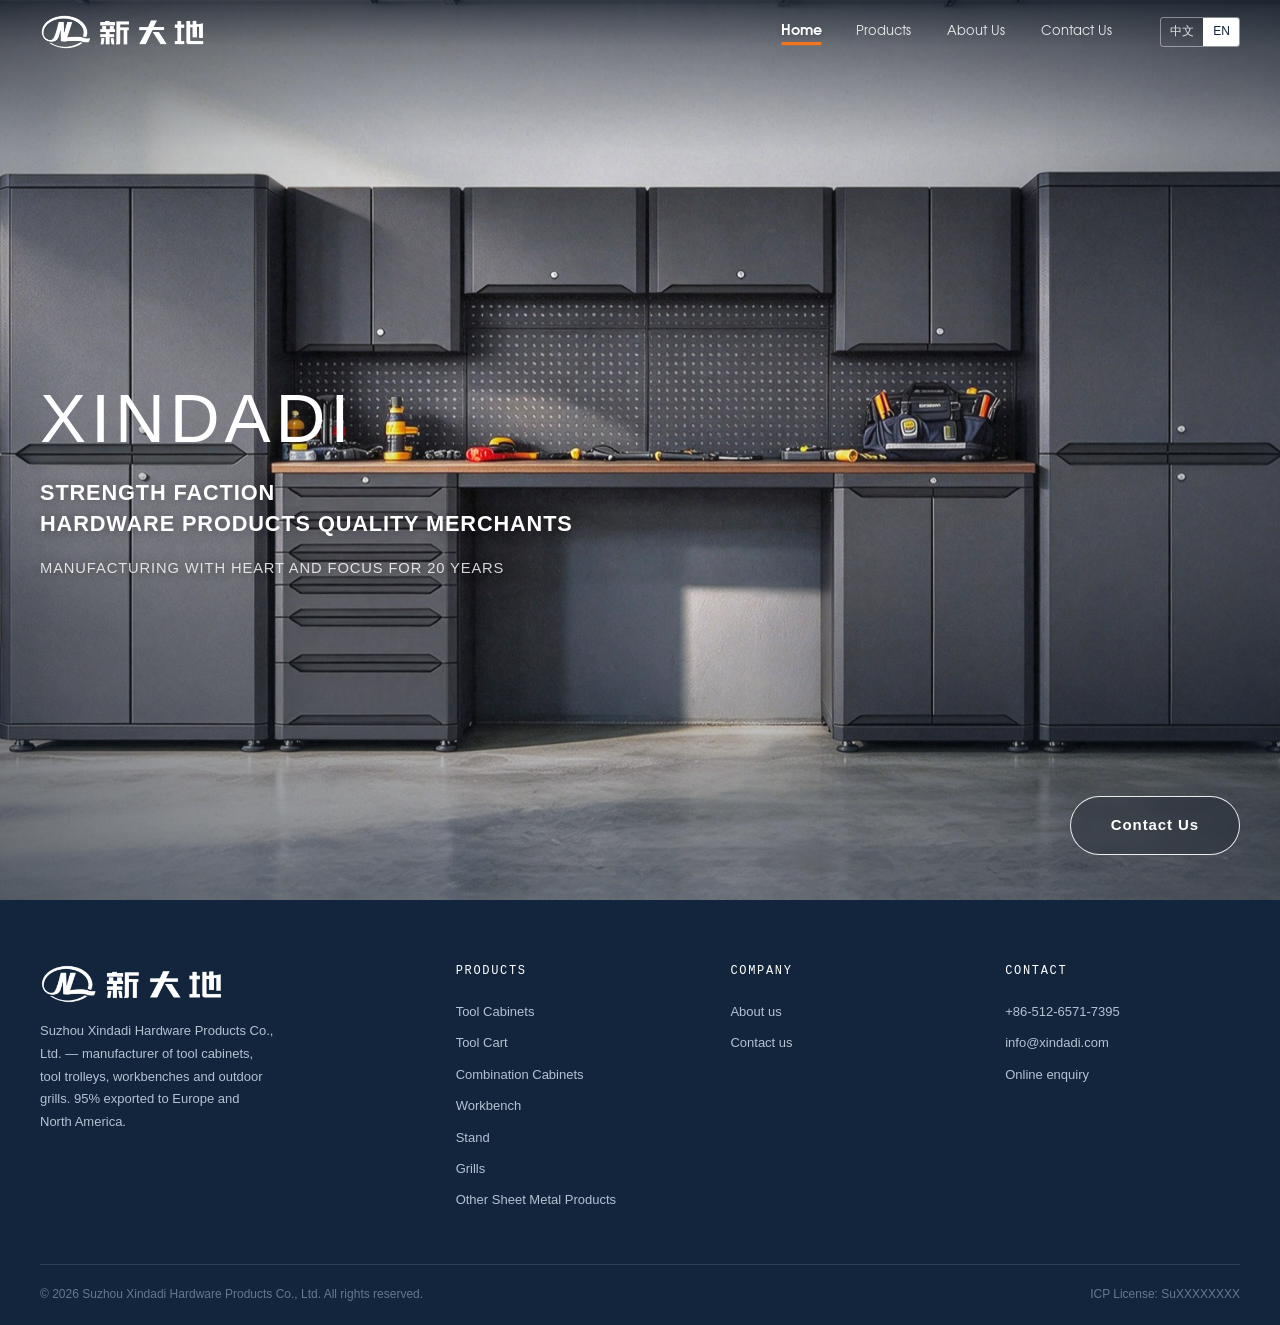
<file: index.html>
<!DOCTYPE html>
<html lang="en">
<head>
<meta charset="UTF-8">
<meta name="viewport" content="width=device-width, initial-scale=1.0">
<title>Xindadi Hardware | Tool Cabinet &amp; Outdoor Grill Manufacturer in Suzhou, China</title>
<meta name="description" content="Suzhou Xindadi Hardware Products Co., Ltd. — manufacturer of tool storage and outdoor grills since 1999. 95% of output exported to Europe and North America.">
<link rel="canonical" href="https://www.xindadi.com/en/">
<link rel="alternate" hreflang="en" href="https://www.xindadi.com/en/">
<link rel="alternate" hreflang="zh-CN" href="https://www.xindadi.com/zh/">
<link rel="alternate" hreflang="x-default" href="https://www.xindadi.com/en/">
<meta name="robots" content="noindex, follow">

<!-- 入站默认进入英文站：JS 立即跳转，meta refresh 作为无 JS 时的兜底 -->
<meta http-equiv="refresh" content="0; url=en/">
<script>location.replace('en/');</script>

<style>
  :root { color-scheme: light; }
  body {
    margin: 0; min-height: 100vh; display: grid; place-items: center;
    background: #F4F7FA; color: #12253C; padding: 24px;
    font-family: -apple-system, BlinkMacSystemFont, "Segoe UI", "PingFang SC",
                 "Microsoft YaHei", sans-serif;
  }
  .box { text-align: center; max-width: 440px; }
  .mark {
    width: 48px; height: 48px; margin: 0 auto 20px; display: grid; place-items: center;
    background: #1E3A5F; color: #fff; font-size: 22px; font-weight: 700; border-radius: 3px;
  }
  h1 { font-size: 20px; margin: 0 0 6px; letter-spacing: -0.01em; }
  p { margin: 0 0 24px; font-size: 13px; color: #4B5D73; }
  .links { display: flex; gap: 12px; justify-content: center; }
  a {
    display: inline-block; padding: 11px 24px; font-size: 13px; font-weight: 600;
    text-decoration: none; border-radius: 3px; border: 1px solid #C3CFDC; color: #1E3A5F;
  }
  a.primary { background: #1E3A5F; border-color: #1E3A5F; color: #fff; }
</style>
<link rel="icon" href="assets/img/logo/favicon-32.png" sizes="32x32" type="image/png">
<link rel="icon" href="assets/img/logo/favicon-192.png" sizes="192x192" type="image/png">
<link rel="apple-touch-icon" href="assets/img/logo/apple-touch-icon.png">
</head>
<body>
  <div class="box">
    <div class="mark" aria-hidden="true">X</div>
    <h1>Xindadi Hardware</h1>
    <p>Professional tool storage &amp; outdoor grill manufacturer since 1999.<br>Suzhou, China</p>
    <div class="links">
      <a class="primary" href="en/" hreflang="en">English</a>
      <a href="zh/" hreflang="zh-CN" lang="zh-CN">中文</a>
    </div>
  </div>
</body>
</html>
</file>
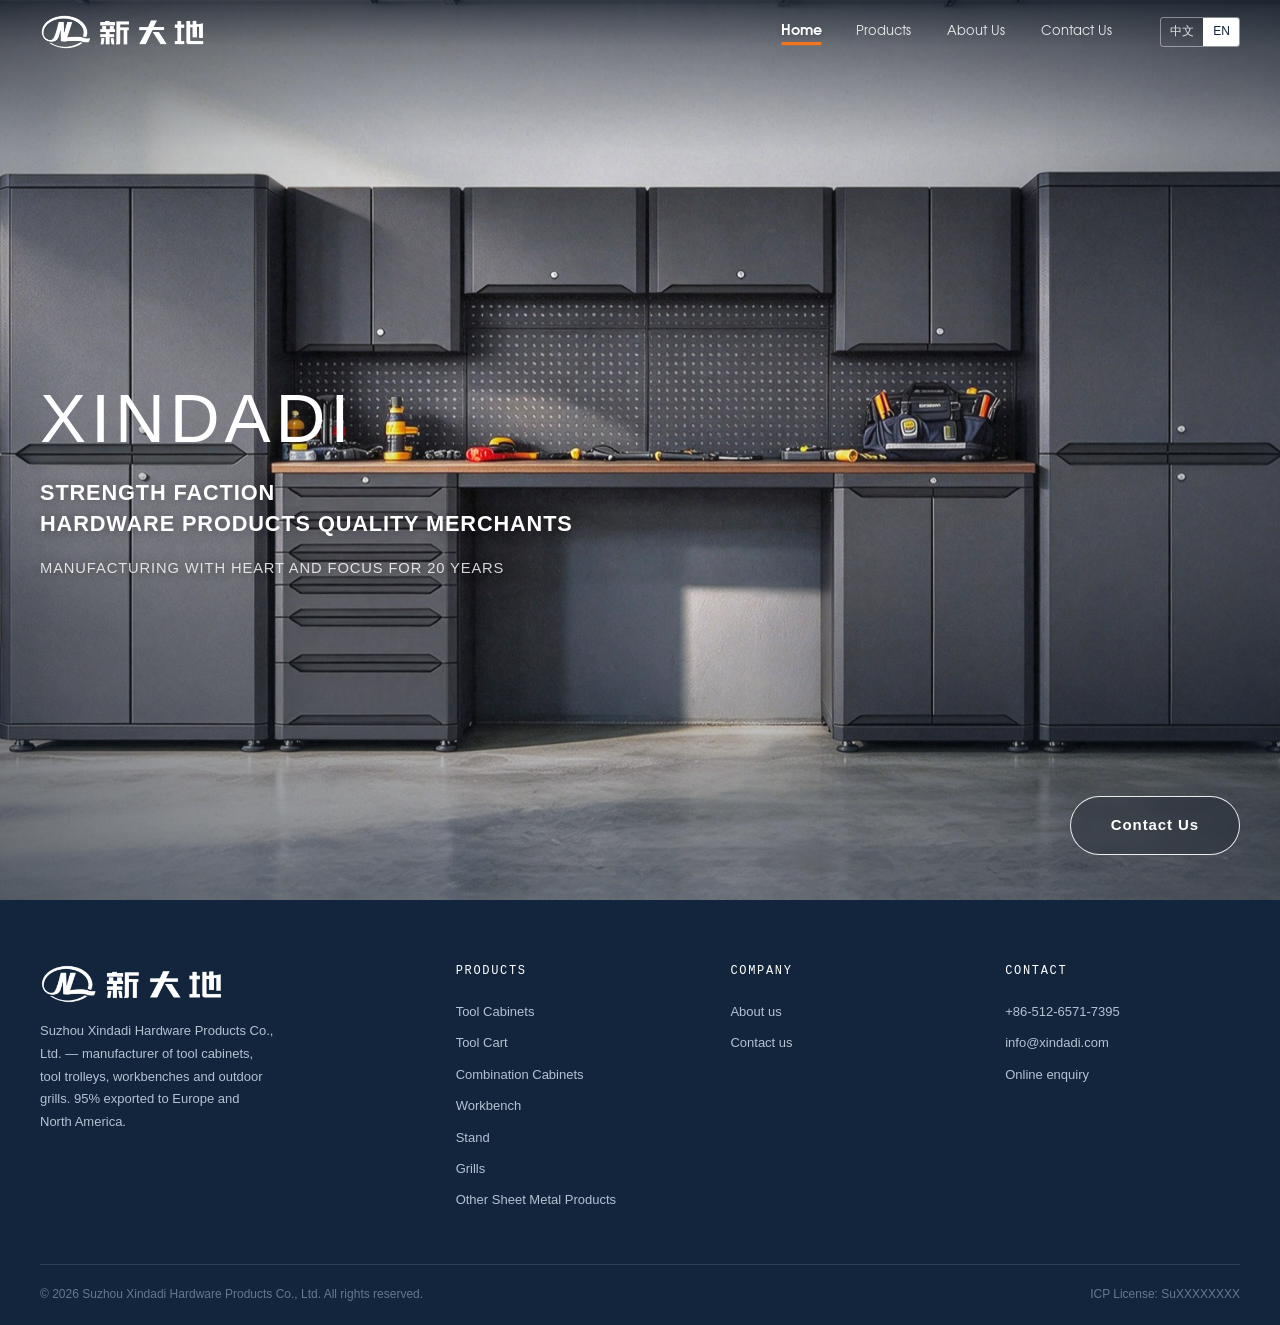
<file: en/index.html>
<!DOCTYPE html>
<html lang="en">
<head>
<meta charset="UTF-8">
<meta name="viewport" content="width=device-width, initial-scale=1.0">
<title>Xindadi Hardware — Tool Cabinets, Tool Carts, Stands, Workbenches &amp; Grills | Suzhou, China</title>
<meta name="description" content="Founded in 1999, Suzhou Xindadi Hardware Products Co., Ltd. manufactures tool cabinets, tool trolleys, workbenches, storage cabinets, tool racks and outdoor grills. 95% of output exported to Europe and North America. ISO 9001 certified.">
<link rel="canonical" href="https://www.xindadi.com/en/">
<link rel="alternate" hreflang="zh-CN" href="https://www.xindadi.com/zh/">
<link rel="alternate" hreflang="en" href="https://www.xindadi.com/en/">
<link rel="alternate" hreflang="x-default" href="https://www.xindadi.com/">

<meta property="og:type" content="website">
<meta property="og:site_name" content="Xindadi Hardware">
<meta property="og:title" content="Xindadi Hardware — Professional Tool Storage &amp; Outdoor Grills Manufacturer">
<meta property="og:description" content="Manufacturing tool cabinets, trolleys, workbenches and outdoor grills since 1999. 95% exported to Europe and North America.">
<meta property="og:url" content="https://www.xindadi.com/en/">
<meta property="og:locale" content="en_US">
<meta property="og:locale:alternate" content="zh_CN">

<link rel="stylesheet" href="../assets/css/tokens.css">
<link rel="stylesheet" href="../assets/css/base.css">
<link rel="stylesheet" href="../assets/css/site.css?v=4">
<link rel="icon" href="../assets/img/logo/favicon-32.png" sizes="32x32" type="image/png">
<link rel="icon" href="../assets/img/logo/favicon-192.png" sizes="192x192" type="image/png">
<link rel="apple-touch-icon" href="../assets/img/logo/apple-touch-icon.png">
</head>
<body class="page-home">

<a class="skip-link" href="#main">Skip to main content</a>

<!-- ===================== Top bar ===================== -->
<div class="topbar">
  <div class="container topbar__inner">
    <div class="topbar__meta">
      <a href="tel:+8651265717395">+86-512-6571-7395</a>
      <span class="topbar__sep" aria-hidden="true"></span>
      <a href="mailto:info@xindadi.com">info@xindadi.com</a>
    </div>
    <span class="topbar__tag">Est. 1999 · Suzhou, China</span>
  </div>
</div>

<!-- ===================== Header ===================== -->
<header class="site-header">
  <div class="container site-header__inner">
    <a class="brand" href="index.html">
      <img class="brand__logo" src="../assets/img/logo/xindadi-logo-white.png"
           alt="Xindadi Hardware — tool storage and outdoor grill manufacturer" width="165" height="36">
    </a>

    <nav class="nav" id="site-nav" aria-label="Main navigation">
      <a class="nav__link" href="index.html" aria-current="page">Home</a>
      <a class="nav__link" href="products.html">Products</a>
      <a class="nav__link" href="about.html">About Us</a>
      <a class="nav__link" href="contact.html">Contact Us</a>
    </nav>

    <div class="header__actions">
      <div class="lang-switch" aria-label="Language">
        <a href="../zh/index.html" hreflang="zh-CN" lang="zh-CN">中文</a>
        <a href="index.html" aria-current="true" lang="en">EN</a>
      </div>
      <a class="btn btn--primary btn--sm" href="contact.html">Request a Quote</a>
      <button class="nav-toggle" aria-expanded="false" aria-controls="site-nav" aria-label="Open menu">
        <span></span><span></span><span></span>
      </button>
    </div>
  </div>
</header>

<main id="main">

  <!-- ===================== 首屏 ===================== -->
  <section class="hero-stage" id="hero" aria-label="Xindadi Hardware">
    <div class="hs-bg">
      <img src="../assets/img/hero/slide-1.jpg" alt="Tool cabinets and chests in a workshop" fetchpriority="high">
    </div>

    <div class="hs-body">
      <div class="container">
        <div class="hs-copy">
          <h1 class="hs-wordmark">XINDADI<span class="sr-only"> — Professional Tool Storage and Outdoor Grill Manufacturer</span></h1>
          <div class="hs-lines">
            <p class="hs-line">STRENGTH FACTION</p>
            <p class="hs-line">HARDWARE PRODUCTS QUALITY MERCHANTS</p>
          </div>
          <p class="hs-note">MANUFACTURING WITH HEART AND FOCUS FOR 20 YEARS</p>
        </div>
      </div>
    </div>

    <div class="hs-bar">
      <div class="container hs-bar__inner">
        <a class="btn btn--pill" href="contact.html">Contact Us</a>
      </div>
    </div>
  </section>

</main>

<!-- ===================== Footer ===================== -->
<footer class="site-footer">
  <div class="container">
    <div class="footer-grid">
      <div class="footer-brand">
        <a class="brand" href="index.html">
          <img class="brand__logo brand__logo--footer" src="../assets/img/logo/xindadi-logo-white.png"
               alt="Xindadi Hardware" width="183" height="40">
        </a>
        <p class="footer-brand__desc">
          Suzhou Xindadi Hardware Products Co., Ltd. — manufacturer of tool cabinets,
          tool trolleys, workbenches and outdoor grills. 95% exported to Europe and
          North America.
        </p>
      </div>

      <div class="footer-col">
        <h4>Products</h4>
        <a href="category.html?cat=cabinets">Tool Cabinets</a>
        <a href="category.html?cat=carts">Tool Cart</a>
        <a href="category.html?cat=combination">Combination Cabinets</a>
        <a href="category.html?cat=benches">Workbench</a>
        <a href="category.html?cat=stands">Stand</a>
        <a href="category.html?cat=grills">Grills</a>
        <a href="category.html?cat=others">Other Sheet Metal Products</a>
      </div>

      <div class="footer-col">
        <h4>Company</h4>
        <a href="about.html">About us</a>
        <a href="contact.html">Contact us</a>
      </div>

      <div class="footer-col">
        <h4>Contact</h4>
        <a href="tel:+8651265717395">+86-512-6571-7395</a>
        <a href="mailto:info@xindadi.com">info@xindadi.com</a>
        <a href="contact.html">Online enquiry</a>
      </div>
    </div>

    <div class="footer-bottom">
      <span>© <span data-year>2026</span> Suzhou Xindadi Hardware Products Co., Ltd. All rights reserved.</span>
      <span>ICP License: SuXXXXXXXX</span>
    </div>
  </div>
</footer>

<script src="../assets/js/site.js"></script>
</body>
</html>
</file>
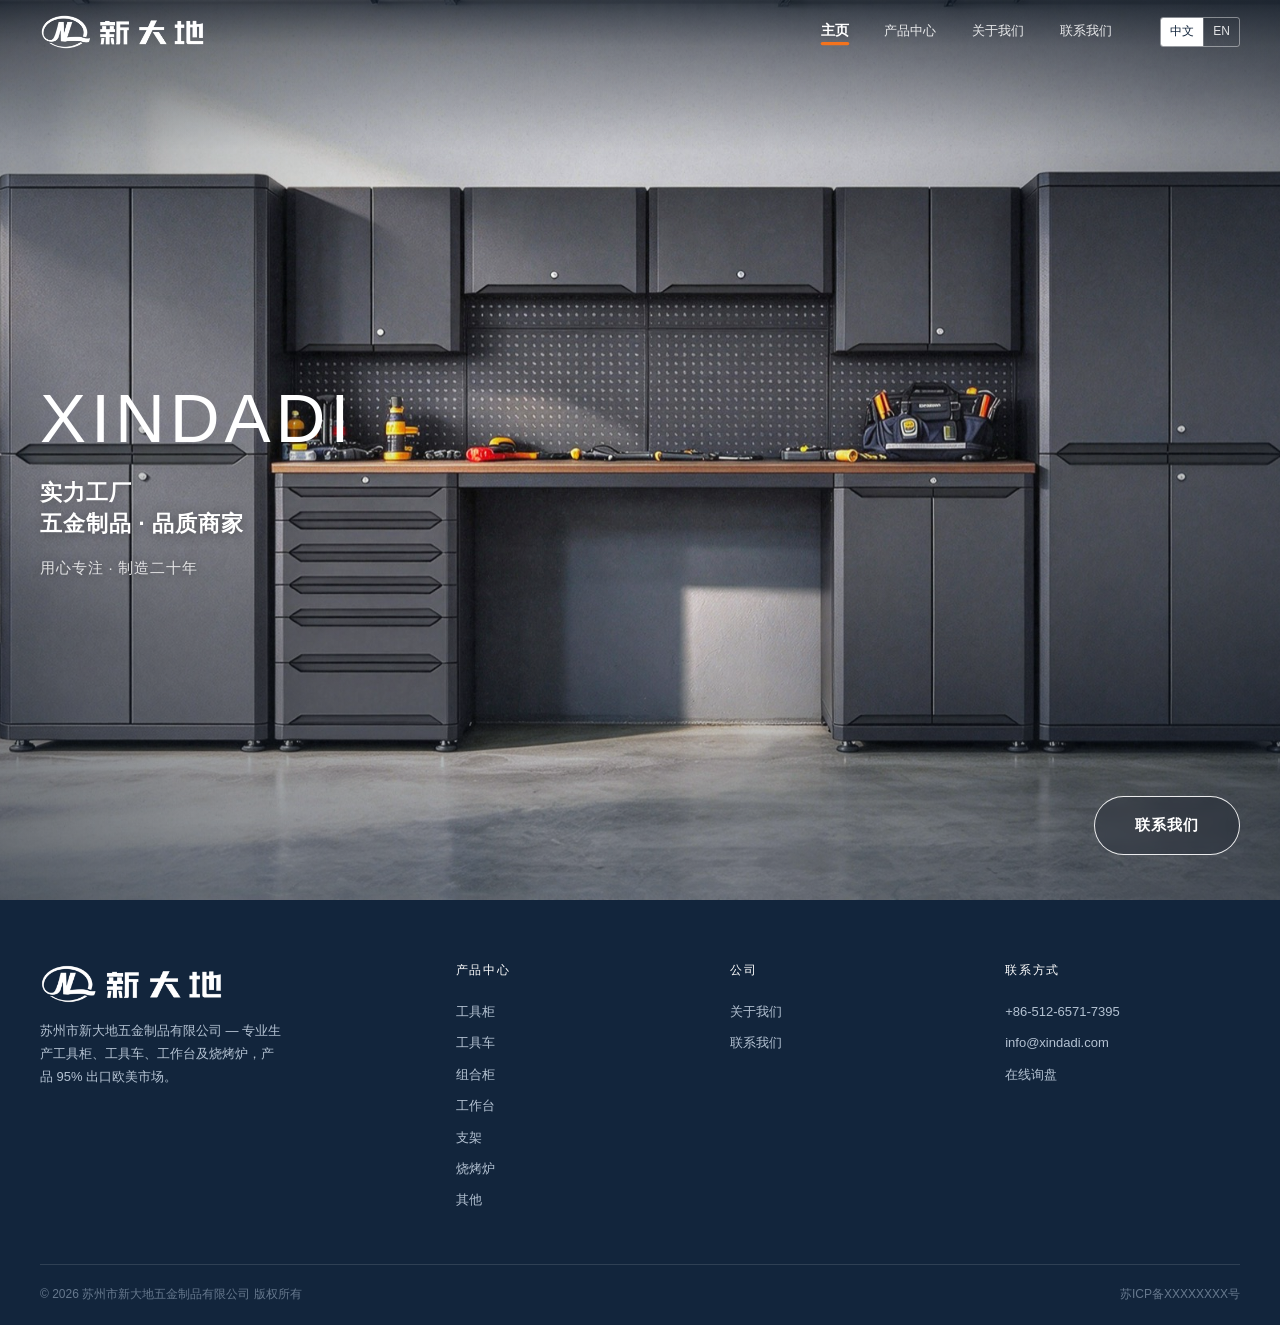
<file: zh/index.html>
<!DOCTYPE html>
<html lang="zh-CN">
<head>
<meta charset="UTF-8">
<meta name="viewport" content="width=device-width, initial-scale=1.0">
<title>新大地五金｜工具柜·工具车·工作台·烧烤炉制造商 — 苏州</title>
<meta name="description" content="苏州市新大地五金制品有限公司成立于 1999 年，专业生产工具柜、工具车、支架、工作台、烧烤炉及其他，产品 95% 出口欧美市场，通过 ISO 9001 质量管理体系认证。">
<link rel="canonical" href="https://www.xindadi.com/zh/">
<link rel="alternate" hreflang="zh-CN" href="https://www.xindadi.com/zh/">
<link rel="alternate" hreflang="en" href="https://www.xindadi.com/en/">
<link rel="alternate" hreflang="x-default" href="https://www.xindadi.com/">

<meta property="og:type" content="website">
<meta property="og:site_name" content="新大地五金">
<meta property="og:title" content="新大地五金｜专业工具储物与户外烤炉制造商">
<meta property="og:description" content="自 1999 年起专业生产工具柜、工具车、工作台与烧烤炉，产品 95% 出口欧美市场。">
<meta property="og:url" content="https://www.xindadi.com/zh/">
<meta property="og:locale" content="zh_CN">
<meta property="og:locale:alternate" content="en_US">

<link rel="stylesheet" href="../assets/css/tokens.css">
<link rel="stylesheet" href="../assets/css/base.css">
<link rel="stylesheet" href="../assets/css/site.css?v=4">
<link rel="icon" href="../assets/img/logo/favicon-32.png" sizes="32x32" type="image/png">
<link rel="icon" href="../assets/img/logo/favicon-192.png" sizes="192x192" type="image/png">
<link rel="apple-touch-icon" href="../assets/img/logo/apple-touch-icon.png">
</head>
<body class="page-home">

<a class="skip-link" href="#main">跳到主要内容</a>

<!-- ===================== 顶部条 ===================== -->
<div class="topbar">
  <div class="container topbar__inner">
    <div class="topbar__meta">
      <a href="tel:+8651265717395">+86-512-6571-7395</a>
      <span class="topbar__sep" aria-hidden="true"></span>
      <a href="mailto:info@xindadi.com">info@xindadi.com</a>
    </div>
    <span class="topbar__tag">Est. 1999 · Suzhou, China</span>
  </div>
</div>

<!-- ===================== 主站头 ===================== -->
<header class="site-header">
  <div class="container site-header__inner">
    <a class="brand" href="index.html">
      <img class="brand__logo" src="../assets/img/logo/xindadi-logo-white.png"
           alt="新大地五金 — 工具储物与户外烤炉制造商" width="165" height="36">
    </a>

    <nav class="nav" id="site-nav" aria-label="主导航">
      <a class="nav__link" href="index.html" aria-current="page">主页</a>
      <a class="nav__link" href="products.html">产品中心</a>
      <a class="nav__link" href="about.html">关于我们</a>
      <a class="nav__link" href="contact.html">联系我们</a>
    </nav>

    <div class="header__actions">
      <div class="lang-switch" aria-label="语言切换">
        <a href="index.html" aria-current="true" lang="zh-CN">中文</a>
        <a href="../en/index.html" hreflang="en" lang="en">EN</a>
      </div>
      <a class="btn btn--primary btn--sm" href="contact.html">获取报价</a>
      <button class="nav-toggle" aria-expanded="false" aria-controls="site-nav" aria-label="打开菜单">
        <span></span><span></span><span></span>
      </button>
    </div>
  </div>
</header>

<main id="main">

  <!-- ===================== 首屏 ===================== -->
  <section class="hero-stage" id="hero" aria-label="新大地五金">
    <div class="hs-bg">
      <img src="../assets/img/hero/slide-1.jpg" alt="车间内的工具箱柜与工具车" fetchpriority="high">
    </div>

    <div class="hs-body">
      <div class="container">
        <div class="hs-copy">
          <h1 class="hs-wordmark">XINDADI<span class="sr-only"> — 专业工具储物与户外烤炉制造商</span></h1>
          <div class="hs-lines">
            <p class="hs-line">实力工厂</p>
            <p class="hs-line">五金制品 · 品质商家</p>
          </div>
          <p class="hs-note">用心专注 · 制造二十年</p>
        </div>
      </div>
    </div>

    <div class="hs-bar">
      <div class="container hs-bar__inner">
        <a class="btn btn--pill" href="contact.html">联系我们</a>
      </div>
    </div>
  </section>

</main>

<!-- ===================== 页脚 ===================== -->
<footer class="site-footer">
  <div class="container">
    <div class="footer-grid">
      <div class="footer-brand">
        <a class="brand" href="index.html">
          <img class="brand__logo brand__logo--footer" src="../assets/img/logo/xindadi-logo-white.png"
               alt="新大地五金" width="183" height="40">
        </a>
        <p class="footer-brand__desc">
          苏州市新大地五金制品有限公司 — 专业生产工具柜、工具车、工作台及烧烤炉，产品 95% 出口欧美市场。
        </p>
      </div>

      <div class="footer-col">
        <h4>产品中心</h4>
        <a href="category.html?cat=cabinets">工具柜</a>
        <a href="category.html?cat=carts">工具车</a>
        <a href="category.html?cat=combination">组合柜</a>
        <a href="category.html?cat=benches">工作台</a>
        <a href="category.html?cat=stands">支架</a>
        <a href="category.html?cat=grills">烧烤炉</a>
        <a href="category.html?cat=others">其他</a>
      </div>

      <div class="footer-col">
        <h4>公司</h4>
        <a href="about.html">关于我们</a>
        <a href="contact.html">联系我们</a>
      </div>

      <div class="footer-col">
        <h4>联系方式</h4>
        <a href="tel:+8651265717395">+86-512-6571-7395</a>
        <a href="mailto:info@xindadi.com">info@xindadi.com</a>
        <a href="contact.html">在线询盘</a>
      </div>
    </div>

    <div class="footer-bottom">
      <span>© <span data-year>2026</span> 苏州市新大地五金制品有限公司 版权所有</span>
      <span>苏ICP备XXXXXXXX号</span>
    </div>
  </div>
</footer>

<script src="../assets/js/site.js"></script>
</body>
</html>
</file>
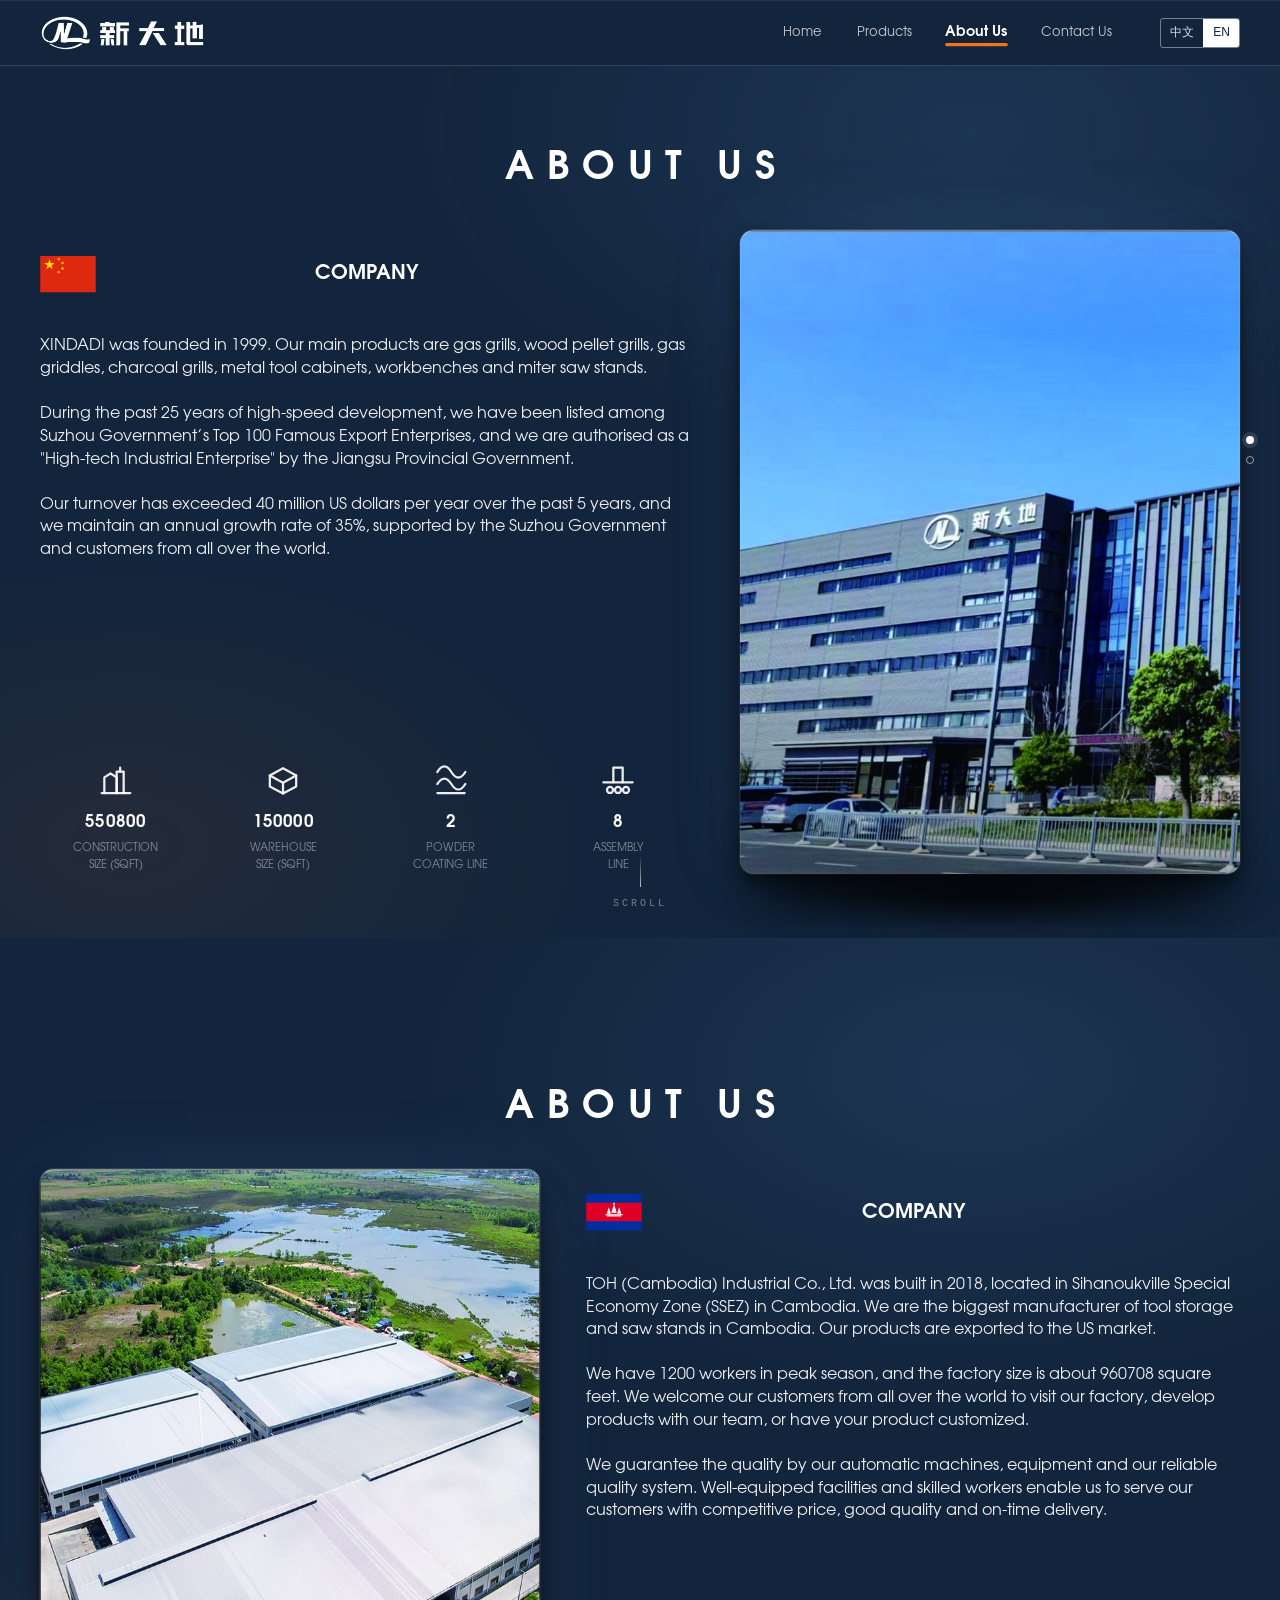
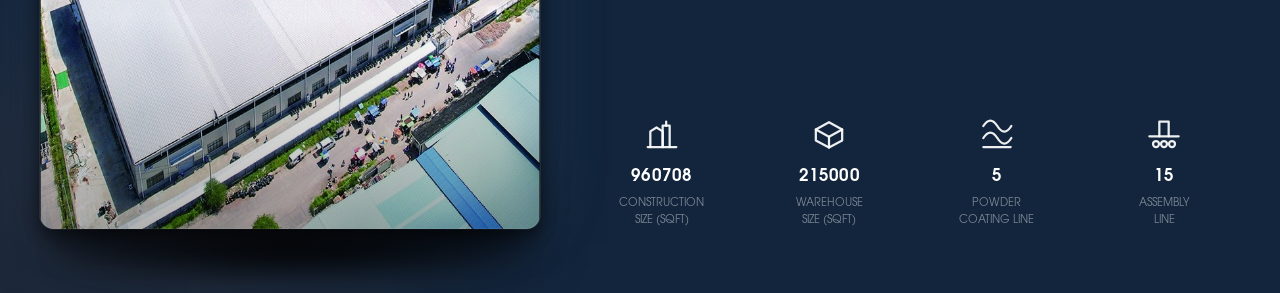
<file: en/about.html>
<!DOCTYPE html>
<html lang="en">
<head>
<meta charset="UTF-8">
<meta name="viewport" content="width=device-width, initial-scale=1.0">
<title>About Us — Xindadi Hardware | Two Factories in Suzhou &amp; Cambodia</title>
<meta name="description" content="Suzhou Xindadi Hardware was founded in 1999. 550,800 sqft plant in Suzhou, China and 960,708 sqft plant in Sihanoukville, Cambodia — gas grills, tool cabinets, workbenches and miter saw stands.">
<link rel="canonical" href="https://www.xindadi.com/en/about.html">
<link rel="alternate" hreflang="zh-CN" href="https://www.xindadi.com/zh/about.html">
<link rel="alternate" hreflang="en" href="https://www.xindadi.com/en/about.html">
<link rel="alternate" hreflang="x-default" href="https://www.xindadi.com/en/about.html">

<meta property="og:type" content="website">
<meta property="og:site_name" content="Xindadi Hardware">
<meta property="og:title" content="About Xindadi Hardware — Suzhou &amp; Cambodia">
<meta property="og:description" content="Two manufacturing bases, 1.5 million sqft combined, 1,200 workers in peak season — tool storage and outdoor cooking equipment for Europe and North America.">
<meta property="og:url" content="https://www.xindadi.com/en/about.html">
<meta property="og:image" content="https://www.xindadi.com/assets/img/about/suzhou-facility.jpg">
<meta property="og:locale" content="en_US">
<meta property="og:locale:alternate" content="zh_CN">

<link rel="stylesheet" href="../assets/css/tokens.css">
<link rel="stylesheet" href="../assets/css/base.css">
<link rel="stylesheet" href="../assets/css/site.css?v=4">
<link rel="stylesheet" href="../assets/css/about.css?v=6">
<link rel="icon" href="../assets/img/logo/favicon-32.png" sizes="32x32" type="image/png">
<link rel="icon" href="../assets/img/logo/favicon-192.png" sizes="192x192" type="image/png">
<link rel="apple-touch-icon" href="../assets/img/logo/apple-touch-icon.png">
</head>
<body class="page-about">

<a class="skip-link" href="#main">Skip to main content</a>

<!-- ===================== Header ===================== -->
<header class="site-header">
  <div class="container site-header__inner">
    <a class="brand" href="index.html">
      <img class="brand__logo" src="../assets/img/logo/xindadi-logo-white.png"
           alt="Xindadi Hardware — tool storage and outdoor grill manufacturer" width="165" height="36">
    </a>

    <nav class="nav" id="site-nav" aria-label="Main navigation">
      <a class="nav__link" href="index.html">Home</a>
      <a class="nav__link" href="products.html">Products</a>
      <a class="nav__link" href="about.html" aria-current="page">About Us</a>
      <a class="nav__link" href="contact.html">Contact Us</a>
    </nav>

    <div class="header__actions">
      <div class="lang-switch" aria-label="Language">
        <a href="../zh/about.html" hreflang="zh-CN" lang="zh-CN">中文</a>
        <a href="about.html" aria-current="true" lang="en">EN</a>
      </div>
      <button class="nav-toggle" aria-expanded="false" aria-controls="site-nav" aria-label="Open menu">
        <span></span><span></span><span></span>
      </button>
    </div>
  </div>
</header>

<main id="main" class="about-main">

  <!-- ===================== 第一屏：中国 · 苏州 ===================== -->
  <section class="about-slide" id="suzhou" aria-labelledby="about-cn-title">
    <div class="about-slide__inner">
      <h1 class="about-title" id="about-cn-title">About Us</h1>

      <div class="about-grid">
        <div class="about-copy">
          <p class="about-eyebrow">
            <img class="about-flag" src="../assets/img/about/flag-cn.svg" alt="Flag of China" width="26" height="17">
            <span>Company</span>
          </p>

          <p class="about-para">XINDADI was founded in 1999. Our main products are gas grills, wood pellet grills, gas griddles, charcoal grills, metal tool cabinets, workbenches and miter saw stands.</p>
          <p class="about-para">During the past 25 years of high-speed development, we have been listed among Suzhou Government’s Top 100 Famous Export Enterprises, and we are authorised as a "High-tech Industrial Enterprise" by the Jiangsu Provincial Government.</p>
          <p class="about-para">Our turnover has exceeded 40 million US dollars per year over the past 5 years, and we maintain an annual growth rate of 35%, supported by the Suzhou Government and customers from all over the world.</p>

          <ul class="about-stats">
            <li class="about-stat">
              <span class="about-stat__mark" aria-hidden="true">
                <svg viewBox="0 0 24 24"><path d="M3.4 19.2h17.2"/><path d="M5 19.2V9.8l3.7-2.3 3.7 2.3v9.4"/><path d="M12.4 19.2V6.4h4.2v12.8"/><path d="M14.5 6.4V4"/></svg>
              </span>
              <span class="about-stat__num">550800</span>
              <span class="about-stat__label">Construction<br>size (sqft)</span>
            </li>
            <li class="about-stat">
              <span class="about-stat__mark" aria-hidden="true">
                <svg viewBox="0 0 24 24"><path d="M12 4.3 19.9 8.7v6.6L12 19.5 4.1 15.3V8.7L12 4.3Z"/><path d="M4.1 8.7 12 13.1l7.9-4.4"/><path d="M12 13.1v6.4"/></svg>
              </span>
              <span class="about-stat__num">150000</span>
              <span class="about-stat__label">Warehouse<br>size (sqft)</span>
            </li>
            <li class="about-stat">
              <span class="about-stat__mark" aria-hidden="true">
                <svg viewBox="0 0 24 24"><path d="M3.8 6.6c2.7-4.4 5.7-4.4 8.4 0s5.7 4.4 8.4 0"/><path d="M3.8 13.8c2.7-4.4 5.7-4.4 8.4 0s5.7 4.4 8.4 0"/><path d="M3.8 19.2h16.4"/></svg>
              </span>
              <span class="about-stat__num">2</span>
              <span class="about-stat__label">Powder<br>coating line</span>
            </li>
            <li class="about-stat">
              <span class="about-stat__mark" aria-hidden="true">
                <svg viewBox="0 0 24 24"><path d="M3.2 12.8h17.6"/><circle cx="7.2" cy="17.4" r="1.8"/><circle cx="12" cy="17.4" r="1.8"/><circle cx="16.8" cy="17.4" r="1.8"/><path d="M9.2 12.8V3.9h5.6v8.9"/></svg>
              </span>
              <span class="about-stat__num">8</span>
              <span class="about-stat__label">Assembly<br>line</span>
            </li>
          </ul>
        </div>

        <figure class="about-figure">
          <img src="../assets/img/about/suzhou-facility.jpg" width="760" height="979" decoding="async"
               alt="Xindadi Hardware head office and factory building in Suzhou, China">
        </figure>
      </div>
    </div>

    <p class="about-hint" aria-hidden="true"><span></span>Scroll</p>
  </section>

  <!-- ===================== 第二屏：柬埔寨 · 西哈努克 ===================== -->
  <section class="about-slide about-slide--flip" id="cambodia" aria-labelledby="about-kh-title">
    <div class="about-slide__inner">
      <h2 class="about-title" id="about-kh-title">About Us</h2>

      <div class="about-grid">
        <div class="about-copy">
          <p class="about-eyebrow">
            <img class="about-flag" src="../assets/img/about/flag-kh.svg" alt="Flag of Cambodia" width="26" height="17">
            <span>Company</span>
          </p>

          <p class="about-para">TOH (Cambodia) Industrial Co., Ltd. was built in 2018, located in Sihanoukville Special Economy Zone (SSEZ) in Cambodia. We are the biggest manufacturer of tool storage and saw stands in Cambodia. Our products are exported to the US market.</p>
          <p class="about-para">We have 1200 workers in peak season, and the factory size is about 960708 square feet. We welcome our customers from all over the world to visit our factory, develop products with our team, or have your product customized.</p>
          <p class="about-para">We guarantee the quality by our automatic machines, equipment and our reliable quality system. Well-equipped facilities and skilled workers enable us to serve our customers with competitive price, good quality and on-time delivery.</p>

          <ul class="about-stats">
            <li class="about-stat">
              <span class="about-stat__mark" aria-hidden="true">
                <svg viewBox="0 0 24 24"><path d="M3.4 19.2h17.2"/><path d="M5 19.2V9.8l3.7-2.3 3.7 2.3v9.4"/><path d="M12.4 19.2V6.4h4.2v12.8"/><path d="M14.5 6.4V4"/></svg>
              </span>
              <span class="about-stat__num">960708</span>
              <span class="about-stat__label">Construction<br>size (sqft)</span>
            </li>
            <li class="about-stat">
              <span class="about-stat__mark" aria-hidden="true">
                <svg viewBox="0 0 24 24"><path d="M12 4.3 19.9 8.7v6.6L12 19.5 4.1 15.3V8.7L12 4.3Z"/><path d="M4.1 8.7 12 13.1l7.9-4.4"/><path d="M12 13.1v6.4"/></svg>
              </span>
              <span class="about-stat__num">215000</span>
              <span class="about-stat__label">Warehouse<br>size (sqft)</span>
            </li>
            <li class="about-stat">
              <span class="about-stat__mark" aria-hidden="true">
                <svg viewBox="0 0 24 24"><path d="M3.8 6.6c2.7-4.4 5.7-4.4 8.4 0s5.7 4.4 8.4 0"/><path d="M3.8 13.8c2.7-4.4 5.7-4.4 8.4 0s5.7 4.4 8.4 0"/><path d="M3.8 19.2h16.4"/></svg>
              </span>
              <span class="about-stat__num">5</span>
              <span class="about-stat__label">Powder<br>coating line</span>
            </li>
            <li class="about-stat">
              <span class="about-stat__mark" aria-hidden="true">
                <svg viewBox="0 0 24 24"><path d="M3.2 12.8h17.6"/><circle cx="7.2" cy="17.4" r="1.8"/><circle cx="12" cy="17.4" r="1.8"/><circle cx="16.8" cy="17.4" r="1.8"/><path d="M9.2 12.8V3.9h5.6v8.9"/></svg>
              </span>
              <span class="about-stat__num">15</span>
              <span class="about-stat__label">Assembly<br>line</span>
            </li>
          </ul>
        </div>

        <figure class="about-figure">
          <img src="../assets/img/about/cambodia-factory.jpg" width="760" height="1003" decoding="async" loading="lazy"
               alt="Aerial view of the TOH (Cambodia) Industrial factory in Sihanoukville Special Economy Zone">
        </figure>
      </div>
    </div>
  </section>

</main>

<div class="about-dots" id="about-dots" aria-label="Section navigation"></div>

<script src="../assets/js/site.js"></script>
</body>
</html>
</file>
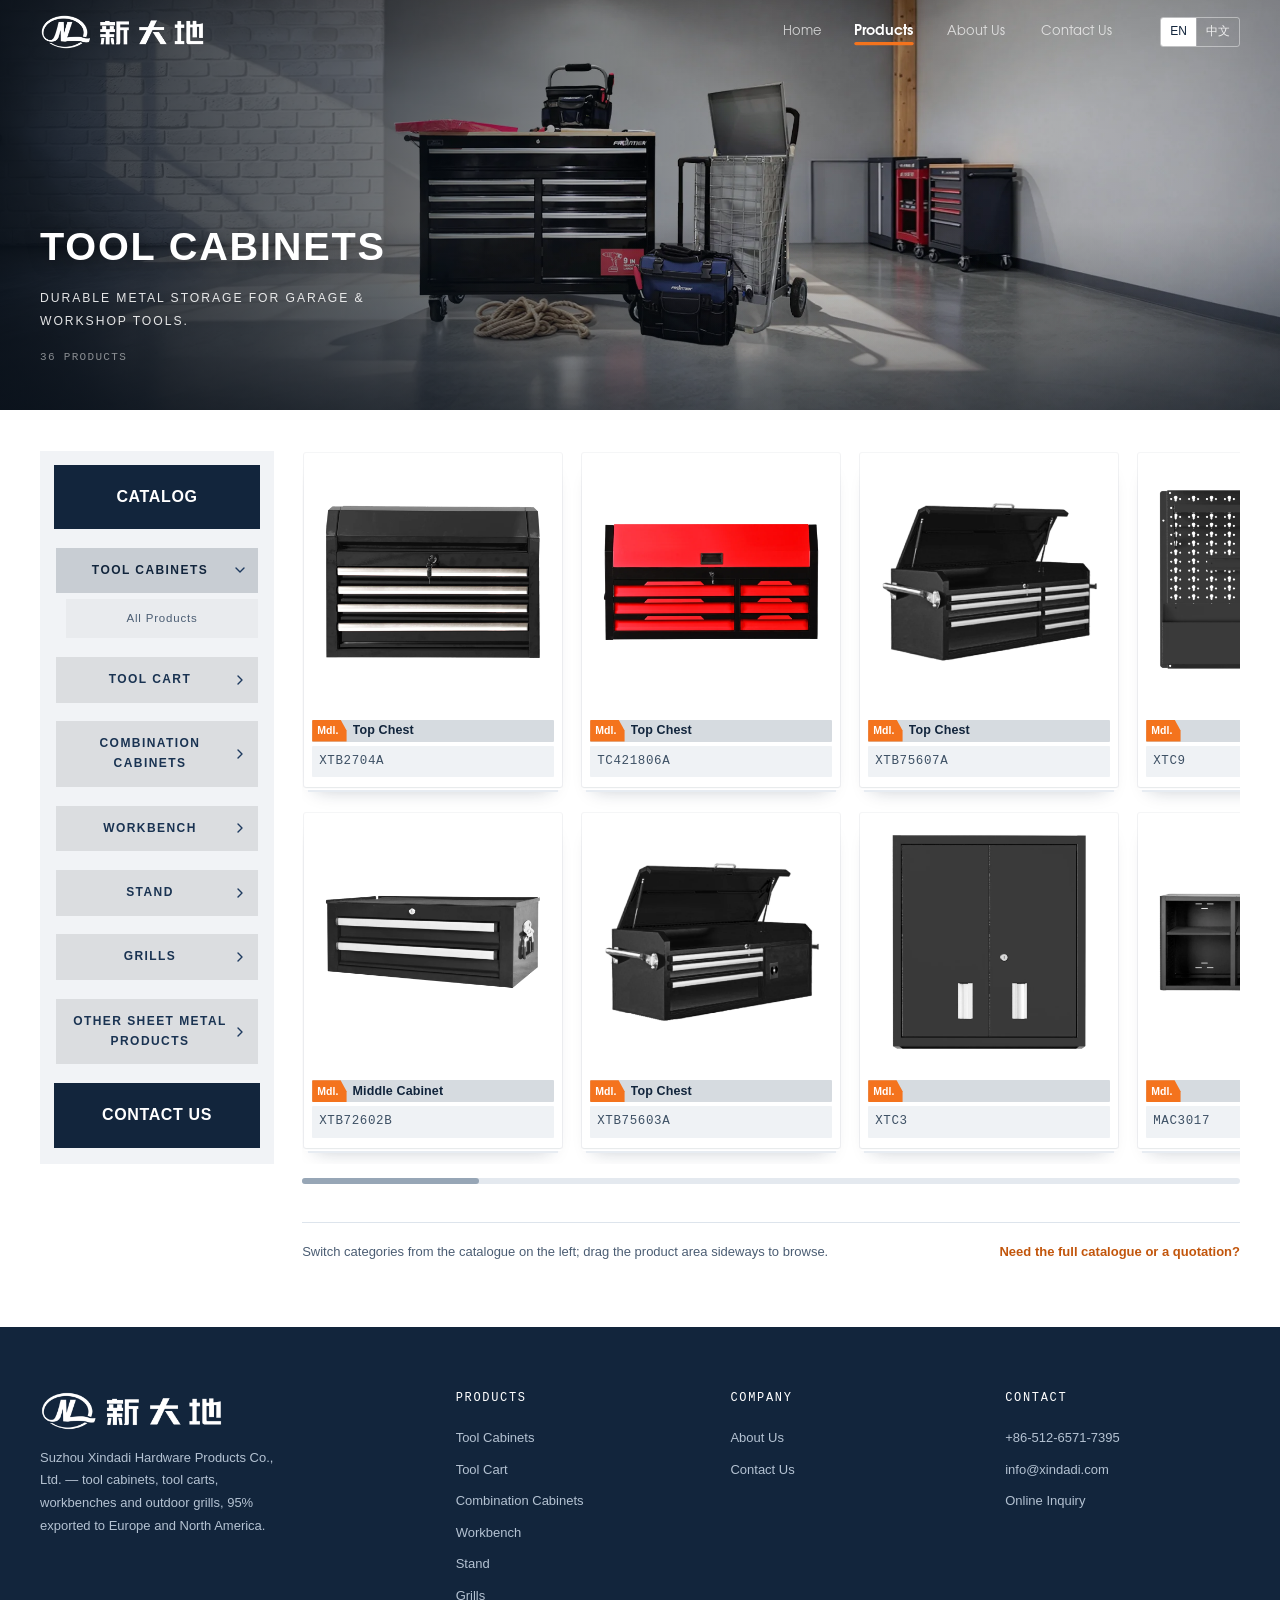
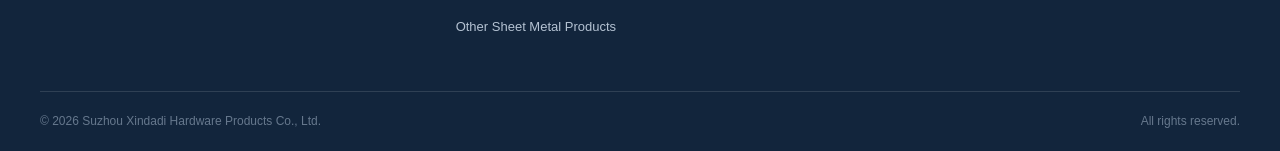
<file: en/category.html>
<!DOCTYPE html>
<html lang="en">
<head>
<meta charset="UTF-8">
<meta name="viewport" content="width=device-width, initial-scale=1.0">
<title>Product Categories｜Tool Cabinets, Tool Carts, Combination Cabinets, Workbenches, Stands, Grills — Xindadi Hardware</title>
<meta name="description" content="Xindadi Hardware product catalogue: tool cabinets, tool carts, combination cabinets, workbenches, stands, grills and custom sheet metal fabrication. Browse all models with product photos.">
<link rel="canonical" href="https://www.xindadi.com/en/category.html">
<link rel="alternate" hreflang="zh-CN" href="https://www.xindadi.com/zh/category.html">
<link rel="alternate" hreflang="en" href="https://www.xindadi.com/en/category.html">
<link rel="alternate" hreflang="x-default" href="https://www.xindadi.com/en/category.html">

<meta property="og:type" content="website">
<meta property="og:site_name" content="Xindadi Hardware">
<meta property="og:title" content="Product Categories｜Tool Cabinets, Tool Carts, Combination Cabinets, Workbenches, Stands, Grills — Xindadi Hardware">
<meta property="og:description" content="Xindadi Hardware product catalogue: tool cabinets, tool carts, combination cabinets, workbenches, stands, grills and custom sheet metal fabrication. Browse all models with product photos.">
<meta property="og:url" content="https://www.xindadi.com/en/category.html">
<meta property="og:locale" content="en_US">
<meta property="og:image" content="https://www.xindadi.com/assets/img/category/hero-cabinets.webp">

<link rel="preload" as="image" href="../assets/img/category/hero-cabinets.webp?v=3" fetchpriority="high">
<link rel="stylesheet" href="../assets/css/tokens.css">
<link rel="stylesheet" href="../assets/css/base.css">
<link rel="stylesheet" href="../assets/css/site.css?v=4">
<link rel="stylesheet" href="../assets/css/category.css?v=21">
<link rel="icon" href="../assets/img/logo/favicon-32.png" sizes="32x32" type="image/png">
<link rel="icon" href="../assets/img/logo/favicon-192.png" sizes="192x192" type="image/png">
<link rel="apple-touch-icon" href="../assets/img/logo/apple-touch-icon.png">
</head>
<body class="page-category">

<a class="skip-link" href="#main">Skip to main content</a>

<div class="topbar">
  <div class="container topbar__inner">
    <div class="topbar__meta">
      <a href="tel:+8651265717395">+86-512-6571-7395</a>
      <span class="topbar__sep" aria-hidden="true"></span>
      <a href="mailto:info@xindadi.com">info@xindadi.com</a>
    </div>
    <span class="topbar__tag">Est. 1999 · Suzhou, China</span>
  </div>
</div>

<header class="site-header">
  <div class="container site-header__inner">
    <a class="brand" href="index.html">
      <img class="brand__logo" src="../assets/img/logo/xindadi-logo-white.png"
           alt="Xindadi Hardware — Tool storage & outdoor grill manufacturer" width="165" height="36">
    </a>

    <nav class="nav" id="site-nav" aria-label="Main navigation">
      <a class="nav__link" href="index.html">Home</a>
      <a class="nav__link" href="products.html" aria-current="page">Products</a>
      <a class="nav__link" href="about.html">About Us</a>
      <a class="nav__link" href="contact.html">Contact Us</a>
    </nav>

    <div class="header__actions">
      <div class="lang-switch" aria-label="Language">
        <a href="../en/category.html" hreflang="en" lang="en" aria-current="true">EN</a>
        <a href="../zh/category.html" hreflang="zh-CN" lang="zh-CN">中文</a>
      </div>
      <a class="btn btn--primary btn--sm" href="contact.html">Get a Quote</a>
      <button class="nav-toggle" aria-expanded="false" aria-controls="site-nav" aria-label="Open menu">
        <span></span><span></span><span></span>
      </button>
    </div>
  </div>
</header>

<main id="main">

  <!-- ===================== ① 主图（随分类切换） ===================== -->
  <section class="ct-hero" aria-label="Category hero">
    <div class="ct-hero__bgs">
      <div class="ct-hero__bg is-active" data-cat="cabinets" style="background-image:url('../assets/img/category/hero-cabinets.webp?v=3')"></div>
      <div class="ct-hero__bg" data-cat="carts" style="background-image:url('../assets/img/category/hero-carts.webp?v=3')"></div>
      <div class="ct-hero__bg" data-cat="combination" style="background-image:url('../assets/img/category/hero-combination.webp?v=3')"></div>
      <div class="ct-hero__bg" data-cat="benches" style="background-image:url('../assets/img/category/hero-benches.webp?v=3')"></div>
      <div class="ct-hero__bg" data-cat="stands" style="background-image:url('../assets/img/category/hero-stands.webp?v=3')"></div>
      <div class="ct-hero__bg" data-cat="grills" style="background-image:url('../assets/img/category/hero-grills.webp?v=3')"></div>
      <div class="ct-hero__bg" data-cat="others" style="background-image:url('../assets/img/category/hero-others.webp?v=3')"></div>
    </div>
    <div class="ct-hero__scrim"></div>

    <div class="container ct-hero__inner">
      <h1 class="ct-hero__title" data-hero-title>Tool Cabinets</h1>
      <p class="ct-hero__ad" data-hero-ad>Durable metal storage for garage &amp; workshop tools.</p>
      <p class="ct-hero__count" data-hero-count>36 products</p>
    </div>
  </section>

  <!-- ===================== ② 左侧目录 + ③ 产品列表 ===================== -->
  <section class="ct-main">
    <div class="container ct-layout">

      <aside class="ct-nav" aria-label="Product catalogue">
        <div class="ct-nav__head">Catalog</div>
        <div class="ct-nav__list">
        <div class="ct-group" data-cat="cabinets" data-title="Tool Cabinets" data-ad="Durable metal storage for garage &amp; workshop tools." data-count="36 products" data-count-label="products">
          <button type="button" class="ct-group__btn">Tool Cabinets
            <svg class="ct-chev" viewBox="0 0 12 12" fill="none" aria-hidden="true"><path d="M4 2l4 4-4 4" stroke="currentColor" stroke-width="1.4" stroke-linecap="round" stroke-linejoin="round"/></svg>
          </button>
          <div class="ct-subs">
            <button type="button" class="ct-sub is-active" data-sub="">All Products</button>
          </div>
        </div>
        <div class="ct-group" data-cat="carts" data-title="Tool Cart" data-ad="Mobile metal trolleys for easy tool transport." data-count="9 products" data-count-label="products">
          <button type="button" class="ct-group__btn">Tool Cart
            <svg class="ct-chev" viewBox="0 0 12 12" fill="none" aria-hidden="true"><path d="M4 2l4 4-4 4" stroke="currentColor" stroke-width="1.4" stroke-linecap="round" stroke-linejoin="round"/></svg>
          </button>
          <div class="ct-subs">
            <button type="button" class="ct-sub is-active" data-sub="">All Products</button>
          </div>
        </div>
        <div class="ct-group" data-cat="combination" data-title="Combination Cabinets" data-ad="Modular cabinets — wall, base and side units combine freely." data-count="17 products" data-count-label="products">
          <button type="button" class="ct-group__btn">Combination Cabinets
            <svg class="ct-chev" viewBox="0 0 12 12" fill="none" aria-hidden="true"><path d="M4 2l4 4-4 4" stroke="currentColor" stroke-width="1.4" stroke-linecap="round" stroke-linejoin="round"/></svg>
          </button>
          <div class="ct-subs">
            <button type="button" class="ct-sub is-active" data-sub="">All Products</button>
          </div>
        </div>
        <div class="ct-group" data-cat="benches" data-title="Workbench" data-ad="Heavy-duty work surfaces for workshop operation." data-count="10 products" data-count-label="products">
          <button type="button" class="ct-group__btn">Workbench
            <svg class="ct-chev" viewBox="0 0 12 12" fill="none" aria-hidden="true"><path d="M4 2l4 4-4 4" stroke="currentColor" stroke-width="1.4" stroke-linecap="round" stroke-linejoin="round"/></svg>
          </button>
          <div class="ct-subs">
            <button type="button" class="ct-sub is-active" data-sub="">All Products</button>
          </div>
        </div>
        <div class="ct-group" data-cat="stands" data-title="Stand" data-ad="Sturdy support frames for saws and equipment." data-count="15 products" data-count-label="products">
          <button type="button" class="ct-group__btn">Stand
            <svg class="ct-chev" viewBox="0 0 12 12" fill="none" aria-hidden="true"><path d="M4 2l4 4-4 4" stroke="currentColor" stroke-width="1.4" stroke-linecap="round" stroke-linejoin="round"/></svg>
          </button>
          <div class="ct-subs">
            <button type="button" class="ct-sub is-active" data-sub="">All Products</button>
          </div>
        </div>
        <div class="ct-group" data-cat="grills" data-title="Grills" data-ad="Premium metal barbecue units for outdoor cooking." data-count="24 products" data-count-label="products">
          <button type="button" class="ct-group__btn">Grills
            <svg class="ct-chev" viewBox="0 0 12 12" fill="none" aria-hidden="true"><path d="M4 2l4 4-4 4" stroke="currentColor" stroke-width="1.4" stroke-linecap="round" stroke-linejoin="round"/></svg>
          </button>
          <div class="ct-subs">
            <button type="button" class="ct-sub" data-sub="griddle">Griddle</button>
            <button type="button" class="ct-sub" data-sub="gas-grill">Gas Grill</button>
            <button type="button" class="ct-sub" data-sub="pellet-grill">Pellet Grill</button>
            <button type="button" class="ct-sub" data-sub="charcoal-grill">Charcoal Grill</button>
            <button type="button" class="ct-sub" data-sub="fire-pit">Fire Pit</button>
            <button type="button" class="ct-sub" data-sub="tabletop-grill">Tabletop Grill</button>
            <button type="button" class="ct-sub" data-sub="smoker">Smoker</button>
          </div>
        </div>
        <div class="ct-group" data-cat="others" data-title="Other Sheet Metal Products" data-ad="Customized sheet metal fabrication for diverse needs." data-count="0 products" data-count-label="products">
          <button type="button" class="ct-group__btn">Other Sheet Metal Products
            <svg class="ct-chev" viewBox="0 0 12 12" fill="none" aria-hidden="true"><path d="M4 2l4 4-4 4" stroke="currentColor" stroke-width="1.4" stroke-linecap="round" stroke-linejoin="round"/></svg>
          </button>
        </div>
        </div>
        <a class="ct-nav__contact" href="contact.html">Contact Us</a>
      </aside>

      <div class="ct-stage">
      <div class="ct-panel is-active" id="cat-cabinets" data-cat="cabinets">
        <div class="ct-viewport" id="vp-cabinets" tabindex="0" aria-label="Tool Cabinets">
          <div class="ct-track">
          <div class="ct-col">
            <article class="ct-card" data-sub="" data-code="XTB2704A" data-name="Top Chest" data-size-mm="663 × 326 × 465 mm" data-size-in="26 × 12.8 × 18.3 in" data-pack-mm="723 × 390 × 540 mm" data-qty="425 pcs / 40HQ"
                     role="button" tabindex="0" aria-haspopup="dialog" aria-label="View specifications for XTB2704A Top Chest">
              <div class="ct-card__media">
                <img src="../assets/img/products/cabinets/xtb2704a-top-chest.webp?v=2" alt="XTB2704A Top Chest — Tool Cabinets" width="258" height="258" loading="eager" decoding="async">
              </div>
              <div class="ct-card__body">
                <p class="ct-card__title"><span class="ct-card__mdl">Mdl.</span><span class="ct-card__name">Top Chest</span></p>
                <p class="ct-card__code">XTB2704A</p>
              </div>
            </article>
            <article class="ct-card" data-sub="" data-code="XTB72602B" data-name="Middle Cabinet" data-size-mm="680 × 308 × 256 mm" data-size-in="26.7 × 12.1 × 10 in" data-pack-mm="730 × 355 × 310 mm" data-qty="714 pcs / 40HQ"
                     role="button" tabindex="0" aria-haspopup="dialog" aria-label="View specifications for XTB72602B Middle Cabinet">
              <div class="ct-card__media">
                <img src="../assets/img/products/cabinets/xtb72602b-middle-cabinet.webp?v=2" alt="XTB72602B Middle Cabinet — Tool Cabinets" width="258" height="258" loading="eager" decoding="async">
              </div>
              <div class="ct-card__body">
                <p class="ct-card__title"><span class="ct-card__mdl">Mdl.</span><span class="ct-card__name">Middle Cabinet</span></p>
                <p class="ct-card__code">XTB72602B</p>
              </div>
            </article>
          </div>
          <div class="ct-col">
            <article class="ct-card" data-sub="" data-code="TC421806A" data-name="Top Chest" data-size-mm="1055 × 451 × 570 mm" data-size-in="41.5 × 17.8 × 22.4 in" data-pack-mm="1153 × 535 × 633 mm" data-qty="1440 pcs / 40HQ"
                     role="button" tabindex="0" aria-haspopup="dialog" aria-label="View specifications for TC421806A Top Chest">
              <div class="ct-card__media">
                <img src="../assets/img/products/cabinets/tc421806a-top-chest.webp?v=2" alt="TC421806A Top Chest — Tool Cabinets" width="258" height="258" loading="eager" decoding="async">
              </div>
              <div class="ct-card__body">
                <p class="ct-card__title"><span class="ct-card__mdl">Mdl.</span><span class="ct-card__name">Top Chest</span></p>
                <p class="ct-card__code">TC421806A</p>
              </div>
            </article>
            <article class="ct-card" data-sub="" data-code="XTB75603A" data-name="Top Chest" data-size-mm="1400 × 545 × 570 mm" data-size-in="55.1 × 21.5 × 22.4 in" data-pack-mm="1480 × 625 × 770 mm" data-pack-in="58.3 × 24.6 × 30.3 in" data-qty="96 pcs / 40HQ"
                     role="button" tabindex="0" aria-haspopup="dialog" aria-label="View specifications for XTB75603A Top Chest">
              <div class="ct-card__media">
                <img src="../assets/img/products/cabinets/xtb75603a-top-chest.webp?v=2" alt="XTB75603A Top Chest — Tool Cabinets" width="258" height="258" loading="eager" decoding="async">
              </div>
              <div class="ct-card__body">
                <p class="ct-card__title"><span class="ct-card__mdl">Mdl.</span><span class="ct-card__name">Top Chest</span></p>
                <p class="ct-card__code">XTB75603A</p>
              </div>
            </article>
          </div>
          <div class="ct-col">
            <article class="ct-card" data-sub="" data-code="XTB75607A" data-name="Top Chest" data-size-mm="1400 × 545 × 570 mm" data-size-in="55.1 × 21.5 × 22.4 in" data-pack-mm="1480 × 625 × 770 mm" data-pack-in="58.3 × 24.6 × 30.3 in" data-qty="96 pcs / 40HQ"
                     role="button" tabindex="0" aria-haspopup="dialog" aria-label="View specifications for XTB75607A Top Chest">
              <div class="ct-card__media">
                <img src="../assets/img/products/cabinets/xtb75607a-top-chest.webp?v=2" alt="XTB75607A Top Chest — Tool Cabinets" width="258" height="258" loading="eager" decoding="async">
              </div>
              <div class="ct-card__body">
                <p class="ct-card__title"><span class="ct-card__mdl">Mdl.</span><span class="ct-card__name">Top Chest</span></p>
                <p class="ct-card__code">XTB75607A</p>
              </div>
            </article>
            <article class="ct-card" data-sub="" data-code="XTC3" data-name="" data-size-mm="660 × 300 × 720 mm" data-size-in="26 × 11.8 × 28.3 in" data-pack-mm="695 × 335 × 760 mm" data-pack-in="27.4 × 13.2 × 30 in" data-qty="363 pcs / 40HQ"
                     role="button" tabindex="0" aria-haspopup="dialog" aria-label="View specifications for XTC3">
              <div class="ct-card__media">
                <img src="../assets/img/products/cabinets/xtc3.webp?v=2" alt="XTC3 — Tool Cabinets" width="258" height="258" loading="eager" decoding="async">
              </div>
              <div class="ct-card__body">
                <p class="ct-card__title"><span class="ct-card__mdl">Mdl.</span><span class="ct-card__name"></span></p>
                <p class="ct-card__code">XTC3</p>
              </div>
            </article>
          </div>
          <div class="ct-col">
            <article class="ct-card" data-sub="" data-code="XTC9" data-name="" data-size-mm="660 × 600 × 20 mm" data-pack-mm="720 × 660 × 50 mm" data-qty="2652 pcs / 40HQ"
                     role="button" tabindex="0" aria-haspopup="dialog" aria-label="View specifications for XTC9">
              <div class="ct-card__media">
                <img src="../assets/img/products/cabinets/xtc9.webp?v=2" alt="XTC9 — Tool Cabinets" width="258" height="258" loading="lazy" decoding="async">
              </div>
              <div class="ct-card__body">
                <p class="ct-card__title"><span class="ct-card__mdl">Mdl.</span><span class="ct-card__name"></span></p>
                <p class="ct-card__code">XTC9</p>
              </div>
            </article>
            <article class="ct-card" data-sub="" data-code="MAC3017" data-name="" data-size-mm="1348 × 300 × 600 mm" data-size-in="53.1 × 11.8 × 23.6 in" data-pack-mm="605 × 660 × 280 mm" data-pack-in="23.8 × 26 × 11 in" data-qty="600 pcs / 40HQ"
                     role="button" tabindex="0" aria-haspopup="dialog" aria-label="View specifications for MAC3017">
              <div class="ct-card__media">
                <img src="../assets/img/products/cabinets/mac3017.webp?v=2" alt="MAC3017 — Tool Cabinets" width="258" height="258" loading="lazy" decoding="async">
              </div>
              <div class="ct-card__body">
                <p class="ct-card__title"><span class="ct-card__mdl">Mdl.</span><span class="ct-card__name"></span></p>
                <p class="ct-card__code">MAC3017</p>
              </div>
            </article>
          </div>
          <div class="ct-col">
            <article class="ct-card" data-sub="" data-code="MAC6003" data-name="" data-size-mm="1345 × 600 × 20 mm" data-pack-mm="635 × 450 × 75 mm" data-qty="2790 pcs / 40HQ"
                     role="button" tabindex="0" aria-haspopup="dialog" aria-label="View specifications for MAC6003">
              <div class="ct-card__media">
                <img src="../assets/img/products/cabinets/mac6003.webp?v=2" alt="MAC6003 — Tool Cabinets" width="258" height="258" loading="lazy" decoding="async">
              </div>
              <div class="ct-card__body">
                <p class="ct-card__title"><span class="ct-card__mdl">Mdl.</span><span class="ct-card__name"></span></p>
                <p class="ct-card__code">MAC6003</p>
              </div>
            </article>
            <article class="ct-card" data-sub="" data-code="MAC5602" data-name="" data-size-mm="1440 × 570 × 900 mm" data-size-in="56.7 × 22.4 × 35.4 in" data-pack-mm="1500 × 630 × 145 mm" data-pack-in="59.1 × 24.8 × 5.7 in"
                     role="button" tabindex="0" aria-haspopup="dialog" aria-label="View specifications for MAC5602">
              <div class="ct-card__media">
                <img src="../assets/img/products/cabinets/mac5602.webp?v=2" alt="MAC5602 — Tool Cabinets" width="258" height="258" loading="lazy" decoding="async">
              </div>
              <div class="ct-card__body">
                <p class="ct-card__title"><span class="ct-card__mdl">Mdl.</span><span class="ct-card__name"></span></p>
                <p class="ct-card__code">MAC5602</p>
              </div>
            </article>
          </div>
          <div class="ct-col">
            <article class="ct-card" data-sub="" data-code="XTB6302" data-name="" data-size-mm="1205 × 520 × 835 mm" data-pack-mm="1160 × 805 × 250 mm"
                     role="button" tabindex="0" aria-haspopup="dialog" aria-label="View specifications for XTB6302">
              <div class="ct-card__media">
                <img src="../assets/img/products/cabinets/xtb6302.webp?v=2" alt="XTB6302 — Tool Cabinets" width="258" height="258" loading="lazy" decoding="async">
              </div>
              <div class="ct-card__body">
                <p class="ct-card__title"><span class="ct-card__mdl">Mdl.</span><span class="ct-card__name"></span></p>
                <p class="ct-card__code">XTB6302</p>
              </div>
            </article>
            <article class="ct-card" data-sub="" data-code="XTB4606" data-name="Top Chest" data-size-mm="663 × 406 × 370 mm" data-size-in="26.1 × 16 × 14.6 in" data-pack-mm="710 × 455 × 430 mm" data-pack-in="28 × 18 × 17 in" data-qty="400 pcs / 40HQ"
                     role="button" tabindex="0" aria-haspopup="dialog" aria-label="View specifications for XTB4606 Top Chest">
              <div class="ct-card__media">
                <img src="../assets/img/products/cabinets/xtb4606-top-chest.webp?v=2" alt="XTB4606 Top Chest — Tool Cabinets" width="258" height="258" loading="lazy" decoding="async">
              </div>
              <div class="ct-card__body">
                <p class="ct-card__title"><span class="ct-card__mdl">Mdl.</span><span class="ct-card__name">Top Chest</span></p>
                <p class="ct-card__code">XTB4606</p>
              </div>
            </article>
          </div>
          <div class="ct-col">
            <article class="ct-card" data-sub="" data-code="TC421804AHMC" data-name="Top Chest" data-size-mm="1057 × 451 × 570 mm" data-size-in="41.6 × 17.8 × 22.4 in" data-pack-mm="1137 × 531 × 630 mm" data-pack-in="44.8 × 21 × 24.8 in" data-qty="720 pcs / 40HQ"
                     role="button" tabindex="0" aria-haspopup="dialog" aria-label="View specifications for TC421804AHMC Top Chest">
              <div class="ct-card__media">
                <img src="../assets/img/products/cabinets/tc421804ahmc-top-chest.webp?v=2" alt="TC421804AHMC Top Chest — Tool Cabinets" width="258" height="258" loading="lazy" decoding="async">
              </div>
              <div class="ct-card__body">
                <p class="ct-card__title"><span class="ct-card__mdl">Mdl.</span><span class="ct-card__name">Top Chest</span></p>
                <p class="ct-card__code">TC421804AHMC</p>
              </div>
            </article>
            <article class="ct-card" data-sub="" data-code="TC602608A" data-name="Top Chest" data-size-mm="1524 × 660 × 635 mm" data-size-in="60 × 26 × 25 in" data-pack-mm="1604 × 740 × 855 mm" data-pack-in="63.1 × 29.1 × 33.7 in" data-qty="63 pcs / 40HQ"
                     role="button" tabindex="0" aria-haspopup="dialog" aria-label="View specifications for TC602608A Top Chest">
              <div class="ct-card__media">
                <img src="../assets/img/products/cabinets/tc602608a-top-chest.webp?v=2" alt="TC602608A Top Chest — Tool Cabinets" width="258" height="258" loading="lazy" decoding="async">
              </div>
              <div class="ct-card__body">
                <p class="ct-card__title"><span class="ct-card__mdl">Mdl.</span><span class="ct-card__name">Top Chest</span></p>
                <p class="ct-card__code">TC602608A</p>
              </div>
            </article>
          </div>
          <div class="ct-col">
            <article class="ct-card" data-sub="" data-code="OPE900" data-name="Welding Cart" data-size-mm="1065 × 515 × 830 mm" data-size-in="41.9 × 20.3 × 32.7 in" data-pack-mm="935 × 580 × 775 mm" data-pack-in="36.8 × 22.8 × 30.5 in" data-qty="134 pcs / 40HQ"
                     role="button" tabindex="0" aria-haspopup="dialog" aria-label="View specifications for OPE900 Welding Cart">
              <div class="ct-card__media">
                <img src="../assets/img/products/cabinets/ope900-welding-cart.webp?v=2" alt="OPE900 Welding Cart — Tool Cabinets" width="258" height="258" loading="lazy" decoding="async">
              </div>
              <div class="ct-card__body">
                <p class="ct-card__title"><span class="ct-card__mdl">Mdl.</span><span class="ct-card__name">Welding Cart</span></p>
                <p class="ct-card__code">OPE900</p>
              </div>
            </article>
            <article class="ct-card" data-sub="" data-code="XTB6210B" data-name="" data-size-mm="1575 × 560 × 1492 mm" data-size-in="62 × 22 × 58.7 in" data-pack-mm="1660 × 620 × 1110 mm" data-pack-in="65.4 × 24.4 × 44.7 in" data-qty="52 pcs / 40HQ"
                     role="button" tabindex="0" aria-haspopup="dialog" aria-label="View specifications for XTB6210B">
              <div class="ct-card__media">
                <img src="../assets/img/products/cabinets/xtb6210b.webp?v=2" alt="XTB6210B — Tool Cabinets" width="258" height="258" loading="lazy" decoding="async">
              </div>
              <div class="ct-card__body">
                <p class="ct-card__title"><span class="ct-card__mdl">Mdl.</span><span class="ct-card__name"></span></p>
                <p class="ct-card__code">XTB6210B</p>
              </div>
            </article>
          </div>
          <div class="ct-col">
            <article class="ct-card" data-sub="" data-code="XTB4609BS" data-name="" data-size-mm="1168 × 460 × 946 mm" data-size-in="46 × 18.1 × 37.2 in" data-pack-mm="1244 × 534 × 844 mm" data-pack-in="49 × 21 × 33.2 in" data-qty="117 pcs / 40HQ"
                     role="button" tabindex="0" aria-haspopup="dialog" aria-label="View specifications for XTB4609BS">
              <div class="ct-card__media">
                <img src="../assets/img/products/cabinets/xtb4609bs.webp?v=2" alt="XTB4609BS — Tool Cabinets" width="258" height="258" loading="lazy" decoding="async">
              </div>
              <div class="ct-card__body">
                <p class="ct-card__title"><span class="ct-card__mdl">Mdl.</span><span class="ct-card__name"></span></p>
                <p class="ct-card__code">XTB4609BS</p>
              </div>
            </article>
            <article class="ct-card" data-sub="" data-code="XTB6210BS" data-name="" data-size-mm="1575 × 560 × 940 mm" data-size-in="62 × 22 × 37 in" data-pack-mm="1670 × 655 × 1100 mm" data-pack-in="65.7 × 25.8 × 43.3 in"
                     role="button" tabindex="0" aria-haspopup="dialog" aria-label="View specifications for XTB6210BS">
              <div class="ct-card__media">
                <img src="../assets/img/products/cabinets/xtb6210bs.webp?v=2" alt="XTB6210BS — Tool Cabinets" width="258" height="258" loading="lazy" decoding="async">
              </div>
              <div class="ct-card__body">
                <p class="ct-card__title"><span class="ct-card__mdl">Mdl.</span><span class="ct-card__name"></span></p>
                <p class="ct-card__code">XTB6210BS</p>
              </div>
            </article>
          </div>
          <div class="ct-col">
            <article class="ct-card" data-sub="" data-code="XTB6210C" data-name="" data-size-mm="1422 × 508 × 914 mm" data-size-in="56 × 20 × 36 in" data-pack-mm="1460 × 595 × 978 mm" data-pack-in="57.5 × 23.4 × 38.5 in" data-qty="56 pcs / 40HQ"
                     role="button" tabindex="0" aria-haspopup="dialog" aria-label="View specifications for XTB6210C">
              <div class="ct-card__media">
                <img src="../assets/img/products/cabinets/xtb6210c.webp?v=2" alt="XTB6210C — Tool Cabinets" width="258" height="258" loading="lazy" decoding="async">
              </div>
              <div class="ct-card__body">
                <p class="ct-card__title"><span class="ct-card__mdl">Mdl.</span><span class="ct-card__name"></span></p>
                <p class="ct-card__code">XTB6210C</p>
              </div>
            </article>
            <article class="ct-card" data-sub="" data-code="TC292105" data-name="" data-size-mm="857 × 536 × 930 mm" data-size-in="33.7 × 21.1 × 36.6 in" data-pack-mm="815 × 600 × 845 mm" data-pack-in="32.1 × 23.6 × 33.3 in" data-qty="156 pcs / 40HQ"
                     role="button" tabindex="0" aria-haspopup="dialog" aria-label="View specifications for TC292105">
              <div class="ct-card__media">
                <img src="../assets/img/products/cabinets/tc292105.webp?v=2" alt="TC292105 — Tool Cabinets" width="258" height="258" loading="lazy" decoding="async">
              </div>
              <div class="ct-card__body">
                <p class="ct-card__title"><span class="ct-card__mdl">Mdl.</span><span class="ct-card__name"></span></p>
                <p class="ct-card__code">TC292105</p>
              </div>
            </article>
          </div>
          <div class="ct-col">
            <article class="ct-card" data-sub="" data-code="TC602610B" data-name="Bottom Cabinet" data-size-mm="1524 × 660 × 1132 mm" data-size-in="60 × 26 × 44.6 in" data-pack-mm="1605 × 740 × 1205 mm" data-pack-in="63.2 × 29.1 × 47.4 in" data-qty="42 pcs / 40HQ"
                     role="button" tabindex="0" aria-haspopup="dialog" aria-label="View specifications for TC602610B Bottom Cabinet">
              <div class="ct-card__media">
                <img src="../assets/img/products/cabinets/tc602610b-bottom-cabinet.webp?v=2" alt="TC602610B Bottom Cabinet — Tool Cabinets" width="258" height="258" loading="lazy" decoding="async">
              </div>
              <div class="ct-card__body">
                <p class="ct-card__title"><span class="ct-card__mdl">Mdl.</span><span class="ct-card__name">Bottom Cabinet</span></p>
                <p class="ct-card__code">TC602610B</p>
              </div>
            </article>
            <article class="ct-card" data-sub="" data-code="XTB220" data-name="" data-size-mm="600 × 260 × 340 mm" data-size-in="23.6 × 10.2 × 13.4 in"
                     role="button" tabindex="0" aria-haspopup="dialog" aria-label="View specifications for XTB220">
              <div class="ct-card__media">
                <img src="../assets/img/products/cabinets/xtb220.webp?v=2" alt="XTB220 — Tool Cabinets" width="258" height="258" loading="lazy" decoding="async">
              </div>
              <div class="ct-card__body">
                <p class="ct-card__title"><span class="ct-card__mdl">Mdl.</span><span class="ct-card__name"></span></p>
                <p class="ct-card__code">XTB220</p>
              </div>
            </article>
          </div>
          <div class="ct-col">
            <article class="ct-card" data-sub="" data-code="XTB405" data-name="" data-size-mm="688 × 458 × 735 mm" data-size-in="27.1 × 18 × 29 in" data-pack-mm="745 × 510 × 795 mm" data-pack-in="29.3 × 20.1 × 31.3 in" data-qty="215 pcs / 40HQ"
                     role="button" tabindex="0" aria-haspopup="dialog" aria-label="View specifications for XTB405">
              <div class="ct-card__media">
                <img src="../assets/img/products/cabinets/xtb405.webp?v=2" alt="XTB405 — Tool Cabinets" width="258" height="258" loading="lazy" decoding="async">
              </div>
              <div class="ct-card__body">
                <p class="ct-card__title"><span class="ct-card__mdl">Mdl.</span><span class="ct-card__name"></span></p>
                <p class="ct-card__code">XTB405</p>
              </div>
            </article>
            <article class="ct-card" data-sub="" data-code="MAC2707B" data-name="" data-size-mm="665 × 450 × 895 mm" data-size-in="26.2 × 17.7 × 35.2 in" data-pack-mm="715 × 500 × 805 mm" data-pack-in="28.1 × 19.7 × 31.7 in" data-qty="225 pcs / 40HQ"
                     role="button" tabindex="0" aria-haspopup="dialog" aria-label="View specifications for MAC2707B">
              <div class="ct-card__media">
                <img src="../assets/img/products/cabinets/mac2707b.webp?v=2" alt="MAC2707B — Tool Cabinets" width="258" height="258" loading="lazy" decoding="async">
              </div>
              <div class="ct-card__body">
                <p class="ct-card__title"><span class="ct-card__mdl">Mdl.</span><span class="ct-card__name"></span></p>
                <p class="ct-card__code">MAC2707B</p>
              </div>
            </article>
          </div>
          <div class="ct-col">
            <article class="ct-card" data-sub="" data-code="MAC7006" data-name="" data-size-mm="700 × 460 × 992 mm" data-size-in="27.5 × 18.1 × 39.1 in" data-pack-mm="760 × 520 × 880 mm" data-pack-in="30 × 20.5 × 34.6 in" data-qty="208 pcs / 40HQ"
                     role="button" tabindex="0" aria-haspopup="dialog" aria-label="View specifications for MAC7006">
              <div class="ct-card__media">
                <img src="../assets/img/products/cabinets/mac7006.webp?v=2" alt="MAC7006 — Tool Cabinets" width="258" height="258" loading="lazy" decoding="async">
              </div>
              <div class="ct-card__body">
                <p class="ct-card__title"><span class="ct-card__mdl">Mdl.</span><span class="ct-card__name"></span></p>
                <p class="ct-card__code">MAC7006</p>
              </div>
            </article>
            <article class="ct-card" data-sub="" data-code="XTB26051B" data-name="" data-size-mm="665 × 362 × 870 mm" data-size-in="26.2 × 14.3 × 34.3 in" data-pack-mm="720 × 420 × 820 mm" data-pack-in="28.3 × 16.5 × 32.3 in" data-qty="265 pcs / 40HQ"
                     role="button" tabindex="0" aria-haspopup="dialog" aria-label="View specifications for XTB26051B">
              <div class="ct-card__media">
                <img src="../assets/img/products/cabinets/xtb26051b.webp?v=2" alt="XTB26051B — Tool Cabinets" width="258" height="258" loading="lazy" decoding="async">
              </div>
              <div class="ct-card__body">
                <p class="ct-card__title"><span class="ct-card__mdl">Mdl.</span><span class="ct-card__name"></span></p>
                <p class="ct-card__code">XTB26051B</p>
              </div>
            </article>
          </div>
          <div class="ct-col">
            <article class="ct-card" data-sub="" data-code="XTB72706C" data-name="Bottom Cabinet" data-size-mm="685 × 461 × 985 mm" data-size-in="27 × 18.1 × 38.8 in" data-pack-mm="735 × 510 × 910 mm" data-pack-in="29 × 20.1 × 35.8 in" data-qty="190 pcs / 40HQ"
                     role="button" tabindex="0" aria-haspopup="dialog" aria-label="View specifications for XTB72706C Bottom Cabinet">
              <div class="ct-card__media">
                <img src="../assets/img/products/cabinets/xtb72706c-bottom-cabinet.webp?v=2" alt="XTB72706C Bottom Cabinet — Tool Cabinets" width="258" height="258" loading="lazy" decoding="async">
              </div>
              <div class="ct-card__body">
                <p class="ct-card__title"><span class="ct-card__mdl">Mdl.</span><span class="ct-card__name">Bottom Cabinet</span></p>
                <p class="ct-card__code">XTB72706C</p>
              </div>
            </article>
            <article class="ct-card" data-sub="" data-code="TC421806B" data-name="Bottom Cabinet" data-size-mm="1070 × 462 × 877 mm" data-size-in="42.1 × 18.2 × 34.5 in" data-pack-mm="1140 × 530 × 1060 mm" data-pack-in="44.9 × 20.9 × 41.7 in" data-qty="82 pcs / 40HQ"
                     role="button" tabindex="0" aria-haspopup="dialog" aria-label="View specifications for TC421806B Bottom Cabinet">
              <div class="ct-card__media">
                <img src="../assets/img/products/cabinets/tc421806b-bottom-cabinet.webp?v=2" alt="TC421806B Bottom Cabinet — Tool Cabinets" width="258" height="258" loading="lazy" decoding="async">
              </div>
              <div class="ct-card__body">
                <p class="ct-card__title"><span class="ct-card__mdl">Mdl.</span><span class="ct-card__name">Bottom Cabinet</span></p>
                <p class="ct-card__code">TC421806B</p>
              </div>
            </article>
          </div>
          <div class="ct-col">
            <article class="ct-card" data-sub="" data-code="XTB4209B" data-name="Bottom Cabinet" data-size-mm="1067 × 461 × 1070 mm" data-size-in="42 × 18.1 × 42.1 in" data-pack-mm="1150 × 540 × 1064 mm" data-pack-in="45.3 × 21.3 × 41.9 in"
                     role="button" tabindex="0" aria-haspopup="dialog" aria-label="View specifications for XTB4209B Bottom Cabinet">
              <div class="ct-card__media">
                <img src="../assets/img/products/cabinets/xtb4209b-bottom-cabinet.webp?v=2" alt="XTB4209B Bottom Cabinet — Tool Cabinets" width="258" height="258" loading="lazy" decoding="async">
              </div>
              <div class="ct-card__body">
                <p class="ct-card__title"><span class="ct-card__mdl">Mdl.</span><span class="ct-card__name">Bottom Cabinet</span></p>
                <p class="ct-card__code">XTB4209B</p>
              </div>
            </article>
            <article class="ct-card" data-sub="" data-code="XTB4609" data-name="" data-size-mm="1170 × 462 × 946 mm" data-size-in="46 × 18.2 × 37.2 in" data-pack-mm="1235 × 535 × 835 mm" data-pack-in="49.3 × 21.1 × 32.9 in" data-qty="117 pcs / 40HQ"
                     role="button" tabindex="0" aria-haspopup="dialog" aria-label="View specifications for XTB4609">
              <div class="ct-card__media">
                <img src="../assets/img/products/cabinets/xtb4609.webp?v=2" alt="XTB4609 — Tool Cabinets" width="258" height="258" loading="lazy" decoding="async">
              </div>
              <div class="ct-card__body">
                <p class="ct-card__title"><span class="ct-card__mdl">Mdl.</span><span class="ct-card__name"></span></p>
                <p class="ct-card__code">XTB4609</p>
              </div>
            </article>
          </div>
          <div class="ct-col">
            <article class="ct-card" data-sub="" data-code="XTB75612B" data-name="Bottom Cabinet" data-size-mm="1415 × 560 × 1125 mm" data-size-in="55.7 × 22 × 44.3 in" data-pack-mm="1485 × 625 × 1190 mm" data-pack-in="58.5 × 24.6 × 46.9 in" data-qty="54 pcs / 40HQ"
                     role="button" tabindex="0" aria-haspopup="dialog" aria-label="View specifications for XTB75612B Bottom Cabinet">
              <div class="ct-card__media">
                <img src="../assets/img/products/cabinets/xtb75612b-bottom-cabinet.webp?v=2" alt="XTB75612B Bottom Cabinet — Tool Cabinets" width="258" height="258" loading="lazy" decoding="async">
              </div>
              <div class="ct-card__body">
                <p class="ct-card__title"><span class="ct-card__mdl">Mdl.</span><span class="ct-card__name">Bottom Cabinet</span></p>
                <p class="ct-card__code">XTB75612B</p>
              </div>
            </article>
            <article class="ct-card" data-sub="" data-code="OPE704" data-name="4-Drawer Rolling Tool Cabinet" data-size-mm="700 × 470 × 655 mm" data-size-in="27.6 × 18.5 × 25.8 in" data-pack-mm="740 × 570 × 545 mm" data-pack-in="29.1 × 22.4 × 21.5 in" data-qty="264 pcs / 40HQ" data-material="Cold-rolled steel (SPCC)" data-thickness="0.8 mm" data-structure="Welded cabinet frame, double-layer top panel (TOP PANEL + roof liner)"
                     role="button" tabindex="0" aria-haspopup="dialog" aria-label="View specifications for OPE704 4-Drawer Rolling Tool Cabinet">
              <div class="ct-card__media">
                <img src="../assets/img/products/cabinets/ope704.webp?v=2" alt="OPE704 4-Drawer Rolling Tool Cabinet — Tool Cabinets" width="258" height="258" loading="lazy" decoding="async">
              </div>
              <div class="ct-card__body">
                <p class="ct-card__title"><span class="ct-card__mdl">Mdl.</span><span class="ct-card__name">4-Drawer Rolling Tool Cabinet</span></p>
                <p class="ct-card__code">OPE704</p>
              </div>
            </article>
          </div>
          <div class="ct-col">
            <article class="ct-card" data-sub="" data-code="OPE4205" data-name="" data-size-mm="1050 × 450 × 965 mm" data-size-in="41.3 × 17.7 × 38 in" data-pack-mm="1130 × 530 × 860 mm" data-pack-in="44.5 × 20.9 × 33.9 in" data-qty="5 pcs / 40HQ"
                     role="button" tabindex="0" aria-haspopup="dialog" aria-label="View specifications for OPE4205">
              <div class="ct-card__media">
                <img src="../assets/img/products/cabinets/ope4205.webp?v=2" alt="OPE4205 — Tool Cabinets" width="258" height="258" loading="lazy" decoding="async">
              </div>
              <div class="ct-card__body">
                <p class="ct-card__title"><span class="ct-card__mdl">Mdl.</span><span class="ct-card__name"></span></p>
                <p class="ct-card__code">OPE4205</p>
              </div>
            </article>
            <article class="ct-card" data-sub="" data-code="TC421809BHMC" data-name="Bottom Cabinet" data-size-mm="1068 × 461 × 786 mm" data-size-in="42 × 18.1 × 30.9 in" data-pack-mm="1148 × 541 × 846 mm" data-pack-in="45.2 × 21.3 × 33.3 in" data-qty="72 pcs / 40HQ"
                     role="button" tabindex="0" aria-haspopup="dialog" aria-label="View specifications for TC421809BHMC Bottom Cabinet">
              <div class="ct-card__media">
                <img src="../assets/img/products/cabinets/tc421809bhmc-bottom-cabinet.webp?v=2" alt="TC421809BHMC Bottom Cabinet — Tool Cabinets" width="258" height="258" loading="lazy" decoding="async">
              </div>
              <div class="ct-card__body">
                <p class="ct-card__title"><span class="ct-card__mdl">Mdl.</span><span class="ct-card__name">Bottom Cabinet</span></p>
                <p class="ct-card__code">TC421809BHMC</p>
              </div>
            </article>
          </div>
          <div class="ct-col">
            <article class="ct-card" data-sub="" data-code="FR5607B" data-name="Bottom Cabinet" data-size-mm="1425 × 560 × 1147 mm" data-size-in="56.1 × 22 × 45.2 in" data-pack-mm="1500 × 630 × 1253 mm" data-pack-in="59.1 × 24.8 × 49.3 in" data-qty="50 pcs / 40HQ"
                     role="button" tabindex="0" aria-haspopup="dialog" aria-label="View specifications for FR5607B Bottom Cabinet">
              <div class="ct-card__media">
                <img src="../assets/img/products/cabinets/fr5607b-bottom-cabinet.webp?v=2" alt="FR5607B Bottom Cabinet — Tool Cabinets" width="258" height="258" loading="lazy" decoding="async">
              </div>
              <div class="ct-card__body">
                <p class="ct-card__title"><span class="ct-card__mdl">Mdl.</span><span class="ct-card__name">Bottom Cabinet</span></p>
                <p class="ct-card__code">FR5607B</p>
              </div>
            </article>
            <article class="ct-card" data-sub="" data-code="" data-name="New Product" 
                     role="button" tabindex="0" aria-haspopup="dialog" aria-label="View specifications for New Product"><span class="ct-card__new">New</span>
              <div class="ct-card__media">
                <img src="../assets/img/products/cabinets/new-product.webp?v=2" alt="New Product — Tool Cabinets" width="258" height="258" loading="lazy" decoding="async">
              </div>
              <div class="ct-card__body">
                <p class="ct-card__title"><span class="ct-card__mdl">Mdl.</span><span class="ct-card__name">New Product</span></p>
                <p class="ct-card__code is-empty">&#160;</p>
              </div>
            </article>
          </div>
          </div>
        </div>
        <div class="ct-scroll" role="scrollbar" tabindex="0" aria-controls="vp-cabinets" aria-label="Tool Cabinets"><div class="ct-scroll__thumb"></div></div>
      </div>
      <div class="ct-panel" id="cat-carts" data-cat="carts">
        <div class="ct-viewport" id="vp-carts" tabindex="0" aria-label="Tool Cart">
          <div class="ct-track">
          <div class="ct-col">
            <article class="ct-card" data-sub="" data-code="TC301" data-name="" data-size-mm="730 × 380 × 775 mm" data-size-in="28.7 × 15 × 30.5 in" data-pack-mm="780 × 440 × 200 mm" data-pack-in="30.7 × 17.3 × 7.9 in" data-qty="900 pcs / 40HQ"
                     role="button" tabindex="0" aria-haspopup="dialog" aria-label="View specifications for TC301">
              <div class="ct-card__media">
                <img src="../assets/img/products/carts/tc301.webp?v=2" alt="TC301 — Tool Carts" width="258" height="258" loading="lazy" decoding="async">
              </div>
              <div class="ct-card__body">
                <p class="ct-card__title"><span class="ct-card__mdl">Mdl.</span><span class="ct-card__name"></span></p>
                <p class="ct-card__code">TC301</p>
              </div>
            </article>
            <article class="ct-card" data-sub="" data-code="TC302" data-name="" data-size-mm="737 × 383 × 920 mm" data-size-in="29 × 15.1 × 36.2 in" data-pack-mm="780 × 445 × 225 mm" data-pack-in="30.7 × 17.5 × 8.9 in" data-qty="825 pcs / 40HQ"
                     role="button" tabindex="0" aria-haspopup="dialog" aria-label="View specifications for TC302">
              <div class="ct-card__media">
                <img src="../assets/img/products/carts/tc302.webp?v=2" alt="TC302 — Tool Carts" width="258" height="258" loading="lazy" decoding="async">
              </div>
              <div class="ct-card__body">
                <p class="ct-card__title"><span class="ct-card__mdl">Mdl.</span><span class="ct-card__name"></span></p>
                <p class="ct-card__code">TC302</p>
              </div>
            </article>
          </div>
          <div class="ct-col">
            <article class="ct-card" data-sub="" data-code="AMZ3031" data-name="" data-size-mm="764 × 415 × 910 mm" data-size-in="30 × 16.3 × 35.8 in" data-pack-mm="840 × 510 × 265 mm" data-pack-in="33.1 × 20.1 × 10.4 in" data-qty="600 pcs / 40HQ"
                     role="button" tabindex="0" aria-haspopup="dialog" aria-label="View specifications for AMZ3031">
              <div class="ct-card__media">
                <img src="../assets/img/products/carts/amz3031.webp?v=2" alt="AMZ3031 — Tool Carts" width="258" height="258" loading="lazy" decoding="async">
              </div>
              <div class="ct-card__body">
                <p class="ct-card__title"><span class="ct-card__mdl">Mdl.</span><span class="ct-card__name"></span></p>
                <p class="ct-card__code">AMZ3031</p>
              </div>
            </article>
            <article class="ct-card" data-sub="" data-code="AMZ3032" data-name="" data-size-mm="764 × 415 × 910 mm" data-size-in="30 × 16.3 × 35.8 in" data-pack-mm="840 × 510 × 265 mm" data-pack-in="33.1 × 20.1 × 10.4 in" data-qty="600 pcs / 40HQ"
                     role="button" tabindex="0" aria-haspopup="dialog" aria-label="View specifications for AMZ3032">
              <div class="ct-card__media">
                <img src="../assets/img/products/carts/amz3032.webp?v=2" alt="AMZ3032 — Tool Carts" width="258" height="258" loading="lazy" decoding="async">
              </div>
              <div class="ct-card__body">
                <p class="ct-card__title"><span class="ct-card__mdl">Mdl.</span><span class="ct-card__name"></span></p>
                <p class="ct-card__code">AMZ3032</p>
              </div>
            </article>
          </div>
          <div class="ct-col">
            <article class="ct-card" data-sub="" data-code="OPE380" data-name="" data-size-mm="750 × 380 × 850 mm" data-size-in="29.5 × 15 × 33.5 in" data-pack-mm="770 × 440 × 300 mm" data-pack-in="30.3 × 17.3 × 11.8 in" data-qty="600 pcs / 40HQ"
                     role="button" tabindex="0" aria-haspopup="dialog" aria-label="View specifications for OPE380">
              <div class="ct-card__media">
                <img src="../assets/img/products/carts/ope380.webp?v=2" alt="OPE380 — Tool Carts" width="258" height="258" loading="lazy" decoding="async">
              </div>
              <div class="ct-card__body">
                <p class="ct-card__title"><span class="ct-card__mdl">Mdl.</span><span class="ct-card__name"></span></p>
                <p class="ct-card__code">OPE380</p>
              </div>
            </article>
            <article class="ct-card" data-sub="" data-code="TC310" data-name="" data-size-mm="705 × 370 × 710 mm" data-size-in="27.8 × 14.6 × 28 in" data-pack-mm="750 × 420 × 405 mm" data-pack-in="29.5 × 16.5 × 15.9 in" data-qty="450 pcs / 40HQ"
                     role="button" tabindex="0" aria-haspopup="dialog" aria-label="View specifications for TC310">
              <div class="ct-card__media">
                <img src="../assets/img/products/carts/tc310.webp?v=2" alt="TC310 — Tool Carts" width="258" height="258" loading="lazy" decoding="async">
              </div>
              <div class="ct-card__body">
                <p class="ct-card__title"><span class="ct-card__mdl">Mdl.</span><span class="ct-card__name"></span></p>
                <p class="ct-card__code">TC310</p>
              </div>
            </article>
          </div>
          <div class="ct-col">
            <article class="ct-card" data-sub="" data-code="TC309" data-name="" data-size-mm="785 × 515 × 1054 mm" data-size-in="30.9 × 20.3 × 41.5 in" data-pack-mm="850 × 870 × 595 mm" data-pack-in="33.5 × 34.3 × 23.4 in" data-qty="207 pcs / 40HQ"
                     role="button" tabindex="0" aria-haspopup="dialog" aria-label="View specifications for TC309">
              <div class="ct-card__media">
                <img src="../assets/img/products/carts/tc309.webp?v=2" alt="TC309 — Tool Carts" width="258" height="258" loading="lazy" decoding="async">
              </div>
              <div class="ct-card__body">
                <p class="ct-card__title"><span class="ct-card__mdl">Mdl.</span><span class="ct-card__name"></span></p>
                <p class="ct-card__code">TC309</p>
              </div>
            </article>
            <article class="ct-card" data-sub="" data-code="TC311703WAL" data-name="" data-size-mm="855 × 422 × 970 mm" data-size-in="33.7 × 16.6 × 38.2 in" data-pack-mm="890 × 530 × 510 mm" data-pack-in="35 × 20.9 × 20.1 in" data-qty="260 pcs / 40HQ"
                     role="button" tabindex="0" aria-haspopup="dialog" aria-label="View specifications for TC311703WAL">
              <div class="ct-card__media">
                <img src="../assets/img/products/carts/tc311703wal.webp?v=2" alt="TC311703WAL — Tool Carts" width="258" height="258" loading="lazy" decoding="async">
              </div>
              <div class="ct-card__body">
                <p class="ct-card__title"><span class="ct-card__mdl">Mdl.</span><span class="ct-card__name"></span></p>
                <p class="ct-card__code">TC311703WAL</p>
              </div>
            </article>
          </div>
          <div class="ct-col">
            <article class="ct-card" data-sub="" data-code="OPE5105" data-name="" data-size-mm="1300 × 550 × 930 mm" data-size-in="51.2 × 21.7 × 36.6 in" data-pack-mm="1345 × 620 × 150 mm" data-pack-in="53 × 24.4 × 5.9 in"
                     role="button" tabindex="0" aria-haspopup="dialog" aria-label="View specifications for OPE5105">
              <div class="ct-card__media">
                <img src="../assets/img/products/carts/ope5105.webp?v=2" alt="OPE5105 — Tool Carts" width="258" height="258" loading="lazy" decoding="async">
              </div>
              <div class="ct-card__body">
                <p class="ct-card__title"><span class="ct-card__mdl">Mdl.</span><span class="ct-card__name"></span></p>
                <p class="ct-card__code">OPE5105</p>
              </div>
            </article>
          </div>
          </div>
        </div>
        <div class="ct-scroll" role="scrollbar" tabindex="0" aria-controls="vp-carts" aria-label="Tool Cart"><div class="ct-scroll__thumb"></div></div>
      </div>
      <div class="ct-panel" id="cat-combination" data-cat="combination">
        <div class="ct-viewport" id="vp-combination" tabindex="0" aria-label="Combination Cabinets">
          <div class="ct-track">
          <div class="ct-col">
            <article class="ct-card" data-sub="" data-code="" data-name="Garage Storage Cabinet 1" data-size-mm="3353 × 457 × 1981 mm" data-size-in="132 × 18 × 78 in"
                     role="button" tabindex="0" aria-haspopup="dialog" aria-label="View specifications for Garage Storage Cabinet 1">
              <div class="ct-card__media">
                <img src="../assets/img/products/combination/garage-storage-cabinet-1.webp?v=2" alt="Garage Storage Cabinet 1 — Combination Cabinets" width="258" height="258" loading="lazy" decoding="async">
              </div>
              <div class="ct-card__body">
                <p class="ct-card__title"><span class="ct-card__mdl">Mdl.</span><span class="ct-card__name">Garage Storage Cabinet 1</span></p>
                <p class="ct-card__code is-empty">&#160;</p>
              </div>
            </article>
            <article class="ct-card" data-sub="" data-code="GS2401" data-name="Wall Cabinet" data-size-mm="610 × 300 × 457 mm" data-size-in="24 × 11.8 × 18 in"
                     role="button" tabindex="0" aria-haspopup="dialog" aria-label="View specifications for GS2401 Wall Cabinet">
              <div class="ct-card__media">
                <img src="../assets/img/products/combination/gs2401-wall-cabinet.webp?v=2" alt="GS2401 Wall Cabinet — Combination Cabinets" width="258" height="258" loading="lazy" decoding="async">
              </div>
              <div class="ct-card__body">
                <p class="ct-card__title"><span class="ct-card__mdl">Mdl.</span><span class="ct-card__name">Wall Cabinet</span></p>
                <p class="ct-card__code">GS2401</p>
              </div>
            </article>
          </div>
          <div class="ct-col">
            <article class="ct-card" data-sub="" data-code="GS2403B1" data-name="Drawer Bottom Cabinet" data-size-mm="610 × 406 × 762 mm" data-size-in="24 × 16 × 30 in"
                     role="button" tabindex="0" aria-haspopup="dialog" aria-label="View specifications for GS2403B1 Drawer Bottom Cabinet">
              <div class="ct-card__media">
                <img src="../assets/img/products/combination/gs2403b1-drawer-bottom-cabinet.webp?v=2" alt="GS2403B1 Drawer Bottom Cabinet — Combination Cabinets" width="258" height="258" loading="lazy" decoding="async">
              </div>
              <div class="ct-card__body">
                <p class="ct-card__title"><span class="ct-card__mdl">Mdl.</span><span class="ct-card__name">Drawer Bottom Cabinet</span></p>
                <p class="ct-card__code">GS2403B1</p>
              </div>
            </article>
            <article class="ct-card" data-sub="" data-code="GS2402" data-name="Bottom Cabinet" data-size-mm="610 × 406 × 762 mm" data-size-in="24 × 16 × 30 in"
                     role="button" tabindex="0" aria-haspopup="dialog" aria-label="View specifications for GS2402 Bottom Cabinet">
              <div class="ct-card__media">
                <img src="../assets/img/products/combination/gs2402-bottom-cabinet.webp?v=2" alt="GS2402 Bottom Cabinet — Combination Cabinets" width="258" height="258" loading="lazy" decoding="async">
              </div>
              <div class="ct-card__body">
                <p class="ct-card__title"><span class="ct-card__mdl">Mdl.</span><span class="ct-card__name">Bottom Cabinet</span></p>
                <p class="ct-card__code">GS2402</p>
              </div>
            </article>
          </div>
          <div class="ct-col">
            <article class="ct-card" data-sub="" data-code="GS3002LR" data-name="Side Locker" data-size-mm="762 × 457 × 1981 mm" data-size-in="30 × 18 × 78 in"
                     role="button" tabindex="0" aria-haspopup="dialog" aria-label="View specifications for GS3002LR Side Locker">
              <div class="ct-card__media">
                <img src="../assets/img/products/combination/gs3002lr-side-locker.webp?v=2" alt="GS3002LR Side Locker — Combination Cabinets" width="258" height="258" loading="lazy" decoding="async">
              </div>
              <div class="ct-card__body">
                <p class="ct-card__title"><span class="ct-card__mdl">Mdl.</span><span class="ct-card__name">Side Locker</span></p>
                <p class="ct-card__code">GS3002LR</p>
              </div>
            </article>
            <article class="ct-card" data-sub="" data-code="" data-name="Garage Storage Cabinet 2" 
                     role="button" tabindex="0" aria-haspopup="dialog" aria-label="View specifications for Garage Storage Cabinet 2">
              <div class="ct-card__media">
                <img src="../assets/img/products/combination/garage-storage-cabinet-2.webp?v=2" alt="Garage Storage Cabinet 2 — Combination Cabinets" width="258" height="258" loading="lazy" decoding="async">
              </div>
              <div class="ct-card__body">
                <p class="ct-card__title"><span class="ct-card__mdl">Mdl.</span><span class="ct-card__name">Garage Storage Cabinet 2</span></p>
                <p class="ct-card__code is-empty">&#160;</p>
              </div>
            </article>
          </div>
          <div class="ct-col">
            <article class="ct-card" data-sub="" data-code="GS481870WP" data-name="Side Locker" data-size-mm="1219 × 457 × 1823 mm" data-size-in="48 × 18 × 71.8 in" data-pack-mm="1300 × 675 × 576 mm" data-pack-in="51.2 × 26.6 × 22.7 in" data-qty="108 pcs / 40HQ"
                     role="button" tabindex="0" aria-haspopup="dialog" aria-label="View specifications for GS481870WP Side Locker">
              <div class="ct-card__media">
                <img src="../assets/img/products/combination/gs481870wp-side-locker.webp?v=2" alt="GS481870WP Side Locker — Combination Cabinets" width="258" height="258" loading="lazy" decoding="async">
              </div>
              <div class="ct-card__body">
                <p class="ct-card__title"><span class="ct-card__mdl">Mdl.</span><span class="ct-card__name">Side Locker</span></p>
                <p class="ct-card__code">GS481870WP</p>
              </div>
            </article>
            <article class="ct-card" data-sub="" data-code="GS361870WP" data-name="Side Locker" data-size-mm="914 × 457 × 1830 mm" data-size-in="36 × 18 × 72 in" data-pack-mm="1000 × 530 × 570 mm" data-pack-in="39.4 × 20.9 × 22.4 in" data-qty="176 pcs / 40HQ"
                     role="button" tabindex="0" aria-haspopup="dialog" aria-label="View specifications for GS361870WP Side Locker">
              <div class="ct-card__media">
                <img src="../assets/img/products/combination/gs361870wp-side-locker.webp?v=2" alt="GS361870WP Side Locker — Combination Cabinets" width="258" height="258" loading="lazy" decoding="async">
              </div>
              <div class="ct-card__body">
                <p class="ct-card__title"><span class="ct-card__mdl">Mdl.</span><span class="ct-card__name">Side Locker</span></p>
                <p class="ct-card__code">GS361870WP</p>
              </div>
            </article>
          </div>
          <div class="ct-col">
            <article class="ct-card" data-sub="" data-code="GS281228WP" data-name="Wall Cabinet" data-size-mm="710 × 305 × 710 mm" data-size-in="28 × 12 × 28 in" data-pack-mm="750 × 380 × 370 mm" data-pack-in="29.5 × 15 × 14.6 in" data-qty="490 pcs / 40HQ"
                     role="button" tabindex="0" aria-haspopup="dialog" aria-label="View specifications for GS281228WP Wall Cabinet">
              <div class="ct-card__media">
                <img src="../assets/img/products/combination/gs281228wp-wall-cabinet.webp?v=2" alt="GS281228WP Wall Cabinet — Combination Cabinets" width="258" height="258" loading="lazy" decoding="async">
              </div>
              <div class="ct-card__body">
                <p class="ct-card__title"><span class="ct-card__mdl">Mdl.</span><span class="ct-card__name">Wall Cabinet</span></p>
                <p class="ct-card__code">GS281228WP</p>
              </div>
            </article>
            <article class="ct-card" data-sub="" data-code="GS281801WP" data-name="1-Drawer Bottom Cabinet" data-size-mm="710 × 457 × 827 mm" data-size-in="28 × 18.6 × 32.6 in" data-pack-mm="770 × 520 × 350 mm" data-pack-in="29.5 × 20.5 × 13.8 in" data-qty="420 pcs / 40HQ"
                     role="button" tabindex="0" aria-haspopup="dialog" aria-label="View specifications for GS281801WP 1-Drawer Bottom Cabinet">
              <div class="ct-card__media">
                <img src="../assets/img/products/combination/gs281801wp-1-drawer-bottom-cabinet.webp?v=2" alt="GS281801WP 1-Drawer Bottom Cabinet — Combination Cabinets" width="258" height="258" loading="lazy" decoding="async">
              </div>
              <div class="ct-card__body">
                <p class="ct-card__title"><span class="ct-card__mdl">Mdl.</span><span class="ct-card__name">1-Drawer Bottom Cabinet</span></p>
                <p class="ct-card__code">GS281801WP</p>
              </div>
            </article>
          </div>
          <div class="ct-col">
            <article class="ct-card" data-sub="" data-code="GS281832WP" data-name="Bottom Cabinet" data-size-mm="710 × 457 × 730 mm" data-size-in="28 × 18 × 28.7 in" data-pack-mm="750 × 500 × 300 mm" data-pack-in="29.5 × 19.7 × 11.8 in" data-qty="552 pcs / 40HQ"
                     role="button" tabindex="0" aria-haspopup="dialog" aria-label="View specifications for GS281832WP Bottom Cabinet">
              <div class="ct-card__media">
                <img src="../assets/img/products/combination/gs281832wp-bottom-cabinet.webp?v=2" alt="GS281832WP Bottom Cabinet — Combination Cabinets" width="258" height="258" loading="lazy" decoding="async">
              </div>
              <div class="ct-card__body">
                <p class="ct-card__title"><span class="ct-card__mdl">Mdl.</span><span class="ct-card__name">Bottom Cabinet</span></p>
                <p class="ct-card__code">GS281832WP</p>
              </div>
            </article>
            <article class="ct-card" data-sub="" data-code="" data-name="Garage Storage Cabinet 3" 
                     role="button" tabindex="0" aria-haspopup="dialog" aria-label="View specifications for Garage Storage Cabinet 3">
              <div class="ct-card__media">
                <img src="../assets/img/products/combination/garage-storage-cabinet-3.webp?v=2" alt="Garage Storage Cabinet 3 — Combination Cabinets" width="258" height="258" loading="lazy" decoding="async">
              </div>
              <div class="ct-card__body">
                <p class="ct-card__title"><span class="ct-card__mdl">Mdl.</span><span class="ct-card__name">Garage Storage Cabinet 3</span></p>
                <p class="ct-card__code is-empty">&#160;</p>
              </div>
            </article>
          </div>
          <div class="ct-col">
            <article class="ct-card" data-sub="" data-code="" data-name="Wall Cabinet 1" data-size-in="27.17 × 11.81 × 23.62 in"
                     role="button" tabindex="0" aria-haspopup="dialog" aria-label="View specifications for Wall Cabinet 1"><span class="ct-card__new">New</span>
              <div class="ct-card__media">
                <img src="../assets/img/products/combination/wall-cabinet-1.webp?v=2" alt="Wall Cabinet 1 — Combination Cabinets" width="258" height="258" loading="lazy" decoding="async">
              </div>
              <div class="ct-card__body">
                <p class="ct-card__title"><span class="ct-card__mdl">Mdl.</span><span class="ct-card__name">Wall Cabinet 1</span></p>
                <p class="ct-card__code is-empty">&#160;</p>
              </div>
            </article>
            <article class="ct-card" data-sub="" data-code="" data-name="Wall Cabinet 2" data-size-in="27.17 × 11.81 × 23.62 in"
                     role="button" tabindex="0" aria-haspopup="dialog" aria-label="View specifications for Wall Cabinet 2"><span class="ct-card__new">New</span>
              <div class="ct-card__media">
                <img src="../assets/img/products/combination/wall-cabinet-2.webp?v=2" alt="Wall Cabinet 2 — Combination Cabinets" width="258" height="258" loading="lazy" decoding="async">
              </div>
              <div class="ct-card__body">
                <p class="ct-card__title"><span class="ct-card__mdl">Mdl.</span><span class="ct-card__name">Wall Cabinet 2</span></p>
                <p class="ct-card__code is-empty">&#160;</p>
              </div>
            </article>
          </div>
          <div class="ct-col">
            <article class="ct-card" data-sub="" data-code="" data-name="Drawer Bottom Cabinet 1" data-size-in="27.17 × 11.81 × 23.62 in"
                     role="button" tabindex="0" aria-haspopup="dialog" aria-label="View specifications for Drawer Bottom Cabinet 1"><span class="ct-card__new">New</span>
              <div class="ct-card__media">
                <img src="../assets/img/products/combination/drawer-bottom-cabinet-1.webp?v=2" alt="Drawer Bottom Cabinet 1 — Combination Cabinets" width="258" height="258" loading="lazy" decoding="async">
              </div>
              <div class="ct-card__body">
                <p class="ct-card__title"><span class="ct-card__mdl">Mdl.</span><span class="ct-card__name">Drawer Bottom Cabinet 1</span></p>
                <p class="ct-card__code is-empty">&#160;</p>
              </div>
            </article>
            <article class="ct-card" data-sub="" data-code="" data-name="Drawer Bottom Cabinet 2" data-size-in="27.17 × 11.81 × 23.62 in"
                     role="button" tabindex="0" aria-haspopup="dialog" aria-label="View specifications for Drawer Bottom Cabinet 2"><span class="ct-card__new">New</span>
              <div class="ct-card__media">
                <img src="../assets/img/products/combination/drawer-bottom-cabinet-2.webp?v=2" alt="Drawer Bottom Cabinet 2 — Combination Cabinets" width="258" height="258" loading="lazy" decoding="async">
              </div>
              <div class="ct-card__body">
                <p class="ct-card__title"><span class="ct-card__mdl">Mdl.</span><span class="ct-card__name">Drawer Bottom Cabinet 2</span></p>
                <p class="ct-card__code is-empty">&#160;</p>
              </div>
            </article>
          </div>
          <div class="ct-col">
            <article class="ct-card" data-sub="" data-code="" data-name="Side Locker" data-size-in="36.22 × 20.08 × 74.80 in"
                     role="button" tabindex="0" aria-haspopup="dialog" aria-label="View specifications for Side Locker"><span class="ct-card__new">New</span>
              <div class="ct-card__media">
                <img src="../assets/img/products/combination/side-locker.webp?v=2" alt="Side Locker — Combination Cabinets" width="258" height="258" loading="lazy" decoding="async">
              </div>
              <div class="ct-card__body">
                <p class="ct-card__title"><span class="ct-card__mdl">Mdl.</span><span class="ct-card__name">Side Locker</span></p>
                <p class="ct-card__code is-empty">&#160;</p>
              </div>
            </article>
          </div>
          </div>
        </div>
        <div class="ct-scroll" role="scrollbar" tabindex="0" aria-controls="vp-combination" aria-label="Combination Cabinets"><div class="ct-scroll__thumb"></div></div>
      </div>
      <div class="ct-panel" id="cat-benches" data-cat="benches">
        <div class="ct-viewport" id="vp-benches" tabindex="0" aria-label="Workbench">
          <div class="ct-track">
          <div class="ct-col">
            <article class="ct-card" data-sub="" data-code="WB600" data-name="" data-size-mm="1500 × 642 × 930 mm" data-size-in="59 × 25.3 × 36.6 in" data-pack-mm="1560 × 710 × 225 mm" data-pack-in="61.4 × 28 × 8.9 in" data-qty="225 pcs / 40HQ"
                     role="button" tabindex="0" aria-haspopup="dialog" aria-label="View specifications for WB600">
              <div class="ct-card__media">
                <img src="../assets/img/products/benches/wb600.webp?v=2" alt="WB600 — Workbenches" width="258" height="258" loading="lazy" decoding="async">
              </div>
              <div class="ct-card__body">
                <p class="ct-card__title"><span class="ct-card__mdl">Mdl.</span><span class="ct-card__name"></span></p>
                <p class="ct-card__code">WB600</p>
              </div>
            </article>
            <article class="ct-card" data-sub="" data-code="WB603" data-name="" data-size-mm="2000 × 642 × 874 mm" data-size-in="78.7 × 25.3 × 34.4 in" data-pack-mm="2050 × 710 × 226 mm" data-pack-in="80.7 × 28 × 8.9 in" data-qty="170 pcs / 40HQ"
                     role="button" tabindex="0" aria-haspopup="dialog" aria-label="View specifications for WB603">
              <div class="ct-card__media">
                <img src="../assets/img/products/benches/wb603.webp?v=2" alt="WB603 — Workbenches" width="258" height="258" loading="lazy" decoding="async">
              </div>
              <div class="ct-card__body">
                <p class="ct-card__title"><span class="ct-card__mdl">Mdl.</span><span class="ct-card__name"></span></p>
                <p class="ct-card__code">WB603</p>
              </div>
            </article>
          </div>
          <div class="ct-col">
            <article class="ct-card" data-sub="" data-code="WB602C" data-name="" data-size-mm="1500 × 642 × 847 mm" data-size-in="59.1 × 25.3 × 33.3 in" data-pack-mm="1570 × 710 × 220 mm" data-pack-in="61.8 × 28 × 8.7 in" data-qty="240 pcs / 40HQ"
                     role="button" tabindex="0" aria-haspopup="dialog" aria-label="View specifications for WB602C">
              <div class="ct-card__media">
                <img src="../assets/img/products/benches/wb602c.webp?v=2" alt="WB602C — Workbenches" width="258" height="258" loading="lazy" decoding="async">
              </div>
              <div class="ct-card__body">
                <p class="ct-card__title"><span class="ct-card__mdl">Mdl.</span><span class="ct-card__name"></span></p>
                <p class="ct-card__code">WB602C</p>
              </div>
            </article>
            <article class="ct-card" data-sub="" data-code="CT-4FT" data-name="" data-size-mm="1220 × 509 × 940 mm" data-size-in="48 × 20 × 37 in" data-pack-mm="1285 × 558 × 240 mm" data-pack-in="50.6 × 22 × 9.4 in" data-qty="396 pcs / 40HQ"
                     role="button" tabindex="0" aria-haspopup="dialog" aria-label="View specifications for CT-4FT">
              <div class="ct-card__media">
                <img src="../assets/img/products/benches/ct-4ft.webp?v=2" alt="CT-4FT — Workbenches" width="258" height="258" loading="lazy" decoding="async">
              </div>
              <div class="ct-card__body">
                <p class="ct-card__title"><span class="ct-card__mdl">Mdl.</span><span class="ct-card__name"></span></p>
                <p class="ct-card__code">CT-4FT</p>
              </div>
            </article>
          </div>
          <div class="ct-col">
            <article class="ct-card" data-sub="" data-code="CT-4FT-A" data-name="" data-size-mm="1285 × 558 × 140 mm" data-size-in="50.6 × 22 × 5.5 in" data-pack-mm="1285 × 558 × 140 mm" data-pack-in="50.6 × 22 × 5.5 in" data-qty="630 pcs / 40HQ"
                     role="button" tabindex="0" aria-haspopup="dialog" aria-label="View specifications for CT-4FT-A">
              <div class="ct-card__media">
                <img src="../assets/img/products/benches/ct-4ft-a.webp?v=2" alt="CT-4FT-A — Workbenches" width="258" height="258" loading="lazy" decoding="async">
              </div>
              <div class="ct-card__body">
                <p class="ct-card__title"><span class="ct-card__mdl">Mdl.</span><span class="ct-card__name"></span></p>
                <p class="ct-card__code">CT-4FT-A</p>
              </div>
            </article>
            <article class="ct-card" data-sub="" data-code="CT-4FT-C" data-name="" data-size-mm="1220 × 509 × 1016 mm" data-size-in="48 × 20 × 40 in" data-pack-mm="1285 × 558 × 265 mm" data-pack-in="50.6 × 23.1 × 10.4 in" data-qty="396 pcs / 40HQ"
                     role="button" tabindex="0" aria-haspopup="dialog" aria-label="View specifications for CT-4FT-C">
              <div class="ct-card__media">
                <img src="../assets/img/products/benches/ct-4ft-c.webp?v=2" alt="CT-4FT-C — Workbenches" width="258" height="258" loading="lazy" decoding="async">
              </div>
              <div class="ct-card__body">
                <p class="ct-card__title"><span class="ct-card__mdl">Mdl.</span><span class="ct-card__name"></span></p>
                <p class="ct-card__code">CT-4FT-C</p>
              </div>
            </article>
          </div>
          <div class="ct-col">
            <article class="ct-card" data-sub="" data-code="WB6024" data-name="" data-size-mm="1524 × 610 × 943 mm" data-size-in="60 × 24 × 37.1 in" data-pack-mm="1565 × 665 × 125 mm" data-qty="399 pcs / 40HQ"
                     role="button" tabindex="0" aria-haspopup="dialog" aria-label="View specifications for WB6024">
              <div class="ct-card__media">
                <img src="../assets/img/products/benches/wb6024.webp?v=2" alt="WB6024 — Workbenches" width="258" height="258" loading="lazy" decoding="async">
              </div>
              <div class="ct-card__body">
                <p class="ct-card__title"><span class="ct-card__mdl">Mdl.</span><span class="ct-card__name"></span></p>
                <p class="ct-card__code">WB6024</p>
              </div>
            </article>
            <article class="ct-card" data-sub="" data-code="WB4824" data-name="" data-size-mm="1220 × 610 × 943 mm" data-size-in="48 × 24 × 37.1 in" data-pack-mm="1275 × 665 × 125 mm" data-pack-in="50.2 × 26.2 × 4.9 in" data-qty="460 pcs / 40HQ"
                     role="button" tabindex="0" aria-haspopup="dialog" aria-label="View specifications for WB4824">
              <div class="ct-card__media">
                <img src="../assets/img/products/benches/wb4824.webp?v=2" alt="WB4824 — Workbenches" width="258" height="258" loading="lazy" decoding="async">
              </div>
              <div class="ct-card__body">
                <p class="ct-card__title"><span class="ct-card__mdl">Mdl.</span><span class="ct-card__name"></span></p>
                <p class="ct-card__code">WB4824</p>
              </div>
            </article>
          </div>
          <div class="ct-col">
            <article class="ct-card" data-sub="" data-code="XTB5401B" data-name="" data-size-mm="1371 × 585 × 1550 mm" data-pack-mm="1470 × 690 × 265 mm" data-pack-in="57.9 × 27.2 × 10.4 in" data-qty="384 pcs / 40HQ"
                     role="button" tabindex="0" aria-haspopup="dialog" aria-label="View specifications for XTB5401B">
              <div class="ct-card__media">
                <img src="../assets/img/products/benches/xtb5401b.webp?v=2" alt="XTB5401B — Workbenches" width="258" height="258" loading="lazy" decoding="async">
              </div>
              <div class="ct-card__body">
                <p class="ct-card__title"><span class="ct-card__mdl">Mdl.</span><span class="ct-card__name"></span></p>
                <p class="ct-card__code">XTB5401B</p>
              </div>
            </article>
            <article class="ct-card" data-sub="" data-code="WB452401WP" data-name="" data-size-mm="1140 × 610 × 945 mm" data-size-in="45 × 24 × 37.2 in" data-pack-mm="1190 × 660 × 170 mm" data-qty="420 pcs / 40HQ"
                     role="button" tabindex="0" aria-haspopup="dialog" aria-label="View specifications for WB452401WP">
              <div class="ct-card__media">
                <img src="../assets/img/products/benches/wb452401wp.webp?v=2" alt="WB452401WP — Workbenches" width="258" height="258" loading="lazy" decoding="async">
              </div>
              <div class="ct-card__body">
                <p class="ct-card__title"><span class="ct-card__mdl">Mdl.</span><span class="ct-card__name"></span></p>
                <p class="ct-card__code">WB452401WP</p>
              </div>
            </article>
          </div>
          </div>
        </div>
        <div class="ct-scroll" role="scrollbar" tabindex="0" aria-controls="vp-benches" aria-label="Workbench"><div class="ct-scroll__thumb"></div></div>
      </div>
      <div class="ct-panel" id="cat-stands" data-cat="stands">
        <div class="ct-viewport" id="vp-stands" tabindex="0" aria-label="Stand">
          <div class="ct-track">
          <div class="ct-col">
            <article class="ct-card" data-sub="" data-code="MSS500" data-name="" data-size-mm="1010 × 590 × 820 mm" data-size-in="40 × 23.2 × 32.3 in" data-pack-mm="1205 × 315 × 235 mm" data-pack-in="47.4 × 12.4 × 9.3 in" data-qty="595 pcs / 40HQ"
                     role="button" tabindex="0" aria-haspopup="dialog" aria-label="View specifications for MSS500">
              <div class="ct-card__media">
                <img src="../assets/img/products/stands/mss500.webp?v=2" alt="MSS500 — Stands" width="258" height="258" loading="lazy" decoding="async">
              </div>
              <div class="ct-card__body">
                <p class="ct-card__title"><span class="ct-card__mdl">Mdl.</span><span class="ct-card__name"></span></p>
                <p class="ct-card__code">MSS500</p>
              </div>
            </article>
            <article class="ct-card" data-sub="" data-code="MSS502" data-name="" data-size-mm="1384 × 610 × 889 mm" data-size-in="54.4 × 24 × 35 in" data-pack-mm="1270 × 340 × 265 mm" data-pack-in="50 × 13.4 × 10.4 in" data-qty="550 pcs / 40HQ"
                     role="button" tabindex="0" aria-haspopup="dialog" aria-label="View specifications for MSS502">
              <div class="ct-card__media">
                <img src="../assets/img/products/stands/mss502.webp?v=2" alt="MSS502 — Stands" width="258" height="258" loading="lazy" decoding="async">
              </div>
              <div class="ct-card__body">
                <p class="ct-card__title"><span class="ct-card__mdl">Mdl.</span><span class="ct-card__name"></span></p>
                <p class="ct-card__code">MSS502</p>
              </div>
            </article>
          </div>
          <div class="ct-col">
            <article class="ct-card" data-sub="" data-code="MSS507" data-name="" data-size-mm="1010 × 590 × 820 mm" data-size-in="39.8 × 23.2 × 32.3 in" data-pack-mm="1205 × 315 × 235 mm" data-pack-in="47.4 × 12.4 × 9.3 in" data-qty="595 pcs / 40HQ"
                     role="button" tabindex="0" aria-haspopup="dialog" aria-label="View specifications for MSS507">
              <div class="ct-card__media">
                <img src="../assets/img/products/stands/mss507.webp?v=2" alt="MSS507 — Stands" width="258" height="258" loading="lazy" decoding="async">
              </div>
              <div class="ct-card__body">
                <p class="ct-card__title"><span class="ct-card__mdl">Mdl.</span><span class="ct-card__name"></span></p>
                <p class="ct-card__code">MSS507</p>
              </div>
            </article>
            <article class="ct-card" data-sub="" data-code="MSS508A" data-name="" data-size-mm="1219 × 457 × 1823 mm" data-size-in="48 × 18 × 71.8 in" data-pack-mm="1170 × 375 × 270 mm" data-pack-in="46.1 × 14.8 × 10.6 in" data-qty="540 pcs / 40HQ"
                     role="button" tabindex="0" aria-haspopup="dialog" aria-label="View specifications for MSS508A">
              <div class="ct-card__media">
                <img src="../assets/img/products/stands/mss508a.webp?v=2" alt="MSS508A — Stands" width="258" height="258" loading="lazy" decoding="async">
              </div>
              <div class="ct-card__body">
                <p class="ct-card__title"><span class="ct-card__mdl">Mdl.</span><span class="ct-card__name"></span></p>
                <p class="ct-card__code">MSS508A</p>
              </div>
            </article>
          </div>
          <div class="ct-col">
            <article class="ct-card" data-sub="" data-code="MSS509" data-name="" data-size-mm="1465 × 820 × 850 mm" data-size-in="57.7 × 32.3 × 33.5 in" data-pack-mm="1410 × 330 × 264 mm" data-pack-in="55.5 × 13 × 10.4 in" data-qty="512 pcs / 40HQ"
                     role="button" tabindex="0" aria-haspopup="dialog" aria-label="View specifications for MSS509">
              <div class="ct-card__media">
                <img src="../assets/img/products/stands/mss509.webp?v=2" alt="MSS509 — Stands" width="258" height="258" loading="lazy" decoding="async">
              </div>
              <div class="ct-card__body">
                <p class="ct-card__title"><span class="ct-card__mdl">Mdl.</span><span class="ct-card__name"></span></p>
                <p class="ct-card__code">MSS509</p>
              </div>
            </article>
            <article class="ct-card" data-sub="" data-code="MSS250" data-name="" data-size-mm="1150 × 810 × 820 mm" data-size-in="45.3 × 31.9 × 32.3 in" data-pack-mm="1235 × 370 × 310 mm" data-pack-in="48.6 × 14.6 × 12.2 in" data-qty="460 pcs / 40HQ"
                     role="button" tabindex="0" aria-haspopup="dialog" aria-label="View specifications for MSS250">
              <div class="ct-card__media">
                <img src="../assets/img/products/stands/mss250.webp?v=2" alt="MSS250 — Stands" width="258" height="258" loading="lazy" decoding="async">
              </div>
              <div class="ct-card__body">
                <p class="ct-card__title"><span class="ct-card__mdl">Mdl.</span><span class="ct-card__name"></span></p>
                <p class="ct-card__code">MSS250</p>
              </div>
            </article>
          </div>
          <div class="ct-col">
            <article class="ct-card" data-sub="" data-code="MSS2400" data-name="" data-size-mm="1230 × 610 × 825 mm" data-size-in="48.4 × 24 × 32.5 in" data-pack-mm="1295 × 382 × 215 mm" data-pack-in="51 × 15 × 8.5 in" data-qty="530 pcs / 40HQ"
                     role="button" tabindex="0" aria-haspopup="dialog" aria-label="View specifications for MSS2400">
              <div class="ct-card__media">
                <img src="../assets/img/products/stands/mss2400.webp?v=2" alt="MSS2400 — Stands" width="258" height="258" loading="lazy" decoding="async">
              </div>
              <div class="ct-card__body">
                <p class="ct-card__title"><span class="ct-card__mdl">Mdl.</span><span class="ct-card__name"></span></p>
                <p class="ct-card__code">MSS2400</p>
              </div>
            </article>
            <article class="ct-card" data-sub="" data-code="MSS510" data-name="" data-size-mm="1070 × 560 × 820 mm" data-size-in="42.1 × 22 × 32.3 in" data-pack-mm="1380 × 360 × 570 mm" data-pack-in="54.3 × 14.2 × 22.4 in"
                     role="button" tabindex="0" aria-haspopup="dialog" aria-label="View specifications for MSS510">
              <div class="ct-card__media">
                <img src="../assets/img/products/stands/mss510.webp?v=2" alt="MSS510 — Stands" width="258" height="258" loading="lazy" decoding="async">
              </div>
              <div class="ct-card__body">
                <p class="ct-card__title"><span class="ct-card__mdl">Mdl.</span><span class="ct-card__name"></span></p>
                <p class="ct-card__code">MSS510</p>
              </div>
            </article>
          </div>
          <div class="ct-col">
            <article class="ct-card" data-sub="" data-code="SH107" data-name="Wood Bracket" 
                     role="button" tabindex="0" aria-haspopup="dialog" aria-label="View specifications for SH107 Wood Bracket">
              <div class="ct-card__media">
                <img src="../assets/img/products/stands/sh107-wood-bracket.webp?v=2" alt="SH107 Wood Bracket — Stands" width="258" height="258" loading="lazy" decoding="async">
              </div>
              <div class="ct-card__body">
                <p class="ct-card__title"><span class="ct-card__mdl">Mdl.</span><span class="ct-card__name">Wood Bracket</span></p>
                <p class="ct-card__code">SH107</p>
              </div>
            </article>
            <article class="ct-card" data-sub="" data-code="SH106" data-name="" data-size-mm="850 × 545 × 724 mm" data-size-in="33.5 × 21.5 × 28.5 in" data-pack-mm="860 × 180 × 135 mm" data-pack-in="33.9 × 7.1 × 5.3 in" data-qty="4580 pcs / 40HQ"
                     role="button" tabindex="0" aria-haspopup="dialog" aria-label="View specifications for SH106">
              <div class="ct-card__media">
                <img src="../assets/img/products/stands/sh106.webp?v=2" alt="SH106 — Stands" width="258" height="258" loading="lazy" decoding="async">
              </div>
              <div class="ct-card__body">
                <p class="ct-card__title"><span class="ct-card__mdl">Mdl.</span><span class="ct-card__name"></span></p>
                <p class="ct-card__code">SH106</p>
              </div>
            </article>
          </div>
          <div class="ct-col">
            <article class="ct-card" data-sub="" data-code="AC41C" data-name="" data-size-mm="439 × 673 × 686~1092 mm" data-size-in="17.3 × 26.5 × 27~43 in" data-pack-mm="408 × 650 × 270 mm" data-pack-in="16.1 × 25.6 × 10.6 in" data-qty="864 pcs / 40HQ"
                     role="button" tabindex="0" aria-haspopup="dialog" aria-label="View specifications for AC41C">
              <div class="ct-card__media">
                <img src="../assets/img/products/stands/ac41c.webp?v=2" alt="AC41C — Stands" width="258" height="258" loading="lazy" decoding="async">
              </div>
              <div class="ct-card__body">
                <p class="ct-card__title"><span class="ct-card__mdl">Mdl.</span><span class="ct-card__name"></span></p>
                <p class="ct-card__code">AC41C</p>
              </div>
            </article>
            <article class="ct-card" data-sub="" data-code="AC42" data-name="" data-size-mm="443 × 521 × 491 mm" data-size-in="17.4 × 20.5 × 19.3 in" data-pack-mm="790 × 455 × 100 mm" data-qty="1600 pcs / 40HQ"
                     role="button" tabindex="0" aria-haspopup="dialog" aria-label="View specifications for AC42">
              <div class="ct-card__media">
                <img src="../assets/img/products/stands/ac42.webp?v=2" alt="AC42 — Stands" width="258" height="258" loading="lazy" decoding="async">
              </div>
              <div class="ct-card__body">
                <p class="ct-card__title"><span class="ct-card__mdl">Mdl.</span><span class="ct-card__name"></span></p>
                <p class="ct-card__code">AC42</p>
              </div>
            </article>
          </div>
          <div class="ct-col">
            <article class="ct-card" data-sub="" data-code="AC43" data-name="" data-size-mm="317 × 645 × 1105 mm" data-size-in="12.5 × 25.4 × 43.5 in" data-pack-mm="475 × 406 × 810 mm" data-pack-in="18.7 × 16 × 31.8 in" data-qty="2100 pcs / 40HQ"
                     role="button" tabindex="0" aria-haspopup="dialog" aria-label="View specifications for AC43">
              <div class="ct-card__media">
                <img src="../assets/img/products/stands/ac43.webp?v=2" alt="AC43 — Stands" width="258" height="258" loading="lazy" decoding="async">
              </div>
              <div class="ct-card__body">
                <p class="ct-card__title"><span class="ct-card__mdl">Mdl.</span><span class="ct-card__name"></span></p>
                <p class="ct-card__code">AC43</p>
              </div>
            </article>
            <article class="ct-card" data-sub="" data-code="SH4129" data-name="" data-size-mm="1004 × 110 × 671 mm" data-size-in="39.5 × 4.3 × 26.4 in" data-pack-mm="1025 × 220 × 165 mm" data-pack-in="40.1 × 8.7 × 6.5 in"
                     role="button" tabindex="0" aria-haspopup="dialog" aria-label="View specifications for SH4129">
              <div class="ct-card__media">
                <img src="../assets/img/products/stands/sh4129.webp?v=2" alt="SH4129 — Stands" width="258" height="258" loading="lazy" decoding="async">
              </div>
              <div class="ct-card__body">
                <p class="ct-card__title"><span class="ct-card__mdl">Mdl.</span><span class="ct-card__name"></span></p>
                <p class="ct-card__code">SH4129</p>
              </div>
            </article>
          </div>
          <div class="ct-col">
            <article class="ct-card" data-sub="" data-code="SH4026" data-name="" data-size-mm="1025 × 220 × 165 mm" data-size-in="40.1 × 8.7 × 6.5 in" data-pack-mm="1025 × 220 × 165 mm" data-pack-in="40.1 × 8.7 × 6.5 in"
                     role="button" tabindex="0" aria-haspopup="dialog" aria-label="View specifications for SH4026">
              <div class="ct-card__media">
                <img src="../assets/img/products/stands/sh4026.webp?v=2" alt="SH4026 — Stands" width="258" height="258" loading="lazy" decoding="async">
              </div>
              <div class="ct-card__body">
                <p class="ct-card__title"><span class="ct-card__mdl">Mdl.</span><span class="ct-card__name"></span></p>
                <p class="ct-card__code">SH4026</p>
              </div>
            </article>
          </div>
          </div>
        </div>
        <div class="ct-scroll" role="scrollbar" tabindex="0" aria-controls="vp-stands" aria-label="Stand"><div class="ct-scroll__thumb"></div></div>
      </div>
      <div class="ct-panel" id="cat-grills" data-cat="grills">
        <div class="ct-viewport" id="vp-grills" tabindex="0" aria-label="Grills">
          <div class="ct-track">
          <div class="ct-col">
            <article class="ct-card" data-sub="griddle" data-code="GR21094B01" data-name="Griddle" data-size-mm="1561 × 635 × 924 mm" data-pack-mm="1015 × 645 × 420 mm" data-qty="210 pcs / 40HQ"
                     role="button" tabindex="0" aria-haspopup="dialog" aria-label="View specifications for GR21094B01 Griddle">
              <div class="ct-card__media">
                <img src="../assets/img/products/grills/gr21094b01.webp?v=2" alt="GR21094B01 Griddle — Grills" width="258" height="258" loading="lazy" decoding="async">
              </div>
              <div class="ct-card__body">
                <p class="ct-card__title"><span class="ct-card__mdl">Mdl.</span><span class="ct-card__name">Griddle</span></p>
                <p class="ct-card__code">GR21094B01</p>
              </div>
            </article>
            <article class="ct-card" data-sub="gas-grill" data-code="GR073B01" data-name="Gas Grill" data-size-mm="1100 × 554 × 1120 mm" data-pack-mm="620 × 545 × 525 mm" data-qty="315 pcs / 40HQ"
                     role="button" tabindex="0" aria-haspopup="dialog" aria-label="View specifications for GR073B01 Gas Grill">
              <div class="ct-card__media">
                <img src="../assets/img/products/grills/gr073b01.webp?v=2" alt="GR073B01 Gas Grill — Grills" width="258" height="258" loading="lazy" decoding="async">
              </div>
              <div class="ct-card__body">
                <p class="ct-card__title"><span class="ct-card__mdl">Mdl.</span><span class="ct-card__name">Gas Grill</span></p>
                <p class="ct-card__code">GR073B01</p>
              </div>
            </article>
          </div>
          <div class="ct-col">
            <article class="ct-card" data-sub="pellet-grill" data-code="PG21012401" data-name="Pellet Grill" data-size-mm="1230 × 665 × 1050 mm" data-pack-mm="750 × 615 × 610 mm" data-qty="228 pcs / 40HQ"
                     role="button" tabindex="0" aria-haspopup="dialog" aria-label="View specifications for PG21012401 Pellet Grill">
              <div class="ct-card__media">
                <img src="../assets/img/products/grills/pg21012401.webp?v=2" alt="PG21012401 Pellet Grill — Grills" width="258" height="258" loading="lazy" decoding="async">
              </div>
              <div class="ct-card__body">
                <p class="ct-card__title"><span class="ct-card__mdl">Mdl.</span><span class="ct-card__name">Pellet Grill</span></p>
                <p class="ct-card__code">PG21012401</p>
              </div>
            </article>
            <article class="ct-card" data-sub="charcoal-grill" data-code="CG012401" data-name="Charcoal Grill" data-size-mm="1315 × 640 × 1186 mm" data-pack-mm="710 × 570 × 370 mm" data-qty="448 pcs / 40HQ"
                     role="button" tabindex="0" aria-haspopup="dialog" aria-label="View specifications for CG012401 Charcoal Grill">
              <div class="ct-card__media">
                <img src="../assets/img/products/grills/cg012401.webp?v=2" alt="CG012401 Charcoal Grill — Grills" width="258" height="258" loading="lazy" decoding="async">
              </div>
              <div class="ct-card__body">
                <p class="ct-card__title"><span class="ct-card__mdl">Mdl.</span><span class="ct-card__name">Charcoal Grill</span></p>
                <p class="ct-card__code">CG012401</p>
              </div>
            </article>
          </div>
          <div class="ct-col">
            <article class="ct-card" data-sub="fire-pit" data-code="FP021901" data-name="Fire Pit" data-size-mm="492 × 492 × 435 mm" data-pack-mm="570 × 570 × 480 mm"
                     role="button" tabindex="0" aria-haspopup="dialog" aria-label="View specifications for FP021901 Fire Pit">
              <div class="ct-card__media">
                <img src="../assets/img/products/grills/fp021901-19in.webp?v=2" alt="FP021901 Fire Pit — Grills" width="258" height="258" loading="lazy" decoding="async">
              </div>
              <div class="ct-card__body">
                <p class="ct-card__title"><span class="ct-card__mdl">Mdl.</span><span class="ct-card__name">Fire Pit</span></p>
                <p class="ct-card__code">FP021901</p>
              </div>
            </article>
            <article class="ct-card" data-sub="tabletop-grill" data-code="GR052B01" data-name="Tabletop Grill" data-size-mm="575 × 470 × 230 mm" data-pack-mm="570 × 470 × 230 mm" data-qty="1056 pcs / 40HQ"
                     role="button" tabindex="0" aria-haspopup="dialog" aria-label="View specifications for GR052B01 Tabletop Grill">
              <div class="ct-card__media">
                <img src="../assets/img/products/grills/gr052b01.webp?v=2" alt="GR052B01 Tabletop Grill — Grills" width="258" height="258" loading="lazy" decoding="async">
              </div>
              <div class="ct-card__body">
                <p class="ct-card__title"><span class="ct-card__mdl">Mdl.</span><span class="ct-card__name">Tabletop Grill</span></p>
                <p class="ct-card__code">GR052B01</p>
              </div>
            </article>
          </div>
          <div class="ct-col">
            <article class="ct-card" data-sub="smoker" data-code="EG0218001" data-name="Smoker" data-size-mm="540 × 463 × 970 mm" data-pack-mm="540 × 463 × 970 mm"
                     role="button" tabindex="0" aria-haspopup="dialog" aria-label="View specifications for EG0218001 Smoker">
              <div class="ct-card__media">
                <img src="../assets/img/products/grills/eg0218001.webp?v=2" alt="EG0218001 Smoker — Grills" width="258" height="258" loading="lazy" decoding="async">
              </div>
              <div class="ct-card__body">
                <p class="ct-card__title"><span class="ct-card__mdl">Mdl.</span><span class="ct-card__name">Smoker</span></p>
                <p class="ct-card__code">EG0218001</p>
              </div>
            </article>
            <article class="ct-card" data-sub="griddle" data-code="GR174B01" data-name="Griddle" data-size-mm="1960 × 607 × 894 mm" data-pack-mm="1080 × 660 × 430 mm" data-qty="216 pcs / 40HQ"
                     role="button" tabindex="0" aria-haspopup="dialog" aria-label="View specifications for GR174B01 Griddle">
              <div class="ct-card__media">
                <img src="../assets/img/products/grills/gr174b01.webp?v=2" alt="GR174B01 Griddle — Grills" width="258" height="258" loading="lazy" decoding="async">
              </div>
              <div class="ct-card__body">
                <p class="ct-card__title"><span class="ct-card__mdl">Mdl.</span><span class="ct-card__name">Griddle</span></p>
                <p class="ct-card__code">GR174B01</p>
              </div>
            </article>
          </div>
          <div class="ct-col">
            <article class="ct-card" data-sub="gas-grill" data-code="GR064B01" data-name="Gas Grill" data-size-mm="765 × 630 × 520 mm" data-pack-mm="765 × 630 × 520 mm"
                     role="button" tabindex="0" aria-haspopup="dialog" aria-label="View specifications for GR064B01 Gas Grill">
              <div class="ct-card__media">
                <img src="../assets/img/products/grills/gr064b01.webp?v=2" alt="GR064B01 Gas Grill — Grills" width="258" height="258" loading="lazy" decoding="async">
              </div>
              <div class="ct-card__body">
                <p class="ct-card__title"><span class="ct-card__mdl">Mdl.</span><span class="ct-card__name">Gas Grill</span></p>
                <p class="ct-card__code">GR064B01</p>
              </div>
            </article>
            <article class="ct-card" data-sub="pellet-grill" data-code="GP032201" data-name="With Folding Legs" data-size-mm="1031 × 509 × 893 mm" data-pack-mm="590 × 530 × 520 mm" data-qty="408 pcs / 40HQ"
                     role="button" tabindex="0" aria-haspopup="dialog" aria-label="View specifications for GP032201 With Folding Legs">
              <div class="ct-card__media">
                <img src="../assets/img/products/grills/gp032201-with-folding-legs.webp?v=2" alt="GP032201 With Folding Legs — Grills" width="258" height="258" loading="lazy" decoding="async">
              </div>
              <div class="ct-card__body">
                <p class="ct-card__title"><span class="ct-card__mdl">Mdl.</span><span class="ct-card__name">With Folding Legs</span></p>
                <p class="ct-card__code">GP032201</p>
              </div>
            </article>
          </div>
          <div class="ct-col">
            <article class="ct-card" data-sub="fire-pit" data-code="FP100701" data-name="Fire Pit" data-size-mm="236 × 236 × 238 mm" data-pack-mm="316 × 316 × 318 mm" data-qty="2016 pcs / 40HQ"
                     role="button" tabindex="0" aria-haspopup="dialog" aria-label="View specifications for FP100701 Fire Pit">
              <div class="ct-card__media">
                <img src="../assets/img/products/grills/fp100701.webp?v=2" alt="FP100701 Fire Pit — Grills" width="258" height="258" loading="lazy" decoding="async">
              </div>
              <div class="ct-card__body">
                <p class="ct-card__title"><span class="ct-card__mdl">Mdl.</span><span class="ct-card__name">Fire Pit</span></p>
                <p class="ct-card__code">FP100701</p>
              </div>
            </article>
            <article class="ct-card" data-sub="tabletop-grill" data-code="GR202B02" data-name="Tabletop Grill" data-size-mm="601 × 528 × 318 mm" data-pack-mm="585 × 550 × 375 mm" data-qty="580 pcs / 40HQ"
                     role="button" tabindex="0" aria-haspopup="dialog" aria-label="View specifications for GR202B02 Tabletop Grill">
              <div class="ct-card__media">
                <img src="../assets/img/products/grills/gr202b02.webp?v=2" alt="GR202B02 Tabletop Grill — Grills" width="258" height="258" loading="lazy" decoding="async">
              </div>
              <div class="ct-card__body">
                <p class="ct-card__title"><span class="ct-card__mdl">Mdl.</span><span class="ct-card__name">Tabletop Grill</span></p>
                <p class="ct-card__code">GR202B02</p>
              </div>
            </article>
          </div>
          <div class="ct-col">
            <article class="ct-card" data-sub="smoker" data-code="EG0330001" data-name="Smoker" data-size-mm="566 × 505 × 1066 mm" data-pack-mm="830 × 480 × 460 mm"
                     role="button" tabindex="0" aria-haspopup="dialog" aria-label="View specifications for EG0330001 Smoker">
              <div class="ct-card__media">
                <img src="../assets/img/products/grills/eg0330001.webp?v=2" alt="EG0330001 Smoker — Grills" width="258" height="258" loading="lazy" decoding="async">
              </div>
              <div class="ct-card__body">
                <p class="ct-card__title"><span class="ct-card__mdl">Mdl.</span><span class="ct-card__name">Smoker</span></p>
                <p class="ct-card__code">EG0330001</p>
              </div>
            </article>
            <article class="ct-card" data-sub="griddle" data-code="GR21093B01" data-name="Griddle" data-size-mm="1030 × 560 × 872 mm" data-pack-mm="825 × 565 × 375 mm" data-qty="391 pcs / 40HQ"
                     role="button" tabindex="0" aria-haspopup="dialog" aria-label="View specifications for GR21093B01 Griddle">
              <div class="ct-card__media">
                <img src="../assets/img/products/grills/gr21093b01.webp?v=2" alt="GR21093B01 Griddle — Grills" width="258" height="258" loading="lazy" decoding="async">
              </div>
              <div class="ct-card__body">
                <p class="ct-card__title"><span class="ct-card__mdl">Mdl.</span><span class="ct-card__name">Griddle</span></p>
                <p class="ct-card__code">GR21093B01</p>
              </div>
            </article>
          </div>
          <div class="ct-col">
            <article class="ct-card" data-sub="gas-grill" data-code="GR225B01" data-name="Gas Grill" data-size-mm="810 × 600 × 530 mm" data-pack-mm="810 × 600 × 530 mm"
                     role="button" tabindex="0" aria-haspopup="dialog" aria-label="View specifications for GR225B01 Gas Grill">
              <div class="ct-card__media">
                <img src="../assets/img/products/grills/gr225b01.webp?v=2" alt="GR225B01 Gas Grill — Grills" width="258" height="258" loading="lazy" decoding="async">
              </div>
              <div class="ct-card__body">
                <p class="ct-card__title"><span class="ct-card__mdl">Mdl.</span><span class="ct-card__name">Gas Grill</span></p>
                <p class="ct-card__code">GR225B01</p>
              </div>
            </article>
            <article class="ct-card" data-sub="pellet-grill" data-code="GP032202" data-name="With Folding Legs" data-size-mm="1031 × 509 × 893 mm" data-pack-mm="590 × 530 × 520 mm" data-qty="408 pcs / 40HQ"
                     role="button" tabindex="0" aria-haspopup="dialog" aria-label="View specifications for GP032202 With Folding Legs">
              <div class="ct-card__media">
                <img src="../assets/img/products/grills/gp032202-with-folding-legs.webp?v=2" alt="GP032202 With Folding Legs — Grills" width="258" height="258" loading="lazy" decoding="async">
              </div>
              <div class="ct-card__body">
                <p class="ct-card__title"><span class="ct-card__mdl">Mdl.</span><span class="ct-card__name">With Folding Legs</span></p>
                <p class="ct-card__code">GP032202</p>
              </div>
            </article>
          </div>
          <div class="ct-col">
            <article class="ct-card" data-sub="fire-pit" data-code="FP100702" data-name="Fire Pit" data-size-mm="236 × 236 × 238 mm" data-pack-mm="316 × 316 × 318 mm" data-qty="2016 pcs / 40HQ"
                     role="button" tabindex="0" aria-haspopup="dialog" aria-label="View specifications for FP100702 Fire Pit">
              <div class="ct-card__media">
                <img src="../assets/img/products/grills/fp100702.webp?v=2" alt="FP100702 Fire Pit — Grills" width="258" height="258" loading="lazy" decoding="async">
              </div>
              <div class="ct-card__body">
                <p class="ct-card__title"><span class="ct-card__mdl">Mdl.</span><span class="ct-card__name">Fire Pit</span></p>
                <p class="ct-card__code">FP100702</p>
              </div>
            </article>
            <article class="ct-card" data-sub="tabletop-grill" data-code="GR053B01" data-name="Tabletop Grill" data-size-mm="620 × 420 × 210 mm" data-pack-mm="620 × 470 × 230 mm" data-qty="935 pcs / 40HQ"
                     role="button" tabindex="0" aria-haspopup="dialog" aria-label="View specifications for GR053B01 Tabletop Grill">
              <div class="ct-card__media">
                <img src="../assets/img/products/grills/gr053b01.webp?v=2" alt="GR053B01 Tabletop Grill — Grills" width="258" height="258" loading="lazy" decoding="async">
              </div>
              <div class="ct-card__body">
                <p class="ct-card__title"><span class="ct-card__mdl">Mdl.</span><span class="ct-card__name">Tabletop Grill</span></p>
                <p class="ct-card__code">GR053B01</p>
              </div>
            </article>
          </div>
          <div class="ct-col">
            <article class="ct-card" data-sub="griddle" data-code="GR21013B03" data-name="With Lid" data-size-mm="1030 × 588 × 956 mm" data-pack-mm="835 × 565 × 440 mm" data-qty="335 pcs / 40HQ"
                     role="button" tabindex="0" aria-haspopup="dialog" aria-label="View specifications for GR21013B03 With Lid">
              <div class="ct-card__media">
                <img src="../assets/img/products/grills/gr21013b03-with-lid.webp?v=2" alt="GR21013B03 With Lid — Grills" width="258" height="258" loading="lazy" decoding="async">
              </div>
              <div class="ct-card__body">
                <p class="ct-card__title"><span class="ct-card__mdl">Mdl.</span><span class="ct-card__name">With Lid</span></p>
                <p class="ct-card__code">GR21013B03</p>
              </div>
            </article>
            <article class="ct-card" data-sub="gas-grill" data-code="GR143B01" data-name="Gas Grill" data-size-mm="720 × 700 × 535 mm" data-pack-mm="720 × 700 × 535 mm"
                     role="button" tabindex="0" aria-haspopup="dialog" aria-label="View specifications for GR143B01 Gas Grill">
              <div class="ct-card__media">
                <img src="../assets/img/products/grills/gr143b01.webp?v=2" alt="GR143B01 Gas Grill — Grills" width="258" height="258" loading="lazy" decoding="async">
              </div>
              <div class="ct-card__body">
                <p class="ct-card__title"><span class="ct-card__mdl">Mdl.</span><span class="ct-card__name">Gas Grill</span></p>
                <p class="ct-card__code">GR143B01</p>
              </div>
            </article>
          </div>
          <div class="ct-col">
            <article class="ct-card" data-sub="pellet-grill" data-code="GP032203" data-name="Pellet Grill" data-size-mm="1031 × 509 × 893 mm" data-pack-mm="590 × 530 × 520 mm" data-qty="408 pcs / 40HQ"
                     role="button" tabindex="0" aria-haspopup="dialog" aria-label="View specifications for GP032203 Pellet Grill">
              <div class="ct-card__media">
                <img src="../assets/img/products/grills/gp032203.webp?v=2" alt="GP032203 Pellet Grill — Grills" width="258" height="258" loading="lazy" decoding="async">
              </div>
              <div class="ct-card__body">
                <p class="ct-card__title"><span class="ct-card__mdl">Mdl.</span><span class="ct-card__name">Pellet Grill</span></p>
                <p class="ct-card__code">GP032203</p>
              </div>
            </article>
            <article class="ct-card" data-sub="tabletop-grill" data-code="FP011401" data-name="Tabletop Grill" data-size-mm="356 × 356 × 230 mm" data-size-in="14 × 14 × 9 in" data-pack-mm="460 × 460 × 290 mm" data-qty="1125 pcs / 40HQ"
                     role="button" tabindex="0" aria-haspopup="dialog" aria-label="View specifications for FP011401 Tabletop Grill">
              <div class="ct-card__media">
                <img src="../assets/img/products/grills/fp011401.webp?v=2" alt="FP011401 Tabletop Grill — Grills" width="258" height="258" loading="lazy" decoding="async">
              </div>
              <div class="ct-card__body">
                <p class="ct-card__title"><span class="ct-card__mdl">Mdl.</span><span class="ct-card__name">Tabletop Grill</span></p>
                <p class="ct-card__code">FP011401</p>
              </div>
            </article>
          </div>
          <div class="ct-col">
            <article class="ct-card" data-sub="gas-grill" data-code="GR104B01" data-name="Gas Grill" data-size-mm="770 × 680 × 650 mm" data-pack-mm="770 × 680 × 650 mm"
                     role="button" tabindex="0" aria-haspopup="dialog" aria-label="View specifications for GR104B01 Gas Grill">
              <div class="ct-card__media">
                <img src="../assets/img/products/grills/gr104b01.webp?v=2" alt="GR104B01 Gas Grill — Grills" width="258" height="258" loading="lazy" decoding="async">
              </div>
              <div class="ct-card__body">
                <p class="ct-card__title"><span class="ct-card__mdl">Mdl.</span><span class="ct-card__name">Gas Grill</span></p>
                <p class="ct-card__code">GR104B01</p>
              </div>
            </article>
            <article class="ct-card" data-sub="gas-grill" data-code="GR063B01" data-name="Gas Grill" data-size-mm="590 × 670 × 520 mm" data-pack-mm="590 × 670 × 520 mm"
                     role="button" tabindex="0" aria-haspopup="dialog" aria-label="View specifications for GR063B01 Gas Grill">
              <div class="ct-card__media">
                <img src="../assets/img/products/grills/gr063b01.webp?v=2" alt="GR063B01 Gas Grill — Grills" width="258" height="258" loading="lazy" decoding="async">
              </div>
              <div class="ct-card__body">
                <p class="ct-card__title"><span class="ct-card__mdl">Mdl.</span><span class="ct-card__name">Gas Grill</span></p>
                <p class="ct-card__code">GR063B01</p>
              </div>
            </article>
          </div>
          </div>
        </div>
        <div class="ct-scroll" role="scrollbar" tabindex="0" aria-controls="vp-grills" aria-label="Grills"><div class="ct-scroll__thumb"></div></div>
      </div>
      <div class="ct-panel" id="cat-others" data-cat="others">
        <div class="ct-empty">
          <div class="ct-empty__title">Catalogue under preparation</div>
          <p class="ct-empty__text">Please contact us for the latest product catalogue and quotation.</p>
          <p><a class="btn btn--primary btn--sm" href="contact.html">Contact Us</a></p>
        </div>
      </div>

        <div class="ct-note">
          <span>Switch categories from the catalogue on the left; drag the product area sideways to browse.</span>
          <span><a href="contact.html">Need the full catalogue or a quotation?</a></span>
        </div>
      </div>

    </div>
  </section>

  <!-- ===================== ④ 产品规格弹窗 ===================== -->
  <div class="ct-modal" id="ct-modal" role="dialog" aria-modal="true"
       aria-labelledby="ct-modal-title" aria-hidden="true" data-empty="See specification sheet">
    <div class="ct-modal__dialog">
      <div class="ct-spec__head">
        <span class="ct-spec__mdl">Mdl.</span>
        <h2 class="ct-spec__code" id="ct-modal-title" data-modal-title></h2>
        <span class="ct-spec__name" data-modal-sub></span>
        <span class="ct-spec__eyebrow">Specification</span>
        <button type="button" class="ct-modal__close" data-modal-close aria-label="Close">
          <svg width="13" height="13" viewBox="0 0 14 14" aria-hidden="true"><path d="M2 2l10 10M12 2L2 12" stroke="currentColor" stroke-width="1.7"/></svg>
        </button>
      </div>

      <figure class="ct-modal__figure">
        <img data-modal-img alt="">
      </figure>

      <div class="ct-spec">
        <div class="ct-spec__band">Product Dimension (W*D*H)</div>
        <div class="ct-spec__vals">
          <span class="ct-spec__in" data-p="size-in"></span>
          <span class="ct-spec__mm" data-p="size-mm"></span>
        </div>

        <div class="ct-spec__band">Packing Dimension (W*D*H)</div>
        <div class="ct-spec__vals">
          <span class="ct-spec__in" data-p="pack-in"></span>
          <span class="ct-spec__mm" data-p="pack-mm"></span>
        </div>

        <div class="ct-spec__qty">
          <span class="ct-spec__qty-label">QTY/40HQ (pcs)</span>
          <b class="ct-spec__qty-val" data-p="qty"></b>
        </div>

        <div class="ct-spec__mat" data-mat-block hidden>
          <div class="ct-spec__mat-row">
            <span class="ct-spec__mat-k">Material</span>
            <span class="ct-spec__mat-v" data-p="material"></span>
          </div>
          <div class="ct-spec__mat-row">
            <span class="ct-spec__mat-k">Thickness</span>
            <span class="ct-spec__mat-v" data-p="thickness"></span>
          </div>
          <div class="ct-spec__mat-row">
            <span class="ct-spec__mat-k">Construction</span>
            <span class="ct-spec__mat-v" data-p="structure"></span>
          </div>
        </div>
      </div>

      <div class="ct-modal__foot">
        <span>Parameters as per the specification sheet above; the confirmed sample prevails.</span>
        <a href="contact.html">Request a quote</a>
      </div>
    </div>
  </div>

</main>

<footer class="site-footer">
  <div class="container">
    <div class="footer-grid">
      <div class="footer-brand">
        <a class="brand" href="index.html">
          <img class="brand__logo brand__logo--footer" src="../assets/img/logo/xindadi-logo-white.png" alt="Xindadi Hardware" width="183" height="40">
        </a>
        <p class="footer-brand__desc">
          Suzhou Xindadi Hardware Products Co., Ltd. — tool cabinets, tool carts, workbenches and outdoor grills, 95% exported to Europe and North America.
        </p>
      </div>

      <div class="footer-col">
        <h4>Products</h4>
        <a href="category.html?cat=cabinets">Tool Cabinets</a>
        <a href="category.html?cat=carts">Tool Cart</a>
        <a href="category.html?cat=combination">Combination Cabinets</a>
        <a href="category.html?cat=benches">Workbench</a>
        <a href="category.html?cat=stands">Stand</a>
        <a href="category.html?cat=grills">Grills</a>
        <a href="category.html?cat=others">Other Sheet Metal Products</a>
      </div>

      <div class="footer-col">
        <h4>Company</h4>
        <a href="about.html">About Us</a>
        <a href="contact.html">Contact Us</a>
      </div>

      <div class="footer-col">
        <h4>Contact</h4>
        <a href="tel:+8651265717395">+86-512-6571-7395</a>
        <a href="mailto:info@xindadi.com">info@xindadi.com</a>
        <a href="contact.html">Online Inquiry</a>
      </div>
    </div>

    <div class="footer-bottom">
      <span>© <span data-year>2026</span> Suzhou Xindadi Hardware Products Co., Ltd.</span>
      <span>All rights reserved.</span>
    </div>
  </div>
</footer>

<script src="../assets/js/site.js"></script>
<script src="../assets/js/category.js?v=8"></script>
</body>
</html>
</file>
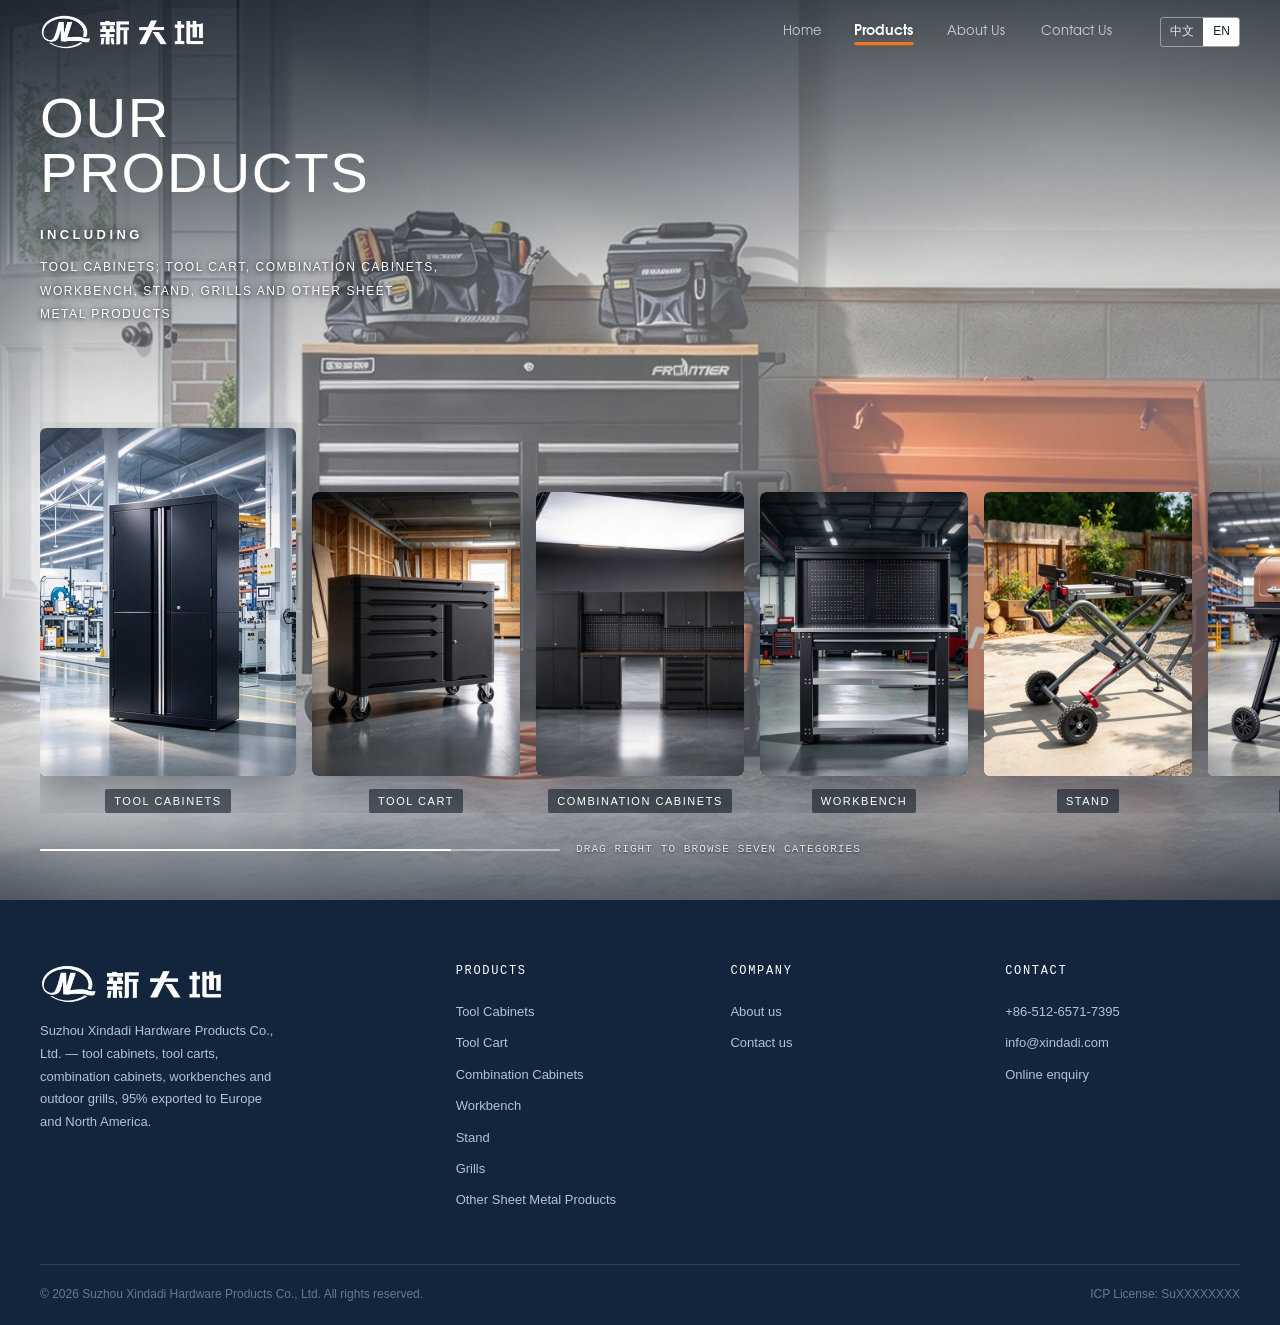
<file: en/products.html>
<!DOCTYPE html>
<html lang="en">
<head>
<meta charset="UTF-8">
<meta name="viewport" content="width=device-width, initial-scale=1.0">
<title>Products — Tool Cabinets, Tool Cart, Combination Cabinets, Workbench, Stand &amp; Grills | Xindadi Hardware</title>
<meta name="description" content="Seven product categories from Suzhou Xindadi Hardware: tool cabinets, tool carts, combination cabinets, workbenches, stands, grills and other sheet metal products. 95% exported to Europe and North America.">
<link rel="canonical" href="https://www.xindadi.com/en/products.html">
<link rel="alternate" hreflang="zh-CN" href="https://www.xindadi.com/zh/products.html">
<link rel="alternate" hreflang="en" href="https://www.xindadi.com/en/products.html">
<link rel="alternate" hreflang="x-default" href="https://www.xindadi.com/en/products.html">

<meta property="og:type" content="website">
<meta property="og:site_name" content="Xindadi Hardware">
<meta property="og:title" content="Products — Seven Product Categories | Xindadi Hardware">
<meta property="og:description" content="Tool cabinets, tool carts, combination cabinets, workbenches, stands, grills and other sheet metal products, built to customer drawings and specifications.">
<meta property="og:url" content="https://www.xindadi.com/en/products.html">
<meta property="og:locale" content="en_US">
<meta property="og:locale:alternate" content="zh_CN">

<link rel="preload" as="image" href="../assets/img/category/showcase-bg.jpg">
<link rel="stylesheet" href="../assets/css/tokens.css">
<link rel="stylesheet" href="../assets/css/base.css">
<link rel="stylesheet" href="../assets/css/site.css?v=4">
<link rel="stylesheet" href="../assets/css/products.css?v=7">
<link rel="icon" href="../assets/img/logo/favicon-32.png" sizes="32x32" type="image/png">
<link rel="icon" href="../assets/img/logo/favicon-192.png" sizes="192x192" type="image/png">
<link rel="apple-touch-icon" href="../assets/img/logo/apple-touch-icon.png">
</head>
<body class="page-products">

<a class="skip-link" href="#main">Skip to main content</a>

<!-- ===================== Top bar (hidden on this page) ===================== -->
<div class="topbar">
  <div class="container topbar__inner">
    <div class="topbar__meta">
      <a href="tel:+8651265717395">+86-512-6571-7395</a>
      <span class="topbar__sep" aria-hidden="true"></span>
      <a href="mailto:info@xindadi.com">info@xindadi.com</a>
    </div>
    <span class="topbar__tag">Est. 1999 · Suzhou, China</span>
  </div>
</div>

<!-- ===================== Header ===================== -->
<header class="site-header">
  <div class="container site-header__inner">
    <a class="brand" href="index.html">
      <img class="brand__logo" src="../assets/img/logo/xindadi-logo-white.png"
           alt="Xindadi Hardware — tool storage and outdoor grill manufacturer" width="165" height="36">
    </a>

    <nav class="nav" id="site-nav" aria-label="Main navigation">
      <a class="nav__link" href="index.html">Home</a>
      <a class="nav__link" href="products.html" aria-current="page">Products</a>
      <a class="nav__link" href="about.html">About Us</a>
      <a class="nav__link" href="contact.html">Contact Us</a>
    </nav>

    <div class="header__actions">
      <div class="lang-switch" aria-label="Language">
        <a href="../zh/products.html" hreflang="zh-CN" lang="zh-CN">中文</a>
        <a href="products.html" aria-current="true" lang="en">EN</a>
      </div>
      <a class="btn btn--primary btn--sm" href="contact.html">Get a Quote</a>
      <button class="nav-toggle" aria-expanded="false" aria-controls="site-nav" aria-label="Open menu">
        <span></span><span></span><span></span>
      </button>
    </div>
  </div>
</header>

<main id="main">

  <!-- ===================== Category showcase ===================== -->
  <section class="pc-hero" id="pc-hero" aria-label="Product categories">
    <img class="pc-bg-img" src="../assets/img/category/showcase-bg.jpg"
         alt="" width="2400" height="822" fetchpriority="high" decoding="async">

    <div class="pc-body">
      <div class="container">
        <div class="pc-copy">
          <h1 class="pc-title"><span>Our</span><span>Products</span></h1>
          <div class="pc-including">
            <span class="pc-including__label">Including</span>
            <p class="pc-including__list">Tool Cabinets; Tool Cart, Combination Cabinets, Workbench, Stand, Grills and Other Sheet Metal Products</p>
          </div>
        </div>
      </div>
    </div>

    <div class="pc-rail-wrap">
      <div class="container">
        <div class="pc-rail" id="pc-rail">
          <a class="pc-card is-active" href="category.html?cat=cabinets" data-cat="cabinets">
            <span class="pc-card__media">
              <img src="../assets/img/category/cabinets.jpg?v=3" alt="Workshop tool cabinet" width="512" height="700" decoding="async">
            </span>
            <span class="pc-card__label">Tool Cabinets</span>
          </a>
          <a class="pc-card" href="category.html?cat=carts" data-cat="carts">
            <span class="pc-card__media">
              <img src="../assets/img/category/carts.jpg?v=4" alt="Mobile tool cart" width="512" height="700" decoding="async">
            </span>
            <span class="pc-card__label">Tool Cart</span>
          </a>
          <a class="pc-card" href="category.html?cat=combination" data-cat="combination">
            <span class="pc-card__media">
              <img src="../assets/img/category/combination.jpg?v=4" alt="Modular garage storage cabinets" width="512" height="700" decoding="async">
            </span>
            <span class="pc-card__label">Combination Cabinets</span>
          </a>
          <a class="pc-card" href="category.html?cat=benches" data-cat="benches">
            <span class="pc-card__media">
              <img src="../assets/img/category/benches.jpg?v=3" alt="Heavy-duty steel workbench" width="512" height="700" decoding="async">
            </span>
            <span class="pc-card__label">Workbench</span>
          </a>
          <a class="pc-card" href="category.html?cat=stands" data-cat="stands">
            <span class="pc-card__media">
              <img src="../assets/img/category/stands.jpg?v=3" alt="Folding tool stand" width="512" height="700" decoding="async">
            </span>
            <span class="pc-card__label">Stand</span>
          </a>
          <a class="pc-card" href="category.html?cat=grills" data-cat="grills">
            <span class="pc-card__media">
              <img src="../assets/img/category/grills.jpg?v=3" alt="Pellet grill" width="512" height="700" decoding="async">
            </span>
            <span class="pc-card__label">Grills</span>
          </a>
          <a class="pc-card" href="category.html?cat=others" data-cat="others">
            <span class="pc-card__media">
              <img src="../assets/img/category/others.jpg?v=3" alt="Multi-drawer tool chest" width="512" height="700" decoding="async">
            </span>
            <span class="pc-card__label">Other Sheet Metal Products</span>
          </a>
        </div>

        <div class="pc-track-wrap">
          <div class="pc-track" id="pc-track" role="scrollbar" tabindex="0"
               aria-label="Product category slider" aria-controls="pc-rail"
               aria-valuemin="0" aria-valuemax="100" aria-valuenow="0">
            <div class="pc-track__thumb" id="pc-track-thumb"></div>
          </div>
          <span class="pc-track__hint">Drag right to browse seven categories</span>
        </div>
      </div>
    </div>
  </section>

</main>

<!-- ===================== Footer ===================== -->
<footer class="site-footer">
  <div class="container">
    <div class="footer-grid">
      <div class="footer-brand">
        <a class="brand" href="index.html">
          <img class="brand__logo brand__logo--footer" src="../assets/img/logo/xindadi-logo-white.png"
               alt="Xindadi Hardware" width="183" height="40">
        </a>
        <p class="footer-brand__desc">
          Suzhou Xindadi Hardware Products Co., Ltd. — tool cabinets, tool carts, combination cabinets, workbenches and outdoor grills, 95% exported to Europe and North America.
        </p>
      </div>

      <div class="footer-col">
        <h4>Products</h4>
        <a href="category.html?cat=cabinets">Tool Cabinets</a>
        <a href="category.html?cat=carts">Tool Cart</a>
        <a href="category.html?cat=combination">Combination Cabinets</a>
        <a href="category.html?cat=benches">Workbench</a>
        <a href="category.html?cat=stands">Stand</a>
        <a href="category.html?cat=grills">Grills</a>
        <a href="category.html?cat=others">Other Sheet Metal Products</a>
      </div>

      <div class="footer-col">
        <h4>Company</h4>
        <a href="about.html">About us</a>
        <a href="contact.html">Contact us</a>
      </div>

      <div class="footer-col">
        <h4>Contact</h4>
        <a href="tel:+8651265717395">+86-512-6571-7395</a>
        <a href="mailto:info@xindadi.com">info@xindadi.com</a>
        <a href="contact.html">Online enquiry</a>
      </div>
    </div>

    <div class="footer-bottom">
      <span>© <span data-year>2026</span> Suzhou Xindadi Hardware Products Co., Ltd. All rights reserved.</span>
      <span>ICP License: SuXXXXXXXX</span>
    </div>
  </div>
</footer>

<script src="../assets/js/site.js"></script>
</body>
</html>
</file>
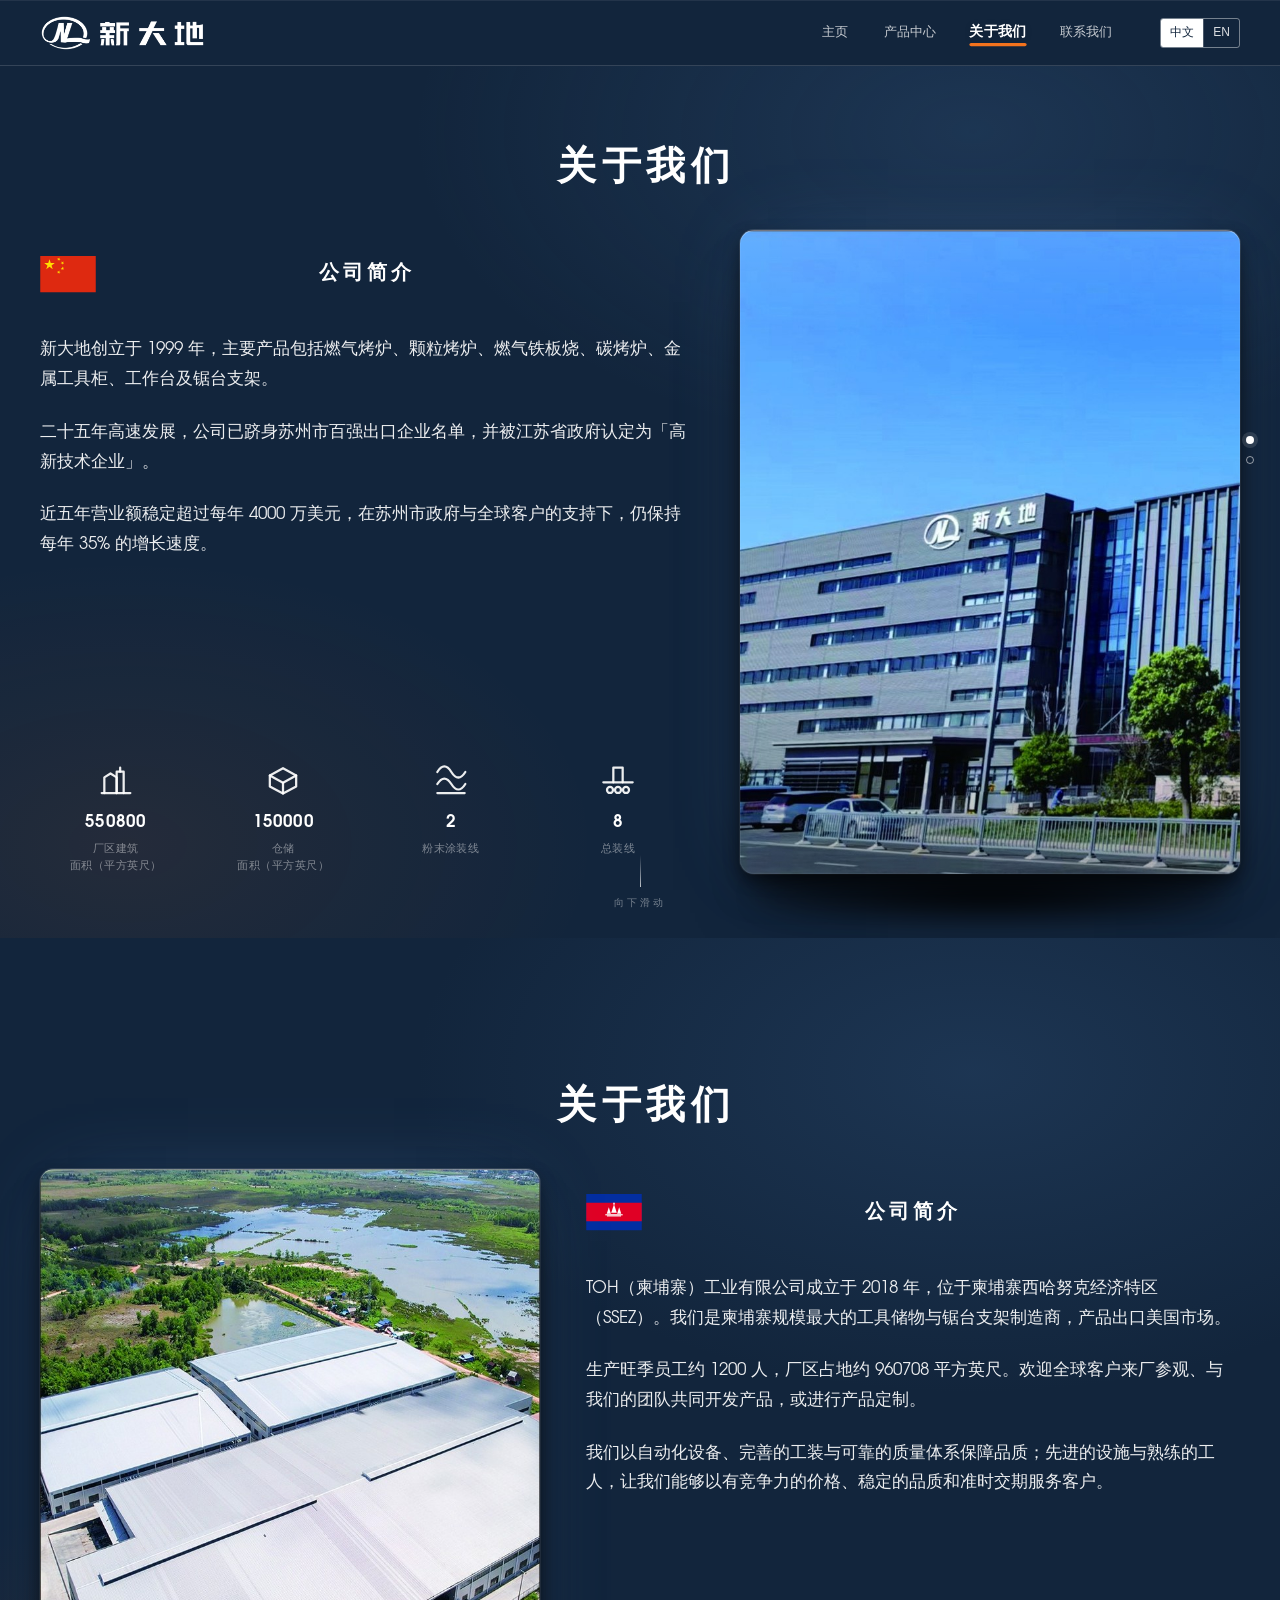
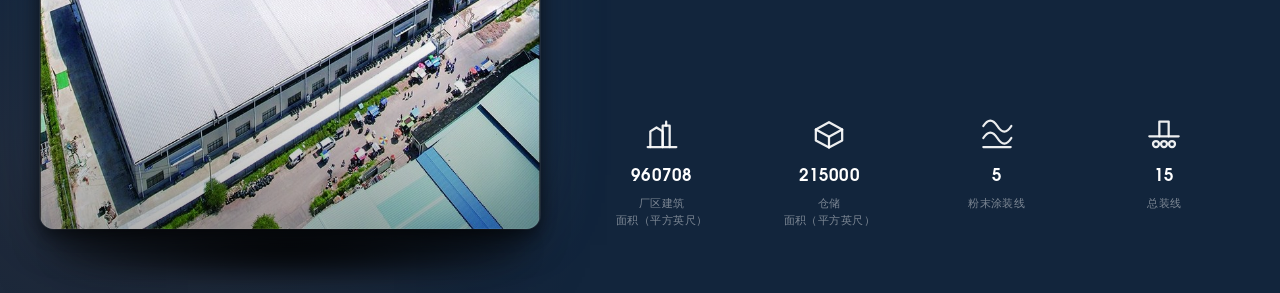
<file: zh/about.html>
<!DOCTYPE html>
<html lang="zh-CN">
<head>
<meta charset="UTF-8">
<meta name="viewport" content="width=device-width, initial-scale=1.0">
<title>关于我们 — 新大地五金 | 苏州 · 柬埔寨双生产基地</title>
<meta name="description" content="苏州市新大地五金制品有限公司创立于 1999 年，苏州厂区 550,800 平方英尺，柬埔寨西哈努克厂区 960,708 平方英尺，主营燃气烤炉、工具柜、工作台与锯台支架。">
<link rel="canonical" href="https://www.xindadi.com/zh/about.html">
<link rel="alternate" hreflang="zh-CN" href="https://www.xindadi.com/zh/about.html">
<link rel="alternate" hreflang="en" href="https://www.xindadi.com/en/about.html">
<link rel="alternate" hreflang="x-default" href="https://www.xindadi.com/en/about.html">

<meta property="og:type" content="website">
<meta property="og:site_name" content="新大地五金">
<meta property="og:title" content="关于新大地五金 — 苏州与柬埔寨双生产基地">
<meta property="og:description" content="两个生产基地、合计约 150 万平方英尺、旺季 1200 名员工 —— 面向欧美市场的工具储物与户外烹饪设备制造。">
<meta property="og:url" content="https://www.xindadi.com/zh/about.html">
<meta property="og:image" content="https://www.xindadi.com/assets/img/about/suzhou-facility.jpg">
<meta property="og:locale" content="zh_CN">
<meta property="og:locale:alternate" content="en_US">

<link rel="stylesheet" href="../assets/css/tokens.css">
<link rel="stylesheet" href="../assets/css/base.css">
<link rel="stylesheet" href="../assets/css/site.css?v=4">
<link rel="stylesheet" href="../assets/css/about.css?v=6">
<link rel="icon" href="../assets/img/logo/favicon-32.png" sizes="32x32" type="image/png">
<link rel="icon" href="../assets/img/logo/favicon-192.png" sizes="192x192" type="image/png">
<link rel="apple-touch-icon" href="../assets/img/logo/apple-touch-icon.png">
</head>
<body class="page-about">

<a class="skip-link" href="#main">跳到主要内容</a>

<!-- ===================== 主站头 ===================== -->
<header class="site-header">
  <div class="container site-header__inner">
    <a class="brand" href="index.html">
      <img class="brand__logo" src="../assets/img/logo/xindadi-logo-white.png"
           alt="新大地五金 — 工具储物与户外烤炉制造商" width="165" height="36">
    </a>

    <nav class="nav" id="site-nav" aria-label="主导航">
      <a class="nav__link" href="index.html">主页</a>
      <a class="nav__link" href="products.html">产品中心</a>
      <a class="nav__link" href="about.html" aria-current="page">关于我们</a>
      <a class="nav__link" href="contact.html">联系我们</a>
    </nav>

    <div class="header__actions">
      <div class="lang-switch" aria-label="语言切换">
        <a href="about.html" aria-current="true" lang="zh-CN">中文</a>
        <a href="../en/about.html" hreflang="en" lang="en">EN</a>
      </div>
      <button class="nav-toggle" aria-expanded="false" aria-controls="site-nav" aria-label="打开菜单">
        <span></span><span></span><span></span>
      </button>
    </div>
  </div>
</header>

<main id="main" class="about-main">

  <!-- ===================== 第一屏：中国 · 苏州 ===================== -->
  <section class="about-slide" id="suzhou" aria-labelledby="about-cn-title">
    <div class="about-slide__inner">
      <h1 class="about-title" id="about-cn-title">关于我们</h1>

      <div class="about-grid">
        <div class="about-copy">
          <p class="about-eyebrow">
            <img class="about-flag" src="../assets/img/about/flag-cn.svg" alt="中国国旗" width="26" height="17">
            <span>公司简介</span>
          </p>

          <p class="about-para">新大地创立于 1999 年，主要产品包括燃气烤炉、颗粒烤炉、燃气铁板烧、碳烤炉、金属工具柜、工作台及锯台支架。</p>
          <p class="about-para">二十五年高速发展，公司已跻身苏州市百强出口企业名单，并被江苏省政府认定为「高新技术企业」。</p>
          <p class="about-para">近五年营业额稳定超过每年 4000 万美元，在苏州市政府与全球客户的支持下，仍保持每年 35% 的增长速度。</p>

          <ul class="about-stats">
            <li class="about-stat">
              <span class="about-stat__mark" aria-hidden="true">
                <svg viewBox="0 0 24 24"><path d="M3.4 19.2h17.2"/><path d="M5 19.2V9.8l3.7-2.3 3.7 2.3v9.4"/><path d="M12.4 19.2V6.4h4.2v12.8"/><path d="M14.5 6.4V4"/></svg>
              </span>
              <span class="about-stat__num">550800</span>
              <span class="about-stat__label">厂区建筑<br>面积（平方英尺）</span>
            </li>
            <li class="about-stat">
              <span class="about-stat__mark" aria-hidden="true">
                <svg viewBox="0 0 24 24"><path d="M12 4.3 19.9 8.7v6.6L12 19.5 4.1 15.3V8.7L12 4.3Z"/><path d="M4.1 8.7 12 13.1l7.9-4.4"/><path d="M12 13.1v6.4"/></svg>
              </span>
              <span class="about-stat__num">150000</span>
              <span class="about-stat__label">仓储<br>面积（平方英尺）</span>
            </li>
            <li class="about-stat">
              <span class="about-stat__mark" aria-hidden="true">
                <svg viewBox="0 0 24 24"><path d="M3.8 6.6c2.7-4.4 5.7-4.4 8.4 0s5.7 4.4 8.4 0"/><path d="M3.8 13.8c2.7-4.4 5.7-4.4 8.4 0s5.7 4.4 8.4 0"/><path d="M3.8 19.2h16.4"/></svg>
              </span>
              <span class="about-stat__num">2</span>
              <span class="about-stat__label">粉末涂装线</span>
            </li>
            <li class="about-stat">
              <span class="about-stat__mark" aria-hidden="true">
                <svg viewBox="0 0 24 24"><path d="M3.2 12.8h17.6"/><circle cx="7.2" cy="17.4" r="1.8"/><circle cx="12" cy="17.4" r="1.8"/><circle cx="16.8" cy="17.4" r="1.8"/><path d="M9.2 12.8V3.9h5.6v8.9"/></svg>
              </span>
              <span class="about-stat__num">8</span>
              <span class="about-stat__label">总装线</span>
            </li>
          </ul>
        </div>

        <figure class="about-figure">
          <img src="../assets/img/about/suzhou-facility.jpg" width="760" height="979" decoding="async"
               alt="新大地五金苏州总部与厂区大楼">
        </figure>
      </div>
    </div>

    <p class="about-hint" aria-hidden="true"><span></span>向下滑动</p>
  </section>

  <!-- ===================== 第二屏：柬埔寨 · 西哈努克 ===================== -->
  <section class="about-slide about-slide--flip" id="cambodia" aria-labelledby="about-kh-title">
    <div class="about-slide__inner">
      <h2 class="about-title" id="about-kh-title">关于我们</h2>

      <div class="about-grid">
        <div class="about-copy">
          <p class="about-eyebrow">
            <img class="about-flag" src="../assets/img/about/flag-kh.svg" alt="柬埔寨国旗" width="26" height="17">
            <span>公司简介</span>
          </p>

          <p class="about-para">TOH（柬埔寨）工业有限公司成立于 2018 年，位于柬埔寨西哈努克经济特区（SSEZ）。我们是柬埔寨规模最大的工具储物与锯台支架制造商，产品出口美国市场。</p>
          <p class="about-para">生产旺季员工约 1200 人，厂区占地约 960708 平方英尺。欢迎全球客户来厂参观、与我们的团队共同开发产品，或进行产品定制。</p>
          <p class="about-para">我们以自动化设备、完善的工装与可靠的质量体系保障品质；先进的设施与熟练的工人，让我们能够以有竞争力的价格、稳定的品质和准时交期服务客户。</p>

          <ul class="about-stats">
            <li class="about-stat">
              <span class="about-stat__mark" aria-hidden="true">
                <svg viewBox="0 0 24 24"><path d="M3.4 19.2h17.2"/><path d="M5 19.2V9.8l3.7-2.3 3.7 2.3v9.4"/><path d="M12.4 19.2V6.4h4.2v12.8"/><path d="M14.5 6.4V4"/></svg>
              </span>
              <span class="about-stat__num">960708</span>
              <span class="about-stat__label">厂区建筑<br>面积（平方英尺）</span>
            </li>
            <li class="about-stat">
              <span class="about-stat__mark" aria-hidden="true">
                <svg viewBox="0 0 24 24"><path d="M12 4.3 19.9 8.7v6.6L12 19.5 4.1 15.3V8.7L12 4.3Z"/><path d="M4.1 8.7 12 13.1l7.9-4.4"/><path d="M12 13.1v6.4"/></svg>
              </span>
              <span class="about-stat__num">215000</span>
              <span class="about-stat__label">仓储<br>面积（平方英尺）</span>
            </li>
            <li class="about-stat">
              <span class="about-stat__mark" aria-hidden="true">
                <svg viewBox="0 0 24 24"><path d="M3.8 6.6c2.7-4.4 5.7-4.4 8.4 0s5.7 4.4 8.4 0"/><path d="M3.8 13.8c2.7-4.4 5.7-4.4 8.4 0s5.7 4.4 8.4 0"/><path d="M3.8 19.2h16.4"/></svg>
              </span>
              <span class="about-stat__num">5</span>
              <span class="about-stat__label">粉末涂装线</span>
            </li>
            <li class="about-stat">
              <span class="about-stat__mark" aria-hidden="true">
                <svg viewBox="0 0 24 24"><path d="M3.2 12.8h17.6"/><circle cx="7.2" cy="17.4" r="1.8"/><circle cx="12" cy="17.4" r="1.8"/><circle cx="16.8" cy="17.4" r="1.8"/><path d="M9.2 12.8V3.9h5.6v8.9"/></svg>
              </span>
              <span class="about-stat__num">15</span>
              <span class="about-stat__label">总装线</span>
            </li>
          </ul>
        </div>

        <figure class="about-figure">
          <img src="../assets/img/about/cambodia-factory.jpg" width="760" height="1003" decoding="async" loading="lazy"
               alt="柬埔寨西哈努克经济特区 TOH 工厂航拍">
        </figure>
      </div>
    </div>
  </section>

</main>

<div class="about-dots" id="about-dots" aria-label="分屏导航"></div>

<script src="../assets/js/site.js"></script>
</body>
</html>
</file>
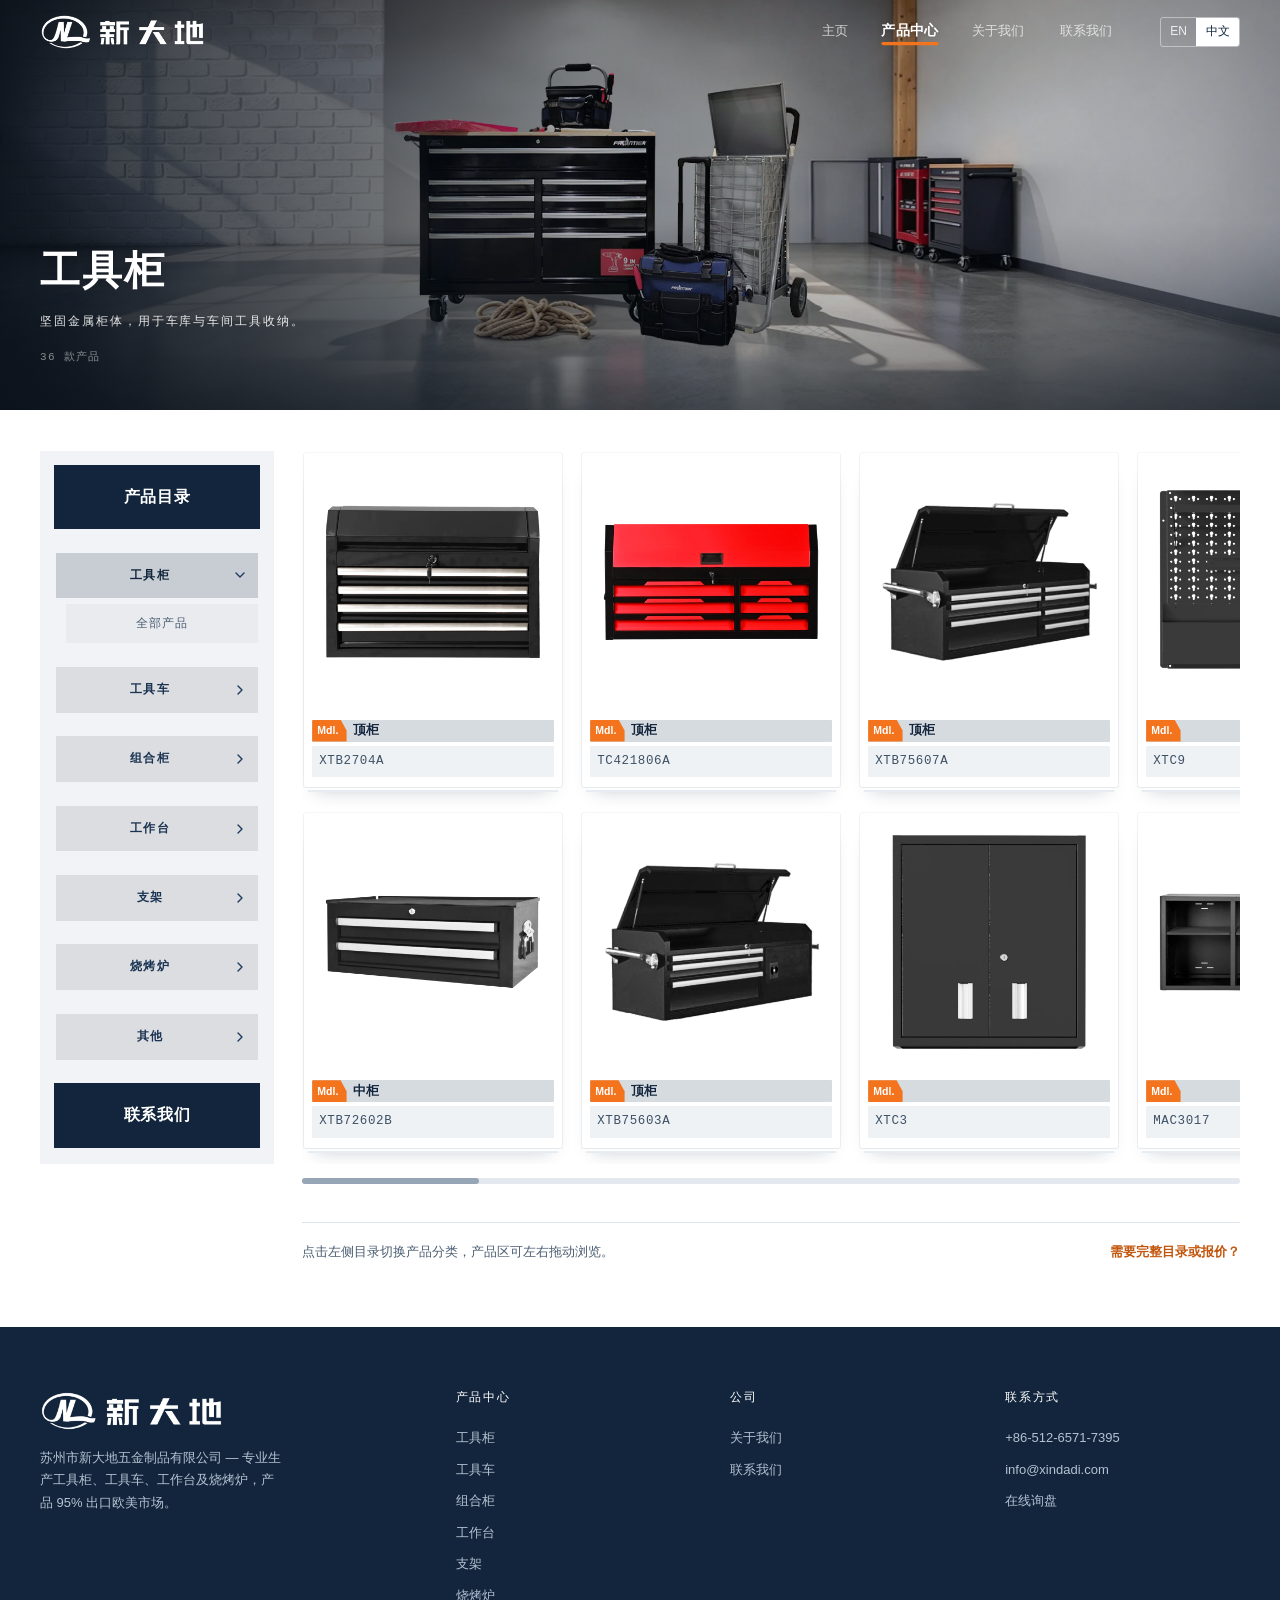
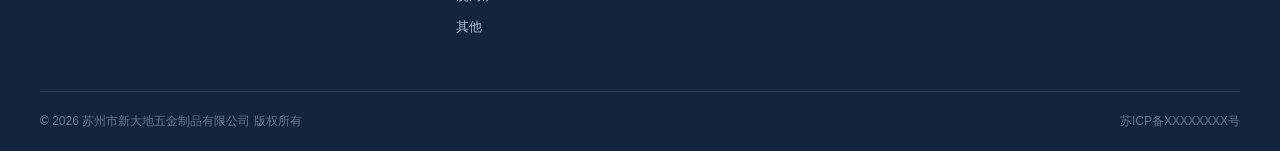
<file: zh/category.html>
<!DOCTYPE html>
<html lang="zh-CN">
<head>
<meta charset="UTF-8">
<meta name="viewport" content="width=device-width, initial-scale=1.0">
<title>产品分类｜工具柜 · 工具车 · 组合柜 · 工作台 · 支架 · 烧烤炉 — 新大地五金</title>
<meta name="description" content="新大地五金产品分类目录：工具柜、工具车、组合柜、工作台、支架、烧烤炉及其他，全部型号与实拍图一览，支持按客户图纸定制。">
<link rel="canonical" href="https://www.xindadi.com/zh/category.html">
<link rel="alternate" hreflang="zh-CN" href="https://www.xindadi.com/zh/category.html">
<link rel="alternate" hreflang="en" href="https://www.xindadi.com/en/category.html">
<link rel="alternate" hreflang="x-default" href="https://www.xindadi.com/en/category.html">

<meta property="og:type" content="website">
<meta property="og:site_name" content="新大地五金">
<meta property="og:title" content="产品分类｜工具柜 · 工具车 · 组合柜 · 工作台 · 支架 · 烧烤炉 — 新大地五金">
<meta property="og:description" content="新大地五金产品分类目录：工具柜、工具车、组合柜、工作台、支架、烧烤炉及其他，全部型号与实拍图一览，支持按客户图纸定制。">
<meta property="og:url" content="https://www.xindadi.com/zh/category.html">
<meta property="og:locale" content="zh_CN">
<meta property="og:image" content="https://www.xindadi.com/assets/img/category/hero-cabinets.webp">

<link rel="preload" as="image" href="../assets/img/category/hero-cabinets.webp?v=3" fetchpriority="high">
<link rel="stylesheet" href="../assets/css/tokens.css">
<link rel="stylesheet" href="../assets/css/base.css">
<link rel="stylesheet" href="../assets/css/site.css?v=4">
<link rel="stylesheet" href="../assets/css/category.css?v=21">
<link rel="icon" href="../assets/img/logo/favicon-32.png" sizes="32x32" type="image/png">
<link rel="icon" href="../assets/img/logo/favicon-192.png" sizes="192x192" type="image/png">
<link rel="apple-touch-icon" href="../assets/img/logo/apple-touch-icon.png">
</head>
<body class="page-category">

<a class="skip-link" href="#main">跳到主要内容</a>

<div class="topbar">
  <div class="container topbar__inner">
    <div class="topbar__meta">
      <a href="tel:+8651265717395">+86-512-6571-7395</a>
      <span class="topbar__sep" aria-hidden="true"></span>
      <a href="mailto:info@xindadi.com">info@xindadi.com</a>
    </div>
    <span class="topbar__tag">Est. 1999 · Suzhou, China</span>
  </div>
</div>

<header class="site-header">
  <div class="container site-header__inner">
    <a class="brand" href="index.html">
      <img class="brand__logo" src="../assets/img/logo/xindadi-logo-white.png"
           alt="新大地五金 — 工具储物与户外烤炉制造商" width="165" height="36">
    </a>

    <nav class="nav" id="site-nav" aria-label="主导航">
      <a class="nav__link" href="index.html">主页</a>
      <a class="nav__link" href="products.html" aria-current="page">产品中心</a>
      <a class="nav__link" href="about.html">关于我们</a>
      <a class="nav__link" href="contact.html">联系我们</a>
    </nav>

    <div class="header__actions">
      <div class="lang-switch" aria-label="语言切换">
        <a href="../en/category.html" hreflang="en" lang="en">EN</a>
        <a href="../zh/category.html" hreflang="zh-CN" lang="zh-CN" aria-current="true">中文</a>
      </div>
      <a class="btn btn--primary btn--sm" href="contact.html">获取报价</a>
      <button class="nav-toggle" aria-expanded="false" aria-controls="site-nav" aria-label="打开菜单">
        <span></span><span></span><span></span>
      </button>
    </div>
  </div>
</header>

<main id="main">

  <!-- ===================== ① 主图（随分类切换） ===================== -->
  <section class="ct-hero" aria-label="产品分类主图">
    <div class="ct-hero__bgs">
      <div class="ct-hero__bg is-active" data-cat="cabinets" style="background-image:url('../assets/img/category/hero-cabinets.webp?v=3')"></div>
      <div class="ct-hero__bg" data-cat="carts" style="background-image:url('../assets/img/category/hero-carts.webp?v=3')"></div>
      <div class="ct-hero__bg" data-cat="combination" style="background-image:url('../assets/img/category/hero-combination.webp?v=3')"></div>
      <div class="ct-hero__bg" data-cat="benches" style="background-image:url('../assets/img/category/hero-benches.webp?v=3')"></div>
      <div class="ct-hero__bg" data-cat="stands" style="background-image:url('../assets/img/category/hero-stands.webp?v=3')"></div>
      <div class="ct-hero__bg" data-cat="grills" style="background-image:url('../assets/img/category/hero-grills.webp?v=3')"></div>
      <div class="ct-hero__bg" data-cat="others" style="background-image:url('../assets/img/category/hero-others.webp?v=3')"></div>
    </div>
    <div class="ct-hero__scrim"></div>

    <div class="container ct-hero__inner">
      <h1 class="ct-hero__title" data-hero-title>工具柜</h1>
      <p class="ct-hero__ad" data-hero-ad>坚固金属柜体，用于车库与车间工具收纳。</p>
      <p class="ct-hero__count" data-hero-count>36 款产品</p>
    </div>
  </section>

  <!-- ===================== ② 左侧目录 + ③ 产品列表 ===================== -->
  <section class="ct-main">
    <div class="container ct-layout">

      <aside class="ct-nav" aria-label="产品分类目录">
        <div class="ct-nav__head">产品目录</div>
        <div class="ct-nav__list">
        <div class="ct-group" data-cat="cabinets" data-title="工具柜" data-ad="坚固金属柜体，用于车库与车间工具收纳。" data-count="36 款产品" data-count-label="款产品">
          <button type="button" class="ct-group__btn">工具柜
            <svg class="ct-chev" viewBox="0 0 12 12" fill="none" aria-hidden="true"><path d="M4 2l4 4-4 4" stroke="currentColor" stroke-width="1.4" stroke-linecap="round" stroke-linejoin="round"/></svg>
          </button>
          <div class="ct-subs">
            <button type="button" class="ct-sub is-active" data-sub="">全部产品</button>
          </div>
        </div>
        <div class="ct-group" data-cat="carts" data-title="工具车" data-ad="可移动金属推车，方便工具转运。" data-count="9 款产品" data-count-label="款产品">
          <button type="button" class="ct-group__btn">工具车
            <svg class="ct-chev" viewBox="0 0 12 12" fill="none" aria-hidden="true"><path d="M4 2l4 4-4 4" stroke="currentColor" stroke-width="1.4" stroke-linecap="round" stroke-linejoin="round"/></svg>
          </button>
          <div class="ct-subs">
            <button type="button" class="ct-sub is-active" data-sub="">全部产品</button>
          </div>
        </div>
        <div class="ct-group" data-cat="combination" data-title="组合柜" data-ad="模块化柜体，壁柜、底柜与侧柜可自由组合。" data-count="17 款产品" data-count-label="款产品">
          <button type="button" class="ct-group__btn">组合柜
            <svg class="ct-chev" viewBox="0 0 12 12" fill="none" aria-hidden="true"><path d="M4 2l4 4-4 4" stroke="currentColor" stroke-width="1.4" stroke-linecap="round" stroke-linejoin="round"/></svg>
          </button>
          <div class="ct-subs">
            <button type="button" class="ct-sub is-active" data-sub="">全部产品</button>
          </div>
        </div>
        <div class="ct-group" data-cat="benches" data-title="工作台" data-ad="重载作业台面，满足车间加工使用。" data-count="10 款产品" data-count-label="款产品">
          <button type="button" class="ct-group__btn">工作台
            <svg class="ct-chev" viewBox="0 0 12 12" fill="none" aria-hidden="true"><path d="M4 2l4 4-4 4" stroke="currentColor" stroke-width="1.4" stroke-linecap="round" stroke-linejoin="round"/></svg>
          </button>
          <div class="ct-subs">
            <button type="button" class="ct-sub is-active" data-sub="">全部产品</button>
          </div>
        </div>
        <div class="ct-group" data-cat="stands" data-title="支架" data-ad="稳固支撑框架，适配锯类及各类设备。" data-count="15 款产品" data-count-label="款产品">
          <button type="button" class="ct-group__btn">支架
            <svg class="ct-chev" viewBox="0 0 12 12" fill="none" aria-hidden="true"><path d="M4 2l4 4-4 4" stroke="currentColor" stroke-width="1.4" stroke-linecap="round" stroke-linejoin="round"/></svg>
          </button>
          <div class="ct-subs">
            <button type="button" class="ct-sub is-active" data-sub="">全部产品</button>
          </div>
        </div>
        <div class="ct-group" data-cat="grills" data-title="烧烤炉" data-ad="高品质金属烤具，用于户外烹饪。" data-count="24 款产品" data-count-label="款产品">
          <button type="button" class="ct-group__btn">烧烤炉
            <svg class="ct-chev" viewBox="0 0 12 12" fill="none" aria-hidden="true"><path d="M4 2l4 4-4 4" stroke="currentColor" stroke-width="1.4" stroke-linecap="round" stroke-linejoin="round"/></svg>
          </button>
          <div class="ct-subs">
            <button type="button" class="ct-sub" data-sub="griddle">铁板烧</button>
            <button type="button" class="ct-sub" data-sub="gas-grill">气炉</button>
            <button type="button" class="ct-sub" data-sub="pellet-grill">颗粒炉</button>
            <button type="button" class="ct-sub" data-sub="charcoal-grill">炭炉</button>
            <button type="button" class="ct-sub" data-sub="fire-pit">柴火炉</button>
            <button type="button" class="ct-sub" data-sub="tabletop-grill">桌面炉</button>
            <button type="button" class="ct-sub" data-sub="smoker">烟熏炉</button>
          </div>
        </div>
        <div class="ct-group" data-cat="others" data-title="其他" data-ad="定制钣金加工，满足多样化需求。" data-count="0 款产品" data-count-label="款产品">
          <button type="button" class="ct-group__btn">其他
            <svg class="ct-chev" viewBox="0 0 12 12" fill="none" aria-hidden="true"><path d="M4 2l4 4-4 4" stroke="currentColor" stroke-width="1.4" stroke-linecap="round" stroke-linejoin="round"/></svg>
          </button>
        </div>
        </div>
        <a class="ct-nav__contact" href="contact.html">联系我们</a>
      </aside>

      <div class="ct-stage">
      <div class="ct-panel is-active" id="cat-cabinets" data-cat="cabinets">
        <div class="ct-viewport" id="vp-cabinets" tabindex="0" aria-label="工具柜">
          <div class="ct-track">
          <div class="ct-col">
            <article class="ct-card" data-sub="" data-code="XTB2704A" data-name="顶柜" data-size-mm="663 × 326 × 465 mm" data-size-in="26 × 12.8 × 18.3 in" data-pack-mm="723 × 390 × 540 mm" data-qty="425 pcs / 40HQ"
                     role="button" tabindex="0" aria-haspopup="dialog" aria-label="查看 XTB2704A 规格｜XTB2704A 顶柜">
              <div class="ct-card__media">
                <img src="../assets/img/products/cabinets/xtb2704a-top-chest.webp?v=2" alt="XTB2704A 顶柜 — 工具柜" width="258" height="258" loading="eager" decoding="async">
              </div>
              <div class="ct-card__body">
                <p class="ct-card__title"><span class="ct-card__mdl">Mdl.</span><span class="ct-card__name">顶柜</span></p>
                <p class="ct-card__code">XTB2704A</p>
              </div>
            </article>
            <article class="ct-card" data-sub="" data-code="XTB72602B" data-name="中柜" data-size-mm="680 × 308 × 256 mm" data-size-in="26.7 × 12.1 × 10 in" data-pack-mm="730 × 355 × 310 mm" data-qty="714 pcs / 40HQ"
                     role="button" tabindex="0" aria-haspopup="dialog" aria-label="查看 XTB72602B 规格｜XTB72602B 中柜">
              <div class="ct-card__media">
                <img src="../assets/img/products/cabinets/xtb72602b-middle-cabinet.webp?v=2" alt="XTB72602B 中柜 — 工具柜" width="258" height="258" loading="eager" decoding="async">
              </div>
              <div class="ct-card__body">
                <p class="ct-card__title"><span class="ct-card__mdl">Mdl.</span><span class="ct-card__name">中柜</span></p>
                <p class="ct-card__code">XTB72602B</p>
              </div>
            </article>
          </div>
          <div class="ct-col">
            <article class="ct-card" data-sub="" data-code="TC421806A" data-name="顶柜" data-size-mm="1055 × 451 × 570 mm" data-size-in="41.5 × 17.8 × 22.4 in" data-pack-mm="1153 × 535 × 633 mm" data-qty="1440 pcs / 40HQ"
                     role="button" tabindex="0" aria-haspopup="dialog" aria-label="查看 TC421806A 规格｜TC421806A 顶柜">
              <div class="ct-card__media">
                <img src="../assets/img/products/cabinets/tc421806a-top-chest.webp?v=2" alt="TC421806A 顶柜 — 工具柜" width="258" height="258" loading="eager" decoding="async">
              </div>
              <div class="ct-card__body">
                <p class="ct-card__title"><span class="ct-card__mdl">Mdl.</span><span class="ct-card__name">顶柜</span></p>
                <p class="ct-card__code">TC421806A</p>
              </div>
            </article>
            <article class="ct-card" data-sub="" data-code="XTB75603A" data-name="顶柜" data-size-mm="1400 × 545 × 570 mm" data-size-in="55.1 × 21.5 × 22.4 in" data-pack-mm="1480 × 625 × 770 mm" data-pack-in="58.3 × 24.6 × 30.3 in" data-qty="96 pcs / 40HQ"
                     role="button" tabindex="0" aria-haspopup="dialog" aria-label="查看 XTB75603A 规格｜XTB75603A 顶柜">
              <div class="ct-card__media">
                <img src="../assets/img/products/cabinets/xtb75603a-top-chest.webp?v=2" alt="XTB75603A 顶柜 — 工具柜" width="258" height="258" loading="eager" decoding="async">
              </div>
              <div class="ct-card__body">
                <p class="ct-card__title"><span class="ct-card__mdl">Mdl.</span><span class="ct-card__name">顶柜</span></p>
                <p class="ct-card__code">XTB75603A</p>
              </div>
            </article>
          </div>
          <div class="ct-col">
            <article class="ct-card" data-sub="" data-code="XTB75607A" data-name="顶柜" data-size-mm="1400 × 545 × 570 mm" data-size-in="55.1 × 21.5 × 22.4 in" data-pack-mm="1480 × 625 × 770 mm" data-pack-in="58.3 × 24.6 × 30.3 in" data-qty="96 pcs / 40HQ"
                     role="button" tabindex="0" aria-haspopup="dialog" aria-label="查看 XTB75607A 规格｜XTB75607A 顶柜">
              <div class="ct-card__media">
                <img src="../assets/img/products/cabinets/xtb75607a-top-chest.webp?v=2" alt="XTB75607A 顶柜 — 工具柜" width="258" height="258" loading="eager" decoding="async">
              </div>
              <div class="ct-card__body">
                <p class="ct-card__title"><span class="ct-card__mdl">Mdl.</span><span class="ct-card__name">顶柜</span></p>
                <p class="ct-card__code">XTB75607A</p>
              </div>
            </article>
            <article class="ct-card" data-sub="" data-code="XTC3" data-name="" data-size-mm="660 × 300 × 720 mm" data-size-in="26 × 11.8 × 28.3 in" data-pack-mm="695 × 335 × 760 mm" data-pack-in="27.4 × 13.2 × 30 in" data-qty="363 pcs / 40HQ"
                     role="button" tabindex="0" aria-haspopup="dialog" aria-label="查看 XTC3 规格｜XTC3">
              <div class="ct-card__media">
                <img src="../assets/img/products/cabinets/xtc3.webp?v=2" alt="XTC3 — 工具柜" width="258" height="258" loading="eager" decoding="async">
              </div>
              <div class="ct-card__body">
                <p class="ct-card__title"><span class="ct-card__mdl">Mdl.</span><span class="ct-card__name"></span></p>
                <p class="ct-card__code">XTC3</p>
              </div>
            </article>
          </div>
          <div class="ct-col">
            <article class="ct-card" data-sub="" data-code="XTC9" data-name="" data-size-mm="660 × 600 × 20 mm" data-pack-mm="720 × 660 × 50 mm" data-qty="2652 pcs / 40HQ"
                     role="button" tabindex="0" aria-haspopup="dialog" aria-label="查看 XTC9 规格｜XTC9">
              <div class="ct-card__media">
                <img src="../assets/img/products/cabinets/xtc9.webp?v=2" alt="XTC9 — 工具柜" width="258" height="258" loading="lazy" decoding="async">
              </div>
              <div class="ct-card__body">
                <p class="ct-card__title"><span class="ct-card__mdl">Mdl.</span><span class="ct-card__name"></span></p>
                <p class="ct-card__code">XTC9</p>
              </div>
            </article>
            <article class="ct-card" data-sub="" data-code="MAC3017" data-name="" data-size-mm="1348 × 300 × 600 mm" data-size-in="53.1 × 11.8 × 23.6 in" data-pack-mm="605 × 660 × 280 mm" data-pack-in="23.8 × 26 × 11 in" data-qty="600 pcs / 40HQ"
                     role="button" tabindex="0" aria-haspopup="dialog" aria-label="查看 MAC3017 规格｜MAC3017">
              <div class="ct-card__media">
                <img src="../assets/img/products/cabinets/mac3017.webp?v=2" alt="MAC3017 — 工具柜" width="258" height="258" loading="lazy" decoding="async">
              </div>
              <div class="ct-card__body">
                <p class="ct-card__title"><span class="ct-card__mdl">Mdl.</span><span class="ct-card__name"></span></p>
                <p class="ct-card__code">MAC3017</p>
              </div>
            </article>
          </div>
          <div class="ct-col">
            <article class="ct-card" data-sub="" data-code="MAC6003" data-name="" data-size-mm="1345 × 600 × 20 mm" data-pack-mm="635 × 450 × 75 mm" data-qty="2790 pcs / 40HQ"
                     role="button" tabindex="0" aria-haspopup="dialog" aria-label="查看 MAC6003 规格｜MAC6003">
              <div class="ct-card__media">
                <img src="../assets/img/products/cabinets/mac6003.webp?v=2" alt="MAC6003 — 工具柜" width="258" height="258" loading="lazy" decoding="async">
              </div>
              <div class="ct-card__body">
                <p class="ct-card__title"><span class="ct-card__mdl">Mdl.</span><span class="ct-card__name"></span></p>
                <p class="ct-card__code">MAC6003</p>
              </div>
            </article>
            <article class="ct-card" data-sub="" data-code="MAC5602" data-name="" data-size-mm="1440 × 570 × 900 mm" data-size-in="56.7 × 22.4 × 35.4 in" data-pack-mm="1500 × 630 × 145 mm" data-pack-in="59.1 × 24.8 × 5.7 in"
                     role="button" tabindex="0" aria-haspopup="dialog" aria-label="查看 MAC5602 规格｜MAC5602">
              <div class="ct-card__media">
                <img src="../assets/img/products/cabinets/mac5602.webp?v=2" alt="MAC5602 — 工具柜" width="258" height="258" loading="lazy" decoding="async">
              </div>
              <div class="ct-card__body">
                <p class="ct-card__title"><span class="ct-card__mdl">Mdl.</span><span class="ct-card__name"></span></p>
                <p class="ct-card__code">MAC5602</p>
              </div>
            </article>
          </div>
          <div class="ct-col">
            <article class="ct-card" data-sub="" data-code="XTB6302" data-name="" data-size-mm="1205 × 520 × 835 mm" data-pack-mm="1160 × 805 × 250 mm"
                     role="button" tabindex="0" aria-haspopup="dialog" aria-label="查看 XTB6302 规格｜XTB6302">
              <div class="ct-card__media">
                <img src="../assets/img/products/cabinets/xtb6302.webp?v=2" alt="XTB6302 — 工具柜" width="258" height="258" loading="lazy" decoding="async">
              </div>
              <div class="ct-card__body">
                <p class="ct-card__title"><span class="ct-card__mdl">Mdl.</span><span class="ct-card__name"></span></p>
                <p class="ct-card__code">XTB6302</p>
              </div>
            </article>
            <article class="ct-card" data-sub="" data-code="XTB4606" data-name="顶柜" data-size-mm="663 × 406 × 370 mm" data-size-in="26.1 × 16 × 14.6 in" data-pack-mm="710 × 455 × 430 mm" data-pack-in="28 × 18 × 17 in" data-qty="400 pcs / 40HQ"
                     role="button" tabindex="0" aria-haspopup="dialog" aria-label="查看 XTB4606 规格｜XTB4606 顶柜">
              <div class="ct-card__media">
                <img src="../assets/img/products/cabinets/xtb4606-top-chest.webp?v=2" alt="XTB4606 顶柜 — 工具柜" width="258" height="258" loading="lazy" decoding="async">
              </div>
              <div class="ct-card__body">
                <p class="ct-card__title"><span class="ct-card__mdl">Mdl.</span><span class="ct-card__name">顶柜</span></p>
                <p class="ct-card__code">XTB4606</p>
              </div>
            </article>
          </div>
          <div class="ct-col">
            <article class="ct-card" data-sub="" data-code="TC421804AHMC" data-name="顶柜" data-size-mm="1057 × 451 × 570 mm" data-size-in="41.6 × 17.8 × 22.4 in" data-pack-mm="1137 × 531 × 630 mm" data-pack-in="44.8 × 21 × 24.8 in" data-qty="720 pcs / 40HQ"
                     role="button" tabindex="0" aria-haspopup="dialog" aria-label="查看 TC421804AHMC 规格｜TC421804AHMC 顶柜">
              <div class="ct-card__media">
                <img src="../assets/img/products/cabinets/tc421804ahmc-top-chest.webp?v=2" alt="TC421804AHMC 顶柜 — 工具柜" width="258" height="258" loading="lazy" decoding="async">
              </div>
              <div class="ct-card__body">
                <p class="ct-card__title"><span class="ct-card__mdl">Mdl.</span><span class="ct-card__name">顶柜</span></p>
                <p class="ct-card__code">TC421804AHMC</p>
              </div>
            </article>
            <article class="ct-card" data-sub="" data-code="TC602608A" data-name="顶柜" data-size-mm="1524 × 660 × 635 mm" data-size-in="60 × 26 × 25 in" data-pack-mm="1604 × 740 × 855 mm" data-pack-in="63.1 × 29.1 × 33.7 in" data-qty="63 pcs / 40HQ"
                     role="button" tabindex="0" aria-haspopup="dialog" aria-label="查看 TC602608A 规格｜TC602608A 顶柜">
              <div class="ct-card__media">
                <img src="../assets/img/products/cabinets/tc602608a-top-chest.webp?v=2" alt="TC602608A 顶柜 — 工具柜" width="258" height="258" loading="lazy" decoding="async">
              </div>
              <div class="ct-card__body">
                <p class="ct-card__title"><span class="ct-card__mdl">Mdl.</span><span class="ct-card__name">顶柜</span></p>
                <p class="ct-card__code">TC602608A</p>
              </div>
            </article>
          </div>
          <div class="ct-col">
            <article class="ct-card" data-sub="" data-code="OPE900" data-name="焊接车" data-size-mm="1065 × 515 × 830 mm" data-size-in="41.9 × 20.3 × 32.7 in" data-pack-mm="935 × 580 × 775 mm" data-pack-in="36.8 × 22.8 × 30.5 in" data-qty="134 pcs / 40HQ"
                     role="button" tabindex="0" aria-haspopup="dialog" aria-label="查看 OPE900 规格｜OPE900 焊接车">
              <div class="ct-card__media">
                <img src="../assets/img/products/cabinets/ope900-welding-cart.webp?v=2" alt="OPE900 焊接车 — 工具柜" width="258" height="258" loading="lazy" decoding="async">
              </div>
              <div class="ct-card__body">
                <p class="ct-card__title"><span class="ct-card__mdl">Mdl.</span><span class="ct-card__name">焊接车</span></p>
                <p class="ct-card__code">OPE900</p>
              </div>
            </article>
            <article class="ct-card" data-sub="" data-code="XTB6210B" data-name="" data-size-mm="1575 × 560 × 1492 mm" data-size-in="62 × 22 × 58.7 in" data-pack-mm="1660 × 620 × 1110 mm" data-pack-in="65.4 × 24.4 × 44.7 in" data-qty="52 pcs / 40HQ"
                     role="button" tabindex="0" aria-haspopup="dialog" aria-label="查看 XTB6210B 规格｜XTB6210B">
              <div class="ct-card__media">
                <img src="../assets/img/products/cabinets/xtb6210b.webp?v=2" alt="XTB6210B — 工具柜" width="258" height="258" loading="lazy" decoding="async">
              </div>
              <div class="ct-card__body">
                <p class="ct-card__title"><span class="ct-card__mdl">Mdl.</span><span class="ct-card__name"></span></p>
                <p class="ct-card__code">XTB6210B</p>
              </div>
            </article>
          </div>
          <div class="ct-col">
            <article class="ct-card" data-sub="" data-code="XTB4609BS" data-name="" data-size-mm="1168 × 460 × 946 mm" data-size-in="46 × 18.1 × 37.2 in" data-pack-mm="1244 × 534 × 844 mm" data-pack-in="49 × 21 × 33.2 in" data-qty="117 pcs / 40HQ"
                     role="button" tabindex="0" aria-haspopup="dialog" aria-label="查看 XTB4609BS 规格｜XTB4609BS">
              <div class="ct-card__media">
                <img src="../assets/img/products/cabinets/xtb4609bs.webp?v=2" alt="XTB4609BS — 工具柜" width="258" height="258" loading="lazy" decoding="async">
              </div>
              <div class="ct-card__body">
                <p class="ct-card__title"><span class="ct-card__mdl">Mdl.</span><span class="ct-card__name"></span></p>
                <p class="ct-card__code">XTB4609BS</p>
              </div>
            </article>
            <article class="ct-card" data-sub="" data-code="XTB6210BS" data-name="" data-size-mm="1575 × 560 × 940 mm" data-size-in="62 × 22 × 37 in" data-pack-mm="1670 × 655 × 1100 mm" data-pack-in="65.7 × 25.8 × 43.3 in"
                     role="button" tabindex="0" aria-haspopup="dialog" aria-label="查看 XTB6210BS 规格｜XTB6210BS">
              <div class="ct-card__media">
                <img src="../assets/img/products/cabinets/xtb6210bs.webp?v=2" alt="XTB6210BS — 工具柜" width="258" height="258" loading="lazy" decoding="async">
              </div>
              <div class="ct-card__body">
                <p class="ct-card__title"><span class="ct-card__mdl">Mdl.</span><span class="ct-card__name"></span></p>
                <p class="ct-card__code">XTB6210BS</p>
              </div>
            </article>
          </div>
          <div class="ct-col">
            <article class="ct-card" data-sub="" data-code="XTB6210C" data-name="" data-size-mm="1422 × 508 × 914 mm" data-size-in="56 × 20 × 36 in" data-pack-mm="1460 × 595 × 978 mm" data-pack-in="57.5 × 23.4 × 38.5 in" data-qty="56 pcs / 40HQ"
                     role="button" tabindex="0" aria-haspopup="dialog" aria-label="查看 XTB6210C 规格｜XTB6210C">
              <div class="ct-card__media">
                <img src="../assets/img/products/cabinets/xtb6210c.webp?v=2" alt="XTB6210C — 工具柜" width="258" height="258" loading="lazy" decoding="async">
              </div>
              <div class="ct-card__body">
                <p class="ct-card__title"><span class="ct-card__mdl">Mdl.</span><span class="ct-card__name"></span></p>
                <p class="ct-card__code">XTB6210C</p>
              </div>
            </article>
            <article class="ct-card" data-sub="" data-code="TC292105" data-name="" data-size-mm="857 × 536 × 930 mm" data-size-in="33.7 × 21.1 × 36.6 in" data-pack-mm="815 × 600 × 845 mm" data-pack-in="32.1 × 23.6 × 33.3 in" data-qty="156 pcs / 40HQ"
                     role="button" tabindex="0" aria-haspopup="dialog" aria-label="查看 TC292105 规格｜TC292105">
              <div class="ct-card__media">
                <img src="../assets/img/products/cabinets/tc292105.webp?v=2" alt="TC292105 — 工具柜" width="258" height="258" loading="lazy" decoding="async">
              </div>
              <div class="ct-card__body">
                <p class="ct-card__title"><span class="ct-card__mdl">Mdl.</span><span class="ct-card__name"></span></p>
                <p class="ct-card__code">TC292105</p>
              </div>
            </article>
          </div>
          <div class="ct-col">
            <article class="ct-card" data-sub="" data-code="TC602610B" data-name="底柜" data-size-mm="1524 × 660 × 1132 mm" data-size-in="60 × 26 × 44.6 in" data-pack-mm="1605 × 740 × 1205 mm" data-pack-in="63.2 × 29.1 × 47.4 in" data-qty="42 pcs / 40HQ"
                     role="button" tabindex="0" aria-haspopup="dialog" aria-label="查看 TC602610B 规格｜TC602610B 底柜">
              <div class="ct-card__media">
                <img src="../assets/img/products/cabinets/tc602610b-bottom-cabinet.webp?v=2" alt="TC602610B 底柜 — 工具柜" width="258" height="258" loading="lazy" decoding="async">
              </div>
              <div class="ct-card__body">
                <p class="ct-card__title"><span class="ct-card__mdl">Mdl.</span><span class="ct-card__name">底柜</span></p>
                <p class="ct-card__code">TC602610B</p>
              </div>
            </article>
            <article class="ct-card" data-sub="" data-code="XTB220" data-name="" data-size-mm="600 × 260 × 340 mm" data-size-in="23.6 × 10.2 × 13.4 in"
                     role="button" tabindex="0" aria-haspopup="dialog" aria-label="查看 XTB220 规格｜XTB220">
              <div class="ct-card__media">
                <img src="../assets/img/products/cabinets/xtb220.webp?v=2" alt="XTB220 — 工具柜" width="258" height="258" loading="lazy" decoding="async">
              </div>
              <div class="ct-card__body">
                <p class="ct-card__title"><span class="ct-card__mdl">Mdl.</span><span class="ct-card__name"></span></p>
                <p class="ct-card__code">XTB220</p>
              </div>
            </article>
          </div>
          <div class="ct-col">
            <article class="ct-card" data-sub="" data-code="XTB405" data-name="" data-size-mm="688 × 458 × 735 mm" data-size-in="27.1 × 18 × 29 in" data-pack-mm="745 × 510 × 795 mm" data-pack-in="29.3 × 20.1 × 31.3 in" data-qty="215 pcs / 40HQ"
                     role="button" tabindex="0" aria-haspopup="dialog" aria-label="查看 XTB405 规格｜XTB405">
              <div class="ct-card__media">
                <img src="../assets/img/products/cabinets/xtb405.webp?v=2" alt="XTB405 — 工具柜" width="258" height="258" loading="lazy" decoding="async">
              </div>
              <div class="ct-card__body">
                <p class="ct-card__title"><span class="ct-card__mdl">Mdl.</span><span class="ct-card__name"></span></p>
                <p class="ct-card__code">XTB405</p>
              </div>
            </article>
            <article class="ct-card" data-sub="" data-code="MAC2707B" data-name="" data-size-mm="665 × 450 × 895 mm" data-size-in="26.2 × 17.7 × 35.2 in" data-pack-mm="715 × 500 × 805 mm" data-pack-in="28.1 × 19.7 × 31.7 in" data-qty="225 pcs / 40HQ"
                     role="button" tabindex="0" aria-haspopup="dialog" aria-label="查看 MAC2707B 规格｜MAC2707B">
              <div class="ct-card__media">
                <img src="../assets/img/products/cabinets/mac2707b.webp?v=2" alt="MAC2707B — 工具柜" width="258" height="258" loading="lazy" decoding="async">
              </div>
              <div class="ct-card__body">
                <p class="ct-card__title"><span class="ct-card__mdl">Mdl.</span><span class="ct-card__name"></span></p>
                <p class="ct-card__code">MAC2707B</p>
              </div>
            </article>
          </div>
          <div class="ct-col">
            <article class="ct-card" data-sub="" data-code="MAC7006" data-name="" data-size-mm="700 × 460 × 992 mm" data-size-in="27.5 × 18.1 × 39.1 in" data-pack-mm="760 × 520 × 880 mm" data-pack-in="30 × 20.5 × 34.6 in" data-qty="208 pcs / 40HQ"
                     role="button" tabindex="0" aria-haspopup="dialog" aria-label="查看 MAC7006 规格｜MAC7006">
              <div class="ct-card__media">
                <img src="../assets/img/products/cabinets/mac7006.webp?v=2" alt="MAC7006 — 工具柜" width="258" height="258" loading="lazy" decoding="async">
              </div>
              <div class="ct-card__body">
                <p class="ct-card__title"><span class="ct-card__mdl">Mdl.</span><span class="ct-card__name"></span></p>
                <p class="ct-card__code">MAC7006</p>
              </div>
            </article>
            <article class="ct-card" data-sub="" data-code="XTB26051B" data-name="" data-size-mm="665 × 362 × 870 mm" data-size-in="26.2 × 14.3 × 34.3 in" data-pack-mm="720 × 420 × 820 mm" data-pack-in="28.3 × 16.5 × 32.3 in" data-qty="265 pcs / 40HQ"
                     role="button" tabindex="0" aria-haspopup="dialog" aria-label="查看 XTB26051B 规格｜XTB26051B">
              <div class="ct-card__media">
                <img src="../assets/img/products/cabinets/xtb26051b.webp?v=2" alt="XTB26051B — 工具柜" width="258" height="258" loading="lazy" decoding="async">
              </div>
              <div class="ct-card__body">
                <p class="ct-card__title"><span class="ct-card__mdl">Mdl.</span><span class="ct-card__name"></span></p>
                <p class="ct-card__code">XTB26051B</p>
              </div>
            </article>
          </div>
          <div class="ct-col">
            <article class="ct-card" data-sub="" data-code="XTB72706C" data-name="底柜" data-size-mm="685 × 461 × 985 mm" data-size-in="27 × 18.1 × 38.8 in" data-pack-mm="735 × 510 × 910 mm" data-pack-in="29 × 20.1 × 35.8 in" data-qty="190 pcs / 40HQ"
                     role="button" tabindex="0" aria-haspopup="dialog" aria-label="查看 XTB72706C 规格｜XTB72706C 底柜">
              <div class="ct-card__media">
                <img src="../assets/img/products/cabinets/xtb72706c-bottom-cabinet.webp?v=2" alt="XTB72706C 底柜 — 工具柜" width="258" height="258" loading="lazy" decoding="async">
              </div>
              <div class="ct-card__body">
                <p class="ct-card__title"><span class="ct-card__mdl">Mdl.</span><span class="ct-card__name">底柜</span></p>
                <p class="ct-card__code">XTB72706C</p>
              </div>
            </article>
            <article class="ct-card" data-sub="" data-code="TC421806B" data-name="底柜" data-size-mm="1070 × 462 × 877 mm" data-size-in="42.1 × 18.2 × 34.5 in" data-pack-mm="1140 × 530 × 1060 mm" data-pack-in="44.9 × 20.9 × 41.7 in" data-qty="82 pcs / 40HQ"
                     role="button" tabindex="0" aria-haspopup="dialog" aria-label="查看 TC421806B 规格｜TC421806B 底柜">
              <div class="ct-card__media">
                <img src="../assets/img/products/cabinets/tc421806b-bottom-cabinet.webp?v=2" alt="TC421806B 底柜 — 工具柜" width="258" height="258" loading="lazy" decoding="async">
              </div>
              <div class="ct-card__body">
                <p class="ct-card__title"><span class="ct-card__mdl">Mdl.</span><span class="ct-card__name">底柜</span></p>
                <p class="ct-card__code">TC421806B</p>
              </div>
            </article>
          </div>
          <div class="ct-col">
            <article class="ct-card" data-sub="" data-code="XTB4209B" data-name="底柜" data-size-mm="1067 × 461 × 1070 mm" data-size-in="42 × 18.1 × 42.1 in" data-pack-mm="1150 × 540 × 1064 mm" data-pack-in="45.3 × 21.3 × 41.9 in"
                     role="button" tabindex="0" aria-haspopup="dialog" aria-label="查看 XTB4209B 规格｜XTB4209B 底柜">
              <div class="ct-card__media">
                <img src="../assets/img/products/cabinets/xtb4209b-bottom-cabinet.webp?v=2" alt="XTB4209B 底柜 — 工具柜" width="258" height="258" loading="lazy" decoding="async">
              </div>
              <div class="ct-card__body">
                <p class="ct-card__title"><span class="ct-card__mdl">Mdl.</span><span class="ct-card__name">底柜</span></p>
                <p class="ct-card__code">XTB4209B</p>
              </div>
            </article>
            <article class="ct-card" data-sub="" data-code="XTB4609" data-name="" data-size-mm="1170 × 462 × 946 mm" data-size-in="46 × 18.2 × 37.2 in" data-pack-mm="1235 × 535 × 835 mm" data-pack-in="49.3 × 21.1 × 32.9 in" data-qty="117 pcs / 40HQ"
                     role="button" tabindex="0" aria-haspopup="dialog" aria-label="查看 XTB4609 规格｜XTB4609">
              <div class="ct-card__media">
                <img src="../assets/img/products/cabinets/xtb4609.webp?v=2" alt="XTB4609 — 工具柜" width="258" height="258" loading="lazy" decoding="async">
              </div>
              <div class="ct-card__body">
                <p class="ct-card__title"><span class="ct-card__mdl">Mdl.</span><span class="ct-card__name"></span></p>
                <p class="ct-card__code">XTB4609</p>
              </div>
            </article>
          </div>
          <div class="ct-col">
            <article class="ct-card" data-sub="" data-code="XTB75612B" data-name="底柜" data-size-mm="1415 × 560 × 1125 mm" data-size-in="55.7 × 22 × 44.3 in" data-pack-mm="1485 × 625 × 1190 mm" data-pack-in="58.5 × 24.6 × 46.9 in" data-qty="54 pcs / 40HQ"
                     role="button" tabindex="0" aria-haspopup="dialog" aria-label="查看 XTB75612B 规格｜XTB75612B 底柜">
              <div class="ct-card__media">
                <img src="../assets/img/products/cabinets/xtb75612b-bottom-cabinet.webp?v=2" alt="XTB75612B 底柜 — 工具柜" width="258" height="258" loading="lazy" decoding="async">
              </div>
              <div class="ct-card__body">
                <p class="ct-card__title"><span class="ct-card__mdl">Mdl.</span><span class="ct-card__name">底柜</span></p>
                <p class="ct-card__code">XTB75612B</p>
              </div>
            </article>
            <article class="ct-card" data-sub="" data-code="OPE704" data-name="四抽工具柜" data-size-mm="700 × 470 × 655 mm" data-size-in="27.6 × 18.5 × 25.8 in" data-pack-mm="740 × 570 × 545 mm" data-pack-in="29.1 × 22.4 × 21.5 in" data-qty="264 pcs / 40HQ" data-material="SPCC 冷轧钢板" data-thickness="0.8 mm" data-structure="焊接柜体，双层顶板（顶板 + 衬板）"
                     role="button" tabindex="0" aria-haspopup="dialog" aria-label="查看 OPE704 规格｜OPE704 四抽工具柜">
              <div class="ct-card__media">
                <img src="../assets/img/products/cabinets/ope704.webp?v=2" alt="OPE704 四抽工具柜 — 工具柜" width="258" height="258" loading="lazy" decoding="async">
              </div>
              <div class="ct-card__body">
                <p class="ct-card__title"><span class="ct-card__mdl">Mdl.</span><span class="ct-card__name">四抽工具柜</span></p>
                <p class="ct-card__code">OPE704</p>
              </div>
            </article>
          </div>
          <div class="ct-col">
            <article class="ct-card" data-sub="" data-code="OPE4205" data-name="" data-size-mm="1050 × 450 × 965 mm" data-size-in="41.3 × 17.7 × 38 in" data-pack-mm="1130 × 530 × 860 mm" data-pack-in="44.5 × 20.9 × 33.9 in" data-qty="5 pcs / 40HQ"
                     role="button" tabindex="0" aria-haspopup="dialog" aria-label="查看 OPE4205 规格｜OPE4205">
              <div class="ct-card__media">
                <img src="../assets/img/products/cabinets/ope4205.webp?v=2" alt="OPE4205 — 工具柜" width="258" height="258" loading="lazy" decoding="async">
              </div>
              <div class="ct-card__body">
                <p class="ct-card__title"><span class="ct-card__mdl">Mdl.</span><span class="ct-card__name"></span></p>
                <p class="ct-card__code">OPE4205</p>
              </div>
            </article>
            <article class="ct-card" data-sub="" data-code="TC421809BHMC" data-name="底柜" data-size-mm="1068 × 461 × 786 mm" data-size-in="42 × 18.1 × 30.9 in" data-pack-mm="1148 × 541 × 846 mm" data-pack-in="45.2 × 21.3 × 33.3 in" data-qty="72 pcs / 40HQ"
                     role="button" tabindex="0" aria-haspopup="dialog" aria-label="查看 TC421809BHMC 规格｜TC421809BHMC 底柜">
              <div class="ct-card__media">
                <img src="../assets/img/products/cabinets/tc421809bhmc-bottom-cabinet.webp?v=2" alt="TC421809BHMC 底柜 — 工具柜" width="258" height="258" loading="lazy" decoding="async">
              </div>
              <div class="ct-card__body">
                <p class="ct-card__title"><span class="ct-card__mdl">Mdl.</span><span class="ct-card__name">底柜</span></p>
                <p class="ct-card__code">TC421809BHMC</p>
              </div>
            </article>
          </div>
          <div class="ct-col">
            <article class="ct-card" data-sub="" data-code="FR5607B" data-name="底柜" data-size-mm="1425 × 560 × 1147 mm" data-size-in="56.1 × 22 × 45.2 in" data-pack-mm="1500 × 630 × 1253 mm" data-pack-in="59.1 × 24.8 × 49.3 in" data-qty="50 pcs / 40HQ"
                     role="button" tabindex="0" aria-haspopup="dialog" aria-label="查看 FR5607B 规格｜FR5607B 底柜">
              <div class="ct-card__media">
                <img src="../assets/img/products/cabinets/fr5607b-bottom-cabinet.webp?v=2" alt="FR5607B 底柜 — 工具柜" width="258" height="258" loading="lazy" decoding="async">
              </div>
              <div class="ct-card__body">
                <p class="ct-card__title"><span class="ct-card__mdl">Mdl.</span><span class="ct-card__name">底柜</span></p>
                <p class="ct-card__code">FR5607B</p>
              </div>
            </article>
            <article class="ct-card" data-sub="" data-code="" data-name="" 
                     role="button" tabindex="0" aria-haspopup="dialog" aria-label="查看  规格｜"><span class="ct-card__new">New</span>
              <div class="ct-card__media">
                <img src="../assets/img/products/cabinets/new-product.webp?v=2" alt=" — 工具柜" width="258" height="258" loading="lazy" decoding="async">
              </div>
              <div class="ct-card__body">
                <p class="ct-card__title"><span class="ct-card__mdl">Mdl.</span><span class="ct-card__name"></span></p>
                <p class="ct-card__code is-empty">&#160;</p>
              </div>
            </article>
          </div>
          </div>
        </div>
        <div class="ct-scroll" role="scrollbar" tabindex="0" aria-controls="vp-cabinets" aria-label="工具柜"><div class="ct-scroll__thumb"></div></div>
      </div>
      <div class="ct-panel" id="cat-carts" data-cat="carts">
        <div class="ct-viewport" id="vp-carts" tabindex="0" aria-label="工具车">
          <div class="ct-track">
          <div class="ct-col">
            <article class="ct-card" data-sub="" data-code="TC301" data-name="" data-size-mm="730 × 380 × 775 mm" data-size-in="28.7 × 15 × 30.5 in" data-pack-mm="780 × 440 × 200 mm" data-pack-in="30.7 × 17.3 × 7.9 in" data-qty="900 pcs / 40HQ"
                     role="button" tabindex="0" aria-haspopup="dialog" aria-label="查看 TC301 规格｜TC301">
              <div class="ct-card__media">
                <img src="../assets/img/products/carts/tc301.webp?v=2" alt="TC301 — 工具车" width="258" height="258" loading="lazy" decoding="async">
              </div>
              <div class="ct-card__body">
                <p class="ct-card__title"><span class="ct-card__mdl">Mdl.</span><span class="ct-card__name"></span></p>
                <p class="ct-card__code">TC301</p>
              </div>
            </article>
            <article class="ct-card" data-sub="" data-code="TC302" data-name="" data-size-mm="737 × 383 × 920 mm" data-size-in="29 × 15.1 × 36.2 in" data-pack-mm="780 × 445 × 225 mm" data-pack-in="30.7 × 17.5 × 8.9 in" data-qty="825 pcs / 40HQ"
                     role="button" tabindex="0" aria-haspopup="dialog" aria-label="查看 TC302 规格｜TC302">
              <div class="ct-card__media">
                <img src="../assets/img/products/carts/tc302.webp?v=2" alt="TC302 — 工具车" width="258" height="258" loading="lazy" decoding="async">
              </div>
              <div class="ct-card__body">
                <p class="ct-card__title"><span class="ct-card__mdl">Mdl.</span><span class="ct-card__name"></span></p>
                <p class="ct-card__code">TC302</p>
              </div>
            </article>
          </div>
          <div class="ct-col">
            <article class="ct-card" data-sub="" data-code="AMZ3031" data-name="" data-size-mm="764 × 415 × 910 mm" data-size-in="30 × 16.3 × 35.8 in" data-pack-mm="840 × 510 × 265 mm" data-pack-in="33.1 × 20.1 × 10.4 in" data-qty="600 pcs / 40HQ"
                     role="button" tabindex="0" aria-haspopup="dialog" aria-label="查看 AMZ3031 规格｜AMZ3031">
              <div class="ct-card__media">
                <img src="../assets/img/products/carts/amz3031.webp?v=2" alt="AMZ3031 — 工具车" width="258" height="258" loading="lazy" decoding="async">
              </div>
              <div class="ct-card__body">
                <p class="ct-card__title"><span class="ct-card__mdl">Mdl.</span><span class="ct-card__name"></span></p>
                <p class="ct-card__code">AMZ3031</p>
              </div>
            </article>
            <article class="ct-card" data-sub="" data-code="AMZ3032" data-name="" data-size-mm="764 × 415 × 910 mm" data-size-in="30 × 16.3 × 35.8 in" data-pack-mm="840 × 510 × 265 mm" data-pack-in="33.1 × 20.1 × 10.4 in" data-qty="600 pcs / 40HQ"
                     role="button" tabindex="0" aria-haspopup="dialog" aria-label="查看 AMZ3032 规格｜AMZ3032">
              <div class="ct-card__media">
                <img src="../assets/img/products/carts/amz3032.webp?v=2" alt="AMZ3032 — 工具车" width="258" height="258" loading="lazy" decoding="async">
              </div>
              <div class="ct-card__body">
                <p class="ct-card__title"><span class="ct-card__mdl">Mdl.</span><span class="ct-card__name"></span></p>
                <p class="ct-card__code">AMZ3032</p>
              </div>
            </article>
          </div>
          <div class="ct-col">
            <article class="ct-card" data-sub="" data-code="OPE380" data-name="" data-size-mm="750 × 380 × 850 mm" data-size-in="29.5 × 15 × 33.5 in" data-pack-mm="770 × 440 × 300 mm" data-pack-in="30.3 × 17.3 × 11.8 in" data-qty="600 pcs / 40HQ"
                     role="button" tabindex="0" aria-haspopup="dialog" aria-label="查看 OPE380 规格｜OPE380">
              <div class="ct-card__media">
                <img src="../assets/img/products/carts/ope380.webp?v=2" alt="OPE380 — 工具车" width="258" height="258" loading="lazy" decoding="async">
              </div>
              <div class="ct-card__body">
                <p class="ct-card__title"><span class="ct-card__mdl">Mdl.</span><span class="ct-card__name"></span></p>
                <p class="ct-card__code">OPE380</p>
              </div>
            </article>
            <article class="ct-card" data-sub="" data-code="TC310" data-name="" data-size-mm="705 × 370 × 710 mm" data-size-in="27.8 × 14.6 × 28 in" data-pack-mm="750 × 420 × 405 mm" data-pack-in="29.5 × 16.5 × 15.9 in" data-qty="450 pcs / 40HQ"
                     role="button" tabindex="0" aria-haspopup="dialog" aria-label="查看 TC310 规格｜TC310">
              <div class="ct-card__media">
                <img src="../assets/img/products/carts/tc310.webp?v=2" alt="TC310 — 工具车" width="258" height="258" loading="lazy" decoding="async">
              </div>
              <div class="ct-card__body">
                <p class="ct-card__title"><span class="ct-card__mdl">Mdl.</span><span class="ct-card__name"></span></p>
                <p class="ct-card__code">TC310</p>
              </div>
            </article>
          </div>
          <div class="ct-col">
            <article class="ct-card" data-sub="" data-code="TC309" data-name="" data-size-mm="785 × 515 × 1054 mm" data-size-in="30.9 × 20.3 × 41.5 in" data-pack-mm="850 × 870 × 595 mm" data-pack-in="33.5 × 34.3 × 23.4 in" data-qty="207 pcs / 40HQ"
                     role="button" tabindex="0" aria-haspopup="dialog" aria-label="查看 TC309 规格｜TC309">
              <div class="ct-card__media">
                <img src="../assets/img/products/carts/tc309.webp?v=2" alt="TC309 — 工具车" width="258" height="258" loading="lazy" decoding="async">
              </div>
              <div class="ct-card__body">
                <p class="ct-card__title"><span class="ct-card__mdl">Mdl.</span><span class="ct-card__name"></span></p>
                <p class="ct-card__code">TC309</p>
              </div>
            </article>
            <article class="ct-card" data-sub="" data-code="TC311703WAL" data-name="" data-size-mm="855 × 422 × 970 mm" data-size-in="33.7 × 16.6 × 38.2 in" data-pack-mm="890 × 530 × 510 mm" data-pack-in="35 × 20.9 × 20.1 in" data-qty="260 pcs / 40HQ"
                     role="button" tabindex="0" aria-haspopup="dialog" aria-label="查看 TC311703WAL 规格｜TC311703WAL">
              <div class="ct-card__media">
                <img src="../assets/img/products/carts/tc311703wal.webp?v=2" alt="TC311703WAL — 工具车" width="258" height="258" loading="lazy" decoding="async">
              </div>
              <div class="ct-card__body">
                <p class="ct-card__title"><span class="ct-card__mdl">Mdl.</span><span class="ct-card__name"></span></p>
                <p class="ct-card__code">TC311703WAL</p>
              </div>
            </article>
          </div>
          <div class="ct-col">
            <article class="ct-card" data-sub="" data-code="OPE5105" data-name="" data-size-mm="1300 × 550 × 930 mm" data-size-in="51.2 × 21.7 × 36.6 in" data-pack-mm="1345 × 620 × 150 mm" data-pack-in="53 × 24.4 × 5.9 in"
                     role="button" tabindex="0" aria-haspopup="dialog" aria-label="查看 OPE5105 规格｜OPE5105">
              <div class="ct-card__media">
                <img src="../assets/img/products/carts/ope5105.webp?v=2" alt="OPE5105 — 工具车" width="258" height="258" loading="lazy" decoding="async">
              </div>
              <div class="ct-card__body">
                <p class="ct-card__title"><span class="ct-card__mdl">Mdl.</span><span class="ct-card__name"></span></p>
                <p class="ct-card__code">OPE5105</p>
              </div>
            </article>
          </div>
          </div>
        </div>
        <div class="ct-scroll" role="scrollbar" tabindex="0" aria-controls="vp-carts" aria-label="工具车"><div class="ct-scroll__thumb"></div></div>
      </div>
      <div class="ct-panel" id="cat-combination" data-cat="combination">
        <div class="ct-viewport" id="vp-combination" tabindex="0" aria-label="组合柜">
          <div class="ct-track">
          <div class="ct-col">
            <article class="ct-card" data-sub="" data-code="" data-name="车库储物柜 1" data-size-mm="3353 × 457 × 1981 mm" data-size-in="132 × 18 × 78 in"
                     role="button" tabindex="0" aria-haspopup="dialog" aria-label="查看 车库储物柜 1 规格｜车库储物柜 1">
              <div class="ct-card__media">
                <img src="../assets/img/products/combination/garage-storage-cabinet-1.webp?v=2" alt="车库储物柜 1 — 组合柜" width="258" height="258" loading="lazy" decoding="async">
              </div>
              <div class="ct-card__body">
                <p class="ct-card__title"><span class="ct-card__mdl">Mdl.</span><span class="ct-card__name">车库储物柜 1</span></p>
                <p class="ct-card__code is-empty">&#160;</p>
              </div>
            </article>
            <article class="ct-card" data-sub="" data-code="GS2401" data-name="壁柜" data-size-mm="610 × 300 × 457 mm" data-size-in="24 × 11.8 × 18 in"
                     role="button" tabindex="0" aria-haspopup="dialog" aria-label="查看 GS2401 规格｜GS2401 壁柜">
              <div class="ct-card__media">
                <img src="../assets/img/products/combination/gs2401-wall-cabinet.webp?v=2" alt="GS2401 壁柜 — 组合柜" width="258" height="258" loading="lazy" decoding="async">
              </div>
              <div class="ct-card__body">
                <p class="ct-card__title"><span class="ct-card__mdl">Mdl.</span><span class="ct-card__name">壁柜</span></p>
                <p class="ct-card__code">GS2401</p>
              </div>
            </article>
          </div>
          <div class="ct-col">
            <article class="ct-card" data-sub="" data-code="GS2403B1" data-name="抽屉底柜" data-size-mm="610 × 406 × 762 mm" data-size-in="24 × 16 × 30 in"
                     role="button" tabindex="0" aria-haspopup="dialog" aria-label="查看 GS2403B1 规格｜GS2403B1 抽屉底柜">
              <div class="ct-card__media">
                <img src="../assets/img/products/combination/gs2403b1-drawer-bottom-cabinet.webp?v=2" alt="GS2403B1 抽屉底柜 — 组合柜" width="258" height="258" loading="lazy" decoding="async">
              </div>
              <div class="ct-card__body">
                <p class="ct-card__title"><span class="ct-card__mdl">Mdl.</span><span class="ct-card__name">抽屉底柜</span></p>
                <p class="ct-card__code">GS2403B1</p>
              </div>
            </article>
            <article class="ct-card" data-sub="" data-code="GS2402" data-name="底柜" data-size-mm="610 × 406 × 762 mm" data-size-in="24 × 16 × 30 in"
                     role="button" tabindex="0" aria-haspopup="dialog" aria-label="查看 GS2402 规格｜GS2402 底柜">
              <div class="ct-card__media">
                <img src="../assets/img/products/combination/gs2402-bottom-cabinet.webp?v=2" alt="GS2402 底柜 — 组合柜" width="258" height="258" loading="lazy" decoding="async">
              </div>
              <div class="ct-card__body">
                <p class="ct-card__title"><span class="ct-card__mdl">Mdl.</span><span class="ct-card__name">底柜</span></p>
                <p class="ct-card__code">GS2402</p>
              </div>
            </article>
          </div>
          <div class="ct-col">
            <article class="ct-card" data-sub="" data-code="GS3002LR" data-name="侧柜" data-size-mm="762 × 457 × 1981 mm" data-size-in="30 × 18 × 78 in"
                     role="button" tabindex="0" aria-haspopup="dialog" aria-label="查看 GS3002LR 规格｜GS3002LR 侧柜">
              <div class="ct-card__media">
                <img src="../assets/img/products/combination/gs3002lr-side-locker.webp?v=2" alt="GS3002LR 侧柜 — 组合柜" width="258" height="258" loading="lazy" decoding="async">
              </div>
              <div class="ct-card__body">
                <p class="ct-card__title"><span class="ct-card__mdl">Mdl.</span><span class="ct-card__name">侧柜</span></p>
                <p class="ct-card__code">GS3002LR</p>
              </div>
            </article>
            <article class="ct-card" data-sub="" data-code="" data-name="车库储物柜 2" 
                     role="button" tabindex="0" aria-haspopup="dialog" aria-label="查看 车库储物柜 2 规格｜车库储物柜 2">
              <div class="ct-card__media">
                <img src="../assets/img/products/combination/garage-storage-cabinet-2.webp?v=2" alt="车库储物柜 2 — 组合柜" width="258" height="258" loading="lazy" decoding="async">
              </div>
              <div class="ct-card__body">
                <p class="ct-card__title"><span class="ct-card__mdl">Mdl.</span><span class="ct-card__name">车库储物柜 2</span></p>
                <p class="ct-card__code is-empty">&#160;</p>
              </div>
            </article>
          </div>
          <div class="ct-col">
            <article class="ct-card" data-sub="" data-code="GS481870WP" data-name="侧柜" data-size-mm="1219 × 457 × 1823 mm" data-size-in="48 × 18 × 71.8 in" data-pack-mm="1300 × 675 × 576 mm" data-pack-in="51.2 × 26.6 × 22.7 in" data-qty="108 pcs / 40HQ"
                     role="button" tabindex="0" aria-haspopup="dialog" aria-label="查看 GS481870WP 规格｜GS481870WP 侧柜">
              <div class="ct-card__media">
                <img src="../assets/img/products/combination/gs481870wp-side-locker.webp?v=2" alt="GS481870WP 侧柜 — 组合柜" width="258" height="258" loading="lazy" decoding="async">
              </div>
              <div class="ct-card__body">
                <p class="ct-card__title"><span class="ct-card__mdl">Mdl.</span><span class="ct-card__name">侧柜</span></p>
                <p class="ct-card__code">GS481870WP</p>
              </div>
            </article>
            <article class="ct-card" data-sub="" data-code="GS361870WP" data-name="侧柜" data-size-mm="914 × 457 × 1830 mm" data-size-in="36 × 18 × 72 in" data-pack-mm="1000 × 530 × 570 mm" data-pack-in="39.4 × 20.9 × 22.4 in" data-qty="176 pcs / 40HQ"
                     role="button" tabindex="0" aria-haspopup="dialog" aria-label="查看 GS361870WP 规格｜GS361870WP 侧柜">
              <div class="ct-card__media">
                <img src="../assets/img/products/combination/gs361870wp-side-locker.webp?v=2" alt="GS361870WP 侧柜 — 组合柜" width="258" height="258" loading="lazy" decoding="async">
              </div>
              <div class="ct-card__body">
                <p class="ct-card__title"><span class="ct-card__mdl">Mdl.</span><span class="ct-card__name">侧柜</span></p>
                <p class="ct-card__code">GS361870WP</p>
              </div>
            </article>
          </div>
          <div class="ct-col">
            <article class="ct-card" data-sub="" data-code="GS281228WP" data-name="壁柜" data-size-mm="710 × 305 × 710 mm" data-size-in="28 × 12 × 28 in" data-pack-mm="750 × 380 × 370 mm" data-pack-in="29.5 × 15 × 14.6 in" data-qty="490 pcs / 40HQ"
                     role="button" tabindex="0" aria-haspopup="dialog" aria-label="查看 GS281228WP 规格｜GS281228WP 壁柜">
              <div class="ct-card__media">
                <img src="../assets/img/products/combination/gs281228wp-wall-cabinet.webp?v=2" alt="GS281228WP 壁柜 — 组合柜" width="258" height="258" loading="lazy" decoding="async">
              </div>
              <div class="ct-card__body">
                <p class="ct-card__title"><span class="ct-card__mdl">Mdl.</span><span class="ct-card__name">壁柜</span></p>
                <p class="ct-card__code">GS281228WP</p>
              </div>
            </article>
            <article class="ct-card" data-sub="" data-code="GS281801WP" data-name="单抽屉底柜" data-size-mm="710 × 457 × 827 mm" data-size-in="28 × 18.6 × 32.6 in" data-pack-mm="770 × 520 × 350 mm" data-pack-in="29.5 × 20.5 × 13.8 in" data-qty="420 pcs / 40HQ"
                     role="button" tabindex="0" aria-haspopup="dialog" aria-label="查看 GS281801WP 规格｜GS281801WP 单抽屉底柜">
              <div class="ct-card__media">
                <img src="../assets/img/products/combination/gs281801wp-1-drawer-bottom-cabinet.webp?v=2" alt="GS281801WP 单抽屉底柜 — 组合柜" width="258" height="258" loading="lazy" decoding="async">
              </div>
              <div class="ct-card__body">
                <p class="ct-card__title"><span class="ct-card__mdl">Mdl.</span><span class="ct-card__name">单抽屉底柜</span></p>
                <p class="ct-card__code">GS281801WP</p>
              </div>
            </article>
          </div>
          <div class="ct-col">
            <article class="ct-card" data-sub="" data-code="GS281832WP" data-name="底柜" data-size-mm="710 × 457 × 730 mm" data-size-in="28 × 18 × 28.7 in" data-pack-mm="750 × 500 × 300 mm" data-pack-in="29.5 × 19.7 × 11.8 in" data-qty="552 pcs / 40HQ"
                     role="button" tabindex="0" aria-haspopup="dialog" aria-label="查看 GS281832WP 规格｜GS281832WP 底柜">
              <div class="ct-card__media">
                <img src="../assets/img/products/combination/gs281832wp-bottom-cabinet.webp?v=2" alt="GS281832WP 底柜 — 组合柜" width="258" height="258" loading="lazy" decoding="async">
              </div>
              <div class="ct-card__body">
                <p class="ct-card__title"><span class="ct-card__mdl">Mdl.</span><span class="ct-card__name">底柜</span></p>
                <p class="ct-card__code">GS281832WP</p>
              </div>
            </article>
            <article class="ct-card" data-sub="" data-code="" data-name="车库储物柜 3" 
                     role="button" tabindex="0" aria-haspopup="dialog" aria-label="查看 车库储物柜 3 规格｜车库储物柜 3">
              <div class="ct-card__media">
                <img src="../assets/img/products/combination/garage-storage-cabinet-3.webp?v=2" alt="车库储物柜 3 — 组合柜" width="258" height="258" loading="lazy" decoding="async">
              </div>
              <div class="ct-card__body">
                <p class="ct-card__title"><span class="ct-card__mdl">Mdl.</span><span class="ct-card__name">车库储物柜 3</span></p>
                <p class="ct-card__code is-empty">&#160;</p>
              </div>
            </article>
          </div>
          <div class="ct-col">
            <article class="ct-card" data-sub="" data-code="" data-name="壁柜 1" data-size-in="27.17 × 11.81 × 23.62 in"
                     role="button" tabindex="0" aria-haspopup="dialog" aria-label="查看 壁柜 1 规格｜壁柜 1"><span class="ct-card__new">New</span>
              <div class="ct-card__media">
                <img src="../assets/img/products/combination/wall-cabinet-1.webp?v=2" alt="壁柜 1 — 组合柜" width="258" height="258" loading="lazy" decoding="async">
              </div>
              <div class="ct-card__body">
                <p class="ct-card__title"><span class="ct-card__mdl">Mdl.</span><span class="ct-card__name">壁柜 1</span></p>
                <p class="ct-card__code is-empty">&#160;</p>
              </div>
            </article>
            <article class="ct-card" data-sub="" data-code="" data-name="壁柜 2" data-size-in="27.17 × 11.81 × 23.62 in"
                     role="button" tabindex="0" aria-haspopup="dialog" aria-label="查看 壁柜 2 规格｜壁柜 2"><span class="ct-card__new">New</span>
              <div class="ct-card__media">
                <img src="../assets/img/products/combination/wall-cabinet-2.webp?v=2" alt="壁柜 2 — 组合柜" width="258" height="258" loading="lazy" decoding="async">
              </div>
              <div class="ct-card__body">
                <p class="ct-card__title"><span class="ct-card__mdl">Mdl.</span><span class="ct-card__name">壁柜 2</span></p>
                <p class="ct-card__code is-empty">&#160;</p>
              </div>
            </article>
          </div>
          <div class="ct-col">
            <article class="ct-card" data-sub="" data-code="" data-name="抽屉底柜 1" data-size-in="27.17 × 11.81 × 23.62 in"
                     role="button" tabindex="0" aria-haspopup="dialog" aria-label="查看 抽屉底柜 1 规格｜抽屉底柜 1"><span class="ct-card__new">New</span>
              <div class="ct-card__media">
                <img src="../assets/img/products/combination/drawer-bottom-cabinet-1.webp?v=2" alt="抽屉底柜 1 — 组合柜" width="258" height="258" loading="lazy" decoding="async">
              </div>
              <div class="ct-card__body">
                <p class="ct-card__title"><span class="ct-card__mdl">Mdl.</span><span class="ct-card__name">抽屉底柜 1</span></p>
                <p class="ct-card__code is-empty">&#160;</p>
              </div>
            </article>
            <article class="ct-card" data-sub="" data-code="" data-name="抽屉底柜 2" data-size-in="27.17 × 11.81 × 23.62 in"
                     role="button" tabindex="0" aria-haspopup="dialog" aria-label="查看 抽屉底柜 2 规格｜抽屉底柜 2"><span class="ct-card__new">New</span>
              <div class="ct-card__media">
                <img src="../assets/img/products/combination/drawer-bottom-cabinet-2.webp?v=2" alt="抽屉底柜 2 — 组合柜" width="258" height="258" loading="lazy" decoding="async">
              </div>
              <div class="ct-card__body">
                <p class="ct-card__title"><span class="ct-card__mdl">Mdl.</span><span class="ct-card__name">抽屉底柜 2</span></p>
                <p class="ct-card__code is-empty">&#160;</p>
              </div>
            </article>
          </div>
          <div class="ct-col">
            <article class="ct-card" data-sub="" data-code="" data-name="侧柜" data-size-in="36.22 × 20.08 × 74.80 in"
                     role="button" tabindex="0" aria-haspopup="dialog" aria-label="查看 侧柜 规格｜侧柜"><span class="ct-card__new">New</span>
              <div class="ct-card__media">
                <img src="../assets/img/products/combination/side-locker.webp?v=2" alt="侧柜 — 组合柜" width="258" height="258" loading="lazy" decoding="async">
              </div>
              <div class="ct-card__body">
                <p class="ct-card__title"><span class="ct-card__mdl">Mdl.</span><span class="ct-card__name">侧柜</span></p>
                <p class="ct-card__code is-empty">&#160;</p>
              </div>
            </article>
          </div>
          </div>
        </div>
        <div class="ct-scroll" role="scrollbar" tabindex="0" aria-controls="vp-combination" aria-label="组合柜"><div class="ct-scroll__thumb"></div></div>
      </div>
      <div class="ct-panel" id="cat-benches" data-cat="benches">
        <div class="ct-viewport" id="vp-benches" tabindex="0" aria-label="工作台">
          <div class="ct-track">
          <div class="ct-col">
            <article class="ct-card" data-sub="" data-code="WB600" data-name="" data-size-mm="1500 × 642 × 930 mm" data-size-in="59 × 25.3 × 36.6 in" data-pack-mm="1560 × 710 × 225 mm" data-pack-in="61.4 × 28 × 8.9 in" data-qty="225 pcs / 40HQ"
                     role="button" tabindex="0" aria-haspopup="dialog" aria-label="查看 WB600 规格｜WB600">
              <div class="ct-card__media">
                <img src="../assets/img/products/benches/wb600.webp?v=2" alt="WB600 — 工作台" width="258" height="258" loading="lazy" decoding="async">
              </div>
              <div class="ct-card__body">
                <p class="ct-card__title"><span class="ct-card__mdl">Mdl.</span><span class="ct-card__name"></span></p>
                <p class="ct-card__code">WB600</p>
              </div>
            </article>
            <article class="ct-card" data-sub="" data-code="WB603" data-name="" data-size-mm="2000 × 642 × 874 mm" data-size-in="78.7 × 25.3 × 34.4 in" data-pack-mm="2050 × 710 × 226 mm" data-pack-in="80.7 × 28 × 8.9 in" data-qty="170 pcs / 40HQ"
                     role="button" tabindex="0" aria-haspopup="dialog" aria-label="查看 WB603 规格｜WB603">
              <div class="ct-card__media">
                <img src="../assets/img/products/benches/wb603.webp?v=2" alt="WB603 — 工作台" width="258" height="258" loading="lazy" decoding="async">
              </div>
              <div class="ct-card__body">
                <p class="ct-card__title"><span class="ct-card__mdl">Mdl.</span><span class="ct-card__name"></span></p>
                <p class="ct-card__code">WB603</p>
              </div>
            </article>
          </div>
          <div class="ct-col">
            <article class="ct-card" data-sub="" data-code="WB602C" data-name="" data-size-mm="1500 × 642 × 847 mm" data-size-in="59.1 × 25.3 × 33.3 in" data-pack-mm="1570 × 710 × 220 mm" data-pack-in="61.8 × 28 × 8.7 in" data-qty="240 pcs / 40HQ"
                     role="button" tabindex="0" aria-haspopup="dialog" aria-label="查看 WB602C 规格｜WB602C">
              <div class="ct-card__media">
                <img src="../assets/img/products/benches/wb602c.webp?v=2" alt="WB602C — 工作台" width="258" height="258" loading="lazy" decoding="async">
              </div>
              <div class="ct-card__body">
                <p class="ct-card__title"><span class="ct-card__mdl">Mdl.</span><span class="ct-card__name"></span></p>
                <p class="ct-card__code">WB602C</p>
              </div>
            </article>
            <article class="ct-card" data-sub="" data-code="CT-4FT" data-name="" data-size-mm="1220 × 509 × 940 mm" data-size-in="48 × 20 × 37 in" data-pack-mm="1285 × 558 × 240 mm" data-pack-in="50.6 × 22 × 9.4 in" data-qty="396 pcs / 40HQ"
                     role="button" tabindex="0" aria-haspopup="dialog" aria-label="查看 CT-4FT 规格｜CT-4FT">
              <div class="ct-card__media">
                <img src="../assets/img/products/benches/ct-4ft.webp?v=2" alt="CT-4FT — 工作台" width="258" height="258" loading="lazy" decoding="async">
              </div>
              <div class="ct-card__body">
                <p class="ct-card__title"><span class="ct-card__mdl">Mdl.</span><span class="ct-card__name"></span></p>
                <p class="ct-card__code">CT-4FT</p>
              </div>
            </article>
          </div>
          <div class="ct-col">
            <article class="ct-card" data-sub="" data-code="CT-4FT-A" data-name="" data-size-mm="1285 × 558 × 140 mm" data-size-in="50.6 × 22 × 5.5 in" data-pack-mm="1285 × 558 × 140 mm" data-pack-in="50.6 × 22 × 5.5 in" data-qty="630 pcs / 40HQ"
                     role="button" tabindex="0" aria-haspopup="dialog" aria-label="查看 CT-4FT-A 规格｜CT-4FT-A">
              <div class="ct-card__media">
                <img src="../assets/img/products/benches/ct-4ft-a.webp?v=2" alt="CT-4FT-A — 工作台" width="258" height="258" loading="lazy" decoding="async">
              </div>
              <div class="ct-card__body">
                <p class="ct-card__title"><span class="ct-card__mdl">Mdl.</span><span class="ct-card__name"></span></p>
                <p class="ct-card__code">CT-4FT-A</p>
              </div>
            </article>
            <article class="ct-card" data-sub="" data-code="CT-4FT-C" data-name="" data-size-mm="1220 × 509 × 1016 mm" data-size-in="48 × 20 × 40 in" data-pack-mm="1285 × 558 × 265 mm" data-pack-in="50.6 × 23.1 × 10.4 in" data-qty="396 pcs / 40HQ"
                     role="button" tabindex="0" aria-haspopup="dialog" aria-label="查看 CT-4FT-C 规格｜CT-4FT-C">
              <div class="ct-card__media">
                <img src="../assets/img/products/benches/ct-4ft-c.webp?v=2" alt="CT-4FT-C — 工作台" width="258" height="258" loading="lazy" decoding="async">
              </div>
              <div class="ct-card__body">
                <p class="ct-card__title"><span class="ct-card__mdl">Mdl.</span><span class="ct-card__name"></span></p>
                <p class="ct-card__code">CT-4FT-C</p>
              </div>
            </article>
          </div>
          <div class="ct-col">
            <article class="ct-card" data-sub="" data-code="WB6024" data-name="" data-size-mm="1524 × 610 × 943 mm" data-size-in="60 × 24 × 37.1 in" data-pack-mm="1565 × 665 × 125 mm" data-qty="399 pcs / 40HQ"
                     role="button" tabindex="0" aria-haspopup="dialog" aria-label="查看 WB6024 规格｜WB6024">
              <div class="ct-card__media">
                <img src="../assets/img/products/benches/wb6024.webp?v=2" alt="WB6024 — 工作台" width="258" height="258" loading="lazy" decoding="async">
              </div>
              <div class="ct-card__body">
                <p class="ct-card__title"><span class="ct-card__mdl">Mdl.</span><span class="ct-card__name"></span></p>
                <p class="ct-card__code">WB6024</p>
              </div>
            </article>
            <article class="ct-card" data-sub="" data-code="WB4824" data-name="" data-size-mm="1220 × 610 × 943 mm" data-size-in="48 × 24 × 37.1 in" data-pack-mm="1275 × 665 × 125 mm" data-pack-in="50.2 × 26.2 × 4.9 in" data-qty="460 pcs / 40HQ"
                     role="button" tabindex="0" aria-haspopup="dialog" aria-label="查看 WB4824 规格｜WB4824">
              <div class="ct-card__media">
                <img src="../assets/img/products/benches/wb4824.webp?v=2" alt="WB4824 — 工作台" width="258" height="258" loading="lazy" decoding="async">
              </div>
              <div class="ct-card__body">
                <p class="ct-card__title"><span class="ct-card__mdl">Mdl.</span><span class="ct-card__name"></span></p>
                <p class="ct-card__code">WB4824</p>
              </div>
            </article>
          </div>
          <div class="ct-col">
            <article class="ct-card" data-sub="" data-code="XTB5401B" data-name="" data-size-mm="1371 × 585 × 1550 mm" data-pack-mm="1470 × 690 × 265 mm" data-pack-in="57.9 × 27.2 × 10.4 in" data-qty="384 pcs / 40HQ"
                     role="button" tabindex="0" aria-haspopup="dialog" aria-label="查看 XTB5401B 规格｜XTB5401B">
              <div class="ct-card__media">
                <img src="../assets/img/products/benches/xtb5401b.webp?v=2" alt="XTB5401B — 工作台" width="258" height="258" loading="lazy" decoding="async">
              </div>
              <div class="ct-card__body">
                <p class="ct-card__title"><span class="ct-card__mdl">Mdl.</span><span class="ct-card__name"></span></p>
                <p class="ct-card__code">XTB5401B</p>
              </div>
            </article>
            <article class="ct-card" data-sub="" data-code="WB452401WP" data-name="" data-size-mm="1140 × 610 × 945 mm" data-size-in="45 × 24 × 37.2 in" data-pack-mm="1190 × 660 × 170 mm" data-qty="420 pcs / 40HQ"
                     role="button" tabindex="0" aria-haspopup="dialog" aria-label="查看 WB452401WP 规格｜WB452401WP">
              <div class="ct-card__media">
                <img src="../assets/img/products/benches/wb452401wp.webp?v=2" alt="WB452401WP — 工作台" width="258" height="258" loading="lazy" decoding="async">
              </div>
              <div class="ct-card__body">
                <p class="ct-card__title"><span class="ct-card__mdl">Mdl.</span><span class="ct-card__name"></span></p>
                <p class="ct-card__code">WB452401WP</p>
              </div>
            </article>
          </div>
          </div>
        </div>
        <div class="ct-scroll" role="scrollbar" tabindex="0" aria-controls="vp-benches" aria-label="工作台"><div class="ct-scroll__thumb"></div></div>
      </div>
      <div class="ct-panel" id="cat-stands" data-cat="stands">
        <div class="ct-viewport" id="vp-stands" tabindex="0" aria-label="支架">
          <div class="ct-track">
          <div class="ct-col">
            <article class="ct-card" data-sub="" data-code="MSS500" data-name="" data-size-mm="1010 × 590 × 820 mm" data-size-in="40 × 23.2 × 32.3 in" data-pack-mm="1205 × 315 × 235 mm" data-pack-in="47.4 × 12.4 × 9.3 in" data-qty="595 pcs / 40HQ"
                     role="button" tabindex="0" aria-haspopup="dialog" aria-label="查看 MSS500 规格｜MSS500">
              <div class="ct-card__media">
                <img src="../assets/img/products/stands/mss500.webp?v=2" alt="MSS500 — 支架" width="258" height="258" loading="lazy" decoding="async">
              </div>
              <div class="ct-card__body">
                <p class="ct-card__title"><span class="ct-card__mdl">Mdl.</span><span class="ct-card__name"></span></p>
                <p class="ct-card__code">MSS500</p>
              </div>
            </article>
            <article class="ct-card" data-sub="" data-code="MSS502" data-name="" data-size-mm="1384 × 610 × 889 mm" data-size-in="54.4 × 24 × 35 in" data-pack-mm="1270 × 340 × 265 mm" data-pack-in="50 × 13.4 × 10.4 in" data-qty="550 pcs / 40HQ"
                     role="button" tabindex="0" aria-haspopup="dialog" aria-label="查看 MSS502 规格｜MSS502">
              <div class="ct-card__media">
                <img src="../assets/img/products/stands/mss502.webp?v=2" alt="MSS502 — 支架" width="258" height="258" loading="lazy" decoding="async">
              </div>
              <div class="ct-card__body">
                <p class="ct-card__title"><span class="ct-card__mdl">Mdl.</span><span class="ct-card__name"></span></p>
                <p class="ct-card__code">MSS502</p>
              </div>
            </article>
          </div>
          <div class="ct-col">
            <article class="ct-card" data-sub="" data-code="MSS507" data-name="" data-size-mm="1010 × 590 × 820 mm" data-size-in="39.8 × 23.2 × 32.3 in" data-pack-mm="1205 × 315 × 235 mm" data-pack-in="47.4 × 12.4 × 9.3 in" data-qty="595 pcs / 40HQ"
                     role="button" tabindex="0" aria-haspopup="dialog" aria-label="查看 MSS507 规格｜MSS507">
              <div class="ct-card__media">
                <img src="../assets/img/products/stands/mss507.webp?v=2" alt="MSS507 — 支架" width="258" height="258" loading="lazy" decoding="async">
              </div>
              <div class="ct-card__body">
                <p class="ct-card__title"><span class="ct-card__mdl">Mdl.</span><span class="ct-card__name"></span></p>
                <p class="ct-card__code">MSS507</p>
              </div>
            </article>
            <article class="ct-card" data-sub="" data-code="MSS508A" data-name="" data-size-mm="1219 × 457 × 1823 mm" data-size-in="48 × 18 × 71.8 in" data-pack-mm="1170 × 375 × 270 mm" data-pack-in="46.1 × 14.8 × 10.6 in" data-qty="540 pcs / 40HQ"
                     role="button" tabindex="0" aria-haspopup="dialog" aria-label="查看 MSS508A 规格｜MSS508A">
              <div class="ct-card__media">
                <img src="../assets/img/products/stands/mss508a.webp?v=2" alt="MSS508A — 支架" width="258" height="258" loading="lazy" decoding="async">
              </div>
              <div class="ct-card__body">
                <p class="ct-card__title"><span class="ct-card__mdl">Mdl.</span><span class="ct-card__name"></span></p>
                <p class="ct-card__code">MSS508A</p>
              </div>
            </article>
          </div>
          <div class="ct-col">
            <article class="ct-card" data-sub="" data-code="MSS509" data-name="" data-size-mm="1465 × 820 × 850 mm" data-size-in="57.7 × 32.3 × 33.5 in" data-pack-mm="1410 × 330 × 264 mm" data-pack-in="55.5 × 13 × 10.4 in" data-qty="512 pcs / 40HQ"
                     role="button" tabindex="0" aria-haspopup="dialog" aria-label="查看 MSS509 规格｜MSS509">
              <div class="ct-card__media">
                <img src="../assets/img/products/stands/mss509.webp?v=2" alt="MSS509 — 支架" width="258" height="258" loading="lazy" decoding="async">
              </div>
              <div class="ct-card__body">
                <p class="ct-card__title"><span class="ct-card__mdl">Mdl.</span><span class="ct-card__name"></span></p>
                <p class="ct-card__code">MSS509</p>
              </div>
            </article>
            <article class="ct-card" data-sub="" data-code="MSS250" data-name="" data-size-mm="1150 × 810 × 820 mm" data-size-in="45.3 × 31.9 × 32.3 in" data-pack-mm="1235 × 370 × 310 mm" data-pack-in="48.6 × 14.6 × 12.2 in" data-qty="460 pcs / 40HQ"
                     role="button" tabindex="0" aria-haspopup="dialog" aria-label="查看 MSS250 规格｜MSS250">
              <div class="ct-card__media">
                <img src="../assets/img/products/stands/mss250.webp?v=2" alt="MSS250 — 支架" width="258" height="258" loading="lazy" decoding="async">
              </div>
              <div class="ct-card__body">
                <p class="ct-card__title"><span class="ct-card__mdl">Mdl.</span><span class="ct-card__name"></span></p>
                <p class="ct-card__code">MSS250</p>
              </div>
            </article>
          </div>
          <div class="ct-col">
            <article class="ct-card" data-sub="" data-code="MSS2400" data-name="" data-size-mm="1230 × 610 × 825 mm" data-size-in="48.4 × 24 × 32.5 in" data-pack-mm="1295 × 382 × 215 mm" data-pack-in="51 × 15 × 8.5 in" data-qty="530 pcs / 40HQ"
                     role="button" tabindex="0" aria-haspopup="dialog" aria-label="查看 MSS2400 规格｜MSS2400">
              <div class="ct-card__media">
                <img src="../assets/img/products/stands/mss2400.webp?v=2" alt="MSS2400 — 支架" width="258" height="258" loading="lazy" decoding="async">
              </div>
              <div class="ct-card__body">
                <p class="ct-card__title"><span class="ct-card__mdl">Mdl.</span><span class="ct-card__name"></span></p>
                <p class="ct-card__code">MSS2400</p>
              </div>
            </article>
            <article class="ct-card" data-sub="" data-code="MSS510" data-name="" data-size-mm="1070 × 560 × 820 mm" data-size-in="42.1 × 22 × 32.3 in" data-pack-mm="1380 × 360 × 570 mm" data-pack-in="54.3 × 14.2 × 22.4 in"
                     role="button" tabindex="0" aria-haspopup="dialog" aria-label="查看 MSS510 规格｜MSS510">
              <div class="ct-card__media">
                <img src="../assets/img/products/stands/mss510.webp?v=2" alt="MSS510 — 支架" width="258" height="258" loading="lazy" decoding="async">
              </div>
              <div class="ct-card__body">
                <p class="ct-card__title"><span class="ct-card__mdl">Mdl.</span><span class="ct-card__name"></span></p>
                <p class="ct-card__code">MSS510</p>
              </div>
            </article>
          </div>
          <div class="ct-col">
            <article class="ct-card" data-sub="" data-code="SH107" data-name="木工支架" 
                     role="button" tabindex="0" aria-haspopup="dialog" aria-label="查看 SH107 规格｜SH107 木工支架">
              <div class="ct-card__media">
                <img src="../assets/img/products/stands/sh107-wood-bracket.webp?v=2" alt="SH107 木工支架 — 支架" width="258" height="258" loading="lazy" decoding="async">
              </div>
              <div class="ct-card__body">
                <p class="ct-card__title"><span class="ct-card__mdl">Mdl.</span><span class="ct-card__name">木工支架</span></p>
                <p class="ct-card__code">SH107</p>
              </div>
            </article>
            <article class="ct-card" data-sub="" data-code="SH106" data-name="" data-size-mm="850 × 545 × 724 mm" data-size-in="33.5 × 21.5 × 28.5 in" data-pack-mm="860 × 180 × 135 mm" data-pack-in="33.9 × 7.1 × 5.3 in" data-qty="4580 pcs / 40HQ"
                     role="button" tabindex="0" aria-haspopup="dialog" aria-label="查看 SH106 规格｜SH106">
              <div class="ct-card__media">
                <img src="../assets/img/products/stands/sh106.webp?v=2" alt="SH106 — 支架" width="258" height="258" loading="lazy" decoding="async">
              </div>
              <div class="ct-card__body">
                <p class="ct-card__title"><span class="ct-card__mdl">Mdl.</span><span class="ct-card__name"></span></p>
                <p class="ct-card__code">SH106</p>
              </div>
            </article>
          </div>
          <div class="ct-col">
            <article class="ct-card" data-sub="" data-code="AC41C" data-name="" data-size-mm="439 × 673 × 686~1092 mm" data-size-in="17.3 × 26.5 × 27~43 in" data-pack-mm="408 × 650 × 270 mm" data-pack-in="16.1 × 25.6 × 10.6 in" data-qty="864 pcs / 40HQ"
                     role="button" tabindex="0" aria-haspopup="dialog" aria-label="查看 AC41C 规格｜AC41C">
              <div class="ct-card__media">
                <img src="../assets/img/products/stands/ac41c.webp?v=2" alt="AC41C — 支架" width="258" height="258" loading="lazy" decoding="async">
              </div>
              <div class="ct-card__body">
                <p class="ct-card__title"><span class="ct-card__mdl">Mdl.</span><span class="ct-card__name"></span></p>
                <p class="ct-card__code">AC41C</p>
              </div>
            </article>
            <article class="ct-card" data-sub="" data-code="AC42" data-name="" data-size-mm="443 × 521 × 491 mm" data-size-in="17.4 × 20.5 × 19.3 in" data-pack-mm="790 × 455 × 100 mm" data-qty="1600 pcs / 40HQ"
                     role="button" tabindex="0" aria-haspopup="dialog" aria-label="查看 AC42 规格｜AC42">
              <div class="ct-card__media">
                <img src="../assets/img/products/stands/ac42.webp?v=2" alt="AC42 — 支架" width="258" height="258" loading="lazy" decoding="async">
              </div>
              <div class="ct-card__body">
                <p class="ct-card__title"><span class="ct-card__mdl">Mdl.</span><span class="ct-card__name"></span></p>
                <p class="ct-card__code">AC42</p>
              </div>
            </article>
          </div>
          <div class="ct-col">
            <article class="ct-card" data-sub="" data-code="AC43" data-name="" data-size-mm="317 × 645 × 1105 mm" data-size-in="12.5 × 25.4 × 43.5 in" data-pack-mm="475 × 406 × 810 mm" data-pack-in="18.7 × 16 × 31.8 in" data-qty="2100 pcs / 40HQ"
                     role="button" tabindex="0" aria-haspopup="dialog" aria-label="查看 AC43 规格｜AC43">
              <div class="ct-card__media">
                <img src="../assets/img/products/stands/ac43.webp?v=2" alt="AC43 — 支架" width="258" height="258" loading="lazy" decoding="async">
              </div>
              <div class="ct-card__body">
                <p class="ct-card__title"><span class="ct-card__mdl">Mdl.</span><span class="ct-card__name"></span></p>
                <p class="ct-card__code">AC43</p>
              </div>
            </article>
            <article class="ct-card" data-sub="" data-code="SH4129" data-name="" data-size-mm="1004 × 110 × 671 mm" data-size-in="39.5 × 4.3 × 26.4 in" data-pack-mm="1025 × 220 × 165 mm" data-pack-in="40.1 × 8.7 × 6.5 in"
                     role="button" tabindex="0" aria-haspopup="dialog" aria-label="查看 SH4129 规格｜SH4129">
              <div class="ct-card__media">
                <img src="../assets/img/products/stands/sh4129.webp?v=2" alt="SH4129 — 支架" width="258" height="258" loading="lazy" decoding="async">
              </div>
              <div class="ct-card__body">
                <p class="ct-card__title"><span class="ct-card__mdl">Mdl.</span><span class="ct-card__name"></span></p>
                <p class="ct-card__code">SH4129</p>
              </div>
            </article>
          </div>
          <div class="ct-col">
            <article class="ct-card" data-sub="" data-code="SH4026" data-name="" data-size-mm="1025 × 220 × 165 mm" data-size-in="40.1 × 8.7 × 6.5 in" data-pack-mm="1025 × 220 × 165 mm" data-pack-in="40.1 × 8.7 × 6.5 in"
                     role="button" tabindex="0" aria-haspopup="dialog" aria-label="查看 SH4026 规格｜SH4026">
              <div class="ct-card__media">
                <img src="../assets/img/products/stands/sh4026.webp?v=2" alt="SH4026 — 支架" width="258" height="258" loading="lazy" decoding="async">
              </div>
              <div class="ct-card__body">
                <p class="ct-card__title"><span class="ct-card__mdl">Mdl.</span><span class="ct-card__name"></span></p>
                <p class="ct-card__code">SH4026</p>
              </div>
            </article>
          </div>
          </div>
        </div>
        <div class="ct-scroll" role="scrollbar" tabindex="0" aria-controls="vp-stands" aria-label="支架"><div class="ct-scroll__thumb"></div></div>
      </div>
      <div class="ct-panel" id="cat-grills" data-cat="grills">
        <div class="ct-viewport" id="vp-grills" tabindex="0" aria-label="烧烤炉">
          <div class="ct-track">
          <div class="ct-col">
            <article class="ct-card" data-sub="griddle" data-code="GR21094B01" data-name="铁板烧" data-size-mm="1561 × 635 × 924 mm" data-pack-mm="1015 × 645 × 420 mm" data-qty="210 pcs / 40HQ"
                     role="button" tabindex="0" aria-haspopup="dialog" aria-label="查看 GR21094B01 规格｜GR21094B01 铁板烧">
              <div class="ct-card__media">
                <img src="../assets/img/products/grills/gr21094b01.webp?v=2" alt="GR21094B01 铁板烧 — 烧烤炉" width="258" height="258" loading="lazy" decoding="async">
              </div>
              <div class="ct-card__body">
                <p class="ct-card__title"><span class="ct-card__mdl">Mdl.</span><span class="ct-card__name">铁板烧</span></p>
                <p class="ct-card__code">GR21094B01</p>
              </div>
            </article>
            <article class="ct-card" data-sub="gas-grill" data-code="GR073B01" data-name="气炉" data-size-mm="1100 × 554 × 1120 mm" data-pack-mm="620 × 545 × 525 mm" data-qty="315 pcs / 40HQ"
                     role="button" tabindex="0" aria-haspopup="dialog" aria-label="查看 GR073B01 规格｜GR073B01 气炉">
              <div class="ct-card__media">
                <img src="../assets/img/products/grills/gr073b01.webp?v=2" alt="GR073B01 气炉 — 烧烤炉" width="258" height="258" loading="lazy" decoding="async">
              </div>
              <div class="ct-card__body">
                <p class="ct-card__title"><span class="ct-card__mdl">Mdl.</span><span class="ct-card__name">气炉</span></p>
                <p class="ct-card__code">GR073B01</p>
              </div>
            </article>
          </div>
          <div class="ct-col">
            <article class="ct-card" data-sub="pellet-grill" data-code="PG21012401" data-name="颗粒炉" data-size-mm="1230 × 665 × 1050 mm" data-pack-mm="750 × 615 × 610 mm" data-qty="228 pcs / 40HQ"
                     role="button" tabindex="0" aria-haspopup="dialog" aria-label="查看 PG21012401 规格｜PG21012401 颗粒炉">
              <div class="ct-card__media">
                <img src="../assets/img/products/grills/pg21012401.webp?v=2" alt="PG21012401 颗粒炉 — 烧烤炉" width="258" height="258" loading="lazy" decoding="async">
              </div>
              <div class="ct-card__body">
                <p class="ct-card__title"><span class="ct-card__mdl">Mdl.</span><span class="ct-card__name">颗粒炉</span></p>
                <p class="ct-card__code">PG21012401</p>
              </div>
            </article>
            <article class="ct-card" data-sub="charcoal-grill" data-code="CG012401" data-name="炭炉" data-size-mm="1315 × 640 × 1186 mm" data-pack-mm="710 × 570 × 370 mm" data-qty="448 pcs / 40HQ"
                     role="button" tabindex="0" aria-haspopup="dialog" aria-label="查看 CG012401 规格｜CG012401 炭炉">
              <div class="ct-card__media">
                <img src="../assets/img/products/grills/cg012401.webp?v=2" alt="CG012401 炭炉 — 烧烤炉" width="258" height="258" loading="lazy" decoding="async">
              </div>
              <div class="ct-card__body">
                <p class="ct-card__title"><span class="ct-card__mdl">Mdl.</span><span class="ct-card__name">炭炉</span></p>
                <p class="ct-card__code">CG012401</p>
              </div>
            </article>
          </div>
          <div class="ct-col">
            <article class="ct-card" data-sub="fire-pit" data-code="FP021901" data-name="火盆" data-size-mm="492 × 492 × 435 mm" data-pack-mm="570 × 570 × 480 mm"
                     role="button" tabindex="0" aria-haspopup="dialog" aria-label="查看 FP021901 规格｜FP021901 火盆">
              <div class="ct-card__media">
                <img src="../assets/img/products/grills/fp021901-19in.webp?v=2" alt="FP021901 火盆 — 烧烤炉" width="258" height="258" loading="lazy" decoding="async">
              </div>
              <div class="ct-card__body">
                <p class="ct-card__title"><span class="ct-card__mdl">Mdl.</span><span class="ct-card__name">火盆</span></p>
                <p class="ct-card__code">FP021901</p>
              </div>
            </article>
            <article class="ct-card" data-sub="tabletop-grill" data-code="GR052B01" data-name="桌面炉" data-size-mm="575 × 470 × 230 mm" data-pack-mm="570 × 470 × 230 mm" data-qty="1056 pcs / 40HQ"
                     role="button" tabindex="0" aria-haspopup="dialog" aria-label="查看 GR052B01 规格｜GR052B01 桌面炉">
              <div class="ct-card__media">
                <img src="../assets/img/products/grills/gr052b01.webp?v=2" alt="GR052B01 桌面炉 — 烧烤炉" width="258" height="258" loading="lazy" decoding="async">
              </div>
              <div class="ct-card__body">
                <p class="ct-card__title"><span class="ct-card__mdl">Mdl.</span><span class="ct-card__name">桌面炉</span></p>
                <p class="ct-card__code">GR052B01</p>
              </div>
            </article>
          </div>
          <div class="ct-col">
            <article class="ct-card" data-sub="smoker" data-code="EG0218001" data-name="烟熏炉" data-size-mm="540 × 463 × 970 mm" data-pack-mm="540 × 463 × 970 mm"
                     role="button" tabindex="0" aria-haspopup="dialog" aria-label="查看 EG0218001 规格｜EG0218001 烟熏炉">
              <div class="ct-card__media">
                <img src="../assets/img/products/grills/eg0218001.webp?v=2" alt="EG0218001 烟熏炉 — 烧烤炉" width="258" height="258" loading="lazy" decoding="async">
              </div>
              <div class="ct-card__body">
                <p class="ct-card__title"><span class="ct-card__mdl">Mdl.</span><span class="ct-card__name">烟熏炉</span></p>
                <p class="ct-card__code">EG0218001</p>
              </div>
            </article>
            <article class="ct-card" data-sub="griddle" data-code="GR174B01" data-name="铁板烧" data-size-mm="1960 × 607 × 894 mm" data-pack-mm="1080 × 660 × 430 mm" data-qty="216 pcs / 40HQ"
                     role="button" tabindex="0" aria-haspopup="dialog" aria-label="查看 GR174B01 规格｜GR174B01 铁板烧">
              <div class="ct-card__media">
                <img src="../assets/img/products/grills/gr174b01.webp?v=2" alt="GR174B01 铁板烧 — 烧烤炉" width="258" height="258" loading="lazy" decoding="async">
              </div>
              <div class="ct-card__body">
                <p class="ct-card__title"><span class="ct-card__mdl">Mdl.</span><span class="ct-card__name">铁板烧</span></p>
                <p class="ct-card__code">GR174B01</p>
              </div>
            </article>
          </div>
          <div class="ct-col">
            <article class="ct-card" data-sub="gas-grill" data-code="GR064B01" data-name="气炉" data-size-mm="765 × 630 × 520 mm" data-pack-mm="765 × 630 × 520 mm"
                     role="button" tabindex="0" aria-haspopup="dialog" aria-label="查看 GR064B01 规格｜GR064B01 气炉">
              <div class="ct-card__media">
                <img src="../assets/img/products/grills/gr064b01.webp?v=2" alt="GR064B01 气炉 — 烧烤炉" width="258" height="258" loading="lazy" decoding="async">
              </div>
              <div class="ct-card__body">
                <p class="ct-card__title"><span class="ct-card__mdl">Mdl.</span><span class="ct-card__name">气炉</span></p>
                <p class="ct-card__code">GR064B01</p>
              </div>
            </article>
            <article class="ct-card" data-sub="pellet-grill" data-code="GP032201" data-name="折叠腿" data-size-mm="1031 × 509 × 893 mm" data-pack-mm="590 × 530 × 520 mm" data-qty="408 pcs / 40HQ"
                     role="button" tabindex="0" aria-haspopup="dialog" aria-label="查看 GP032201 规格｜GP032201 折叠腿">
              <div class="ct-card__media">
                <img src="../assets/img/products/grills/gp032201-with-folding-legs.webp?v=2" alt="GP032201 折叠腿 — 烧烤炉" width="258" height="258" loading="lazy" decoding="async">
              </div>
              <div class="ct-card__body">
                <p class="ct-card__title"><span class="ct-card__mdl">Mdl.</span><span class="ct-card__name">折叠腿</span></p>
                <p class="ct-card__code">GP032201</p>
              </div>
            </article>
          </div>
          <div class="ct-col">
            <article class="ct-card" data-sub="fire-pit" data-code="FP100701" data-name="火盆" data-size-mm="236 × 236 × 238 mm" data-pack-mm="316 × 316 × 318 mm" data-qty="2016 pcs / 40HQ"
                     role="button" tabindex="0" aria-haspopup="dialog" aria-label="查看 FP100701 规格｜FP100701 火盆">
              <div class="ct-card__media">
                <img src="../assets/img/products/grills/fp100701.webp?v=2" alt="FP100701 火盆 — 烧烤炉" width="258" height="258" loading="lazy" decoding="async">
              </div>
              <div class="ct-card__body">
                <p class="ct-card__title"><span class="ct-card__mdl">Mdl.</span><span class="ct-card__name">火盆</span></p>
                <p class="ct-card__code">FP100701</p>
              </div>
            </article>
            <article class="ct-card" data-sub="tabletop-grill" data-code="GR202B02" data-name="桌面炉" data-size-mm="601 × 528 × 318 mm" data-pack-mm="585 × 550 × 375 mm" data-qty="580 pcs / 40HQ"
                     role="button" tabindex="0" aria-haspopup="dialog" aria-label="查看 GR202B02 规格｜GR202B02 桌面炉">
              <div class="ct-card__media">
                <img src="../assets/img/products/grills/gr202b02.webp?v=2" alt="GR202B02 桌面炉 — 烧烤炉" width="258" height="258" loading="lazy" decoding="async">
              </div>
              <div class="ct-card__body">
                <p class="ct-card__title"><span class="ct-card__mdl">Mdl.</span><span class="ct-card__name">桌面炉</span></p>
                <p class="ct-card__code">GR202B02</p>
              </div>
            </article>
          </div>
          <div class="ct-col">
            <article class="ct-card" data-sub="smoker" data-code="EG0330001" data-name="烟熏炉" data-size-mm="566 × 505 × 1066 mm" data-pack-mm="830 × 480 × 460 mm"
                     role="button" tabindex="0" aria-haspopup="dialog" aria-label="查看 EG0330001 规格｜EG0330001 烟熏炉">
              <div class="ct-card__media">
                <img src="../assets/img/products/grills/eg0330001.webp?v=2" alt="EG0330001 烟熏炉 — 烧烤炉" width="258" height="258" loading="lazy" decoding="async">
              </div>
              <div class="ct-card__body">
                <p class="ct-card__title"><span class="ct-card__mdl">Mdl.</span><span class="ct-card__name">烟熏炉</span></p>
                <p class="ct-card__code">EG0330001</p>
              </div>
            </article>
            <article class="ct-card" data-sub="griddle" data-code="GR21093B01" data-name="铁板烧" data-size-mm="1030 × 560 × 872 mm" data-pack-mm="825 × 565 × 375 mm" data-qty="391 pcs / 40HQ"
                     role="button" tabindex="0" aria-haspopup="dialog" aria-label="查看 GR21093B01 规格｜GR21093B01 铁板烧">
              <div class="ct-card__media">
                <img src="../assets/img/products/grills/gr21093b01.webp?v=2" alt="GR21093B01 铁板烧 — 烧烤炉" width="258" height="258" loading="lazy" decoding="async">
              </div>
              <div class="ct-card__body">
                <p class="ct-card__title"><span class="ct-card__mdl">Mdl.</span><span class="ct-card__name">铁板烧</span></p>
                <p class="ct-card__code">GR21093B01</p>
              </div>
            </article>
          </div>
          <div class="ct-col">
            <article class="ct-card" data-sub="gas-grill" data-code="GR225B01" data-name="气炉" data-size-mm="810 × 600 × 530 mm" data-pack-mm="810 × 600 × 530 mm"
                     role="button" tabindex="0" aria-haspopup="dialog" aria-label="查看 GR225B01 规格｜GR225B01 气炉">
              <div class="ct-card__media">
                <img src="../assets/img/products/grills/gr225b01.webp?v=2" alt="GR225B01 气炉 — 烧烤炉" width="258" height="258" loading="lazy" decoding="async">
              </div>
              <div class="ct-card__body">
                <p class="ct-card__title"><span class="ct-card__mdl">Mdl.</span><span class="ct-card__name">气炉</span></p>
                <p class="ct-card__code">GR225B01</p>
              </div>
            </article>
            <article class="ct-card" data-sub="pellet-grill" data-code="GP032202" data-name="折叠腿" data-size-mm="1031 × 509 × 893 mm" data-pack-mm="590 × 530 × 520 mm" data-qty="408 pcs / 40HQ"
                     role="button" tabindex="0" aria-haspopup="dialog" aria-label="查看 GP032202 规格｜GP032202 折叠腿">
              <div class="ct-card__media">
                <img src="../assets/img/products/grills/gp032202-with-folding-legs.webp?v=2" alt="GP032202 折叠腿 — 烧烤炉" width="258" height="258" loading="lazy" decoding="async">
              </div>
              <div class="ct-card__body">
                <p class="ct-card__title"><span class="ct-card__mdl">Mdl.</span><span class="ct-card__name">折叠腿</span></p>
                <p class="ct-card__code">GP032202</p>
              </div>
            </article>
          </div>
          <div class="ct-col">
            <article class="ct-card" data-sub="fire-pit" data-code="FP100702" data-name="火盆" data-size-mm="236 × 236 × 238 mm" data-pack-mm="316 × 316 × 318 mm" data-qty="2016 pcs / 40HQ"
                     role="button" tabindex="0" aria-haspopup="dialog" aria-label="查看 FP100702 规格｜FP100702 火盆">
              <div class="ct-card__media">
                <img src="../assets/img/products/grills/fp100702.webp?v=2" alt="FP100702 火盆 — 烧烤炉" width="258" height="258" loading="lazy" decoding="async">
              </div>
              <div class="ct-card__body">
                <p class="ct-card__title"><span class="ct-card__mdl">Mdl.</span><span class="ct-card__name">火盆</span></p>
                <p class="ct-card__code">FP100702</p>
              </div>
            </article>
            <article class="ct-card" data-sub="tabletop-grill" data-code="GR053B01" data-name="桌面炉" data-size-mm="620 × 420 × 210 mm" data-pack-mm="620 × 470 × 230 mm" data-qty="935 pcs / 40HQ"
                     role="button" tabindex="0" aria-haspopup="dialog" aria-label="查看 GR053B01 规格｜GR053B01 桌面炉">
              <div class="ct-card__media">
                <img src="../assets/img/products/grills/gr053b01.webp?v=2" alt="GR053B01 桌面炉 — 烧烤炉" width="258" height="258" loading="lazy" decoding="async">
              </div>
              <div class="ct-card__body">
                <p class="ct-card__title"><span class="ct-card__mdl">Mdl.</span><span class="ct-card__name">桌面炉</span></p>
                <p class="ct-card__code">GR053B01</p>
              </div>
            </article>
          </div>
          <div class="ct-col">
            <article class="ct-card" data-sub="griddle" data-code="GR21013B03" data-name="带盖" data-size-mm="1030 × 588 × 956 mm" data-pack-mm="835 × 565 × 440 mm" data-qty="335 pcs / 40HQ"
                     role="button" tabindex="0" aria-haspopup="dialog" aria-label="查看 GR21013B03 规格｜GR21013B03 带盖">
              <div class="ct-card__media">
                <img src="../assets/img/products/grills/gr21013b03-with-lid.webp?v=2" alt="GR21013B03 带盖 — 烧烤炉" width="258" height="258" loading="lazy" decoding="async">
              </div>
              <div class="ct-card__body">
                <p class="ct-card__title"><span class="ct-card__mdl">Mdl.</span><span class="ct-card__name">带盖</span></p>
                <p class="ct-card__code">GR21013B03</p>
              </div>
            </article>
            <article class="ct-card" data-sub="gas-grill" data-code="GR143B01" data-name="气炉" data-size-mm="720 × 700 × 535 mm" data-pack-mm="720 × 700 × 535 mm"
                     role="button" tabindex="0" aria-haspopup="dialog" aria-label="查看 GR143B01 规格｜GR143B01 气炉">
              <div class="ct-card__media">
                <img src="../assets/img/products/grills/gr143b01.webp?v=2" alt="GR143B01 气炉 — 烧烤炉" width="258" height="258" loading="lazy" decoding="async">
              </div>
              <div class="ct-card__body">
                <p class="ct-card__title"><span class="ct-card__mdl">Mdl.</span><span class="ct-card__name">气炉</span></p>
                <p class="ct-card__code">GR143B01</p>
              </div>
            </article>
          </div>
          <div class="ct-col">
            <article class="ct-card" data-sub="pellet-grill" data-code="GP032203" data-name="颗粒炉" data-size-mm="1031 × 509 × 893 mm" data-pack-mm="590 × 530 × 520 mm" data-qty="408 pcs / 40HQ"
                     role="button" tabindex="0" aria-haspopup="dialog" aria-label="查看 GP032203 规格｜GP032203 颗粒炉">
              <div class="ct-card__media">
                <img src="../assets/img/products/grills/gp032203.webp?v=2" alt="GP032203 颗粒炉 — 烧烤炉" width="258" height="258" loading="lazy" decoding="async">
              </div>
              <div class="ct-card__body">
                <p class="ct-card__title"><span class="ct-card__mdl">Mdl.</span><span class="ct-card__name">颗粒炉</span></p>
                <p class="ct-card__code">GP032203</p>
              </div>
            </article>
            <article class="ct-card" data-sub="tabletop-grill" data-code="FP011401" data-name="桌面炉" data-size-mm="356 × 356 × 230 mm" data-size-in="14 × 14 × 9 in" data-pack-mm="460 × 460 × 290 mm" data-qty="1125 pcs / 40HQ"
                     role="button" tabindex="0" aria-haspopup="dialog" aria-label="查看 FP011401 规格｜FP011401 桌面炉">
              <div class="ct-card__media">
                <img src="../assets/img/products/grills/fp011401.webp?v=2" alt="FP011401 桌面炉 — 烧烤炉" width="258" height="258" loading="lazy" decoding="async">
              </div>
              <div class="ct-card__body">
                <p class="ct-card__title"><span class="ct-card__mdl">Mdl.</span><span class="ct-card__name">桌面炉</span></p>
                <p class="ct-card__code">FP011401</p>
              </div>
            </article>
          </div>
          <div class="ct-col">
            <article class="ct-card" data-sub="gas-grill" data-code="GR104B01" data-name="气炉" data-size-mm="770 × 680 × 650 mm" data-pack-mm="770 × 680 × 650 mm"
                     role="button" tabindex="0" aria-haspopup="dialog" aria-label="查看 GR104B01 规格｜GR104B01 气炉">
              <div class="ct-card__media">
                <img src="../assets/img/products/grills/gr104b01.webp?v=2" alt="GR104B01 气炉 — 烧烤炉" width="258" height="258" loading="lazy" decoding="async">
              </div>
              <div class="ct-card__body">
                <p class="ct-card__title"><span class="ct-card__mdl">Mdl.</span><span class="ct-card__name">气炉</span></p>
                <p class="ct-card__code">GR104B01</p>
              </div>
            </article>
            <article class="ct-card" data-sub="gas-grill" data-code="GR063B01" data-name="气炉" data-size-mm="590 × 670 × 520 mm" data-pack-mm="590 × 670 × 520 mm"
                     role="button" tabindex="0" aria-haspopup="dialog" aria-label="查看 GR063B01 规格｜GR063B01 气炉">
              <div class="ct-card__media">
                <img src="../assets/img/products/grills/gr063b01.webp?v=2" alt="GR063B01 气炉 — 烧烤炉" width="258" height="258" loading="lazy" decoding="async">
              </div>
              <div class="ct-card__body">
                <p class="ct-card__title"><span class="ct-card__mdl">Mdl.</span><span class="ct-card__name">气炉</span></p>
                <p class="ct-card__code">GR063B01</p>
              </div>
            </article>
          </div>
          </div>
        </div>
        <div class="ct-scroll" role="scrollbar" tabindex="0" aria-controls="vp-grills" aria-label="烧烤炉"><div class="ct-scroll__thumb"></div></div>
      </div>
      <div class="ct-panel" id="cat-others" data-cat="others">
        <div class="ct-empty">
          <div class="ct-empty__title">该分类产品资料整理中</div>
          <p class="ct-empty__text">请直接联系我们获取最新产品目录与报价。</p>
          <p><a class="btn btn--primary btn--sm" href="contact.html">联系我们</a></p>
        </div>
      </div>

        <div class="ct-note">
          <span>点击左侧目录切换产品分类，产品区可左右拖动浏览。</span>
          <span><a href="contact.html">需要完整目录或报价？</a></span>
        </div>
      </div>

    </div>
  </section>

  <!-- ===================== ④ 产品规格弹窗 ===================== -->
  <div class="ct-modal" id="ct-modal" role="dialog" aria-modal="true"
       aria-labelledby="ct-modal-title" aria-hidden="true" data-empty="详见规格图">
    <div class="ct-modal__dialog">
      <div class="ct-spec__head">
        <span class="ct-spec__mdl">Mdl.</span>
        <h2 class="ct-spec__code" id="ct-modal-title" data-modal-title></h2>
        <span class="ct-spec__name" data-modal-sub></span>
        <span class="ct-spec__eyebrow">产品规格 · Specification</span>
        <button type="button" class="ct-modal__close" data-modal-close aria-label="关闭">
          <svg width="13" height="13" viewBox="0 0 14 14" aria-hidden="true"><path d="M2 2l10 10M12 2L2 12" stroke="currentColor" stroke-width="1.7"/></svg>
        </button>
      </div>

      <figure class="ct-modal__figure">
        <img data-modal-img alt="">
      </figure>

      <div class="ct-spec">
        <div class="ct-spec__band">产品尺寸（宽 × 深 × 高）</div>
        <div class="ct-spec__vals">
          <span class="ct-spec__in" data-p="size-in"></span>
          <span class="ct-spec__mm" data-p="size-mm"></span>
        </div>

        <div class="ct-spec__band">包装尺寸（宽 × 深 × 高）</div>
        <div class="ct-spec__vals">
          <span class="ct-spec__in" data-p="pack-in"></span>
          <span class="ct-spec__mm" data-p="pack-mm"></span>
        </div>

        <div class="ct-spec__qty">
          <span class="ct-spec__qty-label">装箱量 / 40HQ（件）</span>
          <b class="ct-spec__qty-val" data-p="qty"></b>
        </div>

        <div class="ct-spec__mat" data-mat-block hidden>
          <div class="ct-spec__mat-row">
            <span class="ct-spec__mat-k">材质</span>
            <span class="ct-spec__mat-v" data-p="material"></span>
          </div>
          <div class="ct-spec__mat-row">
            <span class="ct-spec__mat-k">板厚</span>
            <span class="ct-spec__mat-v" data-p="thickness"></span>
          </div>
          <div class="ct-spec__mat-row">
            <span class="ct-spec__mat-k">结构工艺</span>
            <span class="ct-spec__mat-v" data-p="structure"></span>
          </div>
        </div>
      </div>

      <div class="ct-modal__foot">
        <span>参数以规格图为准，如有差异以确认样为准。</span>
        <a href="contact.html">索取报价</a>
      </div>
    </div>
  </div>

</main>

<footer class="site-footer">
  <div class="container">
    <div class="footer-grid">
      <div class="footer-brand">
        <a class="brand" href="index.html">
          <img class="brand__logo brand__logo--footer" src="../assets/img/logo/xindadi-logo-white.png" alt="新大地五金" width="183" height="40">
        </a>
        <p class="footer-brand__desc">
          苏州市新大地五金制品有限公司 — 专业生产工具柜、工具车、工作台及烧烤炉，产品 95% 出口欧美市场。
        </p>
      </div>

      <div class="footer-col">
        <h4>产品中心</h4>
        <a href="category.html?cat=cabinets">工具柜</a>
        <a href="category.html?cat=carts">工具车</a>
        <a href="category.html?cat=combination">组合柜</a>
        <a href="category.html?cat=benches">工作台</a>
        <a href="category.html?cat=stands">支架</a>
        <a href="category.html?cat=grills">烧烤炉</a>
        <a href="category.html?cat=others">其他</a>
      </div>

      <div class="footer-col">
        <h4>公司</h4>
        <a href="about.html">关于我们</a>
        <a href="contact.html">联系我们</a>
      </div>

      <div class="footer-col">
        <h4>联系方式</h4>
        <a href="tel:+8651265717395">+86-512-6571-7395</a>
        <a href="mailto:info@xindadi.com">info@xindadi.com</a>
        <a href="contact.html">在线询盘</a>
      </div>
    </div>

    <div class="footer-bottom">
      <span>© <span data-year>2026</span> 苏州市新大地五金制品有限公司 版权所有</span>
      <span>苏ICP备XXXXXXXX号</span>
    </div>
  </div>
</footer>

<script src="../assets/js/site.js"></script>
<script src="../assets/js/category.js?v=8"></script>
</body>
</html>
</file>
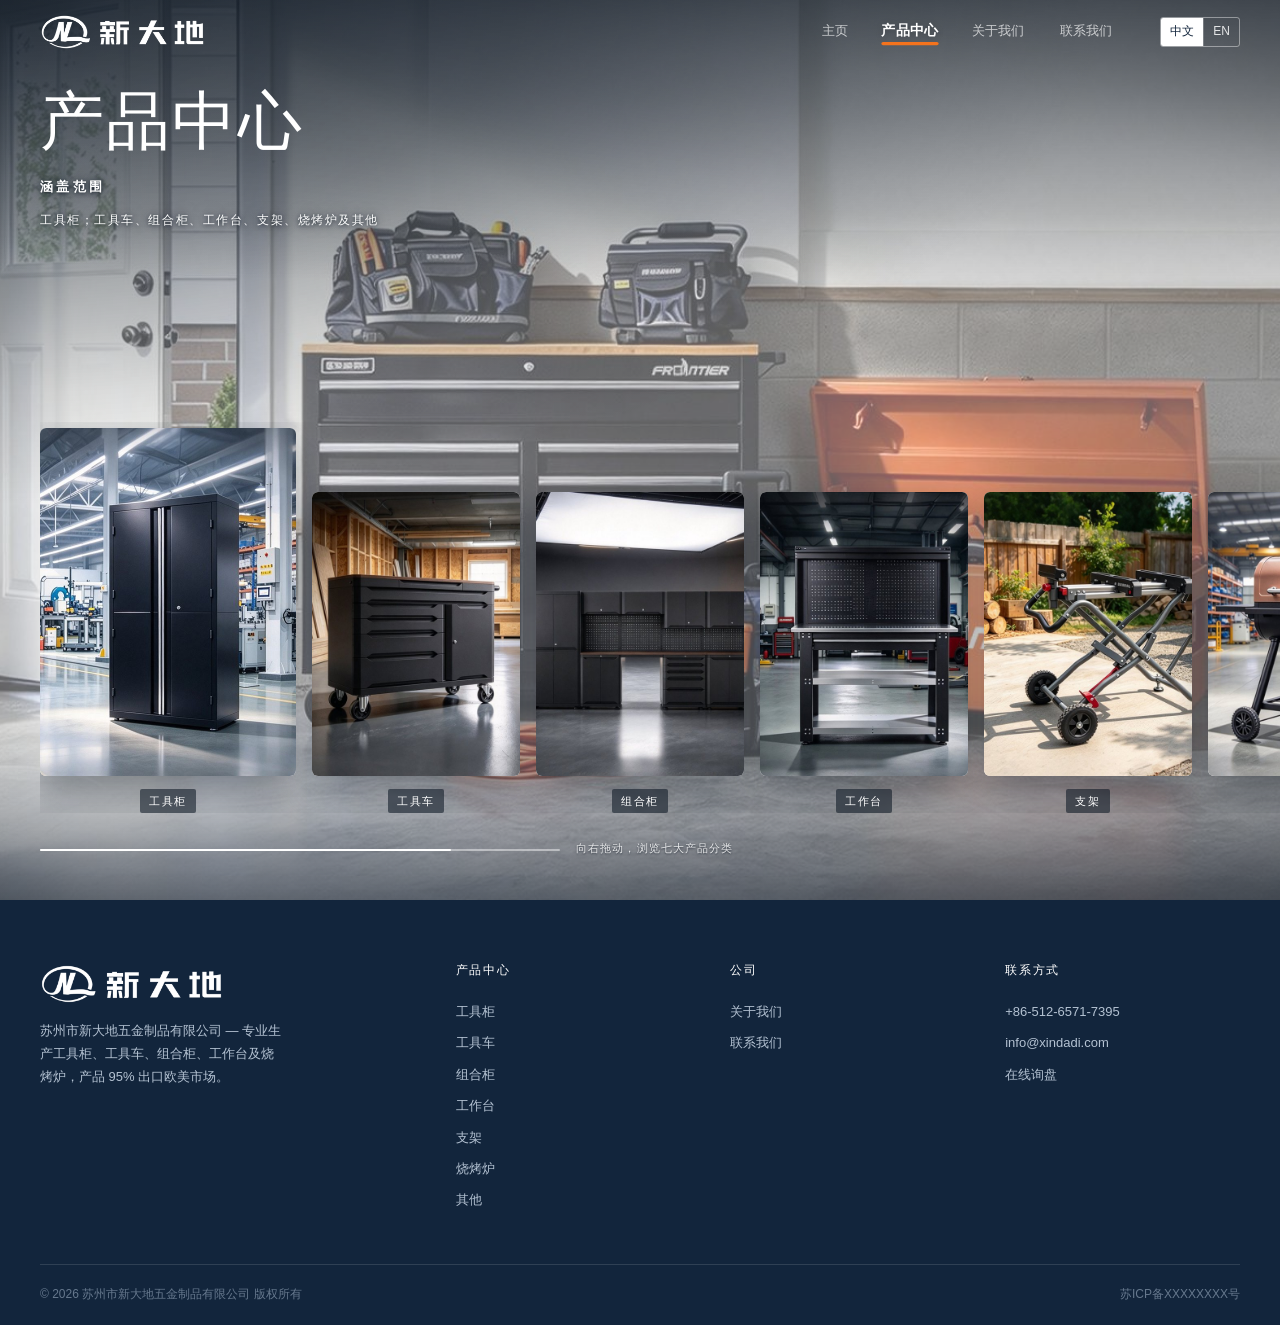
<file: zh/products.html>
<!DOCTYPE html>
<html lang="zh-CN">
<head>
<meta charset="UTF-8">
<meta name="viewport" content="width=device-width, initial-scale=1.0">
<title>产品中心｜工具柜·工具车·组合柜·工作台·支架·烧烤炉 — 新大地五金</title>
<meta name="description" content="新大地五金七大产品分类：工具柜、工具车、组合柜、工作台、支架、烧烤炉及其他。专业工具储物与户外休闲产品制造商，产品 95% 出口欧美市场。">
<link rel="canonical" href="https://www.xindadi.com/zh/products.html">
<link rel="alternate" hreflang="zh-CN" href="https://www.xindadi.com/zh/products.html">
<link rel="alternate" hreflang="en" href="https://www.xindadi.com/en/products.html">
<link rel="alternate" hreflang="x-default" href="https://www.xindadi.com/en/products.html">

<meta property="og:type" content="website">
<meta property="og:site_name" content="新大地五金">
<meta property="og:title" content="产品中心 — 七大产品分类｜新大地五金">
<meta property="og:description" content="工具柜、工具车、组合柜、工作台、支架、烧烤炉及其他，支持按客户图纸与规格定制。">
<meta property="og:url" content="https://www.xindadi.com/zh/products.html">
<meta property="og:locale" content="zh_CN">
<meta property="og:locale:alternate" content="en_US">

<link rel="preload" as="image" href="../assets/img/category/showcase-bg.jpg">
<link rel="stylesheet" href="../assets/css/tokens.css">
<link rel="stylesheet" href="../assets/css/base.css">
<link rel="stylesheet" href="../assets/css/site.css?v=4">
<link rel="stylesheet" href="../assets/css/products.css?v=7">
<link rel="icon" href="../assets/img/logo/favicon-32.png" sizes="32x32" type="image/png">
<link rel="icon" href="../assets/img/logo/favicon-192.png" sizes="192x192" type="image/png">
<link rel="apple-touch-icon" href="../assets/img/logo/apple-touch-icon.png">
</head>
<body class="page-products">

<a class="skip-link" href="#main">跳到主要内容</a>

<!-- ===================== 顶部条（本页隐藏） ===================== -->
<div class="topbar">
  <div class="container topbar__inner">
    <div class="topbar__meta">
      <a href="tel:+8651265717395">+86-512-6571-7395</a>
      <span class="topbar__sep" aria-hidden="true"></span>
      <a href="mailto:info@xindadi.com">info@xindadi.com</a>
    </div>
    <span class="topbar__tag">Est. 1999 · Suzhou, China</span>
  </div>
</div>

<!-- ===================== 主站头 ===================== -->
<header class="site-header">
  <div class="container site-header__inner">
    <a class="brand" href="index.html">
      <img class="brand__logo" src="../assets/img/logo/xindadi-logo-white.png"
           alt="新大地五金 — 工具储物与户外烤炉制造商" width="165" height="36">
    </a>

    <nav class="nav" id="site-nav" aria-label="主导航">
      <a class="nav__link" href="index.html">主页</a>
      <a class="nav__link" href="products.html" aria-current="page">产品中心</a>
      <a class="nav__link" href="about.html">关于我们</a>
      <a class="nav__link" href="contact.html">联系我们</a>
    </nav>

    <div class="header__actions">
      <div class="lang-switch" aria-label="语言切换">
        <a href="products.html" aria-current="true" lang="zh-CN">中文</a>
        <a href="../en/products.html" hreflang="en" lang="en">EN</a>
      </div>
      <a class="btn btn--primary btn--sm" href="contact.html">获取报价</a>
      <button class="nav-toggle" aria-expanded="false" aria-controls="site-nav" aria-label="打开菜单">
        <span></span><span></span><span></span>
      </button>
    </div>
  </div>
</header>

<main id="main">

  <!-- ===================== 整屏分类橱窗 ===================== -->
  <section class="pc-hero" id="pc-hero" aria-label="产品分类">
    <img class="pc-bg-img" src="../assets/img/category/showcase-bg.jpg"
         alt="" width="2400" height="822" fetchpriority="high" decoding="async">

    <div class="pc-body">
      <div class="container">
        <div class="pc-copy">
          <h1 class="pc-title"><span>产品中心</span></h1>
          <div class="pc-including">
            <span class="pc-including__label">涵盖范围</span>
            <p class="pc-including__list">工具柜；工具车、组合柜、工作台、支架、烧烤炉及其他</p>
          </div>
        </div>
      </div>
    </div>

    <div class="pc-rail-wrap">
      <div class="container">
        <div class="pc-rail" id="pc-rail">
          <a class="pc-card is-active" href="category.html?cat=cabinets" data-cat="cabinets">
            <span class="pc-card__media">
              <img src="../assets/img/category/cabinets.jpg?v=3" alt="车间工具柜" width="512" height="700" decoding="async">
            </span>
            <span class="pc-card__label">工具柜</span>
          </a>
          <a class="pc-card" href="category.html?cat=carts" data-cat="carts">
            <span class="pc-card__media">
              <img src="../assets/img/category/carts.jpg?v=4" alt="移动工具车" width="512" height="700" decoding="async">
            </span>
            <span class="pc-card__label">工具车</span>
          </a>
          <a class="pc-card" href="category.html?cat=combination" data-cat="combination">
            <span class="pc-card__media">
              <img src="../assets/img/category/combination.jpg?v=4" alt="整墙组合储物柜" width="512" height="700" decoding="async">
            </span>
            <span class="pc-card__label">组合柜</span>
          </a>
          <a class="pc-card" href="category.html?cat=benches" data-cat="benches">
            <span class="pc-card__media">
              <img src="../assets/img/category/benches.jpg?v=3" alt="重型钢制工作台" width="512" height="700" decoding="async">
            </span>
            <span class="pc-card__label">工作台</span>
          </a>
          <a class="pc-card" href="category.html?cat=stands" data-cat="stands">
            <span class="pc-card__media">
              <img src="../assets/img/category/stands.jpg?v=3" alt="折叠式工具支架" width="512" height="700" decoding="async">
            </span>
            <span class="pc-card__label">支架</span>
          </a>
          <a class="pc-card" href="category.html?cat=grills" data-cat="grills">
            <span class="pc-card__media">
              <img src="../assets/img/category/grills.jpg?v=3" alt="颗粒烧烤炉" width="512" height="700" decoding="async">
            </span>
            <span class="pc-card__label">烧烤炉</span>
          </a>
          <a class="pc-card" href="category.html?cat=others" data-cat="others">
            <span class="pc-card__media">
              <img src="../assets/img/category/others.jpg?v=3" alt="多抽屉工具柜" width="512" height="700" decoding="async">
            </span>
            <span class="pc-card__label">其他</span>
          </a>
        </div>

        <div class="pc-track-wrap">
          <div class="pc-track" id="pc-track" role="scrollbar" tabindex="0"
               aria-label="产品分类滑动条" aria-controls="pc-rail"
               aria-valuemin="0" aria-valuemax="100" aria-valuenow="0">
            <div class="pc-track__thumb" id="pc-track-thumb"></div>
          </div>
          <span class="pc-track__hint">向右拖动，浏览七大产品分类</span>
        </div>
      </div>
    </div>
  </section>

</main>

<!-- ===================== 页脚 ===================== -->
<footer class="site-footer">
  <div class="container">
    <div class="footer-grid">
      <div class="footer-brand">
        <a class="brand" href="index.html">
          <img class="brand__logo brand__logo--footer" src="../assets/img/logo/xindadi-logo-white.png"
               alt="新大地五金" width="183" height="40">
        </a>
        <p class="footer-brand__desc">
          苏州市新大地五金制品有限公司 — 专业生产工具柜、工具车、组合柜、工作台及烧烤炉，产品 95% 出口欧美市场。
        </p>
      </div>

      <div class="footer-col">
        <h4>产品中心</h4>
        <a href="category.html?cat=cabinets">工具柜</a>
        <a href="category.html?cat=carts">工具车</a>
        <a href="category.html?cat=combination">组合柜</a>
        <a href="category.html?cat=benches">工作台</a>
        <a href="category.html?cat=stands">支架</a>
        <a href="category.html?cat=grills">烧烤炉</a>
        <a href="category.html?cat=others">其他</a>
      </div>

      <div class="footer-col">
        <h4>公司</h4>
        <a href="about.html">关于我们</a>
        <a href="contact.html">联系我们</a>
      </div>

      <div class="footer-col">
        <h4>联系方式</h4>
        <a href="tel:+8651265717395">+86-512-6571-7395</a>
        <a href="mailto:info@xindadi.com">info@xindadi.com</a>
        <a href="contact.html">在线询盘</a>
      </div>
    </div>

    <div class="footer-bottom">
      <span>© <span data-year>2026</span> 苏州市新大地五金制品有限公司 版权所有</span>
      <span>苏ICP备XXXXXXXX号</span>
    </div>
  </div>
</footer>

<script src="../assets/js/site.js"></script>
</body>
</html>
</file>
<file: assets/css/tokens.css>
/* ============================================================
   tokens.css — 新大地五金官网 v2
   方向：corporate-stable（工业稳重）
   品牌色沿用：深蓝 #1e3a5f + 橙 #f4731d
   ------------------------------------------------------------
   三层结构，固定：1) primitive 2) semantic 3) component
   组件只允许引用第 2、3 层。

   ⚠️ 橙色使用约束（对比度实测，勿违反）：
     #F4731D 白底 2.87:1 / 白字其上 2.87:1 —— 均不达 AA
     → 只可用于：色条、分隔线、图标填充、大面积图形、hover 边线
     → 小字橙文用 --cta-ink (#C2560C, 4.53:1 ✅)
     → 大号数字用 --cta-large (#E8641A, 3.35:1，≥24px 粗体 ✅)
   ============================================================ */

:root {
  /* ---------- Layer 1：原始色阶 ------------------------------------ */
  --navy-900: #12253C;
  --navy-800: #1A3352;
  --navy-700: #1E3A5F;   /* 品牌主色 */
  --navy-600: #2A4E7A;
  --navy-500: #3B6494;
  --navy-200: #C9D6E4;
  --navy-100: #E6EDF4;
  --navy-50:  #F4F7FA;

  --orange-700: #A8460A;
  --orange-600: #C2560C;
  --orange-500: #E8641A;
  --orange-400: #F4731D;  /* 品牌辅色 */
  --orange-100: #FDEBE0;

  --gray-0:   #FFFFFF;
  --gray-50:  #F7F9FB;
  --gray-100: #EFF2F6;
  --gray-200: #E1E7EE;
  --gray-300: #CBD5E0;
  --gray-400: #98A6B6;
  --gray-500: #6B7C90;

  --green-600:  #127A4B;
  --amber-600:  #B26B00;
  --red-600:    #B3261E;

  /* 尺寸基元（4px 基准） */
  --size-1: 4px;   --size-2: 8px;   --size-3: 12px;  --size-4: 16px;
  --size-5: 20px;  --size-6: 24px;  --size-8: 32px;  --size-10: 40px;
  --size-12: 48px; --size-16: 64px; --size-20: 80px; --size-24: 96px;
  --size-32: 128px;

  /* ---------- Layer 2：语义层 -------------------------------------- */
  /* 表面 */
  --bg:          var(--gray-0);
  --bg-subtle:   var(--navy-50);
  --surface:     var(--gray-0);
  --surface-2:   var(--gray-50);
  --surface-inverse: var(--navy-900);
  --overlay:     rgba(18, 37, 60, 0.52);

  /* 边框 */
  --border:        #DDE4EC;
  --border-strong: #C3CFDC;
  --border-inverse: rgba(255, 255, 255, 0.16);

  /* 文字 */
  --text:         #12253C;
  --text-muted:   #4B5D73;
  --text-faint:   #66788D;
  --text-inverse: #FFFFFF;
  --text-inverse-muted: #B4C2D2;

  /* 主色（深蓝，按钮/链接） */
  --accent:          var(--navy-700);
  --accent-hover:    var(--navy-900);
  --accent-subtle:   var(--navy-100);

  /* 辅色（橙，仅图形与大字） */
  --cta:          var(--orange-400);
  --cta-large:    var(--orange-500);   /* 字号 ≥24px 且粗体时才可用于文字 */
  --cta-ink:      var(--orange-600);   /* 小字橙文，AA 达标 */
  --cta-strong:   var(--orange-700);
  --cta-subtle:   var(--orange-100);

  /* 状态 */
  --success: var(--green-600);  --success-subtle: #E7F4ED;
  --warn:    var(--amber-600);  --warn-subtle:    #FBF0DC;
  --danger:  var(--red-600);    --danger-subtle:  #FAE7E6;

  --focus-ring: var(--navy-500);

  /* ---------- 间距 ------------------------------------------------ */
  --space-1: var(--size-1);   --space-2: var(--size-2);
  --space-3: var(--size-3);   --space-4: var(--size-4);
  --space-5: var(--size-5);   --space-6: var(--size-6);
  --space-8: var(--size-8);   --space-10: var(--size-10);
  --space-12: var(--size-12); --space-16: var(--size-16);
  --space-20: var(--size-20); --space-24: var(--size-24);

  /* 段落节奏 */
  --section-y:       clamp(3.5rem, 6vw, 6rem);
  --section-y-tight: clamp(2.5rem, 4vw, 3.5rem);
  --container-max:   1200px;
  --container-pad:   24px;
  --measure:         66ch;

  /* ---------- 圆角 ------------------------------------------------ */
  /* corporate-stable：克制，大圆角会显得轻浮 */
  --radius-xs: 2px;
  --radius-sm: 3px;
  --radius-md: 4px;
  --radius-lg: 6px;
  --radius-full: 9999px;

  /* ---------- 阴影 ------------------------------------------------ */
  --shadow-sm: 0 1px 2px rgba(18, 37, 60, 0.06);
  --shadow-md: 0 4px 14px rgba(18, 37, 60, 0.08);
  --shadow-lg: 0 14px 40px rgba(18, 37, 60, 0.12);

  /* ---------- 排版 ------------------------------------------------ */
  /* 纯系统字体栈：不依赖 Google Fonts，国内访问不受影响 */
  --font-display: -apple-system, BlinkMacSystemFont, "Segoe UI", Roboto,
                  "Helvetica Neue", "PingFang SC", "Hiragino Sans GB",
                  "Microsoft YaHei", "Noto Sans SC", Arial, sans-serif;
  --font-body:    -apple-system, BlinkMacSystemFont, "Segoe UI", Roboto,
                  "Helvetica Neue", "PingFang SC", "Hiragino Sans GB",
                  "Microsoft YaHei", "Noto Sans SC", Arial, sans-serif;
  --font-mono:    ui-monospace, SFMono-Regular, "SF Mono", Menlo, Consolas,
                  "Liberation Mono", monospace;

  /* 字号：hero 上限 48px，符合 corporate-stable 的克制基准 */
  --text-hero: clamp(2rem, 1.1rem + 2.4vw, 3rem);
  --text-h1:   clamp(1.75rem, 1.2rem + 1.6vw, 2.5rem);
  --text-h2:   clamp(1.375rem, 1.1rem + 0.9vw, 1.875rem);
  --text-h3:   clamp(1.0625rem, 1rem + 0.3vw, 1.25rem);
  --text-h4:   1rem;
  --text-lg:   1.0625rem;
  --text-body: 0.9375rem;   /* 15px */
  --text-sm:   0.8125rem;   /* 13px */
  --text-xs:   0.75rem;     /* 12px */

  --weight-regular:  400;
  --weight-medium:   500;
  --weight-semibold: 600;
  --weight-bold:     700;

  --leading-tight:   1.15;
  --leading-snug:    1.32;
  --leading-normal:  1.65;
  --leading-relaxed: 1.75;

  --tracking-display: -0.02em;
  --tracking-tight:   -0.012em;
  --tracking-normal:  0;
  --tracking-label:   0.14em;

  /* ---------- 动效 ------------------------------------------------ */
  /* corporate-stable：动效近乎为零，只保留颜色过渡 */
  --dur-fast:  120ms;
  --dur-base:  180ms;
  --dur-slow:  280ms;
  --ease-out:  cubic-bezier(0.22, 1, 0.36, 1);

  /* ---------- 层级 ------------------------------------------------ */
  --z-base: 0; --z-sticky: 200; --z-drawer: 300; --z-modal: 400;

  /* ---------- Layer 3：组件 --------------------------------------- */
  --card-bg:      var(--surface);
  --card-border:  1px solid var(--border);
  --card-padding: var(--space-6);
  --card-radius:  var(--radius-lg);

  --btn-radius:  var(--radius-sm);
  --btn-pad-y:   0.8125rem;
  --btn-pad-x:   1.5rem;
  --btn-font:    var(--text-sm);
  --btn-weight:  var(--weight-semibold);
  --btn-dur:     var(--dur-fast);

  --input-bg:     var(--surface);
  --input-border: 1px solid var(--border-strong);
  --input-radius: var(--radius-sm);
  --input-pad:    0.6875rem 0.875rem;

  --nav-height:     64px;
  --topbar-height:  36px;
}

/* 反色区块（深蓝底）：用于 CTA 条、页脚。
   只覆盖语义层，组件无需改动。 */
.on-dark {
  --bg:          var(--navy-900);
  --bg-subtle:   var(--navy-800);
  --surface:     var(--navy-800);
  --surface-2:   var(--navy-700);
  --border:        rgba(255, 255, 255, 0.14);
  --border-strong: rgba(255, 255, 255, 0.28);
  --text:         #FFFFFF;
  --text-muted:   #B4C2D2;
  --text-faint:   #93A5B9;
  --accent:        #FFFFFF;
  --accent-hover:  #FFFFFF;
  --accent-subtle: rgba(255, 255, 255, 0.10);
  --cta-ink:       var(--orange-500);
  --focus-ring:    var(--orange-500);
  background: var(--bg);
  color: var(--text);
}
</file>
<file: assets/css/base.css>
/* ============================================================
   base.css — reset、排版基线、布局工具类
   ============================================================ */

*, *::before, *::after { box-sizing: border-box; }

html {
  -webkit-text-size-adjust: 100%;
  scroll-behavior: smooth;
  scroll-padding-top: calc(var(--nav-height) + var(--topbar-height) + 16px);
}

body {
  margin: 0;
  background: var(--bg);
  color: var(--text);
  font-family: var(--font-body);
  font-size: var(--text-body);
  line-height: var(--leading-normal);
  -webkit-font-smoothing: antialiased;
  -moz-osx-font-smoothing: grayscale;
  text-rendering: optimizeLegibility;
}

h1, h2, h3, h4, h5, h6 {
  margin: 0;
  font-family: var(--font-display);
  font-weight: var(--weight-bold);
  line-height: var(--leading-snug);
  letter-spacing: var(--tracking-tight);
  color: var(--text);
  text-wrap: balance;
}

p { margin: 0; text-wrap: pretty; }

img, svg, video { display: block; max-width: 100%; height: auto; }

a { color: var(--accent); text-decoration: none; }

ul, ol { margin: 0; padding: 0; list-style: none; }

button, input, select, textarea { font: inherit; color: inherit; }

button { cursor: pointer; background: none; border: 0; }

/* 焦点可见：深色底上换成浅色环 */
:focus-visible {
  outline: 2px solid var(--focus-ring);
  outline-offset: 2px;
}

::selection { background: var(--navy-700); color: #fff; }

hr {
  border: 0;
  border-top: 1px solid var(--border);
  margin: 0;
}

/* ---------------------------- 布局 ---------------------------- */
.container {
  width: min(100% - (var(--container-pad) * 2), var(--container-max));
  margin-inline: auto;
}

.container--narrow { max-width: 860px; }

.section { padding-block: var(--section-y); }
.section--tight { padding-block: var(--section-y-tight); }
.section--subtle { background: var(--bg-subtle); }

.section-head { margin-bottom: var(--space-10); }

.section-head__eyebrow {
  display: flex;
  align-items: center;
  gap: var(--space-3);
  font-family: var(--font-mono);
  font-size: var(--text-xs);
  font-weight: var(--weight-medium);
  letter-spacing: var(--tracking-label);
  text-transform: uppercase;
  color: var(--text-faint);
  margin-bottom: var(--space-4);
}

/* 橙色短色条：贯穿全站的签名细节 */
.section-head__eyebrow::before {
  content: "";
  width: 28px;
  height: 2px;
  background: var(--cta);
  flex: none;
}

.section-head h2 { font-size: var(--text-h2); }

.section-head__desc {
  margin-top: var(--space-3);
  color: var(--text-muted);
  font-size: var(--text-lg);
  max-width: var(--measure);
}

.section-head--split {
  display: flex;
  align-items: flex-end;
  justify-content: space-between;
  gap: var(--space-8);
  flex-wrap: wrap;
}

.grid-auto {
  display: grid;
  gap: var(--space-6);
  grid-template-columns: repeat(auto-fit, minmax(min(280px, 100%), 1fr));
}

.stack > * + * { margin-top: var(--space-4); }

/* 数字用等宽数字，保证规格表纵向对齐 */
.tnum { font-variant-numeric: tabular-nums; }

.text-muted { color: var(--text-muted); }
.measure { max-width: var(--measure); }

.sr-only {
  position: absolute; width: 1px; height: 1px; padding: 0; margin: -1px;
  overflow: hidden; clip: rect(0 0 0 0); white-space: nowrap; border: 0;
}

/* 跳过导航（无障碍） */
.skip-link {
  position: absolute;
  top: -100px;
  left: var(--space-4);
  z-index: var(--z-modal);
  padding: var(--space-3) var(--space-5);
  background: var(--navy-900);
  color: #fff;
  font-size: var(--text-sm);
  font-weight: var(--weight-semibold);
  border-radius: var(--radius-sm);
  transition: top var(--dur-fast) var(--ease-out);
}
.skip-link:focus { top: var(--space-3); color: #fff; }

/* ---------------------------- 动效安全 ---------------------------- */
@media (prefers-reduced-motion: reduce) {
  html { scroll-behavior: auto; }
  *, *::before, *::after {
    animation-duration: 0.01ms !important;
    animation-iteration-count: 1 !important;
    transition-duration: 0.01ms !important;
  }
}
</file>
<file: assets/css/site.css>
/* ============================================================
   site.css — 页面级组件
   仅引用 tokens.css 的语义层与组件层变量，不出现裸 hex 值
   ============================================================ */

/* ===================== 顶部条 ===================== */
.topbar {
  background: var(--navy-900);
  color: var(--text-inverse-muted);
  font-size: var(--text-xs);
  height: var(--topbar-height);
}

.topbar__inner {
  display: flex;
  align-items: center;
  justify-content: space-between;
  gap: var(--space-6);
  height: 100%;
}

.topbar__meta {
  display: flex;
  align-items: center;
  gap: var(--space-5);
  min-width: 0;
}

.topbar__meta a {
  color: var(--text-inverse-muted);
  transition: color var(--dur-fast) var(--ease-out);
  white-space: nowrap;
}

.topbar__meta a:hover { color: #fff; }

.topbar__sep {
  width: 1px;
  height: 12px;
  background: rgba(255, 255, 255, 0.22);
  flex: none;
}

.topbar__tag {
  font-family: var(--font-mono);
  letter-spacing: var(--tracking-label);
  text-transform: uppercase;
  color: var(--orange-500);
  white-space: nowrap;
}

/* ===================== 主站头 ===================== */
.site-header {
  position: sticky;
  top: 0;
  z-index: var(--z-sticky);
  background: var(--bg);
  border-bottom: 1px solid var(--border);
}

.site-header__inner {
  display: flex;
  align-items: center;
  gap: var(--space-8);
  height: var(--nav-height);
}

.brand {
  display: flex;
  align-items: center;
  gap: var(--space-3);
  flex: none;
  color: var(--text);
}

.brand:hover { color: var(--text); }

/* ---------- 品牌标识 ----------
   客户提供横版 logo（原稿 956×192）。已派生两版颜色：
   white 用于深色头部与页脚（全站头尾均为深蓝底），navy 备用浅底场景。
   比例固定 4.57:1，改高度时宽度自动跟随，不要写死 width。 */
.brand__logo {
  display: block;
  height: 36px;
  width: auto;
}

.footer-brand .brand__logo { height: 40px; }

/* 小屏：语言切换与汉堡要留位置，标识收一点 */
@media (max-width: 640px) {
  .brand__logo { height: 30px; }
  .footer-brand .brand__logo { height: 34px; }
}

.nav {
  display: flex;
  align-items: center;
  gap: var(--space-1);
  margin-left: auto;
  height: 100%;
}

.nav__link {
  position: relative;
  display: flex;
  align-items: center;
  height: 100%;
  padding-inline: var(--space-4);
  font-size: var(--text-sm);
  font-weight: var(--weight-medium);
  color: var(--text-muted);
  transition: color var(--dur-fast) var(--ease-out);
  white-space: nowrap;
}

.nav__link:hover { color: var(--text); }

/* 当前页提示：文字提纯白 + 整项放大 7% + 底部一条橙色横线（2026-11-05 客户指定）。
   放大用 transform 而非 font-size：transform 不参与布局，
   所以切换页面时其他导航项的宽度和位置完全不动，不会左右抖。 */
.nav__link[aria-current="page"] {
  color: #fff;
  font-weight: var(--weight-semibold);
  transform: scale(1.1);
  transform-origin: center;
  /* 首页/产品页头部压在实拍图上，纯白字遇到浅色画面会发虚，
     给一层极淡的暗影兜底，不改观感只提可读性 */
  text-shadow: 0 1px 6px rgba(0, 0, 0, 0.22);
  transition: color var(--dur-fast) var(--ease-out), transform var(--dur-base) var(--ease-out);
}

/* 选中项的橙色横线：紧贴文字下方（约 3px 间隙），随文字一起放大。
   用 calc(50% - 0.95em) 定位：50% 是导航盒垂直中心，
   0.95em ≈ 文字半行高 + 间隙，这样 header 高度变化时线始终跟着文字走 */
.nav__link[aria-current="page"]::after {
  content: "";
  position: absolute;
  left: var(--space-4);
  right: var(--space-4);
  bottom: calc(50% - 0.95em);
  height: 3px;
  border-radius: 2px;
  background: var(--cta);
}

.nav__link[aria-current="page"]:hover { color: #fff; }

.header__actions {
  display: flex;
  align-items: center;
  gap: var(--space-4);
  flex: none;
}

/* 语言切换 */
.lang-switch {
  display: flex;
  align-items: center;
  font-size: var(--text-xs);
  font-weight: var(--weight-medium);
  border: 1px solid var(--border-strong);
  border-radius: var(--radius-sm);
  overflow: hidden;
}

.lang-switch a {
  padding: 4px 9px;
  color: var(--text-muted);
  transition: background var(--dur-fast) var(--ease-out), color var(--dur-fast) var(--ease-out);
}

.lang-switch a + a { border-left: 1px solid var(--border); }

.lang-switch a[aria-current="true"] {
  background: var(--navy-700);
  color: #fff;
}

/* 深色头部统一语言切换外观。
   首页（透明/实色压图）、产品、分类、关于、联系五类页头部都是深色，
   原来分散在 site.css / about.css / products.css / category.css 里各写一份，
   且透明度分成 .42/.85/.24 与 .32/.82/.20 两套，页与页之间深浅不一。
   这里合并为唯一一份，取可读性更好的那套。 */
.page-home .site-header .lang-switch,
.page-products .site-header .lang-switch,
.page-category .site-header .lang-switch,
.page-about .site-header .lang-switch,
.page-contact .site-header .lang-switch {
  border-color: rgba(255, 255, 255, 0.42);
}

.page-home .site-header .lang-switch a,
.page-products .site-header .lang-switch a,
.page-category .site-header .lang-switch a,
.page-about .site-header .lang-switch a,
.page-contact .site-header .lang-switch a {
  color: rgba(255, 255, 255, 0.85);
}

.page-home .site-header .lang-switch a + a,
.page-products .site-header .lang-switch a + a,
.page-category .site-header .lang-switch a + a,
.page-about .site-header .lang-switch a + a,
.page-contact .site-header .lang-switch a + a {
  border-left-color: rgba(255, 255, 255, 0.24);
}

.page-home .site-header .lang-switch a[aria-current="true"],
.page-products .site-header .lang-switch a[aria-current="true"],
.page-category .site-header .lang-switch a[aria-current="true"],
.page-about .site-header .lang-switch a[aria-current="true"],
.page-contact .site-header .lang-switch a[aria-current="true"] {
  background: #fff;
  color: var(--navy-900);
}

/* 汉堡按钮 */
.nav-toggle {
  display: none;
  width: 38px;
  height: 38px;
  border: 1px solid var(--border-strong);
  border-radius: var(--radius-sm);
  padding: 9px 7px;
  flex-direction: column;
  justify-content: space-between;
}

.nav-toggle span {
  display: block;
  height: 1.5px;
  background: var(--text);
  transition: transform var(--dur-base) var(--ease-out), opacity var(--dur-fast);
}

.nav-toggle[aria-expanded="true"] span:nth-child(1) { transform: translateY(7.5px) rotate(45deg); }
.nav-toggle[aria-expanded="true"] span:nth-child(2) { opacity: 0; }
.nav-toggle[aria-expanded="true"] span:nth-child(3) { transform: translateY(-7.5px) rotate(-45deg); }

/* ===================== 按钮 ===================== */
.btn {
  display: inline-flex;
  align-items: center;
  justify-content: center;
  gap: var(--space-2);
  padding: var(--btn-pad-y) var(--btn-pad-x);
  font-size: var(--btn-font);
  font-weight: var(--btn-weight);
  letter-spacing: 0.01em;
  border-radius: var(--btn-radius);
  border: 1px solid transparent;
  transition: background var(--btn-dur) var(--ease-out),
              color var(--btn-dur) var(--ease-out),
              border-color var(--btn-dur) var(--ease-out);
  white-space: nowrap;
  text-align: center;
}

.btn--primary {
  background: var(--navy-700);
  color: #fff;
  border-color: var(--navy-700);
}
.btn--primary:hover { background: var(--navy-900); border-color: var(--navy-900); color: #fff; }

.btn--ghost {
  background: transparent;
  color: var(--navy-700);
  border-color: var(--border-strong);
}
.btn--ghost:hover { border-color: var(--navy-700); color: var(--navy-900); }

.btn--light {
  background: #fff;
  color: var(--navy-900);
  border-color: #fff;
}
.btn--light:hover { background: var(--navy-100); border-color: var(--navy-100); color: var(--navy-900); }

.btn--outline-light {
  background: transparent;
  color: #fff;
  border-color: rgba(255, 255, 255, 0.45);
}
.btn--outline-light:hover { border-color: #fff; color: #fff; background: rgba(255, 255, 255, 0.08); }

.btn--sm { padding: 0.5rem 0.875rem; font-size: var(--text-xs); }

.btn__arrow { flex: none; transition: transform var(--dur-base) var(--ease-out); }
.btn:hover .btn__arrow { transform: translateX(3px); }

/* 文字链接 */
.link-arrow {
  display: inline-flex;
  align-items: center;
  gap: var(--space-2);
  font-size: var(--text-sm);
  font-weight: var(--weight-semibold);
  color: var(--navy-700);
}
.link-arrow:hover { color: var(--navy-900); }
.link-arrow svg { transition: transform var(--dur-base) var(--ease-out); }
.link-arrow:hover svg { transform: translateX(3px); }

/* ===================== 媒体占位 / 图片位 ===================== */
/* 结构：图到位后把 <div class="media__label"> 换成 <img class="media__img"> 即可 */
.media {
  position: relative;
  overflow: hidden;
  background: var(--navy-50);
  border: 1px solid var(--border);
  aspect-ratio: 4 / 3;
}

.media--tall { aspect-ratio: 3 / 4; }
.media--wide { aspect-ratio: 16 / 9; }
.media--square { aspect-ratio: 1; }

/* 蓝图网格：占位也像设计过的，不是灰块 */
.media__label {
  position: absolute;
  inset: 0;
  display: grid;
  place-content: center;
  gap: var(--space-2);
  text-align: center;
  padding: var(--space-4);
  background-image:
    linear-gradient(to right, rgba(30, 58, 95, 0.07) 1px, transparent 1px),
    linear-gradient(to bottom, rgba(30, 58, 95, 0.07) 1px, transparent 1px);
  background-size: 24px 24px;
  color: var(--text-faint);
  font-family: var(--font-mono);
  font-size: var(--text-xs);
  letter-spacing: 0.08em;
  text-transform: uppercase;
}

.media__label strong {
  display: block;
  font-family: var(--font-display);
  font-size: var(--text-lg);
  font-weight: var(--weight-semibold);
  letter-spacing: var(--tracking-tight);
  text-transform: none;
  color: var(--navy-600);
}

.media__label .corner {
  position: absolute;
  width: 10px;
  height: 10px;
  border: 1px solid var(--navy-500);
  opacity: 0.5;
}
.media__label .corner--tl { top: 10px; left: 10px; border-right: 0; border-bottom: 0; }
.media__label .corner--tr { top: 10px; right: 10px; border-left: 0; border-bottom: 0; }
.media__label .corner--bl { bottom: 10px; left: 10px; border-right: 0; border-top: 0; }
.media__label .corner--br { bottom: 10px; right: 10px; border-left: 0; border-top: 0; }

.media__img {
  position: absolute;
  inset: 0;
  width: 100%;
  height: 100%;
  object-fit: cover;
}

/* ===================== 首屏 ===================== */
.hero-stage {
  position: relative;
  height: 100vh;
  height: min(100svh, 920px);
  min-height: 600px;
  overflow: hidden;
  background: var(--navy-900);
  isolation: isolate;
}

/* 静态背景图（原轮播已取消，只用封面 1） */
.hs-bg { position: absolute; inset: 0; z-index: 0; }

.hs-bg img {
  width: 100%;
  height: 100%;
  object-fit: cover;
  object-position: center;
}

/* 顶部渐隐：只压住导航那一条，底图主体保持原始亮度（整幅压暗层已按要求移除） */
.hero-stage::after {
  content: "";
  position: absolute;
  inset: 0;
  z-index: 1;
  pointer-events: none;
  background:
    /* 顶部：护住导航与 logo */
    linear-gradient(180deg,
      rgba(9, 19, 31, 0.6) 0,
      rgba(9, 19, 31, 0.26) 46px,
      rgba(9, 19, 31, 0) 150px),
    /* 中间亮、四周渐深的暗角 */
    radial-gradient(100% 88% at 50% 44%,
      rgba(9, 19, 31, 0) 18%,
      rgba(9, 19, 31, 0.24) 44%,
      rgba(9, 19, 31, 0.54) 70%,
      rgba(9, 19, 31, 0.86) 100%);
}

/* 前景文案 */
.hs-body {
  position: absolute;
  inset: 0;
  z-index: 2;
  display: flex;
  align-items: center;
  padding-top: var(--nav-height);
  pointer-events: none;
}

.hs-copy { max-width: 820px; color: var(--text-inverse); }

.hs-wordmark {
  font-family: var(--font-display);
  font-size: clamp(2.75rem, 5.4vw, 4.75rem);
  font-weight: var(--weight-regular);
  letter-spacing: 0.07em;
  line-height: 1;
  color: var(--text-inverse);
  margin-bottom: var(--space-6);
}

.hs-lines { margin-bottom: var(--space-4); }

.hs-line {
  font-size: clamp(1rem, 1.7vw, 1.5rem);
  font-weight: var(--weight-bold);
  letter-spacing: 0.04em;
  line-height: 1.45;
  text-transform: uppercase;
  color: var(--text-inverse);
  text-shadow: 0 1px 12px rgba(0, 0, 0, 0.35);
}

.hs-note {
  font-size: clamp(0.8125rem, 1.15vw, 1.0625rem);
  font-weight: var(--weight-medium);
  letter-spacing: 0.06em;
  text-transform: uppercase;
  color: rgba(255, 255, 255, 0.82);
  text-shadow: 0 1px 10px rgba(0, 0, 0, 0.4);
}

/* 底部条：右下椭圆按钮 */
.hs-bar {
  position: absolute;
  left: 0;
  right: 0;
  bottom: clamp(1.75rem, 5vh, 3.5rem);
  z-index: 3;
}

.hs-bar__inner {
  display: flex;
  align-items: center;
  justify-content: flex-end;
}

/* 椭圆描边按钮（参考稿的胶囊形） */
.btn--pill {
  border-radius: var(--radius-full);
  padding: 1rem 2.5rem;
  font-size: var(--text-body);
  letter-spacing: 0.06em;
  color: var(--text-inverse);
  border-color: rgba(255, 255, 255, 0.9);
  background: rgba(9, 19, 31, 0.26);
  -webkit-backdrop-filter: blur(6px);
  backdrop-filter: blur(6px);
}

/* hover：按钮外观不变，文字与描边一起变品牌橙（客户指定） */
.btn--pill:hover,
.btn--pill:focus-visible {
  color: var(--cta);
  border-color: var(--cta);
  background: rgba(9, 19, 31, 0.26);
  transform: translateY(-2px);
}

/* 首页头部：悬浮在轮播图之上 */
.page-home .topbar { display: none; }

.page-home .site-header {
  position: fixed;
  top: 0;
  left: 0;
  right: 0;
  background: transparent;
  border-bottom-color: transparent;
  transition: background var(--dur-slow) var(--ease-out),
              border-color var(--dur-slow) var(--ease-out);
}

.page-home .site-header .nav__link { color: rgba(255, 255, 255, 0.88); }
.page-home .site-header .nav__link:hover { color: #fff; }
.page-home .site-header .nav__link[aria-current="page"] { color: #fff; }

.page-home .site-header .nav-toggle { border-color: rgba(255, 255, 255, 0.45); }
.page-home .site-header .nav-toggle span { background: #fff; }

/* 首页的转化入口交给首屏那个椭圆按钮，头部按钮让位给画面 */
.page-home .header__actions > .btn--primary { display: none; }

/* 下滑后变实色，避免白底内容区上看不清 */
.page-home .site-header.is-solid {
  background: var(--navy-900);
  border-bottom-color: rgba(255, 255, 255, 0.12);
}

/* ===================== 数字条 ===================== */
.stat-strip {
  background: var(--navy-900);
  color: #fff;
}

.stat-strip__inner {
  display: grid;
  grid-template-columns: repeat(4, 1fr);
}

.stat {
  padding: var(--space-8) var(--space-6);
  border-left: 1px solid rgba(255, 255, 255, 0.13);
}
.stat:first-child { border-left: 0; padding-left: 0; }

.stat__value {
  display: block;
  font-family: var(--font-display);
  font-size: clamp(1.75rem, 1.2rem + 1.4vw, 2.375rem);
  font-weight: var(--weight-bold);
  letter-spacing: var(--tracking-display);
  line-height: 1.1;
  color: #fff;
  margin-bottom: var(--space-1);
}

.stat__value em {
  font-style: normal;
  color: var(--orange-500);
}

.stat__label {
  font-size: var(--text-xs);
  letter-spacing: 0.06em;
  color: var(--text-inverse-muted);
  text-transform: uppercase;
}

/* ===================== 产品系列卡 ===================== */
.series-grid {
  display: grid;
  grid-template-columns: repeat(3, 1fr);
  gap: 1px;
  background: var(--border);
  border: 1px solid var(--border);
}

.series-card {
  position: relative;
  display: flex;
  flex-direction: column;
  background: var(--surface);
  color: var(--text);
  padding: var(--space-6);
  transition: background var(--dur-base) var(--ease-out);
  min-height: 100%;
}

.series-card:hover { background: var(--surface-2); color: var(--text); }

/* hover 时左侧橙色标记 */
.series-card::before {
  content: "";
  position: absolute;
  left: 0;
  top: 0;
  bottom: 0;
  width: 2px;
  background: var(--cta);
  transform: scaleY(0);
  transform-origin: top;
  transition: transform var(--dur-slow) var(--ease-out);
}

.series-card:hover::before { transform: scaleY(1); }

.series-card__index {
  font-family: var(--font-mono);
  font-size: var(--text-xs);
  letter-spacing: var(--tracking-label);
  color: var(--text-faint);
  margin-bottom: var(--space-4);
}

.series-card__title {
  font-size: var(--text-h3);
  margin-bottom: var(--space-2);
}

.series-card__desc {
  font-size: var(--text-sm);
  color: var(--text-muted);
  margin-bottom: var(--space-6);
}

.series-card__foot {
  margin-top: auto;
  display: flex;
  align-items: center;
  justify-content: space-between;
  gap: var(--space-3);
  padding-top: var(--space-4);
  border-top: 1px solid var(--border);
}

.series-card__sku {
  font-family: var(--font-mono);
  font-size: var(--text-xs);
  color: var(--text-faint);
}

/* ===================== 制造工序 ===================== */
.process {
  display: grid;
  grid-template-columns: repeat(6, 1fr);
  border-top: 2px solid var(--navy-700);
}

.process__item {
  position: relative;
  padding: var(--space-6) var(--space-4) var(--space-6) 0;
  border-right: 1px solid var(--border);
}
.process__item:last-child { border-right: 0; }

.process__step {
  font-family: var(--font-mono);
  font-size: var(--text-xs);
  font-weight: var(--weight-medium);
  letter-spacing: var(--tracking-label);
  color: var(--cta-ink);
  margin-bottom: var(--space-3);
}

.process__name {
  font-size: var(--text-h4);
  font-weight: var(--weight-semibold);
  margin-bottom: var(--space-2);
}

.process__desc {
  font-size: var(--text-sm);
  color: var(--text-muted);
  line-height: var(--leading-normal);
}

/* ===================== 图文分栏 ===================== */
.split {
  display: grid;
  grid-template-columns: 1fr 1fr;
  gap: clamp(2rem, 5vw, 4rem);
  align-items: center;
}

.split--reverse .split__media { order: 2; }

.split__body h2 { font-size: var(--text-h2); margin-bottom: var(--space-4); }

.split__body p { color: var(--text-muted); margin-bottom: var(--space-4); max-width: 52ch; }

/* 认证清单 */
.cert-list {
  display: grid;
  grid-template-columns: repeat(2, 1fr);
  gap: var(--space-3) var(--space-6);
  margin-block: var(--space-6);
  padding: 0;
}

.cert-list li {
  display: flex;
  align-items: flex-start;
  gap: var(--space-3);
  font-size: var(--text-sm);
  color: var(--text);
}

.cert-list svg { flex: none; margin-top: 3px; color: var(--navy-600); }

/* ===================== 新闻 ===================== */
.news-grid {
  display: grid;
  grid-template-columns: repeat(2, 1fr);
  gap: var(--space-6);
}

.news-card {
  display: flex;
  flex-direction: column;
  background: var(--surface);
  border: var(--card-border);
  padding: var(--space-6);
  color: var(--text);
  transition: border-color var(--dur-base) var(--ease-out), box-shadow var(--dur-base) var(--ease-out);
}

/* 仅当卡片本身是链接时才给悬浮反馈；纯展示用 article 不产生可点击暗示 */
a.news-card:hover {
  color: var(--text);
  border-color: var(--navy-200);
  box-shadow: var(--shadow-md);
}

.news-card__date {
  display: flex;
  align-items: center;
  gap: var(--space-3);
  font-family: var(--font-mono);
  font-size: var(--text-xs);
  letter-spacing: 0.06em;
  color: var(--text-faint);
  margin-bottom: var(--space-3);
}

.news-card__date::before {
  content: "";
  width: 14px;
  height: 2px;
  background: var(--cta);
  flex: none;
}

.news-card h3 { font-size: var(--text-h3); margin-bottom: var(--space-2); }

.news-card p { font-size: var(--text-sm); color: var(--text-muted); }

/* ===================== CTA 条 ===================== */
.cta-band {
  background: var(--navy-900);
  position: relative;
  overflow: hidden;
}

.cta-band::before {
  content: "";
  position: absolute;
  inset: 0;
  background-image:
    linear-gradient(to right, rgba(255, 255, 255, 0.045) 1px, transparent 1px),
    linear-gradient(to bottom, rgba(255, 255, 255, 0.045) 1px, transparent 1px);
  background-size: 40px 40px;
  mask-image: linear-gradient(to right, transparent, #000 70%);
  pointer-events: none;
}

.cta-band__inner {
  position: relative;
  display: flex;
  align-items: center;
  justify-content: space-between;
  gap: var(--space-8);
  flex-wrap: wrap;
  padding-block: clamp(2.5rem, 5vw, 4rem);
}

.cta-band h2 {
  font-size: var(--text-h2);
  color: #fff;
  margin-bottom: var(--space-2);
}

.cta-band p { color: var(--text-inverse-muted); font-size: var(--text-lg); max-width: 52ch; }

.cta-band__actions { display: flex; gap: var(--space-3); flex-wrap: wrap; }

/* ===================== 页脚 ===================== */
.site-footer {
  background: var(--navy-900);
  color: var(--text-inverse-muted);
  padding-top: var(--space-16);
  font-size: var(--text-sm);
}

.footer-grid {
  display: grid;
  grid-template-columns: 1.6fr 1fr 1fr 1fr;
  gap: var(--space-10);
  padding-bottom: var(--space-12);
}

.footer-brand__desc {
  margin-top: var(--space-4);
  color: var(--text-inverse-muted);
  max-width: 34ch;
  line-height: var(--leading-relaxed);
}

.footer-col h4 {
  font-size: var(--text-xs);
  font-family: var(--font-mono);
  font-weight: var(--weight-medium);
  letter-spacing: var(--tracking-label);
  text-transform: uppercase;
  color: #fff;
  margin-bottom: var(--space-4);
}

.footer-col a {
  display: block;
  padding-block: 5px;
  color: var(--text-inverse-muted);
  transition: color var(--dur-fast) var(--ease-out);
}

.footer-col a:hover { color: #fff; }

.footer-bottom {
  display: flex;
  align-items: center;
  justify-content: space-between;
  gap: var(--space-4);
  flex-wrap: wrap;
  padding-block: var(--space-5);
  border-top: 1px solid rgba(255, 255, 255, 0.12);
  font-size: var(--text-xs);
  color: var(--text-faint);
}

.footer-bottom a { color: var(--text-faint); }
.footer-bottom a:hover { color: #fff; }

/* ===================== 内页页头 ===================== */
.page-head {
  background: var(--bg-subtle);
  border-bottom: 1px solid var(--border);
  padding-block: clamp(2rem, 4vw, 3.25rem);
  position: relative;
  overflow: hidden;
}

.page-head::before {
  content: "";
  position: absolute;
  inset: 0;
  background-image:
    linear-gradient(to right, rgba(30, 58, 95, 0.05) 1px, transparent 1px),
    linear-gradient(to bottom, rgba(30, 58, 95, 0.05) 1px, transparent 1px);
  background-size: 40px 40px;
  mask-image: linear-gradient(to right, transparent 30%, #000 100%);
  pointer-events: none;
}

.page-head__inner { position: relative; }

.breadcrumb {
  display: flex;
  align-items: center;
  gap: var(--space-2);
  font-size: var(--text-xs);
  color: var(--text-faint);
  margin-bottom: var(--space-4);
  flex-wrap: wrap;
}

.breadcrumb a { color: var(--text-muted); }
.breadcrumb a:hover { color: var(--navy-700); }
.breadcrumb span[aria-hidden] { color: var(--border-strong); }

.page-head h1 {
  font-size: var(--text-h1);
  letter-spacing: var(--tracking-display);
}

.page-head__desc {
  margin-top: var(--space-3);
  color: var(--text-muted);
  font-size: var(--text-lg);
  max-width: var(--measure);
}

/* ===================== 规格表 ===================== */
.spec-table {
  width: 100%;
  border-collapse: collapse;
  font-size: var(--text-sm);
}

.spec-table caption {
  text-align: left;
  font-size: var(--text-xs);
  font-family: var(--font-mono);
  letter-spacing: var(--tracking-label);
  text-transform: uppercase;
  color: var(--text-faint);
  padding-bottom: var(--space-3);
}

.spec-table th,
.spec-table td {
  padding: var(--space-3) var(--space-4);
  border-bottom: 1px solid var(--border);
  text-align: left;
  vertical-align: top;
}

.spec-table thead th {
  font-size: var(--text-xs);
  font-family: var(--font-mono);
  font-weight: var(--weight-medium);
  letter-spacing: 0.06em;
  text-transform: uppercase;
  color: var(--text-faint);
  border-bottom: 1px solid var(--border-strong);
  background: var(--surface-2);
}

.spec-table tbody th {
  font-weight: var(--weight-medium);
  color: var(--text-muted);
  width: 42%;
}

.spec-table tbody td {
  color: var(--text);
  font-variant-numeric: tabular-nums;
}

.spec-table tbody tr:last-child th,
.spec-table tbody tr:last-child td { border-bottom: 0; }

/* ===================== 表单 ===================== */
.form-grid {
  display: grid;
  grid-template-columns: 1fr 1fr;
  gap: var(--space-4);
}

.field { display: flex; flex-direction: column; gap: var(--space-2); }
.field--full { grid-column: 1 / -1; }

.field label {
  font-size: var(--text-sm);
  font-weight: var(--weight-medium);
  color: var(--text);
}

.field label .req { color: var(--danger); margin-left: 2px; }

.field input,
.field select,
.field textarea {
  width: 100%;
  padding: var(--input-pad);
  background: var(--input-bg);
  border: var(--input-border);
  border-radius: var(--input-radius);
  font-size: var(--text-sm);
  color: var(--text);
  transition: border-color var(--dur-fast) var(--ease-out), box-shadow var(--dur-fast) var(--ease-out);
}

.field input::placeholder,
.field textarea::placeholder { color: var(--text-faint); }

.field input:focus,
.field select:focus,
.field textarea:focus {
  outline: none;
  border-color: var(--navy-600);
  box-shadow: 0 0 0 3px rgba(59, 100, 148, 0.14);
}

.field textarea { resize: vertical; min-height: 128px; }

.field__hint { font-size: var(--text-xs); color: var(--text-faint); }

/* ===================== 面包屑式标签 ===================== */
.tag {
  display: inline-flex;
  align-items: center;
  gap: 6px;
  padding: 3px 9px;
  font-size: var(--text-xs);
  font-weight: var(--weight-medium);
  font-family: var(--font-mono);
  letter-spacing: 0.04em;
  border: 1px solid var(--border-strong);
  border-radius: var(--radius-xs);
  color: var(--text-muted);
  background: var(--surface);
}

.tag--accent { border-color: var(--navy-200); background: var(--navy-50); color: var(--navy-700); }

/* ===================== 响应式 ===================== */
@media (max-width: 1080px) {
  .process { grid-template-columns: repeat(3, 1fr); }
  .process__item:nth-child(3n) { border-right: 0; }
  .process__item:nth-child(n + 4) { border-top: 1px solid var(--border); padding-top: var(--space-6); }

  .footer-grid { grid-template-columns: 1fr 1fr; gap: var(--space-8); }
  .footer-brand { grid-column: 1 / -1; }
}

@media (max-width: 900px) {
  .hero-stage { height: 78vh; height: min(78svh, 660px); min-height: 500px; }
  .hs-body { align-items: flex-end; padding-bottom: 108px; }
  .hs-wordmark { margin-bottom: var(--space-4); }
  .hs-line { font-size: 1.0625rem; }
  .hs-note { font-size: 0.78125rem; line-height: 1.6; }
  .btn--pill { padding: 0.75rem 1.75rem; }
  .series-grid { grid-template-columns: repeat(2, 1fr); }
  .split { grid-template-columns: 1fr; }
  .split--reverse .split__media { order: 0; }
  .stat-strip__inner { grid-template-columns: repeat(2, 1fr); }
  .stat { border-top: 1px solid rgba(255, 255, 255, 0.13); }
  .stat:nth-child(1), .stat:nth-child(2) { border-top: 0; }
  .stat:nth-child(odd) { border-left: 0; padding-left: 0; }
  .news-grid { grid-template-columns: 1fr; }
  .topbar__tag { display: none; }
}

@media (max-width: 780px) {
  :root { --nav-height: 58px; --container-pad: 18px; }

  /* 抽屉统一深蓝底：全站头部都是深色语义（悬浮在实拍图上或深蓝页），
     抽屉若用 --bg 的白底，白色导航字会直接消失。 */
  .nav {
    position: fixed;
    inset: calc(var(--nav-height) + var(--topbar-height)) 0 auto 0;
    flex-direction: column;
    align-items: stretch;
    gap: 0;
    background: var(--navy-900);
    border-bottom: 1px solid rgba(255, 255, 255, 0.14);
    padding: var(--space-2) var(--space-5) var(--space-5);
    height: auto;
    max-height: calc(100vh - var(--nav-height) - var(--topbar-height));
    overflow-y: auto;
    transform: translateY(-8px);
    opacity: 0;
    visibility: hidden;
    transition: opacity var(--dur-base) var(--ease-out), transform var(--dur-base) var(--ease-out), visibility var(--dur-base);
    box-shadow: var(--shadow-lg);
  }

  .nav.is-open { transform: translateY(0); opacity: 1; visibility: visible; }

  /* 这些页隐藏了顶部条，抽屉要贴着主站头底边展开，
     否则会按 --topbar-height 留出 36px 空白露出下面的画面 */
  .page-home .nav,
  .page-products .nav,
  .page-category .nav {
    inset: var(--nav-height) 0 auto 0;
    max-height: calc(100vh - var(--nav-height));
  }

  .nav__link {
    height: auto;
    padding: var(--space-4) 0;
    border-bottom: 1px solid rgba(255, 255, 255, 0.1);
    font-size: var(--text-body);
    color: rgba(255, 255, 255, 0.82);
  }

  /* 抽屉里当前项：整行保留为点击区，但柔光只聚在文字那一侧，
     右侧和上下都淡到 0，所以不出现行块感 */
  /* 抽屉里当前项：同样是变色 + 放大，但整行文字靠左，
     所以把缩放原点挪到左侧，放大时不会向右溢出、也不会顶到分割线 */
  .nav__link[aria-current="page"],
  .page-home .site-header .nav__link[aria-current="page"] {
    height: auto;
    align-self: stretch;
    padding-inline: 0;
    margin-inline: 0;
    color: #fff;
    transform: scale(1.1);
    transform-origin: left center;
    text-shadow: none;
  }

  /* 抽屉里的橙线通栏铺满整行，与桌面端留边距的样式区分 */
  .nav__link[aria-current="page"]::after {
    left: 0;
    right: 0;
  }

  .nav-toggle { display: flex; }
  .header__actions .btn--primary { display: none; }

  .series-grid { grid-template-columns: 1fr; }
  .process { grid-template-columns: repeat(2, 1fr); }
  .process__item:nth-child(2n) { border-right: 0; }
  .process__item:nth-child(3n) { border-right: 1px solid var(--border); }
  .process__item:nth-child(n + 3) { border-top: 1px solid var(--border); }
  .cert-list { grid-template-columns: 1fr; }
  .form-grid { grid-template-columns: 1fr; }
  .cta-band__inner { flex-direction: column; align-items: flex-start; }
  .footer-grid { grid-template-columns: 1fr; }
  .topbar__meta > *:not(:first-child):not(.topbar__sep) { display: none; }
  .topbar__meta .topbar__sep { display: none; }
}

@media (max-width: 420px) {
  .stat-strip__inner { grid-template-columns: 1fr; }
  .stat { border-left: 0; padding-left: 0; }
  .stat:nth-child(2) { border-top: 1px solid rgba(255, 255, 255, 0.13); }
  .hero-stage { min-height: 480px; }
  .hs-wordmark { font-size: 2.5rem; }
  .hs-line { font-size: 0.9375rem; }
  .hs-bar .btn--pill { padding: 0.6875rem 1.375rem; font-size: var(--text-sm); }
}

/* ============================================================
   联系页 — 深色满屏（参考稿结构：大标题 / 地图+信息双栏 / 询盘）
   只覆盖局部，不改动其他页面的头部与页脚。
   ============================================================ */
.page-contact { background: var(--navy-900); }

.page-contact .site-header {
  background: var(--navy-900);
  border-bottom-color: rgba(255, 255, 255, 0.14);
}

.page-contact .nav__link { color: rgba(255, 255, 255, 0.76); }
.page-contact .nav__link:hover,
.page-contact .nav__link[aria-current="page"] { color: #fff; }

.page-contact .btn--primary {
  background: #fff;
  border-color: #fff;
  color: var(--navy-900);
}
.page-contact .btn--primary:hover {
  background: var(--navy-100);
  border-color: var(--navy-100);
  color: var(--navy-900);
}

.page-contact .nav-toggle { border-color: rgba(255, 255, 255, 0.4); }
.page-contact .nav-toggle span { background: #fff; }

.page-contact .site-footer { border-top: 1px solid rgba(255, 255, 255, 0.1); }

/* ---------- 标题区 ---------- */
.contact-hero {
  position: relative;
  overflow: hidden;
  padding-block: clamp(2rem, 3.6vw, 3rem) clamp(2.25rem, 4vw, 3.25rem);
  text-align: center;
}

/* 极淡的工程网格：只做氛围，不抢标题 */
.contact-hero::before {
  content: "";
  position: absolute;
  inset: 0;
  background-image:
    linear-gradient(to right, rgba(255, 255, 255, 0.055) 1px, transparent 1px),
    linear-gradient(to bottom, rgba(255, 255, 255, 0.055) 1px, transparent 1px);
  background-size: 48px 48px;
  -webkit-mask-image: radial-gradient(ellipse 72% 92% at 50% 34%, #000 18%, transparent 76%);
  mask-image: radial-gradient(ellipse 72% 92% at 50% 34%, #000 18%, transparent 76%);
  pointer-events: none;
}

.contact-hero__inner { position: relative; }

.contact-hero h1 {
  /* 与 About Us 页 .about-title 同字号 */
  font-size: clamp(1.75rem, 1rem + 1.8vw, 2.5rem);
  font-weight: var(--weight-bold);
  letter-spacing: 0.06em;
  line-height: 1.04;
  text-transform: uppercase;
  color: #fff;
}

html[lang="zh-CN"] .contact-hero h1 { letter-spacing: 0.14em; }

.contact-hero__rule {
  width: 40px;
  height: 2px;
  background: var(--cta);
  margin: var(--space-6) auto 0;
}

/* 矮屏（与 about.css 里 .about-title 的条件一致）：标题同步收到 1.9rem，
   保证两页标题在任何窗口高度下都一样大 */
@media (min-width: 901px) and (max-height: 800px) {
  .contact-hero h1 { font-size: 1.9rem; }
}

/* ---------- 地图 + 信息 ---------- */
.contact-body { padding-bottom: clamp(3rem, 6vw, 5rem); }

.contact-grid {
  display: grid;
  grid-template-columns: 1.22fr 1fr;
  gap: clamp(2rem, 4.2vw, 4.25rem);
  align-items: stretch;   /* 地图跟着右栏文字高度走 */
}

/* 地图：静态底图（百度地图导出图），保持原始比例不裁切 */
.contact-map {
  position: relative;
  display: flex;
  flex-direction: column;
  height: 100%;
  background: var(--navy-800);
  border: 1px solid rgba(255, 255, 255, 0.14);
}

/* 高度由右栏文字决定：底图 cover 填满，只做极轻微的左右裁切 */
.contact-map__canvas {
  position: relative;
  flex: 1 1 auto;
  min-height: 220px;
  overflow: hidden;
  background: var(--surface-2);
}

.contact-map__img {
  position: absolute;
  inset: 0;
  width: 100%;
  height: 100%;
  object-fit: cover;
  object-position: center;
}

.contact-map__bar {
  display: flex;
  align-items: center;
  justify-content: space-between;
  gap: var(--space-4);
  padding: var(--space-3) var(--space-4);
  border-top: 1px solid rgba(255, 255, 255, 0.12);
  background: rgba(9, 19, 31, 0.4);
  font-size: var(--text-xs);
  color: rgba(255, 255, 255, 0.6);
}

.contact-map__bar span {
  font-family: var(--font-mono);
  letter-spacing: 0.06em;
  text-transform: uppercase;
  min-width: 0;
  overflow: hidden;
  text-overflow: ellipsis;
  white-space: nowrap;
}

.contact-map__bar a {
  display: inline-flex;
  align-items: center;
  gap: 6px;
  color: #fff;
  font-weight: var(--weight-medium);
  white-space: nowrap;
  transition: color var(--dur-fast) var(--ease-out);
}
.contact-map__bar a:hover { color: var(--cta-large); }

/* ---------- 右侧文案 ---------- */
.contact-intro__lead {
  font-size: clamp(1.0625rem, 0.95rem + 0.5vw, 1.25rem);
  font-weight: var(--weight-medium);
  line-height: 1.55;
  letter-spacing: 0.03em;
  text-transform: uppercase;
  color: #fff;
  max-width: 44ch;
}

.contact-intro__sub {
  margin-top: var(--space-6);
  font-size: var(--text-body);
  font-weight: var(--weight-regular);
  line-height: 1.6;
  letter-spacing: 0;
  text-transform: none;
  color: rgba(255, 255, 255, 0.9);
  max-width: 52ch;
}

html[lang="zh-CN"] .contact-intro__lead { letter-spacing: 0.04em; text-transform: none; }

/* 第一条引导语的字面上缘与地图上边线对齐 */
.contact-intro > .contact-intro__lead:first-child { margin-top: -0.25em; }

.contact-list {
  margin-top: clamp(2.25rem, 4vw, 3rem);
  display: grid;
  gap: clamp(1.75rem, 3vw, 2.25rem);
}

.contact-item {
  display: grid;
  grid-template-columns: 56px 1fr;
  gap: var(--space-5);
  align-items: center;
}

.contact-item__icon {
  width: 56px;
  height: 56px;
  border-radius: var(--radius-full);
  border: 1px solid rgba(255, 255, 255, 0.28);
  display: grid;
  place-items: center;
  color: #fff;
  transition: border-color var(--dur-base) var(--ease-out),
              color var(--dur-base) var(--ease-out);
}

.contact-item:hover .contact-item__icon {
  border-color: var(--cta);
  color: var(--cta-large);
}

.contact-item__body { padding-top: 0; }

.contact-item__label {
  font-family: var(--font-mono);
  font-size: 0.875rem;            /* 12px → 14px */
  font-weight: var(--weight-medium);
  letter-spacing: var(--tracking-label);
  text-transform: uppercase;
  color: #fff;
  margin-bottom: var(--space-2);
}

.contact-item__value {
  font-size: var(--text-body);
  line-height: 1.55;
  color: rgba(255, 255, 255, 0.92);
  letter-spacing: 0.01em;
}

.contact-item__value + .contact-item__value { margin-top: 2px; }

.contact-item__value a { color: #fff; }
.contact-item__value a:hover { color: #fff; text-decoration: underline; text-underline-offset: 3px; }

/* ---------- 询盘 ---------- */
.contact-form-band {
  border-top: 1px solid rgba(255, 255, 255, 0.12);
  padding-block: var(--section-y);
}

.page-contact .section-head__eyebrow { color: rgba(255, 255, 255, 0.5); }

.contact-form-head {
  display: flex;
  align-items: flex-end;
  justify-content: space-between;
  gap: var(--space-8);
  flex-wrap: wrap;
  margin-bottom: var(--space-10);
}

.contact-form-head h2 {
  font-size: var(--text-h2);
  color: #fff;
}

.contact-form-head__desc {
  color: rgba(255, 255, 255, 0.62);
  font-size: var(--text-body);
  max-width: 46ch;
}

.contact-form { row-gap: var(--space-5); }

.contact-form .field label { color: rgba(255, 255, 255, 0.78); }
.contact-form .field label .req { color: var(--orange-500); }
.contact-form .field__hint { color: rgba(255, 255, 255, 0.42); }

.contact-form .field input,
.contact-form .field select,
.contact-form .field textarea {
  background: rgba(255, 255, 255, 0.04);
  border-color: rgba(255, 255, 255, 0.18);
  color: #fff;
}

.contact-form .field select {
  appearance: none;
  -webkit-appearance: none;
  padding-right: 38px;
  background-image: url("data:image/svg+xml;charset=utf-8,%3Csvg xmlns='http://www.w3.org/2000/svg' width='12' height='8' viewBox='0 0 12 8'%3E%3Cpath d='M1 1.5 6 6.5l5-5' fill='none' stroke='%23A9B7C8' stroke-width='1.6'/%3E%3C/svg%3E");
  background-repeat: no-repeat;
  background-position: right 14px center;
}
.contact-form .field select option { background: var(--navy-800); color: #fff; }

.contact-form .field input::placeholder,
.contact-form .field textarea::placeholder { color: rgba(255, 255, 255, 0.42); }

.contact-form .field input:focus,
.contact-form .field select:focus,
.contact-form .field textarea:focus {
  border-color: var(--cta);
  box-shadow: 0 0 0 3px rgba(244, 115, 29, 0.18);
}

.contact-form .field input[aria-invalid="true"],
.contact-form .field textarea[aria-invalid="true"] {
  border-color: #E2706A;
}

.contact-form__actions {
  grid-column: 1 / -1;
  display: flex;
  align-items: center;
  gap: var(--space-5);
  flex-wrap: wrap;
  margin-top: var(--space-2);
}

.contact-form__actions .btn { padding-inline: 2rem; }

.contact-form__hint {
  font-size: var(--text-xs);
  color: rgba(255, 255, 255, 0.58);
}

.contact-form__note {
  grid-column: 1 / -1;
  font-size: var(--text-sm);
  color: var(--orange-500);
}

/* ---------- 响应式 ---------- */
@media (max-width: 900px) {
  .contact-grid { grid-template-columns: 1fr; gap: var(--space-10); }
  .contact-map { height: auto; }
  .contact-map__canvas { flex: none; aspect-ratio: 875 / 610; min-height: 0; }
  .contact-form-head { flex-direction: column; align-items: flex-start; gap: var(--space-4); }
}

@media (max-width: 780px) {
  /* 深色页的移动端抽屉也要深色 */
  .page-contact .nav {
    /* 联系页没有顶部条，抽屉贴着主站头底边展开 */
    inset: var(--nav-height) 0 auto 0;
    max-height: calc(100vh - var(--nav-height));
    background: var(--navy-900);
    border-bottom-color: rgba(255, 255, 255, 0.14);
  }
  .page-contact .nav__link {
    border-bottom-color: rgba(255, 255, 255, 0.1);
    color: rgba(255, 255, 255, 0.82);
  }
  .page-contact .nav__link[aria-current="page"] { color: #fff; }

  .contact-hero { padding-block: var(--space-8) var(--space-6); }
  .contact-item { grid-template-columns: 46px 1fr; gap: var(--space-4); }
  .contact-item__icon { width: 46px; height: 46px; }
  .contact-map__bar { flex-wrap: wrap; gap: var(--space-2); }
}

@media (max-width: 560px) {
  .contact-hero h1 { font-size: 1.5rem; }
}

@media (max-width: 420px) {
  .contact-hero h1 { letter-spacing: 0.04em; }
  html[lang="zh-CN"] .contact-hero h1 { letter-spacing: 0.1em; }
  .contact-map__bar span { font-size: 10px; letter-spacing: 0.04em; }
}

/* ===== 2026-11-16 全站导航换几何字体 ===== */
@font-face { font-family: "Adventor"; src: url("../fonts/adventor-regular.woff2") format("woff2"); font-weight: 400; font-display: swap; }
@font-face { font-family: "Adventor"; src: url("../fonts/adventor-bold.woff2") format("woff2"); font-weight: 700; font-display: swap; }
:root { --font-gothic: "Adventor", "Century Gothic", "PingFang SC", "Microsoft YaHei", sans-serif; }

/* 导航（含手机端抽屉）；中文页的中文字自动回退到苹方/雅黑 */
.nav__link { font-family: var(--font-gothic); }
</file>
<file: assets/css/about.css>
/* ============================================================
   about.css — 关于我们：深色双屏（参考稿 8.网页布局的流程/3.png）
   两屏全屏，上下滑动切换；第一屏苏州、第二屏柬埔寨。
   只在本页引用，不改动其他页面。
   ============================================================ */

html { scroll-snap-type: y mandatory; }

.page-about { background: var(--navy-900); color: #fff; }

/* ---------- 头部：固定 + 深色（同联系页语言） ---------- */
.page-about .site-header {
  position: fixed;
  inset: 0 0 auto;
  background: var(--navy-900);
  border-top: 1px solid rgba(255, 255, 255, 0.07);
  border-bottom-color: rgba(255, 255, 255, 0.14);
}

.page-about .nav__link { color: rgba(255, 255, 255, 0.76); }
.page-about .nav__link:hover,
.page-about .nav__link[aria-current="page"] { color: #fff; }


.page-about .btn--primary {
  background: #fff;
  border-color: #fff;
  color: var(--navy-900);
}
.page-about .btn--primary:hover {
  background: var(--navy-100);
  border-color: var(--navy-100);
  color: var(--navy-900);
}

.page-about .nav-toggle { border-color: rgba(255, 255, 255, 0.4); }
.page-about .nav-toggle span { background: #fff; }

/* ---------- 屏幕 ---------- */
.about-slide {
  position: relative;
  display: flex;
  flex-direction: column;
  align-items: center;
  min-height: 100vh;
  min-height: 100dvh;
  padding: calc(var(--nav-height) + 1px + clamp(1.5rem, 3vw, 2.5rem)) 0 64px;
  scroll-snap-align: start;
  scroll-snap-stop: always;
  background:
    radial-gradient(900px 520px at 76% 14%, rgba(59, 100, 148, 0.26), transparent 62%),
    radial-gradient(760px 460px at 10% 90%, rgba(244, 115, 29, 0.08), transparent 62%),
    var(--navy-900);
}

.about-slide__inner {
  width: min(100% - (var(--container-pad) * 2), var(--container-max));
  margin-inline: auto;
  flex: 1;
  display: flex;
  flex-direction: column;
}

/* ---------- 大标题（字体与顶部导航一致） ---------- */
.about-title {
  text-align: center;
  font-family: var(--font-body);
  font-size: clamp(1.75rem, 1rem + 1.8vw, 2.5rem);
  font-weight: var(--weight-bold);   /* 与联系页 .contact-hero h1 完全一致 */
  letter-spacing: 0.06em;
  line-height: 1.04;
  text-indent: 0;
  text-transform: uppercase;
  color: #fff;
  margin-bottom: clamp(2rem, 4.6vh, 3.5rem);
}

/* ---------- 两栏 ---------- */
.about-grid {
  display: grid;
  grid-template-columns: minmax(0, 1fr) minmax(320px, 500px);
  gap: clamp(2rem, 3.6vw, 3.5rem);
  align-items: stretch;
  margin-block: auto;      /* 两栏在标题下方的剩余空间里垂直居中 */
}

.about-slide--flip .about-grid {
  grid-template-columns: minmax(320px, 500px) minmax(0, 1fr);
}

.about-copy {
  align-self: stretch;
  display: flex;
  flex-direction: column;
  padding-top: clamp(0.75rem, 3vh, 2rem);
}
/* 正文紧跟眉标（原来这里 margin-top:auto，会把正文顶到下半区，眉标下方留一大块空白）；
   剩余空间全部交给底部指标条吃掉 */
.about-eyebrow + .about-para { margin-top: 0; }
.about-slide--flip .about-figure { order: -1; }

/* ---------- 文案 ---------- */
.about-eyebrow {
  display: flex;
  align-items: center;
  justify-content: center;   /* 参考稿：整行居中 */
  gap: 16px;
  margin-bottom: var(--space-6);
  font-family: var(--font-body);
  font-size: 1.25rem;        /* 20px */
  font-weight: var(--weight-bold);
  letter-spacing: 0.14em;
  text-transform: uppercase;
  color: #fff;
}

.about-flag {
  width: 44px;
  height: 30px;
  border-radius: 3px;
  box-shadow: 0 2px 6px rgba(0, 0, 0, 0.55);
}

.about-para {
  font-family: var(--font-body);
  font-size: 1.0625rem;      /* 17px */
  line-height: 1.72;
  letter-spacing: 0;
  text-transform: none;
  color: rgba(255, 255, 255, 0.92);
}
.about-para + .about-para { margin-top: 1.1rem; }

/* ---------- 四个指标 ---------- */
.about-stats {
  display: grid;
  grid-template-columns: repeat(4, minmax(0, 1fr));
  gap: var(--space-4);
  margin-top: auto;                        /* 推到右栏底部 */
  padding-top: clamp(1.75rem, 3.6vh, 2.75rem);  /* 空间不足时保底间距 */
}

.about-stat {
  display: flex;
  flex-direction: column;
  align-items: center;
  gap: 0.55rem;
  text-align: center;
}

.about-stat__mark {
  height: 46px;
  display: flex;
  align-items: center;
  justify-content: center;
}
.about-stat__mark svg {
  width: 40px;
  height: 40px;
  fill: none;
  stroke: rgba(255, 255, 255, 0.92);
  stroke-width: 1.35;
  stroke-linecap: round;
  stroke-linejoin: round;
}

.about-stat__num {
  font-family: var(--font-display);
  font-size: 1.0625rem;
  font-weight: var(--weight-bold);
  letter-spacing: 0.01em;
  color: #fff;
  line-height: 1.1;
}

.about-stat__label {
  font-family: var(--font-body);
  font-size: 10.5px;
  line-height: 1.55;
  letter-spacing: 0.08em;
  text-transform: uppercase;
  color: rgba(255, 255, 255, 0.5);
}

/* ---------- 图片：圆角 + 立体投影（客户明确要求） ---------- */
.about-figure {
  position: relative;
  margin: 0;
  height: 100%;
  min-height: clamp(420px, 66vh, 660px);
  border-radius: 14px;
  isolation: isolate;          /* 让贴地投影的负 z-index 留在本层 */
  box-shadow:
    0 6px 16px rgba(0, 0, 0, 0.38),
    0 20px 34px -10px rgba(0, 0, 0, 0.6),
    0 44px 64px -28px rgba(0, 0, 0, 0.72),
    0 0 80px -26px rgba(84, 132, 190, 0.45),
    0 0 0 1px rgba(255, 255, 255, 0.14);
}
.about-figure img {
  position: relative;
  z-index: 1;
  width: 100%;
  height: 100%;
  object-fit: cover;
  border-radius: 14px;
}

/* 贴地投影：图片下方一片椭圆软影，制造"离地悬浮" */
.about-figure::before {
  content: "";
  position: absolute;
  z-index: -1;
  left: 3%;
  right: 3%;
  bottom: -48px;
  height: 52px;
  border-radius: 50%;
  background: radial-gradient(
    ellipse at center,
    rgba(0, 0, 0, 0.92) 0%,
    rgba(0, 0, 0, 0.66) 30%,
    rgba(0, 0, 0, 0.28) 58%,
    rgba(0, 0, 0, 0) 84%
  );
  filter: blur(12px);
  pointer-events: none;
}

.about-figure::after {
  content: "";
  position: absolute;
  z-index: 2;
  inset: 0;
  border-radius: 14px;
  background: linear-gradient(
    to bottom,
    rgba(255, 255, 255, 0.14) 0,
    rgba(255, 255, 255, 0) 16%,
    rgba(0, 0, 0, 0) 68%,
    rgba(0, 0, 0, 0.30) 100%
  );
  box-shadow: inset 0 1px 0 rgba(255, 255, 255, 0.32), inset 0 0 0 1px rgba(255, 255, 255, 0.06);
  pointer-events: none;
}

/* ---------- 右侧进度点 ---------- */
.about-dots {
  position: fixed;
  right: 26px;
  top: 50%;
  transform: translateY(-50%);
  z-index: var(--z-sticky);
  display: flex;
  flex-direction: column;
  gap: 12px;
}
.about-dots button {
  width: 8px;
  height: 8px;
  padding: 0;
  border-radius: var(--radius-full);
  border: 1px solid rgba(255, 255, 255, 0.55);
  background: transparent;
  transition: background var(--dur-base) var(--ease-out),
              box-shadow var(--dur-base) var(--ease-out);
}
.about-dots button:hover { background: rgba(255, 255, 255, 0.4); }
.about-dots button.is-active {
  background: #fff;
  box-shadow: 0 0 0 4px rgba(255, 255, 255, 0.12);
}

/* ---------- 下滑提示 ---------- */
.about-hint {
  position: absolute;
  left: 50%;
  bottom: 26px;
  transform: translateX(-50%);
  display: flex;
  flex-direction: column;
  align-items: center;
  gap: 9px;
  font-family: var(--font-mono);
  font-size: 10px;
  letter-spacing: 0.3em;
  text-transform: uppercase;
  color: rgba(255, 255, 255, 0.42);
}
.about-hint span {
  display: block;
  width: 1px;
  height: 32px;
  background: linear-gradient(to bottom, rgba(255, 255, 255, 0), rgba(255, 255, 255, 0.72));
  animation: aboutHint 2.2s ease-in-out infinite;
}
@keyframes aboutHint {
  0%, 100% { opacity: 0.35; transform: translateY(-4px); }
  50% { opacity: 1; transform: translateY(2px); }
}

/* ---------- 中文：取消全大写 ---------- */
html[lang="zh-CN"] .about-para {
  text-transform: none;
  font-size: 1.0625rem;
  line-height: 1.85;
  letter-spacing: 0;
  color: rgba(255, 255, 255, 0.92);
}
html[lang="zh-CN"] .about-title { letter-spacing: 0.14em; }   /* 与联系页中文标题一致 */
html[lang="zh-CN"] .about-eyebrow { letter-spacing: 0.2em; }
html[lang="zh-CN"] .about-stat__label { font-family: var(--font-body); letter-spacing: 0.04em; font-size: 11px; }

/* ---------- 矮屏：压缩纵向节奏，保证一屏放得下 ---------- */
@media (min-width: 901px) and (max-height: 800px) {
  .about-slide { padding: calc(var(--nav-height) + 1px + clamp(1.5rem, 3vw, 2.5rem)) 0 44px; }
  .about-title { font-size: 1.9rem; margin-bottom: 1.5rem; }
  .about-para { font-size: var(--text-xs); line-height: 1.8; }
  .about-para + .about-para { margin-top: 0.6rem; }
  .about-figure { height: clamp(240px, 46vh, 400px); }
  .about-stats { margin-top: 1.5rem; }
  .about-stat__mark { height: 38px; }
  .about-stat__mark svg { width: 33px; height: 33px; }
  .about-stat__num { font-size: 0.9375rem; }
}

/* ---------- 平板 / 手机：取消吸附，单列自然滚动 ---------- */
@media (max-width: 900px) {
  html { scroll-snap-type: none; }
  .about-slide {
    min-height: 0;
    padding: calc(var(--nav-height) + 1px + clamp(1.5rem, 3vw, 2.5rem)) 0 56px;
  }
  .about-grid,
  .about-slide--flip .about-grid {
    grid-template-columns: minmax(0, 1fr);
    gap: var(--space-8);
  }
  .about-copy { align-self: auto; display: block; padding-top: 0; }
  .about-eyebrow + .about-para,
  .about-stats { margin-top: revert; }
  .about-stats { margin-top: 1.75rem; }
  .about-slide--flip .about-figure { order: 0; }
  .about-figure { height: auto; min-height: 0; border-radius: 12px; }
  .about-figure::before { left: -4%; right: -4%; bottom: -40px; height: 34px; filter: blur(9px); }
  .about-figure img { aspect-ratio: 16 / 11; height: auto; }
  .about-figure::after { border-radius: 12px; }
  .about-dots,
  .about-hint { display: none; }
  .about-stats { grid-template-columns: repeat(2, minmax(0, 1fr)); gap: var(--space-6) var(--space-3); }
}

@media (max-width: 780px) {
  /* 与联系页 ≤780 的 hero 内边距一致 */
  .about-slide { padding-top: calc(var(--nav-height) + 1px + var(--space-8)); }

  /* 深色页的移动端抽屉 */
  .page-about .nav {
    background: var(--navy-900);
    border-bottom-color: rgba(255, 255, 255, 0.14);
  }
  .page-about .nav__link {
    border-bottom-color: rgba(255, 255, 255, 0.1);
    color: rgba(255, 255, 255, 0.82);
  }
  .page-about .nav__link[aria-current="page"] { color: #fff; }
}

@media (max-width: 560px) {
  .about-slide { padding: calc(var(--nav-height) + 1px + var(--space-8)) 0 44px; }
  .about-title { font-size: 1.5rem; margin-bottom: 1.5rem; }
  .about-para { font-size: var(--text-sm); }
  html[lang="zh-CN"] .about-para { font-size: var(--text-body); }
  .about-eyebrow { font-size: 1.0625rem; gap: 12px; }
  .about-flag { width: 34px; height: 23px; }
}

@media (prefers-reduced-motion: reduce) {
  html { scroll-behavior: auto; }
  .about-hint span { animation: none; }
}

/* ===== 2026-11-16 关于页对齐设计稿 ===== */
.about-title,
.about-eyebrow,
.about-para,
.about-stat__num,
.about-stat__label { font-family: var(--font-gothic); }

/* 大标题：宽字距，整体下移 */
.about-title { letter-spacing: 0.32em; text-indent: 0.32em; margin-top: clamp(1.5rem, 5vh, 3rem); }

/* 国旗贴左，COMPANY 在栏内居中，不加字距 */
.about-eyebrow { position: relative; letter-spacing: 0; margin-bottom: clamp(2rem, 5vh, 3.25rem); }
.about-flag { position: absolute; left: 0; top: 50%; transform: translateY(-50%); width: 56px; height: 37px; border-radius: 0; box-shadow: none; }

/* 正文：自然大小写、左对齐、紧凑行距与整行段距（对齐参考图） */
.about-para {
  font-size: 1rem;
  line-height: 1.42;
  letter-spacing: 0;
  text-transform: none;
  text-align: left;
  hyphens: auto;
}
.about-para + .about-para { margin-top: 1.4em; }

/* 中文正文：取消英文断字，保持舒适行距与左对齐 */
html[lang="zh-CN"] .about-para {
  font-size: 1.0625rem;
  line-height: 1.75;
  letter-spacing: 0;
  hyphens: none;
}
html[lang="zh-CN"] .about-para + .about-para { margin-top: 1.35em; }

/* 指标说明小字 */
.about-stat__label { font-size: 11px; letter-spacing: 0; color: rgba(255, 255, 255, 0.45); }

/* 矮屏与手机窄屏保护（置于末尾，避免被上方覆盖） */
@media (min-width: 901px) and (max-height: 800px) {
  .about-para { font-size: 0.9375rem; line-height: 1.38; }
  .about-para + .about-para { margin-top: 1.15em; }
  html[lang="zh-CN"] .about-para { font-size: 0.9375rem; line-height: 1.65; }
  html[lang="zh-CN"] .about-para + .about-para { margin-top: 1em; }
}
@media (max-width: 560px) {
  .about-para { font-size: var(--text-sm); line-height: 1.5; }
  .about-para + .about-para { margin-top: 1.25em; }
  html[lang="zh-CN"] .about-para { font-size: var(--text-body); line-height: 1.75; }
}
</file>
<file: assets/css/category.css>
/* ============================================================
   category.css — 产品分类页（category.html 专用）
   ------------------------------------------------------------
   版式依据客户参考图（8.网页布局的流程 / 6-7-12-13.png）：
     ① 顶部整幅主图，随分类切换（6 张内页图）
     ② 左侧 CATALOG 目录：一级分类 + 当前分类的二级分类 + CONTACT US
     ③ 右侧产品区：两行、横向拖动、底部自定义滚动条，卡片带叠层立体感
   ------------------------------------------------------------
   依赖：tokens.css / base.css / site.css
   ============================================================ */

/* ===================== 头部：透明浮于主图之上 ===================== */
.page-category .topbar { display: none; }

.page-category .site-header {
  position: fixed;
  top: 0;
  left: 0;
  right: 0;
  background: transparent;
  border-bottom-color: transparent;
  transition: background var(--dur-slow) var(--ease-out),
              border-color var(--dur-slow) var(--ease-out);
}

/* 当前栏目：沿用全站统一的胶囊底提示（见 site.css） */
.page-category .site-header .nav__link:not([aria-current="page"]) { color: rgba(255, 255, 255, 0.72); }
.page-category .site-header .nav__link:hover { color: #fff; }


.page-category .site-header .nav-toggle { border-color: rgba(255, 255, 255, 0.45); }
.page-category .site-header .nav-toggle span { background: #fff; }

.page-category .header__actions > .btn--primary { display: none; }

.page-category .site-header.is-solid {
  background: var(--navy-900);
  border-bottom: 1px solid rgba(255, 255, 255, 0.12);
}

/* ===================== ① 主图 ===================== */
.ct-hero {
  position: relative;
  height: clamp(300px, 32vw, 510px);
  overflow: hidden;
  background: var(--navy-900);
  isolation: isolate;
}

.ct-hero__bgs { position: absolute; inset: 0; z-index: 0; }

.ct-hero__bg {
  position: absolute;
  inset: 0;
  background-position: center 55%;
  background-repeat: no-repeat;
  background-size: cover;
  opacity: 0;
  transform: scale(1.03);
  transition: opacity 700ms var(--ease-out), transform 1600ms var(--ease-out);
}

.ct-hero__bg.is-active { opacity: 1; transform: scale(1); }

/* 该分类主图还没提供时：纯深色底，不留破图 */
.ct-hero__bg--empty {
  background:
    radial-gradient(120% 140% at 78% 30%, rgba(59, 100, 148, 0.42) 0%, rgba(18, 37, 60, 0) 62%),
    linear-gradient(120deg, #12253C 0%, #1A3352 55%, #12253C 100%);
}

/* 左侧压暗，保证标题与广告语可读 */
.ct-hero__scrim {
  position: absolute;
  inset: 0;
  z-index: 1;
  pointer-events: none;
  background:
    linear-gradient(90deg,
      rgba(8, 16, 26, 0.86) 0%,
      rgba(8, 16, 26, 0.58) 30%,
      rgba(8, 16, 26, 0.10) 60%,
      rgba(8, 16, 26, 0.26) 100%),
    linear-gradient(0deg,
      rgba(8, 16, 26, 0.46) 0%,
      rgba(8, 16, 26, 0) 46%);
}

.ct-hero__inner {
  position: relative;
  z-index: 2;
  height: 100%;
  display: flex;
  flex-direction: column;
  justify-content: flex-end;
  padding-bottom: clamp(22px, 3.4vw, 52px);
  pointer-events: none;
}

.ct-hero__title {
  margin: 0;
  font-family: var(--font-display);
  font-size: clamp(1.75rem, 3.1vw, 2.75rem);
  font-weight: var(--weight-semibold);
  line-height: 1.1;
  letter-spacing: 0.045em;
  text-transform: uppercase;
  color: #fff;
  text-shadow: 0 2px 18px rgba(0, 0, 0, 0.35);
}

.ct-hero__ad {
  margin: clamp(10px, 1.4vw, 18px) 0 0;
  max-width: 400px;
  font-size: clamp(11px, 0.95vw, 13px);
  font-weight: var(--weight-medium);
  line-height: 1.95;
  letter-spacing: 0.16em;
  text-transform: uppercase;
  color: rgba(255, 255, 255, 0.88);
}

.ct-hero__count {
  margin-top: 14px;
  font-family: var(--font-mono);
  font-size: 11px;
  letter-spacing: 0.12em;
  text-transform: uppercase;
  color: rgba(255, 255, 255, 0.5);
}

/* ===================== 主体：左目录 + 右产品 ===================== */
.ct-main {
  padding: clamp(24px, 3.2vw, 48px) 0 clamp(44px, 5vw, 76px);
  background: #fff;
}

.ct-layout {
  display: grid;
  grid-template-columns: 234px minmax(0, 1fr);
  gap: clamp(16px, 2.2vw, 34px);
  align-items: start;
}

/* ---------- 左侧目录 ---------- */
/* 目录随页面一起滚动（不再 sticky），高度由脚本同步为「右侧两行产品」的高度：
   滚动时左右两条边界同步偏移，目录下边沿与第二行产品下边沿齐平。
   见 category.js → syncNavHeight() */
.ct-nav {
  display: flex;
  flex-direction: column;
  background: #F1F3F6;
  padding: 14px 14px 16px;
  height: var(--ct-nav-h, auto);
  min-height: 0;
  overflow: hidden;         /* 目录过长时只让列表滚动，CONTACT US 始终可见 */
}

/* 列表超出时内部滚动，联系按钮钉在底部。
   目录高度与产品区对齐后，烧烤炉展开 7 个二级会略超，这里给一条可见的细滚动条做提示 */
.ct-nav__list {
  flex: 1 1 auto;
  min-height: 0;
  overflow-y: auto;
  scrollbar-width: thin;                    /* Firefox */
  scrollbar-color: #C3CAD3 transparent;
  padding-right: 2px;
}

/* Chrome / Safari 细滚动条：只在目录内容超出时出现，用来提示下方还有分类 */
.ct-nav__list::-webkit-scrollbar { width: 5px; }
.ct-nav__list::-webkit-scrollbar-track { background: transparent; }
.ct-nav__list::-webkit-scrollbar-thumb { background: #C3CAD3; border-radius: 3px; }
.ct-nav__list::-webkit-scrollbar-thumb:hover { background: #AEB7C2; }

.ct-nav__head,
.ct-nav__contact {
  display: block;
  width: 100%;
  padding: 19px 10px;
  border: 0;
  font-family: var(--font-display);
  font-size: 16px;
  font-weight: var(--weight-bold);
  letter-spacing: 0.04em;
  text-align: center;
  text-transform: uppercase;
}

/* 目录标题：深蓝实底白字，与下方灰块形成层级 */
.ct-nav__head {
  cursor: default;
  background: var(--navy-900);
  color: #fff;
}

/* 分类块的上下间距由脚本 syncNavGap() 均分到剩余空间里：
   gap 与列表上下内边距共用同一个变量，所以 CATALOG→首块、块与块、末块→CONTACT US
   这三处的间距完全相等，目录底部不会剩下一条空档。窄屏不参与。 */
.ct-nav__list {
  display: flex;
  flex-direction: column;
  gap: var(--ct-gap, 12px);
  margin: 0;
  padding: var(--ct-gap, 12px) 2px;
}

.ct-group { display: flex; flex-direction: column; gap: 6px; }

.ct-group__btn {
  position: relative;
  width: 100%;
  padding: 13px 30px 13px 16px;
  background: #DBDDE0;
  border: 0;
  font-family: var(--font-display);
  font-size: 12px;
  font-weight: var(--weight-semibold);
  letter-spacing: 0.12em;
  text-align: center;
  text-transform: uppercase;
  color: var(--navy-800);
  cursor: pointer;
  transition: background var(--dur-fast) var(--ease-out),
              color var(--dur-fast) var(--ease-out);
}

.ct-group__btn:hover { background: #D1D4D8; }

.ct-group__btn .ct-chev {
  position: absolute;
  top: 50%;
  right: 12px;
  width: 12px;
  height: 12px;
  margin-top: -6px;
  color: var(--navy-700);
  transition: transform var(--dur-base) var(--ease-out), color var(--dur-fast);
}

.ct-group.is-active > .ct-group__btn {
  background: #C8CDD3;
  font-weight: var(--weight-semibold);
  color: var(--navy-900);
}

.ct-group.is-active > .ct-group__btn .ct-chev { transform: rotate(90deg); color: var(--navy-700); }
.ct-group__btn[aria-expanded="false"] .ct-chev { transform: rotate(0deg); }

/* 悬停 / 聚焦时箭头转橙（含已展开的当前分类，需压过上面那条的优先级） */
.ct-group__btn:hover .ct-chev,
.ct-group__btn:focus-visible .ct-chev,
.ct-group.is-active > .ct-group__btn:hover .ct-chev,
.ct-group.is-active > .ct-group__btn:focus-visible .ct-chev { color: var(--cta); }

/* 二级分类 */
.ct-subs {
  display: none;
  flex-direction: column;
  gap: 7px;
  padding-left: 10px;
}

.ct-group.is-active .ct-subs { display: flex; }

.ct-sub {
  width: 100%;
  padding: 10px 10px;
  background: #E9EBEE;
  border: 0;
  font-family: var(--font-display);
  font-size: 11.5px;
  font-weight: var(--weight-regular);
  letter-spacing: 0.07em;
  text-align: center;
  color: var(--text-muted);
  cursor: pointer;
  transition: background var(--dur-fast) var(--ease-out),
              color var(--dur-fast) var(--ease-out);
}

.ct-sub:hover { background: #DFE2E6; color: var(--navy-800); }

.ct-sub.is-active {
  background: #D2D7DD;
  font-weight: var(--weight-semibold);
  color: var(--navy-900);
}

/* CONTACT US：与目录标题同深蓝，首尾呼应 */
.ct-nav__contact {
  flex: 0 0 auto;
  background: var(--navy-900);
  color: #fff;
  cursor: pointer;
  text-decoration: none;
  transition: background var(--dur-fast) var(--ease-out),
              color var(--dur-fast) var(--ease-out),
              transform var(--dur-fast) var(--ease-out);
}

.ct-nav__contact:hover { background: var(--navy-700); color: #fff; }
.ct-nav__contact.is-pressed { transform: scale(0.965); }

/* ---------- 右侧产品区 ---------- */
.ct-stage { min-width: 0; position: relative; }

.ct-panel { display: none; }
.ct-panel.is-active { display: block; animation: ct-fade 320ms var(--ease-out); }

@keyframes ct-fade {
  from { opacity: 0; transform: translateY(6px); }
  to   { opacity: 1; transform: none; }
}

.ct-viewport {
  overflow-x: auto;
  overflow-y: hidden;
  padding: 2px 2px 16px;
  scrollbar-width: none;
  -ms-overflow-style: none;
  -webkit-overflow-scrolling: touch;
  cursor: grab;
}

.ct-viewport::-webkit-scrollbar { display: none; }
.ct-viewport.is-dragging { cursor: grabbing; }

.ct-track {
  display: flex;
  align-items: flex-start;
  gap: 20px;
}

.ct-col {
  display: flex;
  flex-direction: column;
  gap: 26px;
  flex: 0 0 auto;
  width: clamp(178px, 20.5vw, 258px);
}

/* 产品卡 */
.ct-card {
  position: relative;
  background: #fff;
  border-radius: var(--radius-xs);
  /* 白卡 + 下方一层浅灰“叠层”，做出立体堆叠感 */
  box-shadow:
    0 1px 2px rgba(18, 37, 60, 0.07),
    0 0 0 1px rgba(18, 37, 60, 0.04),
    0 3px 0 #ffffff,
    0 9px 0 -4px #E7ECF2,
    0 14px 18px -12px rgba(18, 37, 60, 0.28);
  transition: transform var(--dur-base) var(--ease-out),
              box-shadow var(--dur-base) var(--ease-out);
}

.ct-card:hover {
  transform: translateY(-3px);
  box-shadow:
    0 2px 4px rgba(18, 37, 60, 0.08),
    0 0 0 1px rgba(18, 37, 60, 0.05),
    0 3px 0 #ffffff,
    0 9px 0 -4px #E7ECF2,
    0 22px 26px -14px rgba(18, 37, 60, 0.34);
}

.ct-card__media {
  display: block;
  position: relative;
  aspect-ratio: 1 / 1;
  padding: 12px;
  overflow: hidden;
}

.ct-card__media img {
  width: 100%;
  height: 100%;
  object-fit: contain;
  transition: transform var(--dur-slow) var(--ease-out);
}

.ct-card:hover .ct-card__media img { transform: scale(1.04); }

/* 卡片信息区：橙色 Mdl. 标 + 类型名（深灰条）/ 型号（浅灰条）
   —— 两条底纹均左右内缩，不贴卡片边缘；橙标贴左、贴上下，右缘小斜切 */
.ct-card__body { padding: 9px 8px 10px; }

.ct-card__title {
  display: flex;
  align-items: stretch;
  min-height: 22px;         /* 没有产品名时也保留标题条高度（与 Mdl. 块同高） */
  margin: 0 0 4px;
  padding: 0 7px 0 0;
  background: #D6DBE0;
  border-radius: 1px;
  overflow: hidden;
}

.ct-card__mdl {
  flex: none;
  display: flex;
  align-items: center;
  padding: 4px 8px 4px 5px;
  margin-right: 6px;
  background: var(--cta);
  color: #fff;
  font-family: var(--font-display);
  font-size: 10.5px;
  font-weight: var(--weight-bold);
  line-height: 1.25;
  letter-spacing: 0.01em;
  /* 右上角斜切：上边沿到距右 6px 处收口，斜到右边沿一半高度，下半段垂直 */
  clip-path: polygon(0 0, calc(100% - 6px) 0, 100% 50%, 100% 100%, 0 100%);
}

/* 标题行：橙色 Mdl. 标 + 产品名 */
.ct-card__name {
  align-self: center;
  min-width: 0;
  font-family: var(--font-display);
  font-size: 12.5px;
  font-weight: var(--weight-bold);
  line-height: 1.3;
  letter-spacing: 0.01em;
  color: var(--navy-900);
  overflow: hidden;
  text-overflow: ellipsis;
  white-space: nowrap;
}

/* 没有 Mdl. 标时（只有名称），补回左边距，避免文字贴边 */
.ct-card__title > .ct-card__name:first-child { padding-left: 7px; }

/* 浅灰条：固定放型号 */
.ct-card__code {
  margin: 0;
  padding: 5px 7px 6px;
  background: #EFF2F5;
  border-radius: 1px;
  font-family: var(--font-mono);
  font-size: 12.5px;
  font-weight: var(--weight-medium);
  letter-spacing: 0.05em;
  text-transform: uppercase;
  color: #3D5064;
  overflow: hidden;
  text-overflow: ellipsis;
  white-space: nowrap;
}

.ct-card__new {
  position: absolute;
  top: 10px;
  left: 10px;
  padding: 2px 7px;
  background: var(--cta);
  color: #fff;
  font-family: var(--font-mono);
  font-size: 9px;
  font-weight: var(--weight-bold);
  letter-spacing: 0.12em;
  text-transform: uppercase;
}

/* 底部滚动条 */
.ct-scroll {
  position: relative;
  height: 6px;
  margin-top: 14px;
  border-radius: var(--radius-full);
  background: #E4E9EF;
  cursor: pointer;
  touch-action: none;
}

.ct-scroll.is-hidden { visibility: hidden; }

.ct-scroll__thumb {
  position: absolute;
  top: 0;
  left: 0;
  height: 100%;
  min-width: 40px;
  border-radius: var(--radius-full);
  background: #97A6B6;
  transition: background var(--dur-fast) var(--ease-out);
}

.ct-scroll:hover .ct-scroll__thumb,
.ct-scroll.is-dragging .ct-scroll__thumb { background: var(--navy-600); }

.ct-scroll:focus-visible { outline: 2px solid var(--focus-ring); outline-offset: 6px; }

/* 空态 */
.ct-empty {
  display: grid;
  place-content: center;
  gap: 10px;
  min-height: 320px;
  padding: 40px 24px;
  border: 1px dashed #D2DAE3;
  background: #FAFBFD;
  text-align: center;
}

.ct-empty__title {
  font-family: var(--font-display);
  font-size: var(--text-h3);
  font-weight: var(--weight-semibold);
  color: var(--navy-800);
}

.ct-empty__text { font-size: var(--text-sm); color: var(--text-muted); }

/* ===================== 底部说明条 ===================== */
.ct-note {
  margin-top: clamp(24px, 3vw, 40px);
  padding-top: 18px;
  border-top: 1px solid var(--border);
  display: flex;
  flex-wrap: wrap;
  align-items: center;
  justify-content: space-between;
  gap: 14px;
  font-size: var(--text-sm);
  color: var(--text-muted);
}

.ct-note a { color: var(--cta-ink); font-weight: var(--weight-semibold); }

/* ===================== 响应式 ===================== */
@media (max-width: 1024px) {
  .ct-layout { grid-template-columns: 202px minmax(0, 1fr); }
  .ct-col { width: clamp(160px, 22vw, 210px); }
  .ct-nav__head, .ct-nav__contact { padding: 17px 8px; font-size: 15px; letter-spacing: 0.04em; }
}

@media (max-width: 860px) {
  .ct-hero { height: clamp(240px, 46vw, 360px); }
  .ct-hero__ad { max-width: 300px; letter-spacing: 0.1em; }

  .ct-layout { grid-template-columns: 1fr; gap: 14px; }

  /* 目录改成一条横向滚动的分类条，二级分类跟在所属分类后面 */
  .ct-nav {
    position: static;
    height: auto;
    max-height: none;
    display: block;
    overflow: visible;
    padding: 10px 12px;
  }

  .ct-nav__head { display: none; }

  .ct-nav__list {
    display: flex;
    flex-direction: row;
    gap: 8px;
    margin: 0 0 10px;
    padding: 0 0 2px;          /* 覆盖桌面的 --ct-gap 内边距，横条不参与均分 */
    overflow-x: auto;
    overflow-y: visible;
    scrollbar-width: none;
  }

  .ct-nav__list::-webkit-scrollbar { display: none; }

  .ct-group {
    flex: 0 0 auto;
    display: flex;
    flex-direction: row;
    align-items: center;
    gap: 6px;
  }

  .ct-group__btn { padding: 11px 14px; white-space: nowrap; font-size: 11.5px; }
  .ct-group__btn .ct-chev { display: none; }

  .ct-subs { display: none; flex-direction: row; gap: 6px; padding: 0; }
  .ct-group.is-active .ct-subs { display: flex; }

  .ct-sub { width: auto; padding: 7px 11px; font-size: 11px; white-space: nowrap; background: #F1F3F5; }

  .ct-nav__contact { display: inline-block; width: auto; padding: 10px 16px; }

  .ct-col { width: clamp(146px, 42vw, 210px); }
  .ct-track { gap: 14px; }
  .ct-col { gap: 22px; }
  .ct-note { font-size: 12px; }
}

@media (max-width: 560px) {
  .ct-col { width: 148px; }
  .ct-card__media { padding: 8px; }
  .ct-card__body { padding: 7px 6px 8px; }
  .ct-card__title { padding: 0 5px 0 0; min-height: 18px; }
  .ct-card__mdl { padding: 3px 7px 3px 4px; margin-right: 5px; font-size: 9.5px; }
  .ct-card__code { padding: 4px 7px 5px; font-size: 12.5px; }
  .ct-card__name { font-size: 11px; }
}

@media (prefers-reduced-motion: reduce) {
  .ct-hero__bg { transition: none; transform: none; }
  .ct-panel.is-active { animation: none; }
  .ct-card, .ct-card__media img { transition: none; }
}

/* ============================================================
   产品规格弹窗（点击产品卡打开）
   ------------------------------------------------------------
   结构：图片在上（客户原版规格图）+ 三项参数在下
   ============================================================ */
.ct-card { cursor: pointer; }
.ct-card:focus-visible { outline: 2px solid var(--focus-ring); outline-offset: 3px; }

.ct-modal {
  position: fixed;
  inset: 0;
  z-index: var(--z-modal);
  display: flex;
  align-items: center;
  justify-content: center;
  padding: clamp(12px, 3vw, 40px);
  background: rgba(9, 19, 31, 0.72);
  opacity: 0;
  visibility: hidden;
  transition: opacity var(--dur-base) var(--ease-out), visibility var(--dur-base);
}

.ct-modal.is-open { opacity: 1; visibility: visible; }

.ct-modal__dialog {
  position: relative;
  width: min(100%, 560px);
  max-height: calc(100vh - clamp(24px, 6vw, 80px));
  overflow-y: auto;
  background: #fff;
  box-shadow: 0 24px 60px rgba(0, 0, 0, 0.35);
  transform: translateY(10px) scale(0.99);
  transition: transform var(--dur-slow) var(--ease-out);
}

.ct-modal.is-open .ct-modal__dialog { transform: none; }

/* 头部：型号 + 类型名 */
.ct-modal__head {
  display: flex;
  align-items: flex-start;
  justify-content: space-between;
  gap: 16px;
  padding: 18px 20px 12px;
  border-bottom: 1px solid var(--border);
}

.ct-modal__eyebrow {
  font-family: var(--font-mono);
  font-size: 10px;
  letter-spacing: 0.18em;
  text-transform: uppercase;
  color: var(--text-faint);
}

.ct-modal__title {
  margin: 4px 0 0;
  font-family: var(--font-display);
  font-size: var(--text-h3);
  font-weight: var(--weight-bold);
  letter-spacing: 0.02em;
  text-transform: uppercase;
  color: var(--navy-900);
}

.ct-modal__sub { margin: 3px 0 0; font-size: 12px; letter-spacing: 0.06em; color: var(--text-faint); }

.ct-modal__close {
  flex: none;
  width: 34px;
  height: 34px;
  display: grid;
  place-items: center;
  background: transparent;
  border: 1px solid var(--border);
  color: var(--text-muted);
  cursor: pointer;
  transition: background var(--dur-fast), color var(--dur-fast), border-color var(--dur-fast);
}

.ct-modal__close:hover { background: var(--navy-900); border-color: var(--navy-900); color: #fff; }

/* 规格图 */
.ct-modal__figure[hidden] { display: none; }

.ct-modal__figure {
  margin: 0;
  padding: 12px 20px 0;
  background: #fff;
  text-align: center;
}

.ct-modal__figure img {
  display: block;
  width: auto;
  height: auto;
  max-width: 360px;
  max-height: 48vh;          /* 压住图高：整屏能同时看到图 + 三项参数 */
  margin: 0 auto;
  background: #fff;
}

/* 三项参数 */
.ct-modal__params {
  margin: 12px 20px 16px;
  border-top: 1px solid var(--border);
}

.ct-param {
  display: grid;
  grid-template-columns: minmax(120px, 38%) 1fr;
  gap: 12px;
  align-items: baseline;
  padding: 11px 0;
  border-bottom: 1px solid var(--border);
}

.ct-param__label {
  font-size: 12px;
  font-weight: var(--weight-semibold);
  letter-spacing: 0.05em;
  color: var(--text-muted);
}

.ct-param__value {
  font-family: var(--font-mono);
  font-size: 13px;
  font-weight: var(--weight-medium);
  letter-spacing: 0.02em;
  color: var(--navy-900);
}

.ct-param__sub {
  display: block;
  margin-top: 2px;
  font-family: var(--font-mono);
  font-size: 11px;
  color: var(--text-faint);
}

.ct-param__value.is-empty { color: var(--text-faint); font-family: var(--font-body); font-size: 12px; }

.ct-modal__foot {
  display: flex;
  flex-wrap: wrap;
  align-items: center;
  justify-content: space-between;
  gap: 10px;
  padding: 0 20px 18px;
  font-size: 11.5px;
  color: var(--text-faint);
}

.ct-modal__foot a { color: var(--cta-ink); font-weight: var(--weight-semibold); }

.ct-modal__note { padding: 0 20px 18px; font-size: 11px; color: var(--text-faint); }

/* 打开弹窗时锁滚动 */
body.ct-locked { overflow: hidden; }

@media (max-width: 560px) {
  .ct-modal__figure img { max-width: 100%; }
  .ct-param { grid-template-columns: 1fr; gap: 3px; padding: 10px 0; }
  .ct-param__label { font-size: 11.5px; }
  .ct-param__value { font-size: 12.5px; }
}

@media (prefers-reduced-motion: reduce) {
  .ct-modal, .ct-modal__dialog { transition: none; }
}

/* ============================================================
   规格表（参考客户 Mdl. 表格：橙标 + 深蓝/浅蓝双列）
   ============================================================ */
.ct-spec__head {
  display: flex;
  align-items: center;
  flex-wrap: wrap;
  gap: 8px;
  padding: 16px 72px 12px 20px;   /* 右侧给关闭按钮留位 */
}

.ct-spec__mdl {
  flex: none;
  padding: 2px 6px 2px 6px;
  background: var(--cta);
  color: #fff;
  font-family: var(--font-display);
  font-size: 10.5px;
  font-weight: var(--weight-bold);
  letter-spacing: 0.02em;
  border-radius: 2px;
  text-transform: none;
}

.ct-spec__code {
  margin: 0;
  font-family: var(--font-display);
  font-size: clamp(18px, 2.2vw, 22px);
  font-weight: var(--weight-bold);
  letter-spacing: 0.02em;
  text-transform: uppercase;
  color: var(--navy-900);
}

.ct-spec__name { font-size: 12px; color: var(--text-faint); letter-spacing: 0.04em; }

.ct-spec__eyebrow {
  margin-left: auto;
  font-family: var(--font-mono);
  font-size: 9.5px;
  letter-spacing: 0.14em;
  text-transform: uppercase;
  color: #A8B6C6;
}

.ct-spec {
  margin: 0 20px 14px;
  border: 1px solid #C6D2E0;
  background: #fff;
}

/* 标题带 */
.ct-spec__band {
  padding: 6px 10px;
  background: #E7EDF5;
  border-bottom: 1px solid #C6D2E0;
  text-align: center;
  font-family: var(--font-display);
  font-size: 11.5px;
  font-weight: var(--weight-semibold);
  letter-spacing: 0.04em;
  color: var(--navy-800);
}

/* 数值行：左深蓝（英寸）＋右浅蓝（毫米），左格右缘做斜切 */
.ct-spec__vals {
  display: grid;
  grid-template-columns: 1fr 1fr;
  border-bottom: 1px solid #C6D2E0;
  background: #D9E1EC;
}

.ct-spec__in,
.ct-spec__mm {
  display: flex;
  align-items: center;
  justify-content: center;
  min-height: 36px;
  padding: 7px 10px;
  font-family: var(--font-mono);
  font-size: 12.5px;
  font-weight: var(--weight-bold);
  letter-spacing: 0.01em;
  text-align: center;
}

.ct-spec__in {
  background: var(--navy-700);
  color: #fff;
  clip-path: polygon(0 0, 100% 0, calc(100% - 14px) 100%, 0 100%);
  padding-right: 20px;
}

.ct-spec__mm {
  background: #D9E1EC;
  color: var(--navy-900);
  margin-left: -14px;
  padding-left: 22px;
}

.ct-spec__in.is-empty,
.ct-spec__mm.is-empty { color: rgba(255, 255, 255, 0.55); font-family: var(--font-body); font-weight: 400; }
.ct-spec__mm.is-empty { color: #7D8DA0; }

/* 装箱量行 */
.ct-spec__qty {
  display: flex;
  align-items: center;
  justify-content: space-between;
  gap: 12px;
  padding: 7px 12px;
  background: #F5F8FB;
}

.ct-spec__qty-label {
  font-size: 11px;
  font-weight: var(--weight-semibold);
  letter-spacing: 0.02em;
  color: var(--text-muted);
}

.ct-spec__qty-val {
  font-family: var(--font-mono);
  font-size: 13px;
  font-weight: var(--weight-bold);
  color: var(--navy-900);
}

.ct-spec__qty-val.is-empty { font-family: var(--font-body); font-size: 11.5px; font-weight: 400; color: var(--text-faint); }

/* 材质 / 板厚 / 结构（只对提供过 BOM 的型号显示，其余整块不出现） */
.ct-spec__mat { border-top: 1px solid #C6D2E0; }

.ct-spec__mat-row {
  display: grid;
  grid-template-columns: 96px 1fr;
  align-items: center;
  background: #fff;
  border-bottom: 1px solid #DCE4EE;
}

.ct-spec__mat-row:last-child { border-bottom: 0; }

.ct-spec__mat-k {
  align-self: stretch;
  display: flex;
  align-items: center;
  padding: 7px 10px;
  background: #E7EDF5;
  border-right: 1px solid #C6D2E0;
  font-size: 11px;
  font-weight: var(--weight-semibold);
  letter-spacing: 0.02em;
  color: var(--navy-800);
}

.ct-spec__mat-v {
  padding: 7px 12px;
  font-size: 11.5px;
  line-height: 1.5;
  color: var(--navy-900);
}

/* 关闭按钮固定在弹窗右上角 */
.ct-modal__close {
  position: absolute;
  top: 12px;
  right: 12px;
  z-index: 2;
  background: #fff;
}

@media (max-width: 560px) {
  .ct-spec__head { padding: 14px 58px 10px 14px; }
  .ct-spec { margin: 0 14px 12px; }
  .ct-spec__in, .ct-spec__mm { font-size: 11px; min-height: 32px; padding: 6px 6px; }
  .ct-spec__in { padding-right: 14px; clip-path: polygon(0 0, 100% 0, calc(100% - 10px) 100%, 0 100%); }
  .ct-spec__mm { margin-left: -10px; padding-left: 16px; }
  .ct-spec__band { font-size: 10.5px; }
  .ct-spec__eyebrow { display: none; }
}
</file>
<file: assets/css/products.css>
/* ============================================================
   products.css — 产品中心（整屏分类橱窗）
   仅 products.html 引用
   ------------------------------------------------------------
   结构：
   .pc-hero        整屏容器（100svh）
     .pc-bg-img    橱窗背景图
     .pc-body      左侧大标题 + 涵盖范围
     .pc-rail      白框分类卡（横向滑动）
     .pc-track     底部滑动条（可拖动）
   ============================================================ */

/* 背景浅色蒙版及文字区域渐隐，分类卡片保持原始颜色。 */
.pc-hero::after {
  content: "";
  position: absolute;
  inset: 0;
  z-index: 1;
  pointer-events: none;
  background:
    /* 顶部：护住固定头部 */
    linear-gradient(180deg,
      rgba(9, 19, 31, 0.62) 0,
      rgba(9, 19, 31, 0.42) 96px,
      rgba(9, 19, 31, 0.22) 180px,
      rgba(9, 19, 31, 0) 280px),
    /* 左上角：只压标题与「涵盖范围」那一块，向右 45% 处淡出 */
    radial-gradient(120% 78% at 0% 0%,
      rgba(9, 19, 31, 0.66) 0%,
      rgba(9, 19, 31, 0.42) 34%,
      rgba(9, 19, 31, 0.14) 56%,
      rgba(9, 19, 31, 0) 72%),
    /* 底部：护住白色滑轨与拖动提示 */
    linear-gradient(0deg,
      rgba(9, 19, 31, 0.58) 0,
      rgba(9, 19, 31, 0.3) 70px,
      rgba(9, 19, 31, 0) 170px),
    /* 提亮背景，不覆盖前景卡片和文字。 */
    linear-gradient(rgba(255, 255, 255, 0.38), rgba(255, 255, 255, 0.38));
}

/* ===================== 页面头部：悬浮在橱窗之上 ===================== */
.page-products .topbar { display: none; }

.page-products .site-header {
  position: fixed;
  top: 0;
  left: 0;
  right: 0;
  background: transparent;
  border-bottom-color: transparent;
  transition: background var(--dur-slow) var(--ease-out),
              border-color var(--dur-slow) var(--ease-out);
}

/* 当前栏目：沿用全站统一的胶囊底提示（见 site.css），这里只调整未选中项的颜色 */
.page-products .site-header .nav__link:not([aria-current="page"]) { color: rgba(255, 255, 255, 0.7); }
.page-products .site-header .nav__link:hover { color: #fff; }


.page-products .site-header .nav-toggle { border-color: rgba(255, 255, 255, 0.45); }
.page-products .site-header .nav-toggle span { background: #fff; }

/* 首屏的转化入口交给卡片与下方区块，头部按钮让位 */
.page-products .header__actions > .btn--primary { display: none; }

.page-products .site-header.is-solid {
  background: var(--navy-900);
  border-bottom-color: rgba(255, 255, 255, 0.12);
}

/* ===================== 整屏橱窗 ===================== */
.pc-hero {
  position: relative;
  height: 100vh;
  height: min(100svh, 920px);
  min-height: 640px;
  overflow: hidden;
  background: var(--navy-900);
  isolation: isolate;
}

/* 背景：单张固定图（客户指定 1.6张图/封面1.jpg，不再随分类切换） */
.pc-bg-img {
  position: absolute;
  inset: 0;
  z-index: 0;
  width: 100%;
  height: 100%;
  object-fit: cover;
  object-position: center;
  animation: pc-drift 18s var(--ease-out) forwards;
}

@keyframes pc-drift {
  from { transform: scale(1.04); }
  to   { transform: scale(1); }
}

/* 文字区 */
.pc-body {
  position: absolute;
  inset: 0;
  z-index: 2;
  display: flex;
  padding-top: clamp(84px, 10vh, 120px);
  pointer-events: none;
}

.pc-copy { max-width: 420px; color: var(--text-inverse); }

.pc-title {
  font-family: var(--font-display);
  font-size: clamp(2.5rem, 5vw, 4.5rem);
  font-weight: var(--weight-regular);
  line-height: 0.98;
  letter-spacing: 0.03em;
  text-transform: uppercase;
  color: var(--text-inverse);
}

.pc-title span { display: block; }

/* 英文站标题是两行，比中文高一倍，单独收一档 */
html[lang="en"] .pc-title { font-size: clamp(2.25rem, 4.4vw, 3.75rem); }

.pc-including { margin-top: clamp(1.125rem, 2.6vh, 1.875rem); max-width: 402px; }

.pc-including__label {
  display: block;
  font-size: var(--text-sm);
  font-weight: var(--weight-semibold);
  letter-spacing: 0.26em;
  text-transform: uppercase;
  color: #fff;
  margin-bottom: 0.6875rem;
  text-shadow: 0 1px 4px rgba(9, 19, 31, 0.85), 0 0 14px rgba(9, 19, 31, 0.6);
}

.pc-including__list {
  font-size: var(--text-xs);
  line-height: 1.95;
  letter-spacing: 0.13em;
  text-transform: uppercase;
  color: #fff;
  text-shadow: 0 1px 4px rgba(9, 19, 31, 0.85), 0 0 14px rgba(9, 19, 31, 0.6);
}

/* ===================== 分类卡片轨道 ===================== */
.pc-rail-wrap {
  position: absolute;
  left: 0;
  right: 0;
  bottom: 0;
  z-index: 3;
  padding-bottom: clamp(1.5rem, 4.6vh, 3.125rem);
}

.pc-rail {
  display: flex;
  align-items: flex-end;
  gap: 16px;
  padding-top: 6px;
  overflow-x: auto;
  overflow-y: hidden;
  scroll-snap-type: x proximity;
  scrollbar-width: none;
  -ms-overflow-style: none;
  -webkit-overflow-scrolling: touch;
  /* 右侧越过容器边界延伸到屏幕外，露出下一张的边缘提示可滑动 */
  margin-right: calc(-1 * (max(0px, (100vw - var(--container-max))) / 2 + var(--container-pad)));
}

.pc-rail::-webkit-scrollbar { display: none; }

.pc-card {
  flex: 0 0 auto;
  width: 208px;
  scroll-snap-align: start;
  transition: width var(--dur-slow) var(--ease-out);
}

.pc-card__media {
  position: relative;
  display: block;
  height: 284px;
  border-radius: var(--radius-lg);
  background: var(--gray-0);
  overflow: hidden;
  box-shadow: 0 16px 38px rgba(9, 19, 31, 0.42);
  transition: height var(--dur-slow) var(--ease-out);
}

/* 该分类主图暂缺时留空占位：深色底，不显示破图或“待补”字样 */
.pc-card__media--empty {
  background:
    radial-gradient(120% 120% at 70% 20%, rgba(59, 100, 148, 0.45) 0%, rgba(18, 37, 60, 0) 65%),
    linear-gradient(140deg, #12253C 0%, #1A3352 60%, #12253C 100%);
}

.pc-card__media img {
  width: 100%;
  height: 100%;
  object-fit: cover;
  object-position: center;
}

/* 卡面图已按 0.73:1 预先裁好（assets/img/category/<id>.jpg，512×700），这里不再做二次裁切。
   换图若不裁、直接放原图，用 object-position 按主体位置微调即可。 */

.pc-card__label {
  display: block;
  margin-top: 0.8125rem;
  font-size: 0.6875rem;
  letter-spacing: 0.14em;
  text-transform: uppercase;
  color: rgba(255, 255, 255, 0.68);
  text-align: center;
  white-space: nowrap;
  overflow: hidden;
  text-overflow: ellipsis;
  transition: color var(--dur-fast) var(--ease-out);
}

.pc-card.is-active { width: 256px; }
.pc-card.is-active .pc-card__media { height: 348px; }
.pc-card.is-active .pc-card__label { color: #fff; }

/* 底部滑动条 */
.pc-track-wrap {
  display: flex;
  align-items: center;
  gap: var(--space-4);
  margin-top: clamp(1.125rem, 3vh, 1.875rem);
}

/* 六个分类一屏放得下时（超宽屏）隐藏滑动条，避免出现拖不动的死控件 */
.pc-track-wrap.is-idle { display: none; }

.pc-track {
  position: relative;
  flex: 0 1 520px;
  height: 2px;
  border-radius: var(--radius-full);
  background: rgba(255, 255, 255, 0.24);
  cursor: pointer;
  touch-action: none;
}

.pc-track:focus-visible { outline: 2px solid var(--cta); outline-offset: 6px; }

.pc-track__thumb {
  position: absolute;
  top: 50%;
  left: 0;
  width: 40%;
  height: 2px;
  margin-top: -1px;
  border-radius: var(--radius-full);
  background: #fff;
}

.pc-track:hover .pc-track__thumb,
.pc-track.is-dragging .pc-track__thumb { height: 4px; margin-top: -2px; }

.pc-track__hint {
  font-family: var(--font-mono);
  font-size: 0.6875rem;
  letter-spacing: 0.1em;
  text-transform: uppercase;
  color: rgba(255, 255, 255, 0.48);
  white-space: nowrap;
}

/* ===================== 响应式 ===================== */
@media (max-width: 1024px) {
  .pc-card { width: 176px; }
  .pc-card__media { height: 240px; }
  .pc-card.is-active { width: 214px; }
  .pc-card.is-active .pc-card__media { height: 292px; }
}

/* 矮屏（13 寸笔记本 1440×800 等）压缩文字与卡片高度，避免与卡片重叠 */
@media (max-height: 820px) and (min-width: 901px) {
  .pc-body { padding-top: 92px; }
  .pc-title { font-size: clamp(2.125rem, 4.2vw, 3.875rem); }
  html[lang="en"] .pc-title { font-size: clamp(1.875rem, 3.6vw, 3.125rem); }
  .pc-including { margin-top: 1rem; max-width: 330px; }
  .pc-including__list { line-height: 1.78; }
  .pc-card__media { height: 270px; }
  .pc-card.is-active .pc-card__media { height: 330px; }
}

@media (max-width: 900px) {
  .pc-hero {
    display: flex;
    flex-direction: column;
    height: auto;
    min-height: 100vh;
    min-height: 100svh;
  }

  .pc-body {
    position: relative;
    inset: auto;
    flex: 1 1 auto;
    padding: var(--nav-height) 0 0;
    align-items: flex-start;
  }

  .pc-copy { max-width: none; }
  .pc-title { font-size: clamp(2.25rem, 9vw, 3.25rem); }
  .pc-including { max-width: none; margin-top: 1.125rem; }
  .pc-including__list { font-size: 0.6875rem; letter-spacing: 0.05em; line-height: 1.85; }

  .pc-rail-wrap {
    position: relative;
    margin-top: 1.875rem;
    padding-bottom: 2.125rem;
  }

  .pc-rail { margin-right: calc(-1 * var(--container-pad)); gap: 14px; }
  .pc-card { width: 118px; }
  .pc-card__media { height: 168px; }
  .pc-card.is-active { width: 148px; }
  .pc-card.is-active .pc-card__media { height: 212px; }
  .pc-card__label { font-size: 0.625rem; }

  .pc-track { flex: 1 1 auto; }
  .pc-track__hint { display: none; }
}

@media (max-width: 560px) {
  .pc-card { width: 104px; }
  .pc-card__media { height: 148px; }
  .pc-card.is-active { width: 128px; }
  .pc-card.is-active .pc-card__media { height: 186px; }
}

@media (prefers-reduced-motion: reduce) {
  .pc-bg-img { animation: none; }
}

/* 卡片文字自带深色衬底：去掉了整幅压暗层后，白字压在浅色地板上会看不见 */
.pc-card__label {
  width: fit-content;
  max-width: 100%;
  margin-inline: auto;
  padding: 3px 9px;
  border-radius: var(--radius-xs);
  background: rgba(9, 19, 31, 0.55);
  color: #fff;
  -webkit-backdrop-filter: blur(2px);
  backdrop-filter: blur(2px);
}

/* 底部提示是小字，靠在浅地板上加一点紧阴影，比整体压暗更省画质 */
.pc-track__hint { color: rgba(255, 255, 255, 0.86); text-shadow: 0 1px 2px rgba(9, 19, 31, 0.65); }
.pc-track { background: rgba(255, 255, 255, 0.45); }
</file>
